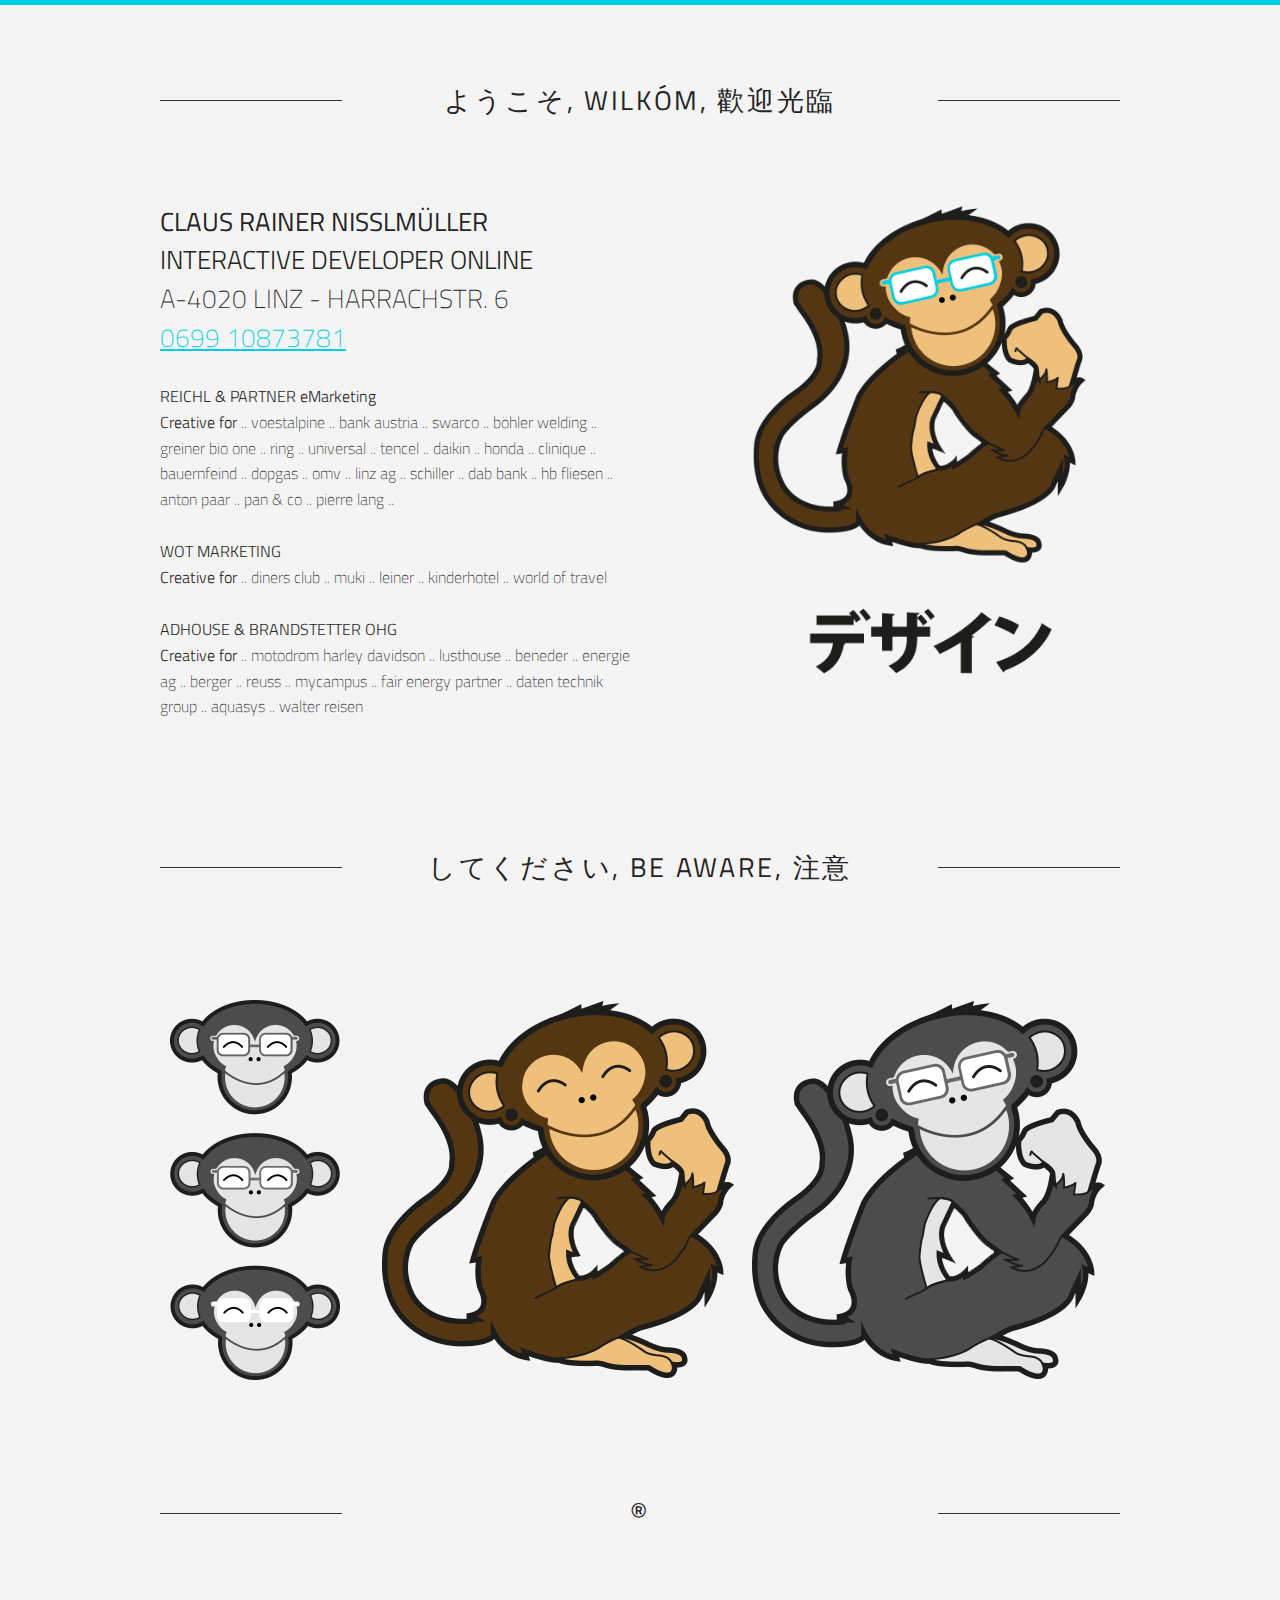
<file: index.html>
<!DOCTYPE html>

<!--[if lt IE 7 ]> <html class="no-js ie6" lang="en"> <![endif]-->
<!--[if IE 7 ]>    <html class="no-js ie7" lang="en"> <![endif]-->
<!--[if IE 8 ]>    <html class="no-js ie8" lang="en"> <![endif]-->
<!--[if (gte IE 9)|!(IE)]><!--> <html class="no-js" lang="en"> <!--<![endif]-->
<head>

<meta charset="utf-8">
<title>ようこそ, Wilkóm, 歡迎光臨</title>
<link rel='shortcut icon' href='/images/favicon.ico'>
<meta name="description" content="">
<meta name="author" content="">

<meta http-equiv="cleartype" content="on">
<meta http-equiv="X-UA-Compatible" content="IE=edge,chrome=1">
<meta name="viewport" content="width=device-width, initial-scale=1.0">

<meta property="og:image" content="http://www.nisslmueller.biz/images/og_image.png">
<meta property="og:image:type" content="image/png">
<meta property="og:image:width" content="800">
<meta property="og:image:height" content="600">
  
<link rel="shortcut icon" href="/link/to/favicon.ico">
<link rel="apple-touch-icon" href="/link/to/apple-touch-icon.png">

<link rel="stylesheet" href="css/example/global.css" media="all">
<link rel="stylesheet" href="css/example/layout.css" media="all and (min-width: 33.236em)">
<link href='http://fonts.googleapis.com/css?family=Quicksand|Josefin+Sans|Titillium+Web:400,600,300,200,200italic,300italic,400italic,600italic' rel='stylesheet' type='text/css'>
<!-- 30em + (1.618em * 2) = 33.236em / Eliminates potential of horizontal scrolling in most cases -->

<!--[if (lt IE 9) & (!IEMobile)]>
<link rel="stylesheet" href="css/example/layout.css" media="all">
<![endif]-->

<script src="js/libs/modernizr-1.7.min.js"></script>
  


</head>

<body>
  
  <div id="container" class="cf">
    
    <article>
      <header>
        
        <br /><h1><span>ようこそ, Wilkóm, 歡迎光臨</span></h1><br /><br />
      </header>

      <div id="main" role="main" class="cf">
        <p class="intro"><span class="c">CLAUS RAINER NISSLMÜLLER</span><br /><span class="b">INTERACTIVE DEVELOPER ONLINE</span><br />A-4020 LINZ - HARRACHSTR. 6<br /><a href="tel:+43069910873781">0699 10873781</a></p> 
 
        <aside> 
          <img src="images/example/500.png" alt="" /> 
        </aside>
        
        <p><span class="b">REICHL & PARTNER eMarketing</span><br /><span class="b">Creative for</span> .. voestalpine .. bank austria .. swarco .. böhler welding .. greiner bio one .. ring .. universal .. tencel .. daikin .. honda .. clinique .. bauernfeind .. dopgas .. omv .. linz ag .. schiller .. dab bank .. hb fliesen .. anton paar .. pan & co .. pierre lang .. </p>     
        <p><span class="b">WOT MARKETING</span><br /><span class="b">Creative for</span> .. diners club .. muki .. leiner .. kinderhotel .. world of travel </p>    
        <p><span class="b">ADHOUSE & BRANDSTETTER OHG</span><br /><span class="b">Creative for</span> .. motodrom harley davidson  .. lusthouse .. beneder .. energie ag .. berger .. reuss .. mycampus .. fair energy partner .. daten technik group .. aquasys .. walter reisen </p>    <br /><br /> 

        <!--<header>
        <br /><h1><span><img src="images/section04.png" /></span></h1><br /><br />
        </header>-->

        <!-- <p><span class="b">What's important in modern WEBDEVELOPMENT and -DESIGN?</span><br />
         <ul>
          <li>The visualization of the content is the first task to think of. Let's do it</li>
          <li>Code and Design is the key of every modern website.</li><li>Live reloading site components and clean frontend styles are present.</li>
          </ul></p>  <aside> 
          <img src="images/example/1.png" alt="" /> 
        </aside>

        <p><span class="b">What can i do for a better web?</span><br />
         <ul>
          <li>Interface Design</li>
          <li>UI/UX Development</li>
          <li>Clean Typography</li>
          <li>Content Management</li>
          <li>Sound Design</li>
          </ul></p> -->

        <!--<header>
        <br /><h1><span><img src="images/section02.png" /></span></h1><br /><br />
        </header>

        <header>
        <br /><h1><span><img src="images/section03.png" /></span></h1><br /><br />
        </header>

        <header>
        <br /><h1><span><img src="images/section04.png" /></span></h1><br /><br />
        </header>  -->

        <header>
        
        <br /><h1><span>してください, BE AWARE, 注意</span></h1><br /><br />
        </header>

      <!--<p class="maximum"><center>«Gutes Design ist innovativ. Gutes Design macht ein Produkt brauchbar. Gutes Design ist ästhetisch. Gutes Design macht ein Produkt verständlich. Gutes Design ist unaufdringlich. Gutes Design ist ehrlich. Gutes Design ...»<br /><br /><br /></center></p>-->

        
        
        
 
        
      
    <!--<footer class="cf"> 
      <p> alt="" /></p> 
    </footer>-->
    
      </div><!-- /main -->
      <div id="ref"><img src="images/example/shimpansee_prev.png"></div>
      <!--<br /><br />
      <div id="ref"><img src="images/timeline.png"></div>-->
      <header>
        <br />
        <br /><h1><span>®</span></h1><br /><br />
        </header>
    </article>
    
  </div><!-- /container -->      
  
</body>

</html>
</file>
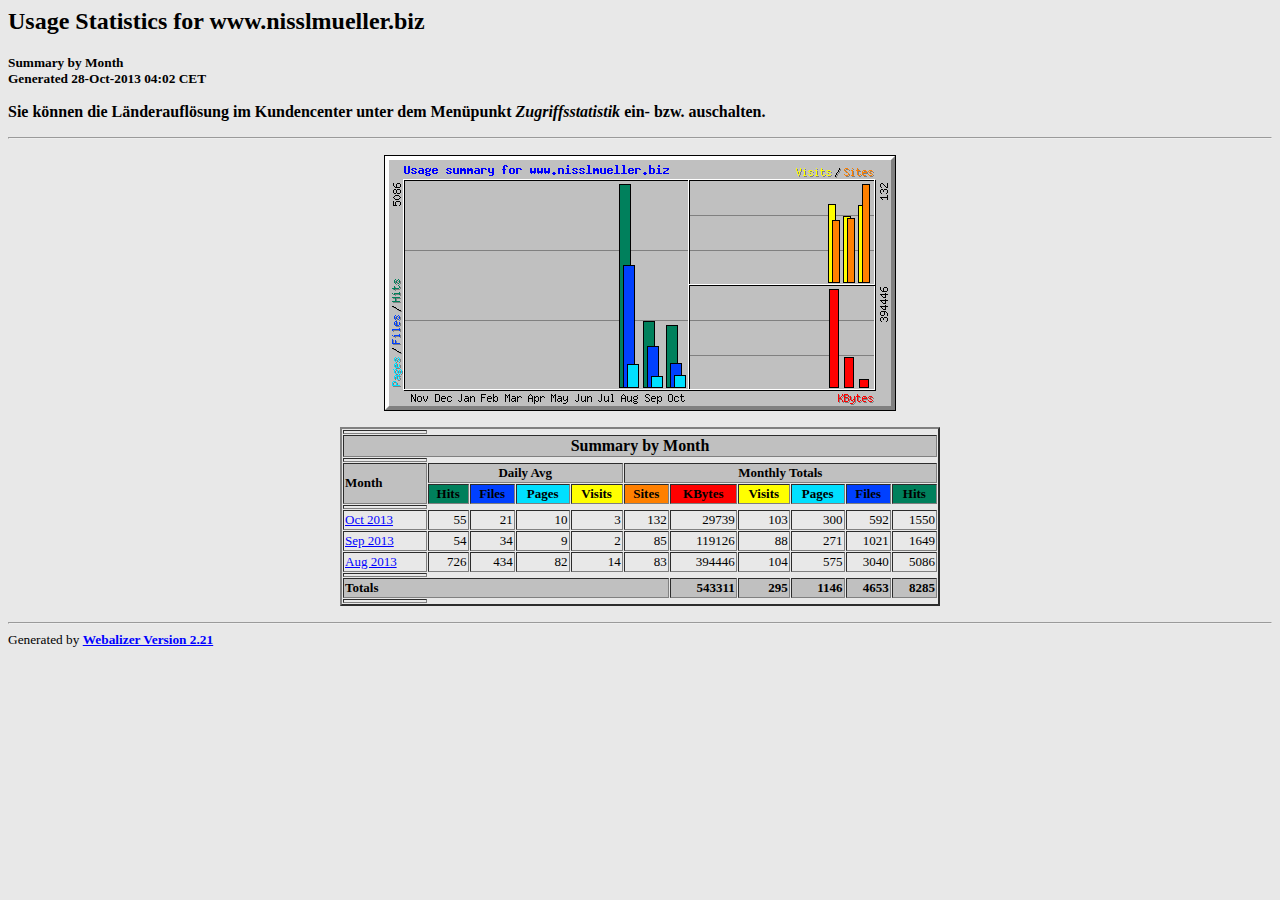
<file: stats/index.html>
<!DOCTYPE HTML PUBLIC "-//W3C//DTD HTML 4.0 Transitional//EN">

<!-- Generated by The Webalizer  Ver. 2.21-02 -->
<!--                                          -->
<!-- Copyright 1997-2009  Bradford L. Barrett -->
<!--                                          -->
<!-- Distributed under the GNU GPL  Version 2 -->
<!--        Full text may be found at:        -->
<!--         http://www.webalizer.org         -->
<!--                                          -->
<!--  Give the power back to the programmers  -->
<!--   Support the Free Software Foundation   -->
<!--           (http://www.fsf.org)           -->
<!--                                          -->
<!-- *** Generated: 28-Oct-2013 04:02 CET *** -->

<HTML lang="en">
<HEAD>
 <TITLE>Usage Statistics for www.nisslmueller.biz - Summary by Month</TITLE>
</HEAD>

<BODY BGCOLOR="#E8E8E8" TEXT="#000000" LINK="#0000FF" VLINK="#FF0000">
<H2>Usage Statistics for www.nisslmueller.biz</H2>
<SMALL><STRONG>
Summary by Month<BR>
Generated 28-Oct-2013 04:02 CET<BR>
</STRONG></SMALL>
<p><b>Sie k&ouml;nnen die L&auml;nderaufl&ouml;sung
im Kundencenter unter dem Men&uuml;punkt
<i>Zugriffsstatistik</i> ein- bzw. auschalten.</b></p>
<CENTER>
<HR>
<P>
<IMG SRC="usage.png" ALT="Usage summary for www.nisslmueller.biz" HEIGHT=256 WIDTH=512><P>
<TABLE WIDTH=600 BORDER=2 CELLSPACING=1 CELLPADDING=1>
<TR><TH HEIGHT=4></TH></TR>
<TR><TH COLSPAN=11 BGCOLOR="#C0C0C0" ALIGN=center>Summary by Month</TH></TR>
<TR><TH HEIGHT=4></TH></TR>
<TR><TH ALIGN=left ROWSPAN=2 BGCOLOR="#C0C0C0"><FONT SIZE="-1">Month</FONT></TH>
<TH ALIGN=center COLSPAN=4 BGCOLOR="#C0C0C0"><FONT SIZE="-1">Daily Avg</FONT></TH>
<TH ALIGN=center COLSPAN=6 BGCOLOR="#C0C0C0"><FONT SIZE="-1">Monthly Totals</FONT></TH></TR>
<TR><TH ALIGN=center BGCOLOR="#00805c"><FONT SIZE="-1">Hits</FONT></TH>
<TH ALIGN=center BGCOLOR="#0040ff"><FONT SIZE="-1">Files</FONT></TH>
<TH ALIGN=center BGCOLOR="#00e0ff"><FONT SIZE="-1">Pages</FONT></TH>
<TH ALIGN=center BGCOLOR="#ffff00"><FONT SIZE="-1">Visits</FONT></TH>
<TH ALIGN=center BGCOLOR="#ff8000"><FONT SIZE="-1">Sites</FONT></TH>
<TH ALIGN=center BGCOLOR="#ff0000"><FONT SIZE="-1">KBytes</FONT></TH>
<TH ALIGN=center BGCOLOR="#ffff00"><FONT SIZE="-1">Visits</FONT></TH>
<TH ALIGN=center BGCOLOR="#00e0ff"><FONT SIZE="-1">Pages</FONT></TH>
<TH ALIGN=center BGCOLOR="#0040ff"><FONT SIZE="-1">Files</FONT></TH>
<TH ALIGN=center BGCOLOR="#00805c"><FONT SIZE="-1">Hits</FONT></TH></TR>
<TR><TH HEIGHT=4></TH></TR>
<TR><TD NOWRAP><A HREF="usage_201310.html"><FONT SIZE="-1">Oct 2013</FONT></A></TD>
<TD ALIGN=right><FONT SIZE="-1">55</FONT></TD>
<TD ALIGN=right><FONT SIZE="-1">21</FONT></TD>
<TD ALIGN=right><FONT SIZE="-1">10</FONT></TD>
<TD ALIGN=right><FONT SIZE="-1">3</FONT></TD>
<TD ALIGN=right><FONT SIZE="-1">132</FONT></TD>
<TD ALIGN=right><FONT SIZE="-1">29739</FONT></TD>
<TD ALIGN=right><FONT SIZE="-1">103</FONT></TD>
<TD ALIGN=right><FONT SIZE="-1">300</FONT></TD>
<TD ALIGN=right><FONT SIZE="-1">592</FONT></TD>
<TD ALIGN=right><FONT SIZE="-1">1550</FONT></TD></TR>
<TR><TD NOWRAP><A HREF="usage_201309.html"><FONT SIZE="-1">Sep 2013</FONT></A></TD>
<TD ALIGN=right><FONT SIZE="-1">54</FONT></TD>
<TD ALIGN=right><FONT SIZE="-1">34</FONT></TD>
<TD ALIGN=right><FONT SIZE="-1">9</FONT></TD>
<TD ALIGN=right><FONT SIZE="-1">2</FONT></TD>
<TD ALIGN=right><FONT SIZE="-1">85</FONT></TD>
<TD ALIGN=right><FONT SIZE="-1">119126</FONT></TD>
<TD ALIGN=right><FONT SIZE="-1">88</FONT></TD>
<TD ALIGN=right><FONT SIZE="-1">271</FONT></TD>
<TD ALIGN=right><FONT SIZE="-1">1021</FONT></TD>
<TD ALIGN=right><FONT SIZE="-1">1649</FONT></TD></TR>
<TR><TD NOWRAP><A HREF="usage_201308.html"><FONT SIZE="-1">Aug 2013</FONT></A></TD>
<TD ALIGN=right><FONT SIZE="-1">726</FONT></TD>
<TD ALIGN=right><FONT SIZE="-1">434</FONT></TD>
<TD ALIGN=right><FONT SIZE="-1">82</FONT></TD>
<TD ALIGN=right><FONT SIZE="-1">14</FONT></TD>
<TD ALIGN=right><FONT SIZE="-1">83</FONT></TD>
<TD ALIGN=right><FONT SIZE="-1">394446</FONT></TD>
<TD ALIGN=right><FONT SIZE="-1">104</FONT></TD>
<TD ALIGN=right><FONT SIZE="-1">575</FONT></TD>
<TD ALIGN=right><FONT SIZE="-1">3040</FONT></TD>
<TD ALIGN=right><FONT SIZE="-1">5086</FONT></TD></TR>
<TR><TH HEIGHT=4></TH></TR>
<TR><TH BGCOLOR="#C0C0C0" COLSPAN=6 ALIGN=left><FONT SIZE="-1">Totals</FONT></TH>
<TH BGCOLOR="#C0C0C0" ALIGN=right><FONT SIZE="-1">543311</FONT></TH>
<TH BGCOLOR="#C0C0C0" ALIGN=right><FONT SIZE="-1">295</FONT></TH>
<TH BGCOLOR="#C0C0C0" ALIGN=right><FONT SIZE="-1">1146</FONT></TH>
<TH BGCOLOR="#C0C0C0" ALIGN=right><FONT SIZE="-1">4653</FONT></TH>
<TH BGCOLOR="#C0C0C0" ALIGN=right><FONT SIZE="-1">8285</FONT></TH></TR>
<TR><TH HEIGHT=4></TH></TR>
</TABLE>
</CENTER>
<P>
<HR>
<TABLE WIDTH="100%" CELLPADDING=0 CELLSPACING=0 BORDER=0>
<TR>
<TD ALIGN=left VALIGN=top>
<SMALL>Generated by
<A HREF="http://www.webalizer.org/"><STRONG>Webalizer Version 2.21</STRONG></A>
</SMALL>
</TD>
</TR>
</TABLE>

<!-- Webalizer Version 2.21-02 (Mod: 13-Jan-2009) -->

</BODY>
</HTML>
</file>
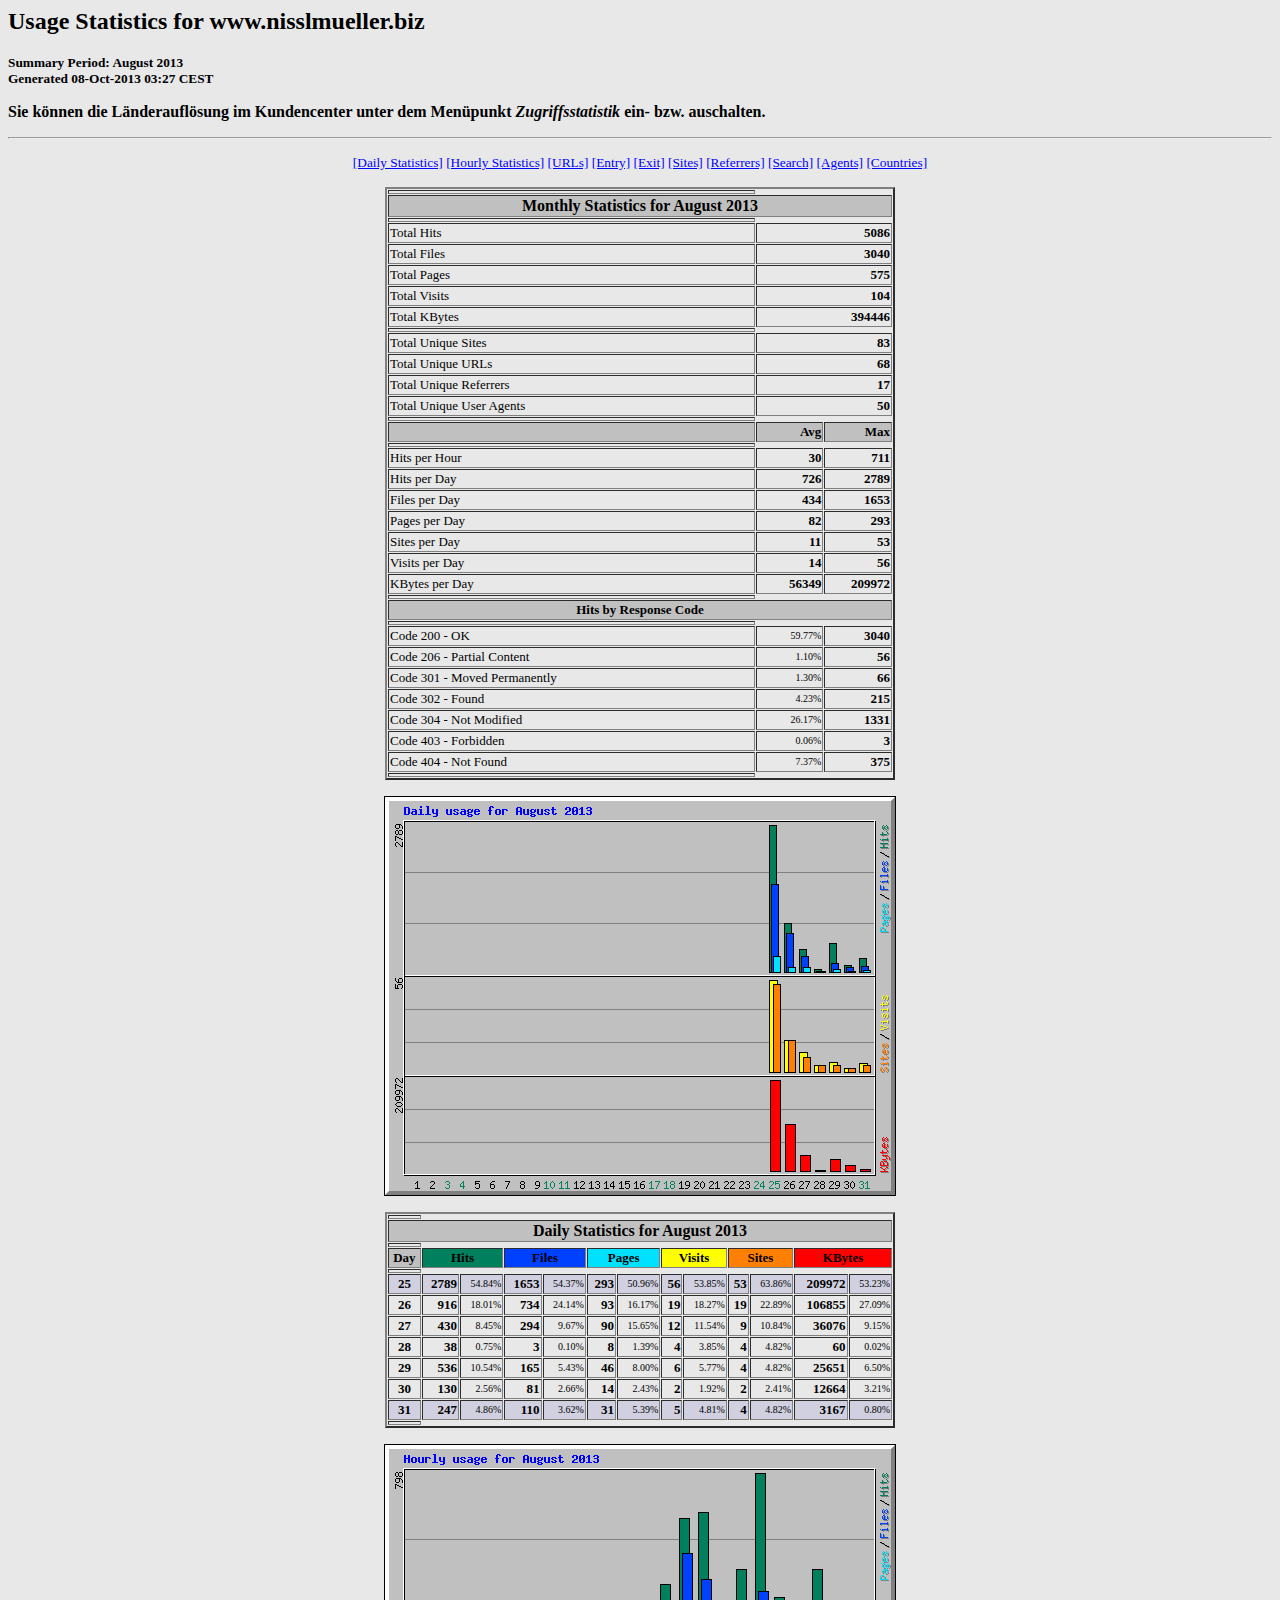
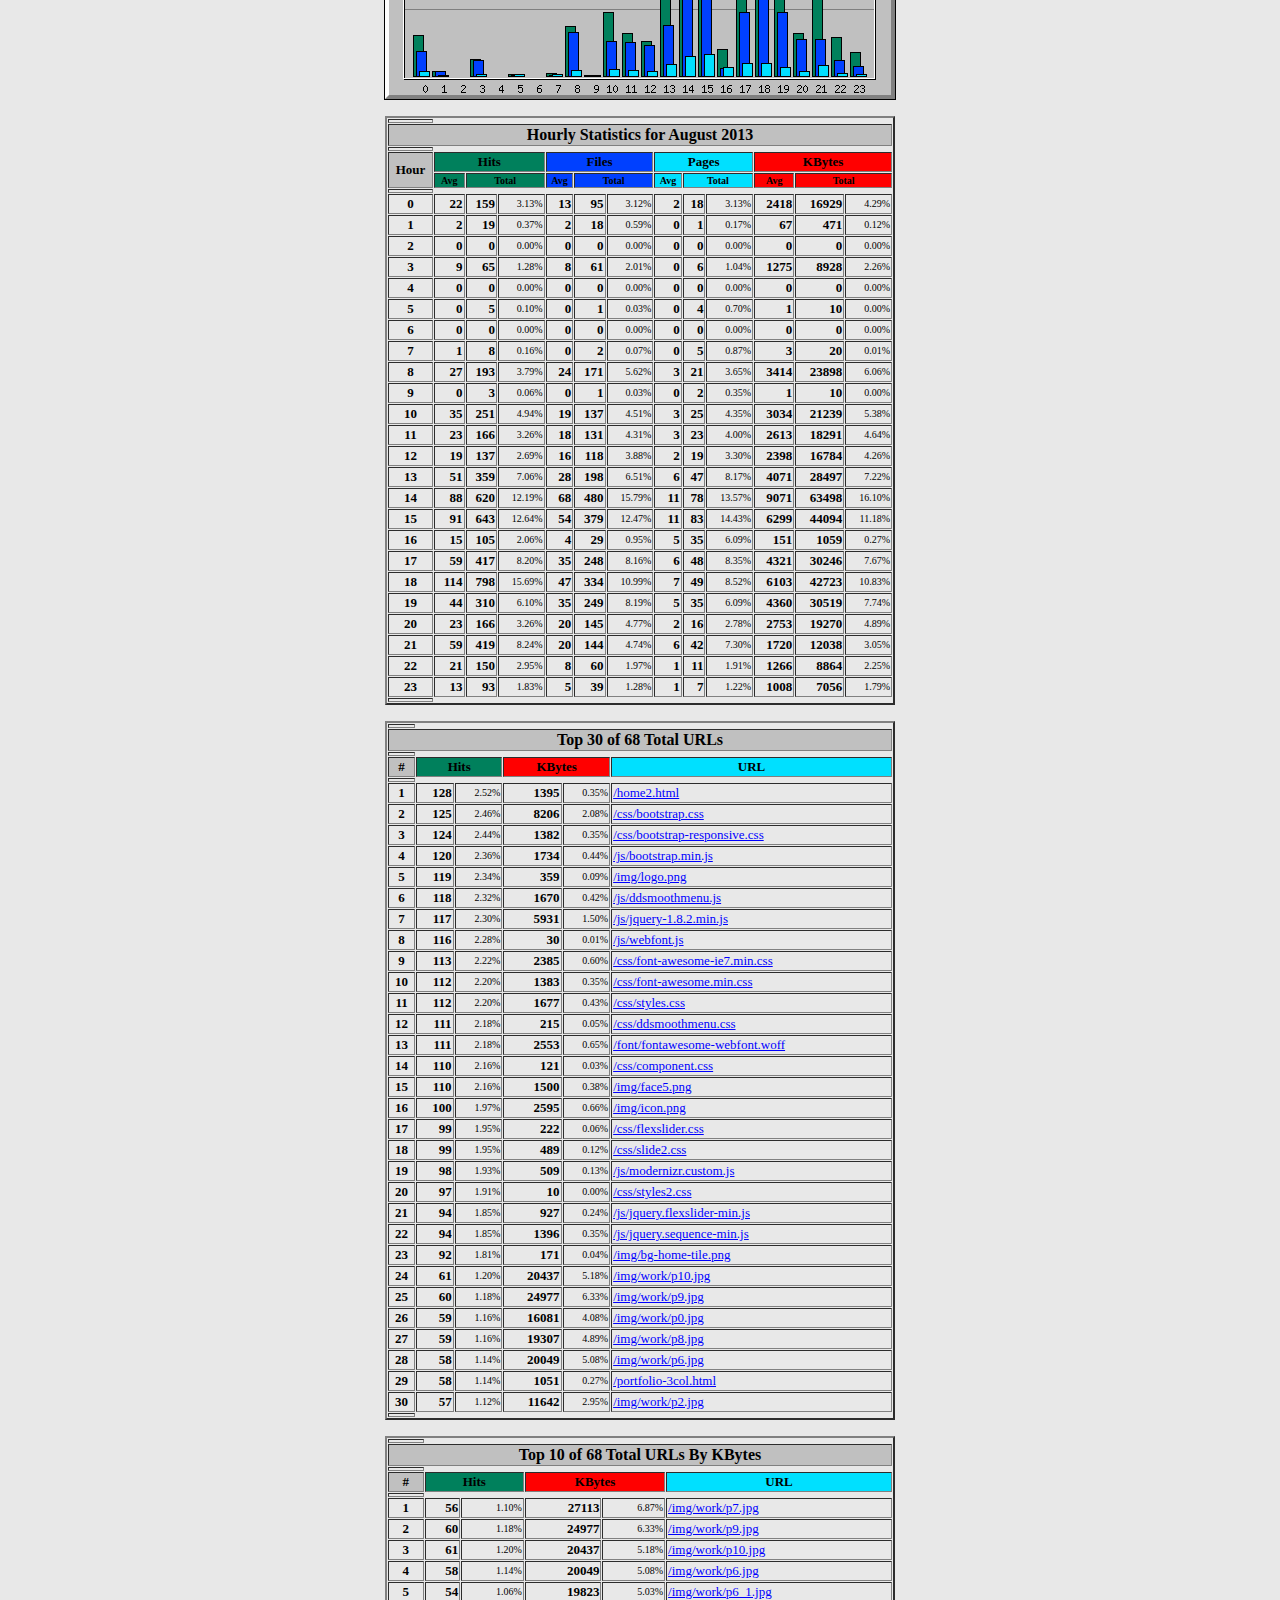
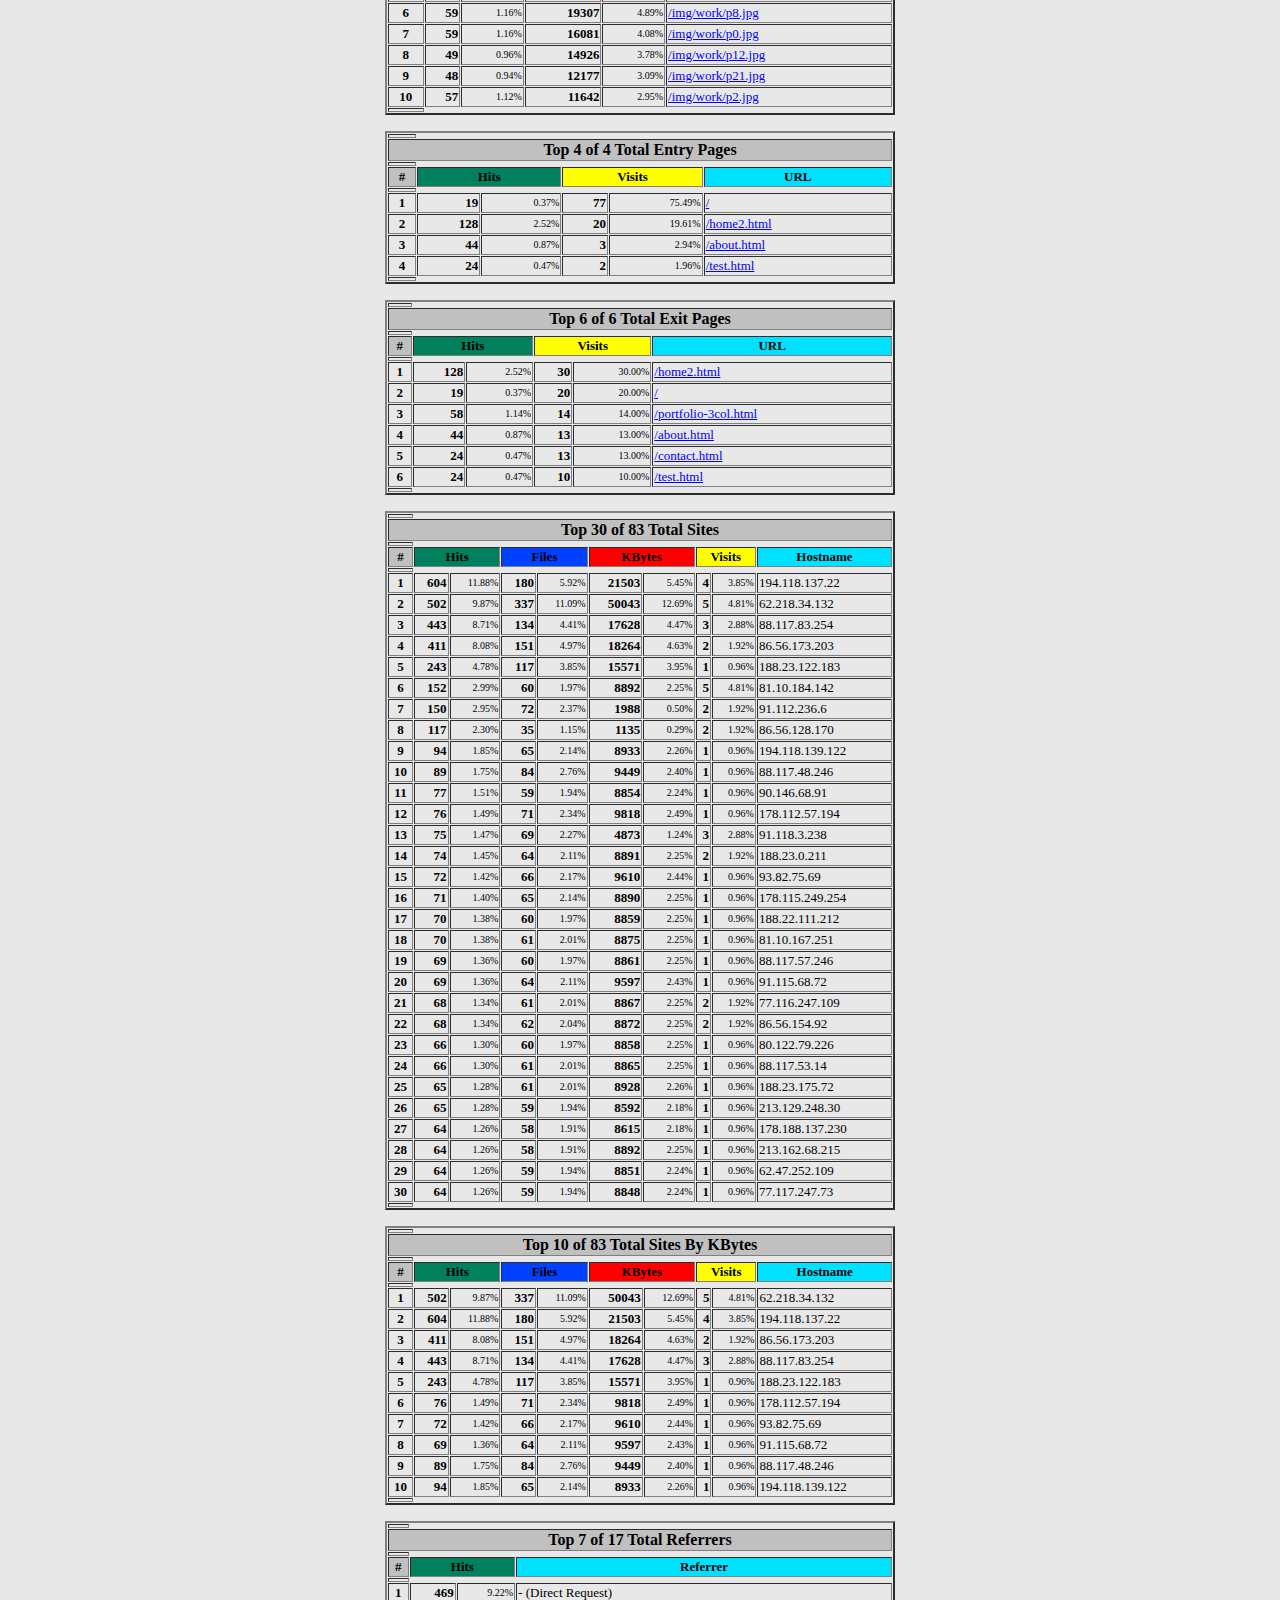
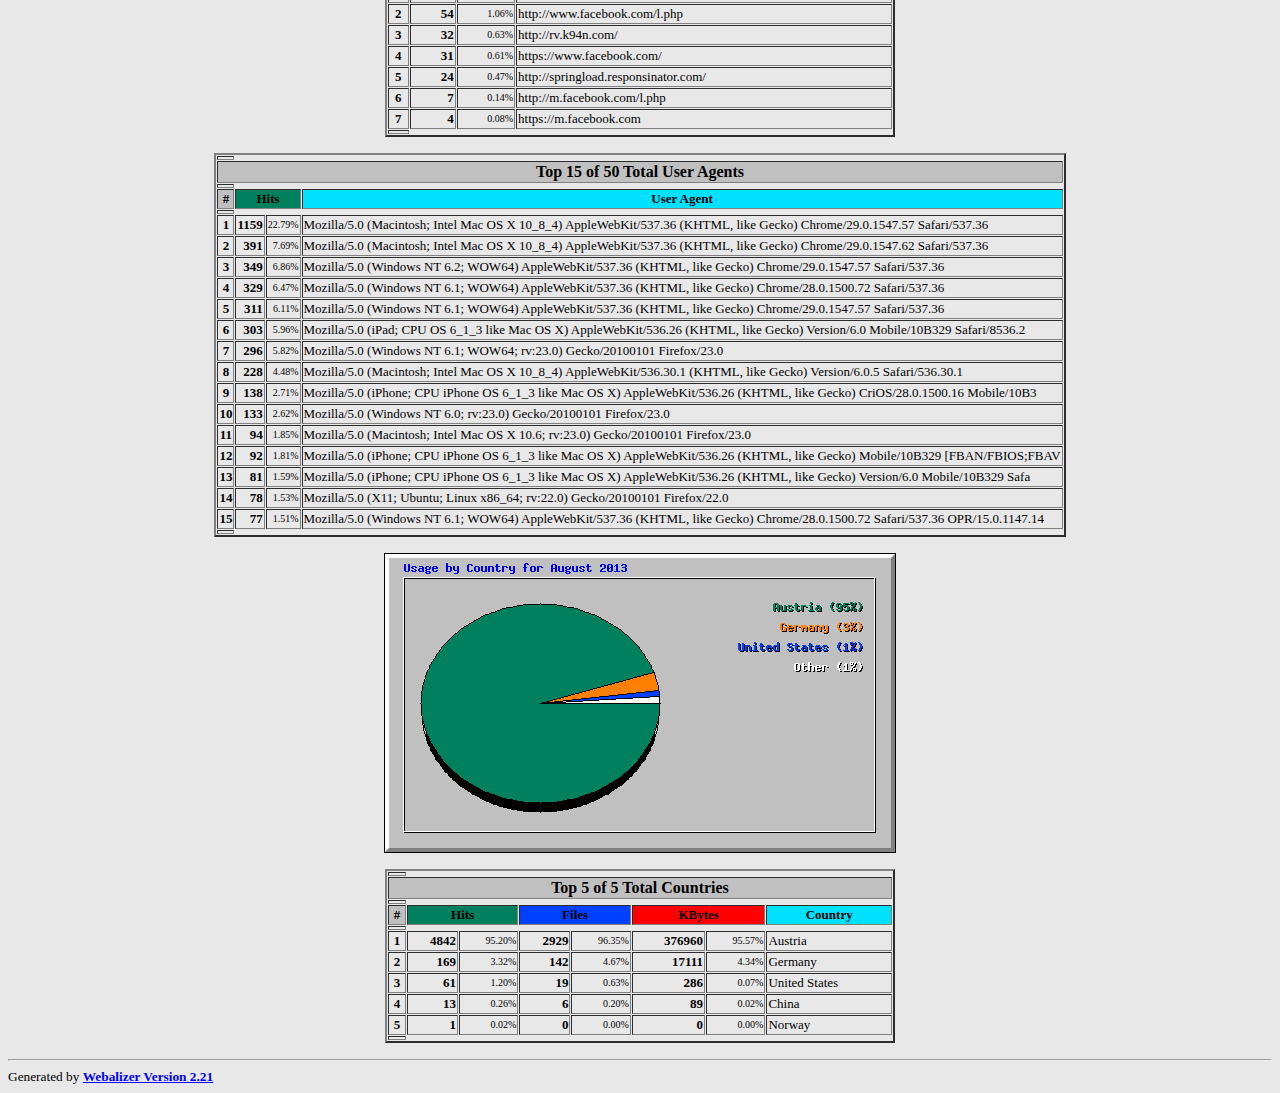
<file: stats/usage_201308.html>
<!DOCTYPE HTML PUBLIC "-//W3C//DTD HTML 4.0 Transitional//EN">

<!-- Generated by The Webalizer  Ver. 2.21-02 -->
<!--                                          -->
<!-- Copyright 1997-2009  Bradford L. Barrett -->
<!--                                          -->
<!-- Distributed under the GNU GPL  Version 2 -->
<!--        Full text may be found at:        -->
<!--         http://www.webalizer.org         -->
<!--                                          -->
<!--  Give the power back to the programmers  -->
<!--   Support the Free Software Foundation   -->
<!--           (http://www.fsf.org)           -->
<!--                                          -->
<!-- *** Generated: 08-Oct-2013 03:27 CEST *** -->

<HTML lang="en">
<HEAD>
 <TITLE>Usage Statistics for www.nisslmueller.biz - August 2013</TITLE>
</HEAD>

<BODY BGCOLOR="#E8E8E8" TEXT="#000000" LINK="#0000FF" VLINK="#FF0000">
<H2>Usage Statistics for www.nisslmueller.biz</H2>
<SMALL><STRONG>
Summary Period: August 2013<BR>
Generated 08-Oct-2013 03:27 CEST<BR>
</STRONG></SMALL>
<p><b>Sie k&ouml;nnen die L&auml;nderaufl&ouml;sung
im Kundencenter unter dem Men&uuml;punkt
<i>Zugriffsstatistik</i> ein- bzw. auschalten.</b></p>
<CENTER>
<HR>
<P>
<SMALL>
<A HREF="#DAYSTATS">[Daily Statistics]</A>
<A HREF="#HOURSTATS">[Hourly Statistics]</A>
<A HREF="#TOPURLS">[URLs]</A>
<A HREF="#TOPENTRY">[Entry]</A>
<A HREF="#TOPEXIT">[Exit]</A>
<A HREF="#TOPSITES">[Sites]</A>
<A HREF="#TOPREFS">[Referrers]</A>
<A HREF="#TOPSEARCH">[Search]</A>
<A HREF="#TOPAGENTS">[Agents]</A>
<A HREF="#TOPCTRYS">[Countries]</A>
</SMALL>
<P>
<TABLE WIDTH=510 BORDER=2 CELLSPACING=1 CELLPADDING=1>
<TR><TH HEIGHT=4></TH></TR>
<TR><TH COLSPAN=3 ALIGN=center BGCOLOR="#C0C0C0">Monthly Statistics for August 2013</TH></TR>
<TR><TH HEIGHT=4></TH></TR>
<TR><TD WIDTH=380><FONT SIZE="-1">Total Hits</FONT></TD>
<TD ALIGN=right COLSPAN=2><FONT SIZE="-1"><B>5086</B></FONT></TD></TR>
<TR><TD WIDTH=380><FONT SIZE="-1">Total Files</FONT></TD>
<TD ALIGN=right COLSPAN=2><FONT SIZE="-1"><B>3040</B></FONT></TD></TR>
<TR><TD WIDTH=380><FONT SIZE="-1">Total Pages</FONT></TD>
<TD ALIGN=right COLSPAN=2><FONT SIZE="-1"><B>575</B></FONT></TD></TR>
<TR><TD WIDTH=380><FONT SIZE="-1">Total Visits</FONT></TD>
<TD ALIGN=right COLSPAN=2><FONT SIZE="-1"><B>104</B></FONT></TD></TR>
<TR><TD WIDTH=380><FONT SIZE="-1">Total KBytes</FONT></TD>
<TD ALIGN=right COLSPAN=2><FONT SIZE="-1"><B>394446</B></FONT></TD></TR>
<TR><TH HEIGHT=4></TH></TR>
<TR><TD WIDTH=380><FONT SIZE="-1">Total Unique Sites</FONT></TD>
<TD ALIGN=right COLSPAN=2><FONT SIZE="-1"><B>83</B></FONT></TD></TR>
<TR><TD WIDTH=380><FONT SIZE="-1">Total Unique URLs</FONT></TD>
<TD ALIGN=right COLSPAN=2><FONT SIZE="-1"><B>68</B></FONT></TD></TR>
<TR><TD WIDTH=380><FONT SIZE="-1">Total Unique Referrers</FONT></TD>
<TD ALIGN=right COLSPAN=2><FONT SIZE="-1"><B>17</B></FONT></TD></TR>
<TR><TD WIDTH=380><FONT SIZE="-1">Total Unique User Agents</FONT></TD>
<TD ALIGN=right COLSPAN=2><FONT SIZE="-1"><B>50</B></FONT></TD></TR>
<TR><TH HEIGHT=4></TH></TR>
<TR><TH WIDTH=380 BGCOLOR="#C0C0C0"><FONT SIZE=-1 COLOR="#C0C0C0">.</FONT></TH>
<TH WIDTH=65 BGCOLOR="#C0C0C0" ALIGN=right><FONT SIZE=-1>Avg </FONT></TH>
<TH WIDTH=65 BGCOLOR="#C0C0C0" ALIGN=right><FONT SIZE=-1>Max </FONT></TH></TR>
<TR><TH HEIGHT=4></TH></TR>
<TR><TD><FONT SIZE="-1">Hits per Hour</FONT></TD>
<TD ALIGN=right WIDTH=65><FONT SIZE="-1"><B>30</B></FONT></TD>
<TD WIDTH=65 ALIGN=right><FONT SIZE=-1><B>711</B></FONT></TD></TR>
<TR><TD><FONT SIZE="-1">Hits per Day</FONT></TD>
<TD ALIGN=right WIDTH=65><FONT SIZE="-1"><B>726</B></FONT></TD>
<TD WIDTH=65 ALIGN=right><FONT SIZE=-1><B>2789</B></FONT></TD></TR>
<TR><TD><FONT SIZE="-1">Files per Day</FONT></TD>
<TD ALIGN=right WIDTH=65><FONT SIZE="-1"><B>434</B></FONT></TD>
<TD WIDTH=65 ALIGN=right><FONT SIZE=-1><B>1653</B></FONT></TD></TR>
<TR><TD><FONT SIZE="-1">Pages per Day</FONT></TD>
<TD ALIGN=right WIDTH=65><FONT SIZE="-1"><B>82</B></FONT></TD>
<TD WIDTH=65 ALIGN=right><FONT SIZE=-1><B>293</B></FONT></TD></TR>
<TR><TD><FONT SIZE="-1">Sites per Day</FONT></TD>
<TD ALIGN=right WIDTH=65><FONT SIZE="-1"><B>11</B></FONT></TD>
<TD WIDTH=65 ALIGN=right><FONT SIZE=-1><B>53</B></FONT></TD></TR>
<TR><TD><FONT SIZE="-1">Visits per Day</FONT></TD>
<TD ALIGN=right WIDTH=65><FONT SIZE="-1"><B>14</B></FONT></TD>
<TD WIDTH=65 ALIGN=right><FONT SIZE=-1><B>56</B></FONT></TD></TR>
<TR><TD><FONT SIZE="-1">KBytes per Day</FONT></TD>
<TD ALIGN=right WIDTH=65><FONT SIZE="-1"><B>56349</B></FONT></TD>
<TD WIDTH=65 ALIGN=right><FONT SIZE=-1><B>209972</B></FONT></TD></TR>
<TR><TH HEIGHT=4></TH></TR>
<TR><TH COLSPAN=3 ALIGN=center BGCOLOR="#C0C0C0">
<FONT SIZE="-1">Hits by Response Code</FONT></TH></TR>
<TR><TH HEIGHT=4></TH></TR>
<TR><TD><FONT SIZE="-1">Code 200 - OK</FONT></TD>
<TD ALIGN=right><FONT SIZE="-2">59.77%</FONT></TD>
<TD ALIGN=right><FONT SIZE="-1"><B>3040</B></FONT></TD></TR>
<TR><TD><FONT SIZE="-1">Code 206 - Partial Content</FONT></TD>
<TD ALIGN=right><FONT SIZE="-2">1.10%</FONT></TD>
<TD ALIGN=right><FONT SIZE="-1"><B>56</B></FONT></TD></TR>
<TR><TD><FONT SIZE="-1">Code 301 - Moved Permanently</FONT></TD>
<TD ALIGN=right><FONT SIZE="-2">1.30%</FONT></TD>
<TD ALIGN=right><FONT SIZE="-1"><B>66</B></FONT></TD></TR>
<TR><TD><FONT SIZE="-1">Code 302 - Found</FONT></TD>
<TD ALIGN=right><FONT SIZE="-2">4.23%</FONT></TD>
<TD ALIGN=right><FONT SIZE="-1"><B>215</B></FONT></TD></TR>
<TR><TD><FONT SIZE="-1">Code 304 - Not Modified</FONT></TD>
<TD ALIGN=right><FONT SIZE="-2">26.17%</FONT></TD>
<TD ALIGN=right><FONT SIZE="-1"><B>1331</B></FONT></TD></TR>
<TR><TD><FONT SIZE="-1">Code 403 - Forbidden</FONT></TD>
<TD ALIGN=right><FONT SIZE="-2">0.06%</FONT></TD>
<TD ALIGN=right><FONT SIZE="-1"><B>3</B></FONT></TD></TR>
<TR><TD><FONT SIZE="-1">Code 404 - Not Found</FONT></TD>
<TD ALIGN=right><FONT SIZE="-2">7.37%</FONT></TD>
<TD ALIGN=right><FONT SIZE="-1"><B>375</B></FONT></TD></TR>
<TR><TH HEIGHT=4></TH></TR>
</TABLE>
<P>
<A NAME="DAYSTATS"></A>
<IMG SRC="daily_usage_201308.png" ALT="Daily usage for August 2013" HEIGHT=400 WIDTH=512><P>
<TABLE WIDTH=510 BORDER=2 CELLSPACING=1 CELLPADDING=1>
<TR><TH HEIGHT=4></TH></TR>
<TR><TH BGCOLOR="#C0C0C0" COLSPAN=13 ALIGN=center>Daily Statistics for August 2013</TH></TR>
<TR><TH HEIGHT=4></TH></TR>
<TR><TH ALIGN=center BGCOLOR="#C0C0C0"><FONT SIZE="-1">Day</FONT></TH>
<TH ALIGN=center BGCOLOR="#00805c" COLSPAN=2><FONT SIZE="-1">Hits</FONT></TH>
<TH ALIGN=center BGCOLOR="#0040ff" COLSPAN=2><FONT SIZE="-1">Files</FONT></TH>
<TH ALIGN=center BGCOLOR="#00e0ff" COLSPAN=2><FONT SIZE="-1">Pages</FONT></TH>
<TH ALIGN=center BGCOLOR="#ffff00" COLSPAN=2><FONT SIZE="-1">Visits</FONT></TH>
<TH ALIGN=center BGCOLOR="#ff8000" COLSPAN=2><FONT SIZE="-1">Sites</FONT></TH>
<TH ALIGN=center BGCOLOR="#ff0000" COLSPAN=2><FONT SIZE="-1">KBytes</FONT></TH></TR>
<TR><TH HEIGHT=4></TH></TR>
<TR BGCOLOR="#D0D0E0"><TD ALIGN=center><FONT SIZE="-1"><B>25</B></FONT></TD>
<TD ALIGN=right><FONT SIZE="-1"><B>2789</B></FONT></TD>
<TD ALIGN=right><FONT SIZE="-2">54.84%</FONT></TD>
<TD ALIGN=right><FONT SIZE="-1"><B>1653</B></FONT></TD>
<TD ALIGN=right><FONT SIZE="-2">54.37%</FONT></TD>
<TD ALIGN=right><FONT SIZE="-1"><B>293</B></FONT></TD>
<TD ALIGN=right><FONT SIZE="-2">50.96%</FONT></TD>
<TD ALIGN=right><FONT SIZE="-1"><B>56</B></FONT></TD>
<TD ALIGN=right><FONT SIZE="-2">53.85%</FONT></TD>
<TD ALIGN=right><FONT SIZE="-1"><B>53</B></FONT></TD>
<TD ALIGN=right><FONT SIZE="-2">63.86%</FONT></TD>
<TD ALIGN=right><FONT SIZE="-1"><B>209972</B></FONT></TD>
<TD ALIGN=right><FONT SIZE="-2">53.23%</FONT></TD></TR>
<TR><TD ALIGN=center><FONT SIZE="-1"><B>26</B></FONT></TD>
<TD ALIGN=right><FONT SIZE="-1"><B>916</B></FONT></TD>
<TD ALIGN=right><FONT SIZE="-2">18.01%</FONT></TD>
<TD ALIGN=right><FONT SIZE="-1"><B>734</B></FONT></TD>
<TD ALIGN=right><FONT SIZE="-2">24.14%</FONT></TD>
<TD ALIGN=right><FONT SIZE="-1"><B>93</B></FONT></TD>
<TD ALIGN=right><FONT SIZE="-2">16.17%</FONT></TD>
<TD ALIGN=right><FONT SIZE="-1"><B>19</B></FONT></TD>
<TD ALIGN=right><FONT SIZE="-2">18.27%</FONT></TD>
<TD ALIGN=right><FONT SIZE="-1"><B>19</B></FONT></TD>
<TD ALIGN=right><FONT SIZE="-2">22.89%</FONT></TD>
<TD ALIGN=right><FONT SIZE="-1"><B>106855</B></FONT></TD>
<TD ALIGN=right><FONT SIZE="-2">27.09%</FONT></TD></TR>
<TR><TD ALIGN=center><FONT SIZE="-1"><B>27</B></FONT></TD>
<TD ALIGN=right><FONT SIZE="-1"><B>430</B></FONT></TD>
<TD ALIGN=right><FONT SIZE="-2">8.45%</FONT></TD>
<TD ALIGN=right><FONT SIZE="-1"><B>294</B></FONT></TD>
<TD ALIGN=right><FONT SIZE="-2">9.67%</FONT></TD>
<TD ALIGN=right><FONT SIZE="-1"><B>90</B></FONT></TD>
<TD ALIGN=right><FONT SIZE="-2">15.65%</FONT></TD>
<TD ALIGN=right><FONT SIZE="-1"><B>12</B></FONT></TD>
<TD ALIGN=right><FONT SIZE="-2">11.54%</FONT></TD>
<TD ALIGN=right><FONT SIZE="-1"><B>9</B></FONT></TD>
<TD ALIGN=right><FONT SIZE="-2">10.84%</FONT></TD>
<TD ALIGN=right><FONT SIZE="-1"><B>36076</B></FONT></TD>
<TD ALIGN=right><FONT SIZE="-2">9.15%</FONT></TD></TR>
<TR><TD ALIGN=center><FONT SIZE="-1"><B>28</B></FONT></TD>
<TD ALIGN=right><FONT SIZE="-1"><B>38</B></FONT></TD>
<TD ALIGN=right><FONT SIZE="-2">0.75%</FONT></TD>
<TD ALIGN=right><FONT SIZE="-1"><B>3</B></FONT></TD>
<TD ALIGN=right><FONT SIZE="-2">0.10%</FONT></TD>
<TD ALIGN=right><FONT SIZE="-1"><B>8</B></FONT></TD>
<TD ALIGN=right><FONT SIZE="-2">1.39%</FONT></TD>
<TD ALIGN=right><FONT SIZE="-1"><B>4</B></FONT></TD>
<TD ALIGN=right><FONT SIZE="-2">3.85%</FONT></TD>
<TD ALIGN=right><FONT SIZE="-1"><B>4</B></FONT></TD>
<TD ALIGN=right><FONT SIZE="-2">4.82%</FONT></TD>
<TD ALIGN=right><FONT SIZE="-1"><B>60</B></FONT></TD>
<TD ALIGN=right><FONT SIZE="-2">0.02%</FONT></TD></TR>
<TR><TD ALIGN=center><FONT SIZE="-1"><B>29</B></FONT></TD>
<TD ALIGN=right><FONT SIZE="-1"><B>536</B></FONT></TD>
<TD ALIGN=right><FONT SIZE="-2">10.54%</FONT></TD>
<TD ALIGN=right><FONT SIZE="-1"><B>165</B></FONT></TD>
<TD ALIGN=right><FONT SIZE="-2">5.43%</FONT></TD>
<TD ALIGN=right><FONT SIZE="-1"><B>46</B></FONT></TD>
<TD ALIGN=right><FONT SIZE="-2">8.00%</FONT></TD>
<TD ALIGN=right><FONT SIZE="-1"><B>6</B></FONT></TD>
<TD ALIGN=right><FONT SIZE="-2">5.77%</FONT></TD>
<TD ALIGN=right><FONT SIZE="-1"><B>4</B></FONT></TD>
<TD ALIGN=right><FONT SIZE="-2">4.82%</FONT></TD>
<TD ALIGN=right><FONT SIZE="-1"><B>25651</B></FONT></TD>
<TD ALIGN=right><FONT SIZE="-2">6.50%</FONT></TD></TR>
<TR><TD ALIGN=center><FONT SIZE="-1"><B>30</B></FONT></TD>
<TD ALIGN=right><FONT SIZE="-1"><B>130</B></FONT></TD>
<TD ALIGN=right><FONT SIZE="-2">2.56%</FONT></TD>
<TD ALIGN=right><FONT SIZE="-1"><B>81</B></FONT></TD>
<TD ALIGN=right><FONT SIZE="-2">2.66%</FONT></TD>
<TD ALIGN=right><FONT SIZE="-1"><B>14</B></FONT></TD>
<TD ALIGN=right><FONT SIZE="-2">2.43%</FONT></TD>
<TD ALIGN=right><FONT SIZE="-1"><B>2</B></FONT></TD>
<TD ALIGN=right><FONT SIZE="-2">1.92%</FONT></TD>
<TD ALIGN=right><FONT SIZE="-1"><B>2</B></FONT></TD>
<TD ALIGN=right><FONT SIZE="-2">2.41%</FONT></TD>
<TD ALIGN=right><FONT SIZE="-1"><B>12664</B></FONT></TD>
<TD ALIGN=right><FONT SIZE="-2">3.21%</FONT></TD></TR>
<TR BGCOLOR="#D0D0E0"><TD ALIGN=center><FONT SIZE="-1"><B>31</B></FONT></TD>
<TD ALIGN=right><FONT SIZE="-1"><B>247</B></FONT></TD>
<TD ALIGN=right><FONT SIZE="-2">4.86%</FONT></TD>
<TD ALIGN=right><FONT SIZE="-1"><B>110</B></FONT></TD>
<TD ALIGN=right><FONT SIZE="-2">3.62%</FONT></TD>
<TD ALIGN=right><FONT SIZE="-1"><B>31</B></FONT></TD>
<TD ALIGN=right><FONT SIZE="-2">5.39%</FONT></TD>
<TD ALIGN=right><FONT SIZE="-1"><B>5</B></FONT></TD>
<TD ALIGN=right><FONT SIZE="-2">4.81%</FONT></TD>
<TD ALIGN=right><FONT SIZE="-1"><B>4</B></FONT></TD>
<TD ALIGN=right><FONT SIZE="-2">4.82%</FONT></TD>
<TD ALIGN=right><FONT SIZE="-1"><B>3167</B></FONT></TD>
<TD ALIGN=right><FONT SIZE="-2">0.80%</FONT></TD></TR>
<TR><TH HEIGHT=4></TH></TR>
</TABLE>
<P>
<A NAME="HOURSTATS"></A>
<IMG SRC="hourly_usage_201308.png" ALT="Hourly usage for August 2013" HEIGHT=256 WIDTH=512><P>
<TABLE WIDTH=510 BORDER=2 CELLSPACING=1 CELLPADDING=1>
<TR><TH HEIGHT=4></TH></TR>
<TR><TH BGCOLOR="#C0C0C0" COLSPAN=13 ALIGN=center>Hourly Statistics for August 2013</TH></TR>
<TR><TH HEIGHT=4></TH></TR>
<TR><TH ALIGN=center ROWSPAN=2 BGCOLOR="#C0C0C0"><FONT SIZE="-1">Hour</FONT></TH>
<TH ALIGN=center BGCOLOR="#00805c" COLSPAN=3><FONT SIZE="-1">Hits</FONT></TH>
<TH ALIGN=center BGCOLOR="#0040ff" COLSPAN=3><FONT SIZE="-1">Files</FONT></TH>
<TH ALIGN=center BGCOLOR="#00e0ff" COLSPAN=3><FONT SIZE="-1">Pages</FONT></TH>
<TH ALIGN=center BGCOLOR="#ff0000" COLSPAN=3><FONT SIZE="-1">KBytes</FONT></TH></TR>
<TR><TH ALIGN=center BGCOLOR="#00805c"><FONT SIZE="-2">Avg</FONT></TH>
<TH ALIGN=center BGCOLOR="#00805c" COLSPAN=2><FONT SIZE="-2">Total</FONT></TH>
<TH ALIGN=center BGCOLOR="#0040ff"><FONT SIZE="-2">Avg</FONT></TH>
<TH ALIGN=center BGCOLOR="#0040ff" COLSPAN=2><FONT SIZE="-2">Total</FONT></TH>
<TH ALIGN=center BGCOLOR="#00e0ff"><FONT SIZE="-2">Avg</FONT></TH>
<TH ALIGN=center BGCOLOR="#00e0ff" COLSPAN=2><FONT SIZE="-2">Total</FONT></TH>
<TH ALIGN=center BGCOLOR="#ff0000"><FONT SIZE="-2">Avg</FONT></TH>
<TH ALIGN=center BGCOLOR="#ff0000" COLSPAN=2><FONT SIZE="-2">Total</FONT></TH></TR>
<TR><TH HEIGHT=4></TH></TR>
<TR><TD ALIGN=center><FONT SIZE="-1"><B>0</B></FONT></TD>
<TD ALIGN=right><FONT SIZE="-1"><B>22</B></FONT></TD>
<TD ALIGN=right><FONT SIZE="-1"><B>159</B></FONT></TD>
<TD ALIGN=right><FONT SIZE="-2">3.13%</FONT></TD>
<TD ALIGN=right><FONT SIZE="-1"><B>13</B></FONT></TD>
<TD ALIGN=right><FONT SIZE="-1"><B>95</B></FONT></TD>
<TD ALIGN=right><FONT SIZE="-2">3.12%</FONT></TD>
<TD ALIGN=right><FONT SIZE="-1"><B>2</B></FONT></TD>
<TD ALIGN=right><FONT SIZE="-1"><B>18</B></FONT></TD>
<TD ALIGN=right><FONT SIZE="-2">3.13%</FONT></TD>
<TD ALIGN=right><FONT SIZE="-1"><B>2418</B></FONT></TD>
<TD ALIGN=right><FONT SIZE="-1"><B>16929</B></FONT></TD>
<TD ALIGN=right><FONT SIZE="-2">4.29%</FONT></TD></TR>
<TR><TD ALIGN=center><FONT SIZE="-1"><B>1</B></FONT></TD>
<TD ALIGN=right><FONT SIZE="-1"><B>2</B></FONT></TD>
<TD ALIGN=right><FONT SIZE="-1"><B>19</B></FONT></TD>
<TD ALIGN=right><FONT SIZE="-2">0.37%</FONT></TD>
<TD ALIGN=right><FONT SIZE="-1"><B>2</B></FONT></TD>
<TD ALIGN=right><FONT SIZE="-1"><B>18</B></FONT></TD>
<TD ALIGN=right><FONT SIZE="-2">0.59%</FONT></TD>
<TD ALIGN=right><FONT SIZE="-1"><B>0</B></FONT></TD>
<TD ALIGN=right><FONT SIZE="-1"><B>1</B></FONT></TD>
<TD ALIGN=right><FONT SIZE="-2">0.17%</FONT></TD>
<TD ALIGN=right><FONT SIZE="-1"><B>67</B></FONT></TD>
<TD ALIGN=right><FONT SIZE="-1"><B>471</B></FONT></TD>
<TD ALIGN=right><FONT SIZE="-2">0.12%</FONT></TD></TR>
<TR><TD ALIGN=center><FONT SIZE="-1"><B>2</B></FONT></TD>
<TD ALIGN=right><FONT SIZE="-1"><B>0</B></FONT></TD>
<TD ALIGN=right><FONT SIZE="-1"><B>0</B></FONT></TD>
<TD ALIGN=right><FONT SIZE="-2">0.00%</FONT></TD>
<TD ALIGN=right><FONT SIZE="-1"><B>0</B></FONT></TD>
<TD ALIGN=right><FONT SIZE="-1"><B>0</B></FONT></TD>
<TD ALIGN=right><FONT SIZE="-2">0.00%</FONT></TD>
<TD ALIGN=right><FONT SIZE="-1"><B>0</B></FONT></TD>
<TD ALIGN=right><FONT SIZE="-1"><B>0</B></FONT></TD>
<TD ALIGN=right><FONT SIZE="-2">0.00%</FONT></TD>
<TD ALIGN=right><FONT SIZE="-1"><B>0</B></FONT></TD>
<TD ALIGN=right><FONT SIZE="-1"><B>0</B></FONT></TD>
<TD ALIGN=right><FONT SIZE="-2">0.00%</FONT></TD></TR>
<TR><TD ALIGN=center><FONT SIZE="-1"><B>3</B></FONT></TD>
<TD ALIGN=right><FONT SIZE="-1"><B>9</B></FONT></TD>
<TD ALIGN=right><FONT SIZE="-1"><B>65</B></FONT></TD>
<TD ALIGN=right><FONT SIZE="-2">1.28%</FONT></TD>
<TD ALIGN=right><FONT SIZE="-1"><B>8</B></FONT></TD>
<TD ALIGN=right><FONT SIZE="-1"><B>61</B></FONT></TD>
<TD ALIGN=right><FONT SIZE="-2">2.01%</FONT></TD>
<TD ALIGN=right><FONT SIZE="-1"><B>0</B></FONT></TD>
<TD ALIGN=right><FONT SIZE="-1"><B>6</B></FONT></TD>
<TD ALIGN=right><FONT SIZE="-2">1.04%</FONT></TD>
<TD ALIGN=right><FONT SIZE="-1"><B>1275</B></FONT></TD>
<TD ALIGN=right><FONT SIZE="-1"><B>8928</B></FONT></TD>
<TD ALIGN=right><FONT SIZE="-2">2.26%</FONT></TD></TR>
<TR><TD ALIGN=center><FONT SIZE="-1"><B>4</B></FONT></TD>
<TD ALIGN=right><FONT SIZE="-1"><B>0</B></FONT></TD>
<TD ALIGN=right><FONT SIZE="-1"><B>0</B></FONT></TD>
<TD ALIGN=right><FONT SIZE="-2">0.00%</FONT></TD>
<TD ALIGN=right><FONT SIZE="-1"><B>0</B></FONT></TD>
<TD ALIGN=right><FONT SIZE="-1"><B>0</B></FONT></TD>
<TD ALIGN=right><FONT SIZE="-2">0.00%</FONT></TD>
<TD ALIGN=right><FONT SIZE="-1"><B>0</B></FONT></TD>
<TD ALIGN=right><FONT SIZE="-1"><B>0</B></FONT></TD>
<TD ALIGN=right><FONT SIZE="-2">0.00%</FONT></TD>
<TD ALIGN=right><FONT SIZE="-1"><B>0</B></FONT></TD>
<TD ALIGN=right><FONT SIZE="-1"><B>0</B></FONT></TD>
<TD ALIGN=right><FONT SIZE="-2">0.00%</FONT></TD></TR>
<TR><TD ALIGN=center><FONT SIZE="-1"><B>5</B></FONT></TD>
<TD ALIGN=right><FONT SIZE="-1"><B>0</B></FONT></TD>
<TD ALIGN=right><FONT SIZE="-1"><B>5</B></FONT></TD>
<TD ALIGN=right><FONT SIZE="-2">0.10%</FONT></TD>
<TD ALIGN=right><FONT SIZE="-1"><B>0</B></FONT></TD>
<TD ALIGN=right><FONT SIZE="-1"><B>1</B></FONT></TD>
<TD ALIGN=right><FONT SIZE="-2">0.03%</FONT></TD>
<TD ALIGN=right><FONT SIZE="-1"><B>0</B></FONT></TD>
<TD ALIGN=right><FONT SIZE="-1"><B>4</B></FONT></TD>
<TD ALIGN=right><FONT SIZE="-2">0.70%</FONT></TD>
<TD ALIGN=right><FONT SIZE="-1"><B>1</B></FONT></TD>
<TD ALIGN=right><FONT SIZE="-1"><B>10</B></FONT></TD>
<TD ALIGN=right><FONT SIZE="-2">0.00%</FONT></TD></TR>
<TR><TD ALIGN=center><FONT SIZE="-1"><B>6</B></FONT></TD>
<TD ALIGN=right><FONT SIZE="-1"><B>0</B></FONT></TD>
<TD ALIGN=right><FONT SIZE="-1"><B>0</B></FONT></TD>
<TD ALIGN=right><FONT SIZE="-2">0.00%</FONT></TD>
<TD ALIGN=right><FONT SIZE="-1"><B>0</B></FONT></TD>
<TD ALIGN=right><FONT SIZE="-1"><B>0</B></FONT></TD>
<TD ALIGN=right><FONT SIZE="-2">0.00%</FONT></TD>
<TD ALIGN=right><FONT SIZE="-1"><B>0</B></FONT></TD>
<TD ALIGN=right><FONT SIZE="-1"><B>0</B></FONT></TD>
<TD ALIGN=right><FONT SIZE="-2">0.00%</FONT></TD>
<TD ALIGN=right><FONT SIZE="-1"><B>0</B></FONT></TD>
<TD ALIGN=right><FONT SIZE="-1"><B>0</B></FONT></TD>
<TD ALIGN=right><FONT SIZE="-2">0.00%</FONT></TD></TR>
<TR><TD ALIGN=center><FONT SIZE="-1"><B>7</B></FONT></TD>
<TD ALIGN=right><FONT SIZE="-1"><B>1</B></FONT></TD>
<TD ALIGN=right><FONT SIZE="-1"><B>8</B></FONT></TD>
<TD ALIGN=right><FONT SIZE="-2">0.16%</FONT></TD>
<TD ALIGN=right><FONT SIZE="-1"><B>0</B></FONT></TD>
<TD ALIGN=right><FONT SIZE="-1"><B>2</B></FONT></TD>
<TD ALIGN=right><FONT SIZE="-2">0.07%</FONT></TD>
<TD ALIGN=right><FONT SIZE="-1"><B>0</B></FONT></TD>
<TD ALIGN=right><FONT SIZE="-1"><B>5</B></FONT></TD>
<TD ALIGN=right><FONT SIZE="-2">0.87%</FONT></TD>
<TD ALIGN=right><FONT SIZE="-1"><B>3</B></FONT></TD>
<TD ALIGN=right><FONT SIZE="-1"><B>20</B></FONT></TD>
<TD ALIGN=right><FONT SIZE="-2">0.01%</FONT></TD></TR>
<TR><TD ALIGN=center><FONT SIZE="-1"><B>8</B></FONT></TD>
<TD ALIGN=right><FONT SIZE="-1"><B>27</B></FONT></TD>
<TD ALIGN=right><FONT SIZE="-1"><B>193</B></FONT></TD>
<TD ALIGN=right><FONT SIZE="-2">3.79%</FONT></TD>
<TD ALIGN=right><FONT SIZE="-1"><B>24</B></FONT></TD>
<TD ALIGN=right><FONT SIZE="-1"><B>171</B></FONT></TD>
<TD ALIGN=right><FONT SIZE="-2">5.62%</FONT></TD>
<TD ALIGN=right><FONT SIZE="-1"><B>3</B></FONT></TD>
<TD ALIGN=right><FONT SIZE="-1"><B>21</B></FONT></TD>
<TD ALIGN=right><FONT SIZE="-2">3.65%</FONT></TD>
<TD ALIGN=right><FONT SIZE="-1"><B>3414</B></FONT></TD>
<TD ALIGN=right><FONT SIZE="-1"><B>23898</B></FONT></TD>
<TD ALIGN=right><FONT SIZE="-2">6.06%</FONT></TD></TR>
<TR><TD ALIGN=center><FONT SIZE="-1"><B>9</B></FONT></TD>
<TD ALIGN=right><FONT SIZE="-1"><B>0</B></FONT></TD>
<TD ALIGN=right><FONT SIZE="-1"><B>3</B></FONT></TD>
<TD ALIGN=right><FONT SIZE="-2">0.06%</FONT></TD>
<TD ALIGN=right><FONT SIZE="-1"><B>0</B></FONT></TD>
<TD ALIGN=right><FONT SIZE="-1"><B>1</B></FONT></TD>
<TD ALIGN=right><FONT SIZE="-2">0.03%</FONT></TD>
<TD ALIGN=right><FONT SIZE="-1"><B>0</B></FONT></TD>
<TD ALIGN=right><FONT SIZE="-1"><B>2</B></FONT></TD>
<TD ALIGN=right><FONT SIZE="-2">0.35%</FONT></TD>
<TD ALIGN=right><FONT SIZE="-1"><B>1</B></FONT></TD>
<TD ALIGN=right><FONT SIZE="-1"><B>10</B></FONT></TD>
<TD ALIGN=right><FONT SIZE="-2">0.00%</FONT></TD></TR>
<TR><TD ALIGN=center><FONT SIZE="-1"><B>10</B></FONT></TD>
<TD ALIGN=right><FONT SIZE="-1"><B>35</B></FONT></TD>
<TD ALIGN=right><FONT SIZE="-1"><B>251</B></FONT></TD>
<TD ALIGN=right><FONT SIZE="-2">4.94%</FONT></TD>
<TD ALIGN=right><FONT SIZE="-1"><B>19</B></FONT></TD>
<TD ALIGN=right><FONT SIZE="-1"><B>137</B></FONT></TD>
<TD ALIGN=right><FONT SIZE="-2">4.51%</FONT></TD>
<TD ALIGN=right><FONT SIZE="-1"><B>3</B></FONT></TD>
<TD ALIGN=right><FONT SIZE="-1"><B>25</B></FONT></TD>
<TD ALIGN=right><FONT SIZE="-2">4.35%</FONT></TD>
<TD ALIGN=right><FONT SIZE="-1"><B>3034</B></FONT></TD>
<TD ALIGN=right><FONT SIZE="-1"><B>21239</B></FONT></TD>
<TD ALIGN=right><FONT SIZE="-2">5.38%</FONT></TD></TR>
<TR><TD ALIGN=center><FONT SIZE="-1"><B>11</B></FONT></TD>
<TD ALIGN=right><FONT SIZE="-1"><B>23</B></FONT></TD>
<TD ALIGN=right><FONT SIZE="-1"><B>166</B></FONT></TD>
<TD ALIGN=right><FONT SIZE="-2">3.26%</FONT></TD>
<TD ALIGN=right><FONT SIZE="-1"><B>18</B></FONT></TD>
<TD ALIGN=right><FONT SIZE="-1"><B>131</B></FONT></TD>
<TD ALIGN=right><FONT SIZE="-2">4.31%</FONT></TD>
<TD ALIGN=right><FONT SIZE="-1"><B>3</B></FONT></TD>
<TD ALIGN=right><FONT SIZE="-1"><B>23</B></FONT></TD>
<TD ALIGN=right><FONT SIZE="-2">4.00%</FONT></TD>
<TD ALIGN=right><FONT SIZE="-1"><B>2613</B></FONT></TD>
<TD ALIGN=right><FONT SIZE="-1"><B>18291</B></FONT></TD>
<TD ALIGN=right><FONT SIZE="-2">4.64%</FONT></TD></TR>
<TR><TD ALIGN=center><FONT SIZE="-1"><B>12</B></FONT></TD>
<TD ALIGN=right><FONT SIZE="-1"><B>19</B></FONT></TD>
<TD ALIGN=right><FONT SIZE="-1"><B>137</B></FONT></TD>
<TD ALIGN=right><FONT SIZE="-2">2.69%</FONT></TD>
<TD ALIGN=right><FONT SIZE="-1"><B>16</B></FONT></TD>
<TD ALIGN=right><FONT SIZE="-1"><B>118</B></FONT></TD>
<TD ALIGN=right><FONT SIZE="-2">3.88%</FONT></TD>
<TD ALIGN=right><FONT SIZE="-1"><B>2</B></FONT></TD>
<TD ALIGN=right><FONT SIZE="-1"><B>19</B></FONT></TD>
<TD ALIGN=right><FONT SIZE="-2">3.30%</FONT></TD>
<TD ALIGN=right><FONT SIZE="-1"><B>2398</B></FONT></TD>
<TD ALIGN=right><FONT SIZE="-1"><B>16784</B></FONT></TD>
<TD ALIGN=right><FONT SIZE="-2">4.26%</FONT></TD></TR>
<TR><TD ALIGN=center><FONT SIZE="-1"><B>13</B></FONT></TD>
<TD ALIGN=right><FONT SIZE="-1"><B>51</B></FONT></TD>
<TD ALIGN=right><FONT SIZE="-1"><B>359</B></FONT></TD>
<TD ALIGN=right><FONT SIZE="-2">7.06%</FONT></TD>
<TD ALIGN=right><FONT SIZE="-1"><B>28</B></FONT></TD>
<TD ALIGN=right><FONT SIZE="-1"><B>198</B></FONT></TD>
<TD ALIGN=right><FONT SIZE="-2">6.51%</FONT></TD>
<TD ALIGN=right><FONT SIZE="-1"><B>6</B></FONT></TD>
<TD ALIGN=right><FONT SIZE="-1"><B>47</B></FONT></TD>
<TD ALIGN=right><FONT SIZE="-2">8.17%</FONT></TD>
<TD ALIGN=right><FONT SIZE="-1"><B>4071</B></FONT></TD>
<TD ALIGN=right><FONT SIZE="-1"><B>28497</B></FONT></TD>
<TD ALIGN=right><FONT SIZE="-2">7.22%</FONT></TD></TR>
<TR><TD ALIGN=center><FONT SIZE="-1"><B>14</B></FONT></TD>
<TD ALIGN=right><FONT SIZE="-1"><B>88</B></FONT></TD>
<TD ALIGN=right><FONT SIZE="-1"><B>620</B></FONT></TD>
<TD ALIGN=right><FONT SIZE="-2">12.19%</FONT></TD>
<TD ALIGN=right><FONT SIZE="-1"><B>68</B></FONT></TD>
<TD ALIGN=right><FONT SIZE="-1"><B>480</B></FONT></TD>
<TD ALIGN=right><FONT SIZE="-2">15.79%</FONT></TD>
<TD ALIGN=right><FONT SIZE="-1"><B>11</B></FONT></TD>
<TD ALIGN=right><FONT SIZE="-1"><B>78</B></FONT></TD>
<TD ALIGN=right><FONT SIZE="-2">13.57%</FONT></TD>
<TD ALIGN=right><FONT SIZE="-1"><B>9071</B></FONT></TD>
<TD ALIGN=right><FONT SIZE="-1"><B>63498</B></FONT></TD>
<TD ALIGN=right><FONT SIZE="-2">16.10%</FONT></TD></TR>
<TR><TD ALIGN=center><FONT SIZE="-1"><B>15</B></FONT></TD>
<TD ALIGN=right><FONT SIZE="-1"><B>91</B></FONT></TD>
<TD ALIGN=right><FONT SIZE="-1"><B>643</B></FONT></TD>
<TD ALIGN=right><FONT SIZE="-2">12.64%</FONT></TD>
<TD ALIGN=right><FONT SIZE="-1"><B>54</B></FONT></TD>
<TD ALIGN=right><FONT SIZE="-1"><B>379</B></FONT></TD>
<TD ALIGN=right><FONT SIZE="-2">12.47%</FONT></TD>
<TD ALIGN=right><FONT SIZE="-1"><B>11</B></FONT></TD>
<TD ALIGN=right><FONT SIZE="-1"><B>83</B></FONT></TD>
<TD ALIGN=right><FONT SIZE="-2">14.43%</FONT></TD>
<TD ALIGN=right><FONT SIZE="-1"><B>6299</B></FONT></TD>
<TD ALIGN=right><FONT SIZE="-1"><B>44094</B></FONT></TD>
<TD ALIGN=right><FONT SIZE="-2">11.18%</FONT></TD></TR>
<TR><TD ALIGN=center><FONT SIZE="-1"><B>16</B></FONT></TD>
<TD ALIGN=right><FONT SIZE="-1"><B>15</B></FONT></TD>
<TD ALIGN=right><FONT SIZE="-1"><B>105</B></FONT></TD>
<TD ALIGN=right><FONT SIZE="-2">2.06%</FONT></TD>
<TD ALIGN=right><FONT SIZE="-1"><B>4</B></FONT></TD>
<TD ALIGN=right><FONT SIZE="-1"><B>29</B></FONT></TD>
<TD ALIGN=right><FONT SIZE="-2">0.95%</FONT></TD>
<TD ALIGN=right><FONT SIZE="-1"><B>5</B></FONT></TD>
<TD ALIGN=right><FONT SIZE="-1"><B>35</B></FONT></TD>
<TD ALIGN=right><FONT SIZE="-2">6.09%</FONT></TD>
<TD ALIGN=right><FONT SIZE="-1"><B>151</B></FONT></TD>
<TD ALIGN=right><FONT SIZE="-1"><B>1059</B></FONT></TD>
<TD ALIGN=right><FONT SIZE="-2">0.27%</FONT></TD></TR>
<TR><TD ALIGN=center><FONT SIZE="-1"><B>17</B></FONT></TD>
<TD ALIGN=right><FONT SIZE="-1"><B>59</B></FONT></TD>
<TD ALIGN=right><FONT SIZE="-1"><B>417</B></FONT></TD>
<TD ALIGN=right><FONT SIZE="-2">8.20%</FONT></TD>
<TD ALIGN=right><FONT SIZE="-1"><B>35</B></FONT></TD>
<TD ALIGN=right><FONT SIZE="-1"><B>248</B></FONT></TD>
<TD ALIGN=right><FONT SIZE="-2">8.16%</FONT></TD>
<TD ALIGN=right><FONT SIZE="-1"><B>6</B></FONT></TD>
<TD ALIGN=right><FONT SIZE="-1"><B>48</B></FONT></TD>
<TD ALIGN=right><FONT SIZE="-2">8.35%</FONT></TD>
<TD ALIGN=right><FONT SIZE="-1"><B>4321</B></FONT></TD>
<TD ALIGN=right><FONT SIZE="-1"><B>30246</B></FONT></TD>
<TD ALIGN=right><FONT SIZE="-2">7.67%</FONT></TD></TR>
<TR><TD ALIGN=center><FONT SIZE="-1"><B>18</B></FONT></TD>
<TD ALIGN=right><FONT SIZE="-1"><B>114</B></FONT></TD>
<TD ALIGN=right><FONT SIZE="-1"><B>798</B></FONT></TD>
<TD ALIGN=right><FONT SIZE="-2">15.69%</FONT></TD>
<TD ALIGN=right><FONT SIZE="-1"><B>47</B></FONT></TD>
<TD ALIGN=right><FONT SIZE="-1"><B>334</B></FONT></TD>
<TD ALIGN=right><FONT SIZE="-2">10.99%</FONT></TD>
<TD ALIGN=right><FONT SIZE="-1"><B>7</B></FONT></TD>
<TD ALIGN=right><FONT SIZE="-1"><B>49</B></FONT></TD>
<TD ALIGN=right><FONT SIZE="-2">8.52%</FONT></TD>
<TD ALIGN=right><FONT SIZE="-1"><B>6103</B></FONT></TD>
<TD ALIGN=right><FONT SIZE="-1"><B>42723</B></FONT></TD>
<TD ALIGN=right><FONT SIZE="-2">10.83%</FONT></TD></TR>
<TR><TD ALIGN=center><FONT SIZE="-1"><B>19</B></FONT></TD>
<TD ALIGN=right><FONT SIZE="-1"><B>44</B></FONT></TD>
<TD ALIGN=right><FONT SIZE="-1"><B>310</B></FONT></TD>
<TD ALIGN=right><FONT SIZE="-2">6.10%</FONT></TD>
<TD ALIGN=right><FONT SIZE="-1"><B>35</B></FONT></TD>
<TD ALIGN=right><FONT SIZE="-1"><B>249</B></FONT></TD>
<TD ALIGN=right><FONT SIZE="-2">8.19%</FONT></TD>
<TD ALIGN=right><FONT SIZE="-1"><B>5</B></FONT></TD>
<TD ALIGN=right><FONT SIZE="-1"><B>35</B></FONT></TD>
<TD ALIGN=right><FONT SIZE="-2">6.09%</FONT></TD>
<TD ALIGN=right><FONT SIZE="-1"><B>4360</B></FONT></TD>
<TD ALIGN=right><FONT SIZE="-1"><B>30519</B></FONT></TD>
<TD ALIGN=right><FONT SIZE="-2">7.74%</FONT></TD></TR>
<TR><TD ALIGN=center><FONT SIZE="-1"><B>20</B></FONT></TD>
<TD ALIGN=right><FONT SIZE="-1"><B>23</B></FONT></TD>
<TD ALIGN=right><FONT SIZE="-1"><B>166</B></FONT></TD>
<TD ALIGN=right><FONT SIZE="-2">3.26%</FONT></TD>
<TD ALIGN=right><FONT SIZE="-1"><B>20</B></FONT></TD>
<TD ALIGN=right><FONT SIZE="-1"><B>145</B></FONT></TD>
<TD ALIGN=right><FONT SIZE="-2">4.77%</FONT></TD>
<TD ALIGN=right><FONT SIZE="-1"><B>2</B></FONT></TD>
<TD ALIGN=right><FONT SIZE="-1"><B>16</B></FONT></TD>
<TD ALIGN=right><FONT SIZE="-2">2.78%</FONT></TD>
<TD ALIGN=right><FONT SIZE="-1"><B>2753</B></FONT></TD>
<TD ALIGN=right><FONT SIZE="-1"><B>19270</B></FONT></TD>
<TD ALIGN=right><FONT SIZE="-2">4.89%</FONT></TD></TR>
<TR><TD ALIGN=center><FONT SIZE="-1"><B>21</B></FONT></TD>
<TD ALIGN=right><FONT SIZE="-1"><B>59</B></FONT></TD>
<TD ALIGN=right><FONT SIZE="-1"><B>419</B></FONT></TD>
<TD ALIGN=right><FONT SIZE="-2">8.24%</FONT></TD>
<TD ALIGN=right><FONT SIZE="-1"><B>20</B></FONT></TD>
<TD ALIGN=right><FONT SIZE="-1"><B>144</B></FONT></TD>
<TD ALIGN=right><FONT SIZE="-2">4.74%</FONT></TD>
<TD ALIGN=right><FONT SIZE="-1"><B>6</B></FONT></TD>
<TD ALIGN=right><FONT SIZE="-1"><B>42</B></FONT></TD>
<TD ALIGN=right><FONT SIZE="-2">7.30%</FONT></TD>
<TD ALIGN=right><FONT SIZE="-1"><B>1720</B></FONT></TD>
<TD ALIGN=right><FONT SIZE="-1"><B>12038</B></FONT></TD>
<TD ALIGN=right><FONT SIZE="-2">3.05%</FONT></TD></TR>
<TR><TD ALIGN=center><FONT SIZE="-1"><B>22</B></FONT></TD>
<TD ALIGN=right><FONT SIZE="-1"><B>21</B></FONT></TD>
<TD ALIGN=right><FONT SIZE="-1"><B>150</B></FONT></TD>
<TD ALIGN=right><FONT SIZE="-2">2.95%</FONT></TD>
<TD ALIGN=right><FONT SIZE="-1"><B>8</B></FONT></TD>
<TD ALIGN=right><FONT SIZE="-1"><B>60</B></FONT></TD>
<TD ALIGN=right><FONT SIZE="-2">1.97%</FONT></TD>
<TD ALIGN=right><FONT SIZE="-1"><B>1</B></FONT></TD>
<TD ALIGN=right><FONT SIZE="-1"><B>11</B></FONT></TD>
<TD ALIGN=right><FONT SIZE="-2">1.91%</FONT></TD>
<TD ALIGN=right><FONT SIZE="-1"><B>1266</B></FONT></TD>
<TD ALIGN=right><FONT SIZE="-1"><B>8864</B></FONT></TD>
<TD ALIGN=right><FONT SIZE="-2">2.25%</FONT></TD></TR>
<TR><TD ALIGN=center><FONT SIZE="-1"><B>23</B></FONT></TD>
<TD ALIGN=right><FONT SIZE="-1"><B>13</B></FONT></TD>
<TD ALIGN=right><FONT SIZE="-1"><B>93</B></FONT></TD>
<TD ALIGN=right><FONT SIZE="-2">1.83%</FONT></TD>
<TD ALIGN=right><FONT SIZE="-1"><B>5</B></FONT></TD>
<TD ALIGN=right><FONT SIZE="-1"><B>39</B></FONT></TD>
<TD ALIGN=right><FONT SIZE="-2">1.28%</FONT></TD>
<TD ALIGN=right><FONT SIZE="-1"><B>1</B></FONT></TD>
<TD ALIGN=right><FONT SIZE="-1"><B>7</B></FONT></TD>
<TD ALIGN=right><FONT SIZE="-2">1.22%</FONT></TD>
<TD ALIGN=right><FONT SIZE="-1"><B>1008</B></FONT></TD>
<TD ALIGN=right><FONT SIZE="-1"><B>7056</B></FONT></TD>
<TD ALIGN=right><FONT SIZE="-2">1.79%</FONT></TD></TR>
<TR><TH HEIGHT=4></TH></TR>
</TABLE>
<P>
<A NAME="TOPURLS"></A>
<TABLE WIDTH=510 BORDER=2 CELLSPACING=1 CELLPADDING=1>
<TR><TH HEIGHT=4></TH></TR>
<TR><TH BGCOLOR="#C0C0C0" ALIGN=CENTER COLSPAN=6>Top 30 of 68 Total URLs</TH></TR>
<TR><TH HEIGHT=4></TH></TR>
<TR><TH BGCOLOR="#C0C0C0" ALIGN=center><FONT SIZE="-1">#</FONT></TH>
<TH BGCOLOR="#00805c" ALIGN=center COLSPAN=2><FONT SIZE="-1">Hits</FONT></TH>
<TH BGCOLOR="#ff0000" ALIGN=center COLSPAN=2><FONT SIZE="-1">KBytes</FONT></TH>
<TH BGCOLOR="#00e0ff" ALIGN=center><FONT SIZE="-1">URL</FONT></TH></TR>
<TR><TH HEIGHT=4></TH></TR>
<TR>
<TD ALIGN=center><FONT SIZE="-1"><B>1</B></FONT></TD>
<TD ALIGN=right><FONT SIZE="-1"><B>128</B></FONT></TD>
<TD ALIGN=right><FONT SIZE="-2">2.52%</FONT></TD>
<TD ALIGN=right><FONT SIZE="-1"><B>1395</B></FONT></TD>
<TD ALIGN=right><FONT SIZE="-2">0.35%</FONT></TD>
<TD ALIGN=left NOWRAP><FONT SIZE="-1"><A HREF="http://www.nisslmueller.biz/home2.html">/home2.html</A></FONT></TD></TR>
<TR>
<TD ALIGN=center><FONT SIZE="-1"><B>2</B></FONT></TD>
<TD ALIGN=right><FONT SIZE="-1"><B>125</B></FONT></TD>
<TD ALIGN=right><FONT SIZE="-2">2.46%</FONT></TD>
<TD ALIGN=right><FONT SIZE="-1"><B>8206</B></FONT></TD>
<TD ALIGN=right><FONT SIZE="-2">2.08%</FONT></TD>
<TD ALIGN=left NOWRAP><FONT SIZE="-1"><A HREF="http://www.nisslmueller.biz/css/bootstrap.css">/css/bootstrap.css</A></FONT></TD></TR>
<TR>
<TD ALIGN=center><FONT SIZE="-1"><B>3</B></FONT></TD>
<TD ALIGN=right><FONT SIZE="-1"><B>124</B></FONT></TD>
<TD ALIGN=right><FONT SIZE="-2">2.44%</FONT></TD>
<TD ALIGN=right><FONT SIZE="-1"><B>1382</B></FONT></TD>
<TD ALIGN=right><FONT SIZE="-2">0.35%</FONT></TD>
<TD ALIGN=left NOWRAP><FONT SIZE="-1"><A HREF="http://www.nisslmueller.biz/css/bootstrap-responsive.css">/css/bootstrap-responsive.css</A></FONT></TD></TR>
<TR>
<TD ALIGN=center><FONT SIZE="-1"><B>4</B></FONT></TD>
<TD ALIGN=right><FONT SIZE="-1"><B>120</B></FONT></TD>
<TD ALIGN=right><FONT SIZE="-2">2.36%</FONT></TD>
<TD ALIGN=right><FONT SIZE="-1"><B>1734</B></FONT></TD>
<TD ALIGN=right><FONT SIZE="-2">0.44%</FONT></TD>
<TD ALIGN=left NOWRAP><FONT SIZE="-1"><A HREF="http://www.nisslmueller.biz/js/bootstrap.min.js">/js/bootstrap.min.js</A></FONT></TD></TR>
<TR>
<TD ALIGN=center><FONT SIZE="-1"><B>5</B></FONT></TD>
<TD ALIGN=right><FONT SIZE="-1"><B>119</B></FONT></TD>
<TD ALIGN=right><FONT SIZE="-2">2.34%</FONT></TD>
<TD ALIGN=right><FONT SIZE="-1"><B>359</B></FONT></TD>
<TD ALIGN=right><FONT SIZE="-2">0.09%</FONT></TD>
<TD ALIGN=left NOWRAP><FONT SIZE="-1"><A HREF="http://www.nisslmueller.biz/img/logo.png">/img/logo.png</A></FONT></TD></TR>
<TR>
<TD ALIGN=center><FONT SIZE="-1"><B>6</B></FONT></TD>
<TD ALIGN=right><FONT SIZE="-1"><B>118</B></FONT></TD>
<TD ALIGN=right><FONT SIZE="-2">2.32%</FONT></TD>
<TD ALIGN=right><FONT SIZE="-1"><B>1670</B></FONT></TD>
<TD ALIGN=right><FONT SIZE="-2">0.42%</FONT></TD>
<TD ALIGN=left NOWRAP><FONT SIZE="-1"><A HREF="http://www.nisslmueller.biz/js/ddsmoothmenu.js">/js/ddsmoothmenu.js</A></FONT></TD></TR>
<TR>
<TD ALIGN=center><FONT SIZE="-1"><B>7</B></FONT></TD>
<TD ALIGN=right><FONT SIZE="-1"><B>117</B></FONT></TD>
<TD ALIGN=right><FONT SIZE="-2">2.30%</FONT></TD>
<TD ALIGN=right><FONT SIZE="-1"><B>5931</B></FONT></TD>
<TD ALIGN=right><FONT SIZE="-2">1.50%</FONT></TD>
<TD ALIGN=left NOWRAP><FONT SIZE="-1"><A HREF="http://www.nisslmueller.biz/js/jquery-1.8.2.min.js">/js/jquery-1.8.2.min.js</A></FONT></TD></TR>
<TR>
<TD ALIGN=center><FONT SIZE="-1"><B>8</B></FONT></TD>
<TD ALIGN=right><FONT SIZE="-1"><B>116</B></FONT></TD>
<TD ALIGN=right><FONT SIZE="-2">2.28%</FONT></TD>
<TD ALIGN=right><FONT SIZE="-1"><B>30</B></FONT></TD>
<TD ALIGN=right><FONT SIZE="-2">0.01%</FONT></TD>
<TD ALIGN=left NOWRAP><FONT SIZE="-1"><A HREF="http://www.nisslmueller.biz/js/webfont.js">/js/webfont.js</A></FONT></TD></TR>
<TR>
<TD ALIGN=center><FONT SIZE="-1"><B>9</B></FONT></TD>
<TD ALIGN=right><FONT SIZE="-1"><B>113</B></FONT></TD>
<TD ALIGN=right><FONT SIZE="-2">2.22%</FONT></TD>
<TD ALIGN=right><FONT SIZE="-1"><B>2385</B></FONT></TD>
<TD ALIGN=right><FONT SIZE="-2">0.60%</FONT></TD>
<TD ALIGN=left NOWRAP><FONT SIZE="-1"><A HREF="http://www.nisslmueller.biz/css/font-awesome-ie7.min.css">/css/font-awesome-ie7.min.css</A></FONT></TD></TR>
<TR>
<TD ALIGN=center><FONT SIZE="-1"><B>10</B></FONT></TD>
<TD ALIGN=right><FONT SIZE="-1"><B>112</B></FONT></TD>
<TD ALIGN=right><FONT SIZE="-2">2.20%</FONT></TD>
<TD ALIGN=right><FONT SIZE="-1"><B>1383</B></FONT></TD>
<TD ALIGN=right><FONT SIZE="-2">0.35%</FONT></TD>
<TD ALIGN=left NOWRAP><FONT SIZE="-1"><A HREF="http://www.nisslmueller.biz/css/font-awesome.min.css">/css/font-awesome.min.css</A></FONT></TD></TR>
<TR>
<TD ALIGN=center><FONT SIZE="-1"><B>11</B></FONT></TD>
<TD ALIGN=right><FONT SIZE="-1"><B>112</B></FONT></TD>
<TD ALIGN=right><FONT SIZE="-2">2.20%</FONT></TD>
<TD ALIGN=right><FONT SIZE="-1"><B>1677</B></FONT></TD>
<TD ALIGN=right><FONT SIZE="-2">0.43%</FONT></TD>
<TD ALIGN=left NOWRAP><FONT SIZE="-1"><A HREF="http://www.nisslmueller.biz/css/styles.css">/css/styles.css</A></FONT></TD></TR>
<TR>
<TD ALIGN=center><FONT SIZE="-1"><B>12</B></FONT></TD>
<TD ALIGN=right><FONT SIZE="-1"><B>111</B></FONT></TD>
<TD ALIGN=right><FONT SIZE="-2">2.18%</FONT></TD>
<TD ALIGN=right><FONT SIZE="-1"><B>215</B></FONT></TD>
<TD ALIGN=right><FONT SIZE="-2">0.05%</FONT></TD>
<TD ALIGN=left NOWRAP><FONT SIZE="-1"><A HREF="http://www.nisslmueller.biz/css/ddsmoothmenu.css">/css/ddsmoothmenu.css</A></FONT></TD></TR>
<TR>
<TD ALIGN=center><FONT SIZE="-1"><B>13</B></FONT></TD>
<TD ALIGN=right><FONT SIZE="-1"><B>111</B></FONT></TD>
<TD ALIGN=right><FONT SIZE="-2">2.18%</FONT></TD>
<TD ALIGN=right><FONT SIZE="-1"><B>2553</B></FONT></TD>
<TD ALIGN=right><FONT SIZE="-2">0.65%</FONT></TD>
<TD ALIGN=left NOWRAP><FONT SIZE="-1"><A HREF="http://www.nisslmueller.biz/font/fontawesome-webfont.woff">/font/fontawesome-webfont.woff</A></FONT></TD></TR>
<TR>
<TD ALIGN=center><FONT SIZE="-1"><B>14</B></FONT></TD>
<TD ALIGN=right><FONT SIZE="-1"><B>110</B></FONT></TD>
<TD ALIGN=right><FONT SIZE="-2">2.16%</FONT></TD>
<TD ALIGN=right><FONT SIZE="-1"><B>121</B></FONT></TD>
<TD ALIGN=right><FONT SIZE="-2">0.03%</FONT></TD>
<TD ALIGN=left NOWRAP><FONT SIZE="-1"><A HREF="http://www.nisslmueller.biz/css/component.css">/css/component.css</A></FONT></TD></TR>
<TR>
<TD ALIGN=center><FONT SIZE="-1"><B>15</B></FONT></TD>
<TD ALIGN=right><FONT SIZE="-1"><B>110</B></FONT></TD>
<TD ALIGN=right><FONT SIZE="-2">2.16%</FONT></TD>
<TD ALIGN=right><FONT SIZE="-1"><B>1500</B></FONT></TD>
<TD ALIGN=right><FONT SIZE="-2">0.38%</FONT></TD>
<TD ALIGN=left NOWRAP><FONT SIZE="-1"><A HREF="http://www.nisslmueller.biz/img/face5.png">/img/face5.png</A></FONT></TD></TR>
<TR>
<TD ALIGN=center><FONT SIZE="-1"><B>16</B></FONT></TD>
<TD ALIGN=right><FONT SIZE="-1"><B>100</B></FONT></TD>
<TD ALIGN=right><FONT SIZE="-2">1.97%</FONT></TD>
<TD ALIGN=right><FONT SIZE="-1"><B>2595</B></FONT></TD>
<TD ALIGN=right><FONT SIZE="-2">0.66%</FONT></TD>
<TD ALIGN=left NOWRAP><FONT SIZE="-1"><A HREF="http://www.nisslmueller.biz/img/icon.png">/img/icon.png</A></FONT></TD></TR>
<TR>
<TD ALIGN=center><FONT SIZE="-1"><B>17</B></FONT></TD>
<TD ALIGN=right><FONT SIZE="-1"><B>99</B></FONT></TD>
<TD ALIGN=right><FONT SIZE="-2">1.95%</FONT></TD>
<TD ALIGN=right><FONT SIZE="-1"><B>222</B></FONT></TD>
<TD ALIGN=right><FONT SIZE="-2">0.06%</FONT></TD>
<TD ALIGN=left NOWRAP><FONT SIZE="-1"><A HREF="http://www.nisslmueller.biz/css/flexslider.css">/css/flexslider.css</A></FONT></TD></TR>
<TR>
<TD ALIGN=center><FONT SIZE="-1"><B>18</B></FONT></TD>
<TD ALIGN=right><FONT SIZE="-1"><B>99</B></FONT></TD>
<TD ALIGN=right><FONT SIZE="-2">1.95%</FONT></TD>
<TD ALIGN=right><FONT SIZE="-1"><B>489</B></FONT></TD>
<TD ALIGN=right><FONT SIZE="-2">0.12%</FONT></TD>
<TD ALIGN=left NOWRAP><FONT SIZE="-1"><A HREF="http://www.nisslmueller.biz/css/slide2.css">/css/slide2.css</A></FONT></TD></TR>
<TR>
<TD ALIGN=center><FONT SIZE="-1"><B>19</B></FONT></TD>
<TD ALIGN=right><FONT SIZE="-1"><B>98</B></FONT></TD>
<TD ALIGN=right><FONT SIZE="-2">1.93%</FONT></TD>
<TD ALIGN=right><FONT SIZE="-1"><B>509</B></FONT></TD>
<TD ALIGN=right><FONT SIZE="-2">0.13%</FONT></TD>
<TD ALIGN=left NOWRAP><FONT SIZE="-1"><A HREF="http://www.nisslmueller.biz/js/modernizr.custom.js">/js/modernizr.custom.js</A></FONT></TD></TR>
<TR>
<TD ALIGN=center><FONT SIZE="-1"><B>20</B></FONT></TD>
<TD ALIGN=right><FONT SIZE="-1"><B>97</B></FONT></TD>
<TD ALIGN=right><FONT SIZE="-2">1.91%</FONT></TD>
<TD ALIGN=right><FONT SIZE="-1"><B>10</B></FONT></TD>
<TD ALIGN=right><FONT SIZE="-2">0.00%</FONT></TD>
<TD ALIGN=left NOWRAP><FONT SIZE="-1"><A HREF="http://www.nisslmueller.biz/css/styles2.css">/css/styles2.css</A></FONT></TD></TR>
<TR>
<TD ALIGN=center><FONT SIZE="-1"><B>21</B></FONT></TD>
<TD ALIGN=right><FONT SIZE="-1"><B>94</B></FONT></TD>
<TD ALIGN=right><FONT SIZE="-2">1.85%</FONT></TD>
<TD ALIGN=right><FONT SIZE="-1"><B>927</B></FONT></TD>
<TD ALIGN=right><FONT SIZE="-2">0.24%</FONT></TD>
<TD ALIGN=left NOWRAP><FONT SIZE="-1"><A HREF="http://www.nisslmueller.biz/js/jquery.flexslider-min.js">/js/jquery.flexslider-min.js</A></FONT></TD></TR>
<TR>
<TD ALIGN=center><FONT SIZE="-1"><B>22</B></FONT></TD>
<TD ALIGN=right><FONT SIZE="-1"><B>94</B></FONT></TD>
<TD ALIGN=right><FONT SIZE="-2">1.85%</FONT></TD>
<TD ALIGN=right><FONT SIZE="-1"><B>1396</B></FONT></TD>
<TD ALIGN=right><FONT SIZE="-2">0.35%</FONT></TD>
<TD ALIGN=left NOWRAP><FONT SIZE="-1"><A HREF="http://www.nisslmueller.biz/js/jquery.sequence-min.js">/js/jquery.sequence-min.js</A></FONT></TD></TR>
<TR>
<TD ALIGN=center><FONT SIZE="-1"><B>23</B></FONT></TD>
<TD ALIGN=right><FONT SIZE="-1"><B>92</B></FONT></TD>
<TD ALIGN=right><FONT SIZE="-2">1.81%</FONT></TD>
<TD ALIGN=right><FONT SIZE="-1"><B>171</B></FONT></TD>
<TD ALIGN=right><FONT SIZE="-2">0.04%</FONT></TD>
<TD ALIGN=left NOWRAP><FONT SIZE="-1"><A HREF="http://www.nisslmueller.biz/img/bg-home-tile.png">/img/bg-home-tile.png</A></FONT></TD></TR>
<TR>
<TD ALIGN=center><FONT SIZE="-1"><B>24</B></FONT></TD>
<TD ALIGN=right><FONT SIZE="-1"><B>61</B></FONT></TD>
<TD ALIGN=right><FONT SIZE="-2">1.20%</FONT></TD>
<TD ALIGN=right><FONT SIZE="-1"><B>20437</B></FONT></TD>
<TD ALIGN=right><FONT SIZE="-2">5.18%</FONT></TD>
<TD ALIGN=left NOWRAP><FONT SIZE="-1"><A HREF="http://www.nisslmueller.biz/img/work/p10.jpg">/img/work/p10.jpg</A></FONT></TD></TR>
<TR>
<TD ALIGN=center><FONT SIZE="-1"><B>25</B></FONT></TD>
<TD ALIGN=right><FONT SIZE="-1"><B>60</B></FONT></TD>
<TD ALIGN=right><FONT SIZE="-2">1.18%</FONT></TD>
<TD ALIGN=right><FONT SIZE="-1"><B>24977</B></FONT></TD>
<TD ALIGN=right><FONT SIZE="-2">6.33%</FONT></TD>
<TD ALIGN=left NOWRAP><FONT SIZE="-1"><A HREF="http://www.nisslmueller.biz/img/work/p9.jpg">/img/work/p9.jpg</A></FONT></TD></TR>
<TR>
<TD ALIGN=center><FONT SIZE="-1"><B>26</B></FONT></TD>
<TD ALIGN=right><FONT SIZE="-1"><B>59</B></FONT></TD>
<TD ALIGN=right><FONT SIZE="-2">1.16%</FONT></TD>
<TD ALIGN=right><FONT SIZE="-1"><B>16081</B></FONT></TD>
<TD ALIGN=right><FONT SIZE="-2">4.08%</FONT></TD>
<TD ALIGN=left NOWRAP><FONT SIZE="-1"><A HREF="http://www.nisslmueller.biz/img/work/p0.jpg">/img/work/p0.jpg</A></FONT></TD></TR>
<TR>
<TD ALIGN=center><FONT SIZE="-1"><B>27</B></FONT></TD>
<TD ALIGN=right><FONT SIZE="-1"><B>59</B></FONT></TD>
<TD ALIGN=right><FONT SIZE="-2">1.16%</FONT></TD>
<TD ALIGN=right><FONT SIZE="-1"><B>19307</B></FONT></TD>
<TD ALIGN=right><FONT SIZE="-2">4.89%</FONT></TD>
<TD ALIGN=left NOWRAP><FONT SIZE="-1"><A HREF="http://www.nisslmueller.biz/img/work/p8.jpg">/img/work/p8.jpg</A></FONT></TD></TR>
<TR>
<TD ALIGN=center><FONT SIZE="-1"><B>28</B></FONT></TD>
<TD ALIGN=right><FONT SIZE="-1"><B>58</B></FONT></TD>
<TD ALIGN=right><FONT SIZE="-2">1.14%</FONT></TD>
<TD ALIGN=right><FONT SIZE="-1"><B>20049</B></FONT></TD>
<TD ALIGN=right><FONT SIZE="-2">5.08%</FONT></TD>
<TD ALIGN=left NOWRAP><FONT SIZE="-1"><A HREF="http://www.nisslmueller.biz/img/work/p6.jpg">/img/work/p6.jpg</A></FONT></TD></TR>
<TR>
<TD ALIGN=center><FONT SIZE="-1"><B>29</B></FONT></TD>
<TD ALIGN=right><FONT SIZE="-1"><B>58</B></FONT></TD>
<TD ALIGN=right><FONT SIZE="-2">1.14%</FONT></TD>
<TD ALIGN=right><FONT SIZE="-1"><B>1051</B></FONT></TD>
<TD ALIGN=right><FONT SIZE="-2">0.27%</FONT></TD>
<TD ALIGN=left NOWRAP><FONT SIZE="-1"><A HREF="http://www.nisslmueller.biz/portfolio-3col.html">/portfolio-3col.html</A></FONT></TD></TR>
<TR>
<TD ALIGN=center><FONT SIZE="-1"><B>30</B></FONT></TD>
<TD ALIGN=right><FONT SIZE="-1"><B>57</B></FONT></TD>
<TD ALIGN=right><FONT SIZE="-2">1.12%</FONT></TD>
<TD ALIGN=right><FONT SIZE="-1"><B>11642</B></FONT></TD>
<TD ALIGN=right><FONT SIZE="-2">2.95%</FONT></TD>
<TD ALIGN=left NOWRAP><FONT SIZE="-1"><A HREF="http://www.nisslmueller.biz/img/work/p2.jpg">/img/work/p2.jpg</A></FONT></TD></TR>
<TR><TH HEIGHT=4></TH></TR>
</TABLE>
<P>
<TABLE WIDTH=510 BORDER=2 CELLSPACING=1 CELLPADDING=1>
<TR><TH HEIGHT=4></TH></TR>
<TR><TH BGCOLOR="#C0C0C0" ALIGN=CENTER COLSPAN=6>Top 10 of 68 Total URLs By KBytes</TH></TR>
<TR><TH HEIGHT=4></TH></TR>
<TR><TH BGCOLOR="#C0C0C0" ALIGN=center><FONT SIZE="-1">#</FONT></TH>
<TH BGCOLOR="#00805c" ALIGN=center COLSPAN=2><FONT SIZE="-1">Hits</FONT></TH>
<TH BGCOLOR="#ff0000" ALIGN=center COLSPAN=2><FONT SIZE="-1">KBytes</FONT></TH>
<TH BGCOLOR="#00e0ff" ALIGN=center><FONT SIZE="-1">URL</FONT></TH></TR>
<TR><TH HEIGHT=4></TH></TR>
<TR>
<TD ALIGN=center><FONT SIZE="-1"><B>1</B></FONT></TD>
<TD ALIGN=right><FONT SIZE="-1"><B>56</B></FONT></TD>
<TD ALIGN=right><FONT SIZE="-2">1.10%</FONT></TD>
<TD ALIGN=right><FONT SIZE="-1"><B>27113</B></FONT></TD>
<TD ALIGN=right><FONT SIZE="-2">6.87%</FONT></TD>
<TD ALIGN=left NOWRAP><FONT SIZE="-1"><A HREF="http://www.nisslmueller.biz/img/work/p7.jpg">/img/work/p7.jpg</A></FONT></TD></TR>
<TR>
<TD ALIGN=center><FONT SIZE="-1"><B>2</B></FONT></TD>
<TD ALIGN=right><FONT SIZE="-1"><B>60</B></FONT></TD>
<TD ALIGN=right><FONT SIZE="-2">1.18%</FONT></TD>
<TD ALIGN=right><FONT SIZE="-1"><B>24977</B></FONT></TD>
<TD ALIGN=right><FONT SIZE="-2">6.33%</FONT></TD>
<TD ALIGN=left NOWRAP><FONT SIZE="-1"><A HREF="http://www.nisslmueller.biz/img/work/p9.jpg">/img/work/p9.jpg</A></FONT></TD></TR>
<TR>
<TD ALIGN=center><FONT SIZE="-1"><B>3</B></FONT></TD>
<TD ALIGN=right><FONT SIZE="-1"><B>61</B></FONT></TD>
<TD ALIGN=right><FONT SIZE="-2">1.20%</FONT></TD>
<TD ALIGN=right><FONT SIZE="-1"><B>20437</B></FONT></TD>
<TD ALIGN=right><FONT SIZE="-2">5.18%</FONT></TD>
<TD ALIGN=left NOWRAP><FONT SIZE="-1"><A HREF="http://www.nisslmueller.biz/img/work/p10.jpg">/img/work/p10.jpg</A></FONT></TD></TR>
<TR>
<TD ALIGN=center><FONT SIZE="-1"><B>4</B></FONT></TD>
<TD ALIGN=right><FONT SIZE="-1"><B>58</B></FONT></TD>
<TD ALIGN=right><FONT SIZE="-2">1.14%</FONT></TD>
<TD ALIGN=right><FONT SIZE="-1"><B>20049</B></FONT></TD>
<TD ALIGN=right><FONT SIZE="-2">5.08%</FONT></TD>
<TD ALIGN=left NOWRAP><FONT SIZE="-1"><A HREF="http://www.nisslmueller.biz/img/work/p6.jpg">/img/work/p6.jpg</A></FONT></TD></TR>
<TR>
<TD ALIGN=center><FONT SIZE="-1"><B>5</B></FONT></TD>
<TD ALIGN=right><FONT SIZE="-1"><B>54</B></FONT></TD>
<TD ALIGN=right><FONT SIZE="-2">1.06%</FONT></TD>
<TD ALIGN=right><FONT SIZE="-1"><B>19823</B></FONT></TD>
<TD ALIGN=right><FONT SIZE="-2">5.03%</FONT></TD>
<TD ALIGN=left NOWRAP><FONT SIZE="-1"><A HREF="http://www.nisslmueller.biz/img/work/p6_1.jpg">/img/work/p6_1.jpg</A></FONT></TD></TR>
<TR>
<TD ALIGN=center><FONT SIZE="-1"><B>6</B></FONT></TD>
<TD ALIGN=right><FONT SIZE="-1"><B>59</B></FONT></TD>
<TD ALIGN=right><FONT SIZE="-2">1.16%</FONT></TD>
<TD ALIGN=right><FONT SIZE="-1"><B>19307</B></FONT></TD>
<TD ALIGN=right><FONT SIZE="-2">4.89%</FONT></TD>
<TD ALIGN=left NOWRAP><FONT SIZE="-1"><A HREF="http://www.nisslmueller.biz/img/work/p8.jpg">/img/work/p8.jpg</A></FONT></TD></TR>
<TR>
<TD ALIGN=center><FONT SIZE="-1"><B>7</B></FONT></TD>
<TD ALIGN=right><FONT SIZE="-1"><B>59</B></FONT></TD>
<TD ALIGN=right><FONT SIZE="-2">1.16%</FONT></TD>
<TD ALIGN=right><FONT SIZE="-1"><B>16081</B></FONT></TD>
<TD ALIGN=right><FONT SIZE="-2">4.08%</FONT></TD>
<TD ALIGN=left NOWRAP><FONT SIZE="-1"><A HREF="http://www.nisslmueller.biz/img/work/p0.jpg">/img/work/p0.jpg</A></FONT></TD></TR>
<TR>
<TD ALIGN=center><FONT SIZE="-1"><B>8</B></FONT></TD>
<TD ALIGN=right><FONT SIZE="-1"><B>49</B></FONT></TD>
<TD ALIGN=right><FONT SIZE="-2">0.96%</FONT></TD>
<TD ALIGN=right><FONT SIZE="-1"><B>14926</B></FONT></TD>
<TD ALIGN=right><FONT SIZE="-2">3.78%</FONT></TD>
<TD ALIGN=left NOWRAP><FONT SIZE="-1"><A HREF="http://www.nisslmueller.biz/img/work/p12.jpg">/img/work/p12.jpg</A></FONT></TD></TR>
<TR>
<TD ALIGN=center><FONT SIZE="-1"><B>9</B></FONT></TD>
<TD ALIGN=right><FONT SIZE="-1"><B>48</B></FONT></TD>
<TD ALIGN=right><FONT SIZE="-2">0.94%</FONT></TD>
<TD ALIGN=right><FONT SIZE="-1"><B>12177</B></FONT></TD>
<TD ALIGN=right><FONT SIZE="-2">3.09%</FONT></TD>
<TD ALIGN=left NOWRAP><FONT SIZE="-1"><A HREF="http://www.nisslmueller.biz/img/work/p21.jpg">/img/work/p21.jpg</A></FONT></TD></TR>
<TR>
<TD ALIGN=center><FONT SIZE="-1"><B>10</B></FONT></TD>
<TD ALIGN=right><FONT SIZE="-1"><B>57</B></FONT></TD>
<TD ALIGN=right><FONT SIZE="-2">1.12%</FONT></TD>
<TD ALIGN=right><FONT SIZE="-1"><B>11642</B></FONT></TD>
<TD ALIGN=right><FONT SIZE="-2">2.95%</FONT></TD>
<TD ALIGN=left NOWRAP><FONT SIZE="-1"><A HREF="http://www.nisslmueller.biz/img/work/p2.jpg">/img/work/p2.jpg</A></FONT></TD></TR>
<TR><TH HEIGHT=4></TH></TR>
</TABLE>
<P>
<A NAME="TOPENTRY"></A>
<TABLE WIDTH=510 BORDER=2 CELLSPACING=1 CELLPADDING=1>
<TR><TH HEIGHT=4></TH></TR>
<TR><TH BGCOLOR="#C0C0C0" ALIGN=CENTER COLSPAN=6>Top 4 of 4 Total Entry Pages</TH></TR>
<TR><TH HEIGHT=4></TH></TR>
<TR><TH BGCOLOR="#C0C0C0" ALIGN=center><FONT SIZE="-1">#</FONT></TH>
<TH BGCOLOR="#00805c" ALIGN=center COLSPAN=2><FONT SIZE="-1">Hits</FONT></TH>
<TH BGCOLOR="#ffff00" ALIGN=center COLSPAN=2><FONT SIZE="-1">Visits</FONT></TH>
<TH BGCOLOR="#00e0ff" ALIGN=center><FONT SIZE="-1">URL</FONT></TH></TR>
<TR><TH HEIGHT=4></TH></TR>
<TR>
<TD ALIGN=center><FONT SIZE="-1"><B>1</B></FONT></TD>
<TD ALIGN=right><FONT SIZE="-1"><B>19</B></FONT></TD>
<TD ALIGN=right><FONT SIZE="-2">0.37%</FONT></TD>
<TD ALIGN=right><FONT SIZE="-1"><B>77</B></FONT></TD>
<TD ALIGN=right><FONT SIZE="-2">75.49%</FONT></TD>
<TD ALIGN=left NOWRAP><FONT SIZE="-1"><A HREF="http://www.nisslmueller.biz/">/</A></FONT></TD></TR>
<TR>
<TD ALIGN=center><FONT SIZE="-1"><B>2</B></FONT></TD>
<TD ALIGN=right><FONT SIZE="-1"><B>128</B></FONT></TD>
<TD ALIGN=right><FONT SIZE="-2">2.52%</FONT></TD>
<TD ALIGN=right><FONT SIZE="-1"><B>20</B></FONT></TD>
<TD ALIGN=right><FONT SIZE="-2">19.61%</FONT></TD>
<TD ALIGN=left NOWRAP><FONT SIZE="-1"><A HREF="http://www.nisslmueller.biz/home2.html">/home2.html</A></FONT></TD></TR>
<TR>
<TD ALIGN=center><FONT SIZE="-1"><B>3</B></FONT></TD>
<TD ALIGN=right><FONT SIZE="-1"><B>44</B></FONT></TD>
<TD ALIGN=right><FONT SIZE="-2">0.87%</FONT></TD>
<TD ALIGN=right><FONT SIZE="-1"><B>3</B></FONT></TD>
<TD ALIGN=right><FONT SIZE="-2">2.94%</FONT></TD>
<TD ALIGN=left NOWRAP><FONT SIZE="-1"><A HREF="http://www.nisslmueller.biz/about.html">/about.html</A></FONT></TD></TR>
<TR>
<TD ALIGN=center><FONT SIZE="-1"><B>4</B></FONT></TD>
<TD ALIGN=right><FONT SIZE="-1"><B>24</B></FONT></TD>
<TD ALIGN=right><FONT SIZE="-2">0.47%</FONT></TD>
<TD ALIGN=right><FONT SIZE="-1"><B>2</B></FONT></TD>
<TD ALIGN=right><FONT SIZE="-2">1.96%</FONT></TD>
<TD ALIGN=left NOWRAP><FONT SIZE="-1"><A HREF="http://www.nisslmueller.biz/test.html">/test.html</A></FONT></TD></TR>
<TR><TH HEIGHT=4></TH></TR>
</TABLE>
<P>
<A NAME="TOPEXIT"></A>
<TABLE WIDTH=510 BORDER=2 CELLSPACING=1 CELLPADDING=1>
<TR><TH HEIGHT=4></TH></TR>
<TR><TH BGCOLOR="#C0C0C0" ALIGN=CENTER COLSPAN=6>Top 6 of 6 Total Exit Pages</TH></TR>
<TR><TH HEIGHT=4></TH></TR>
<TR><TH BGCOLOR="#C0C0C0" ALIGN=center><FONT SIZE="-1">#</FONT></TH>
<TH BGCOLOR="#00805c" ALIGN=center COLSPAN=2><FONT SIZE="-1">Hits</FONT></TH>
<TH BGCOLOR="#ffff00" ALIGN=center COLSPAN=2><FONT SIZE="-1">Visits</FONT></TH>
<TH BGCOLOR="#00e0ff" ALIGN=center><FONT SIZE="-1">URL</FONT></TH></TR>
<TR><TH HEIGHT=4></TH></TR>
<TR>
<TD ALIGN=center><FONT SIZE="-1"><B>1</B></FONT></TD>
<TD ALIGN=right><FONT SIZE="-1"><B>128</B></FONT></TD>
<TD ALIGN=right><FONT SIZE="-2">2.52%</FONT></TD>
<TD ALIGN=right><FONT SIZE="-1"><B>30</B></FONT></TD>
<TD ALIGN=right><FONT SIZE="-2">30.00%</FONT></TD>
<TD ALIGN=left NOWRAP><FONT SIZE="-1"><A HREF="http://www.nisslmueller.biz/home2.html">/home2.html</A></FONT></TD></TR>
<TR>
<TD ALIGN=center><FONT SIZE="-1"><B>2</B></FONT></TD>
<TD ALIGN=right><FONT SIZE="-1"><B>19</B></FONT></TD>
<TD ALIGN=right><FONT SIZE="-2">0.37%</FONT></TD>
<TD ALIGN=right><FONT SIZE="-1"><B>20</B></FONT></TD>
<TD ALIGN=right><FONT SIZE="-2">20.00%</FONT></TD>
<TD ALIGN=left NOWRAP><FONT SIZE="-1"><A HREF="http://www.nisslmueller.biz/">/</A></FONT></TD></TR>
<TR>
<TD ALIGN=center><FONT SIZE="-1"><B>3</B></FONT></TD>
<TD ALIGN=right><FONT SIZE="-1"><B>58</B></FONT></TD>
<TD ALIGN=right><FONT SIZE="-2">1.14%</FONT></TD>
<TD ALIGN=right><FONT SIZE="-1"><B>14</B></FONT></TD>
<TD ALIGN=right><FONT SIZE="-2">14.00%</FONT></TD>
<TD ALIGN=left NOWRAP><FONT SIZE="-1"><A HREF="http://www.nisslmueller.biz/portfolio-3col.html">/portfolio-3col.html</A></FONT></TD></TR>
<TR>
<TD ALIGN=center><FONT SIZE="-1"><B>4</B></FONT></TD>
<TD ALIGN=right><FONT SIZE="-1"><B>44</B></FONT></TD>
<TD ALIGN=right><FONT SIZE="-2">0.87%</FONT></TD>
<TD ALIGN=right><FONT SIZE="-1"><B>13</B></FONT></TD>
<TD ALIGN=right><FONT SIZE="-2">13.00%</FONT></TD>
<TD ALIGN=left NOWRAP><FONT SIZE="-1"><A HREF="http://www.nisslmueller.biz/about.html">/about.html</A></FONT></TD></TR>
<TR>
<TD ALIGN=center><FONT SIZE="-1"><B>5</B></FONT></TD>
<TD ALIGN=right><FONT SIZE="-1"><B>24</B></FONT></TD>
<TD ALIGN=right><FONT SIZE="-2">0.47%</FONT></TD>
<TD ALIGN=right><FONT SIZE="-1"><B>13</B></FONT></TD>
<TD ALIGN=right><FONT SIZE="-2">13.00%</FONT></TD>
<TD ALIGN=left NOWRAP><FONT SIZE="-1"><A HREF="http://www.nisslmueller.biz/contact.html">/contact.html</A></FONT></TD></TR>
<TR>
<TD ALIGN=center><FONT SIZE="-1"><B>6</B></FONT></TD>
<TD ALIGN=right><FONT SIZE="-1"><B>24</B></FONT></TD>
<TD ALIGN=right><FONT SIZE="-2">0.47%</FONT></TD>
<TD ALIGN=right><FONT SIZE="-1"><B>10</B></FONT></TD>
<TD ALIGN=right><FONT SIZE="-2">10.00%</FONT></TD>
<TD ALIGN=left NOWRAP><FONT SIZE="-1"><A HREF="http://www.nisslmueller.biz/test.html">/test.html</A></FONT></TD></TR>
<TR><TH HEIGHT=4></TH></TR>
</TABLE>
<P>
<A NAME="TOPSITES"></A>
<TABLE WIDTH=510 BORDER=2 CELLSPACING=1 CELLPADDING=1>
<TR><TH HEIGHT=4></TH></TR>
<TR><TH BGCOLOR="#C0C0C0" ALIGN=CENTER COLSPAN=10>Top 30 of 83 Total Sites</TH></TR>
<TR><TH HEIGHT=4></TH></TR>
<TR><TH BGCOLOR="#C0C0C0" ALIGN=center><FONT SIZE="-1">#</FONT></TH>
<TH BGCOLOR="#00805c" ALIGN=center COLSPAN=2><FONT SIZE="-1">Hits</FONT></TH>
<TH BGCOLOR="#0040ff" ALIGN=center COLSPAN=2><FONT SIZE="-1">Files</FONT></TH>
<TH BGCOLOR="#ff0000" ALIGN=center COLSPAN=2><FONT SIZE="-1">KBytes</FONT></TH>
<TH BGCOLOR="#ffff00" ALIGN=center COLSPAN=2><FONT SIZE="-1">Visits</FONT></TH>
<TH BGCOLOR="#00e0ff" ALIGN=center><FONT SIZE="-1">Hostname</FONT></TH></TR>
<TR><TH HEIGHT=4></TH></TR>
<TR>
<TD ALIGN=center><FONT SIZE="-1"><B>1</B></FONT></TD>
<TD ALIGN=right><FONT SIZE="-1"><B>604</B></FONT></TD>
<TD ALIGN=right><FONT SIZE="-2">11.88%</FONT></TD>
<TD ALIGN=right><FONT SIZE="-1"><B>180</B></FONT></TD>
<TD ALIGN=right><FONT SIZE="-2">5.92%</FONT></TD>
<TD ALIGN=right><FONT SIZE="-1"><B>21503</B></FONT></TD>
<TD ALIGN=right><FONT SIZE="-2">5.45%</FONT></TD>
<TD ALIGN=right><FONT SIZE="-1"><B>4</B></FONT></TD>
<TD ALIGN=right><FONT SIZE="-2">3.85%</FONT></TD>
<TD ALIGN=left NOWRAP><FONT SIZE="-1">194.118.137.22</FONT></TD></TR>
<TR>
<TD ALIGN=center><FONT SIZE="-1"><B>2</B></FONT></TD>
<TD ALIGN=right><FONT SIZE="-1"><B>502</B></FONT></TD>
<TD ALIGN=right><FONT SIZE="-2">9.87%</FONT></TD>
<TD ALIGN=right><FONT SIZE="-1"><B>337</B></FONT></TD>
<TD ALIGN=right><FONT SIZE="-2">11.09%</FONT></TD>
<TD ALIGN=right><FONT SIZE="-1"><B>50043</B></FONT></TD>
<TD ALIGN=right><FONT SIZE="-2">12.69%</FONT></TD>
<TD ALIGN=right><FONT SIZE="-1"><B>5</B></FONT></TD>
<TD ALIGN=right><FONT SIZE="-2">4.81%</FONT></TD>
<TD ALIGN=left NOWRAP><FONT SIZE="-1">62.218.34.132</FONT></TD></TR>
<TR>
<TD ALIGN=center><FONT SIZE="-1"><B>3</B></FONT></TD>
<TD ALIGN=right><FONT SIZE="-1"><B>443</B></FONT></TD>
<TD ALIGN=right><FONT SIZE="-2">8.71%</FONT></TD>
<TD ALIGN=right><FONT SIZE="-1"><B>134</B></FONT></TD>
<TD ALIGN=right><FONT SIZE="-2">4.41%</FONT></TD>
<TD ALIGN=right><FONT SIZE="-1"><B>17628</B></FONT></TD>
<TD ALIGN=right><FONT SIZE="-2">4.47%</FONT></TD>
<TD ALIGN=right><FONT SIZE="-1"><B>3</B></FONT></TD>
<TD ALIGN=right><FONT SIZE="-2">2.88%</FONT></TD>
<TD ALIGN=left NOWRAP><FONT SIZE="-1">88.117.83.254</FONT></TD></TR>
<TR>
<TD ALIGN=center><FONT SIZE="-1"><B>4</B></FONT></TD>
<TD ALIGN=right><FONT SIZE="-1"><B>411</B></FONT></TD>
<TD ALIGN=right><FONT SIZE="-2">8.08%</FONT></TD>
<TD ALIGN=right><FONT SIZE="-1"><B>151</B></FONT></TD>
<TD ALIGN=right><FONT SIZE="-2">4.97%</FONT></TD>
<TD ALIGN=right><FONT SIZE="-1"><B>18264</B></FONT></TD>
<TD ALIGN=right><FONT SIZE="-2">4.63%</FONT></TD>
<TD ALIGN=right><FONT SIZE="-1"><B>2</B></FONT></TD>
<TD ALIGN=right><FONT SIZE="-2">1.92%</FONT></TD>
<TD ALIGN=left NOWRAP><FONT SIZE="-1">86.56.173.203</FONT></TD></TR>
<TR>
<TD ALIGN=center><FONT SIZE="-1"><B>5</B></FONT></TD>
<TD ALIGN=right><FONT SIZE="-1"><B>243</B></FONT></TD>
<TD ALIGN=right><FONT SIZE="-2">4.78%</FONT></TD>
<TD ALIGN=right><FONT SIZE="-1"><B>117</B></FONT></TD>
<TD ALIGN=right><FONT SIZE="-2">3.85%</FONT></TD>
<TD ALIGN=right><FONT SIZE="-1"><B>15571</B></FONT></TD>
<TD ALIGN=right><FONT SIZE="-2">3.95%</FONT></TD>
<TD ALIGN=right><FONT SIZE="-1"><B>1</B></FONT></TD>
<TD ALIGN=right><FONT SIZE="-2">0.96%</FONT></TD>
<TD ALIGN=left NOWRAP><FONT SIZE="-1">188.23.122.183</FONT></TD></TR>
<TR>
<TD ALIGN=center><FONT SIZE="-1"><B>6</B></FONT></TD>
<TD ALIGN=right><FONT SIZE="-1"><B>152</B></FONT></TD>
<TD ALIGN=right><FONT SIZE="-2">2.99%</FONT></TD>
<TD ALIGN=right><FONT SIZE="-1"><B>60</B></FONT></TD>
<TD ALIGN=right><FONT SIZE="-2">1.97%</FONT></TD>
<TD ALIGN=right><FONT SIZE="-1"><B>8892</B></FONT></TD>
<TD ALIGN=right><FONT SIZE="-2">2.25%</FONT></TD>
<TD ALIGN=right><FONT SIZE="-1"><B>5</B></FONT></TD>
<TD ALIGN=right><FONT SIZE="-2">4.81%</FONT></TD>
<TD ALIGN=left NOWRAP><FONT SIZE="-1">81.10.184.142</FONT></TD></TR>
<TR>
<TD ALIGN=center><FONT SIZE="-1"><B>7</B></FONT></TD>
<TD ALIGN=right><FONT SIZE="-1"><B>150</B></FONT></TD>
<TD ALIGN=right><FONT SIZE="-2">2.95%</FONT></TD>
<TD ALIGN=right><FONT SIZE="-1"><B>72</B></FONT></TD>
<TD ALIGN=right><FONT SIZE="-2">2.37%</FONT></TD>
<TD ALIGN=right><FONT SIZE="-1"><B>1988</B></FONT></TD>
<TD ALIGN=right><FONT SIZE="-2">0.50%</FONT></TD>
<TD ALIGN=right><FONT SIZE="-1"><B>2</B></FONT></TD>
<TD ALIGN=right><FONT SIZE="-2">1.92%</FONT></TD>
<TD ALIGN=left NOWRAP><FONT SIZE="-1">91.112.236.6</FONT></TD></TR>
<TR>
<TD ALIGN=center><FONT SIZE="-1"><B>8</B></FONT></TD>
<TD ALIGN=right><FONT SIZE="-1"><B>117</B></FONT></TD>
<TD ALIGN=right><FONT SIZE="-2">2.30%</FONT></TD>
<TD ALIGN=right><FONT SIZE="-1"><B>35</B></FONT></TD>
<TD ALIGN=right><FONT SIZE="-2">1.15%</FONT></TD>
<TD ALIGN=right><FONT SIZE="-1"><B>1135</B></FONT></TD>
<TD ALIGN=right><FONT SIZE="-2">0.29%</FONT></TD>
<TD ALIGN=right><FONT SIZE="-1"><B>2</B></FONT></TD>
<TD ALIGN=right><FONT SIZE="-2">1.92%</FONT></TD>
<TD ALIGN=left NOWRAP><FONT SIZE="-1">86.56.128.170</FONT></TD></TR>
<TR>
<TD ALIGN=center><FONT SIZE="-1"><B>9</B></FONT></TD>
<TD ALIGN=right><FONT SIZE="-1"><B>94</B></FONT></TD>
<TD ALIGN=right><FONT SIZE="-2">1.85%</FONT></TD>
<TD ALIGN=right><FONT SIZE="-1"><B>65</B></FONT></TD>
<TD ALIGN=right><FONT SIZE="-2">2.14%</FONT></TD>
<TD ALIGN=right><FONT SIZE="-1"><B>8933</B></FONT></TD>
<TD ALIGN=right><FONT SIZE="-2">2.26%</FONT></TD>
<TD ALIGN=right><FONT SIZE="-1"><B>1</B></FONT></TD>
<TD ALIGN=right><FONT SIZE="-2">0.96%</FONT></TD>
<TD ALIGN=left NOWRAP><FONT SIZE="-1">194.118.139.122</FONT></TD></TR>
<TR>
<TD ALIGN=center><FONT SIZE="-1"><B>10</B></FONT></TD>
<TD ALIGN=right><FONT SIZE="-1"><B>89</B></FONT></TD>
<TD ALIGN=right><FONT SIZE="-2">1.75%</FONT></TD>
<TD ALIGN=right><FONT SIZE="-1"><B>84</B></FONT></TD>
<TD ALIGN=right><FONT SIZE="-2">2.76%</FONT></TD>
<TD ALIGN=right><FONT SIZE="-1"><B>9449</B></FONT></TD>
<TD ALIGN=right><FONT SIZE="-2">2.40%</FONT></TD>
<TD ALIGN=right><FONT SIZE="-1"><B>1</B></FONT></TD>
<TD ALIGN=right><FONT SIZE="-2">0.96%</FONT></TD>
<TD ALIGN=left NOWRAP><FONT SIZE="-1">88.117.48.246</FONT></TD></TR>
<TR>
<TD ALIGN=center><FONT SIZE="-1"><B>11</B></FONT></TD>
<TD ALIGN=right><FONT SIZE="-1"><B>77</B></FONT></TD>
<TD ALIGN=right><FONT SIZE="-2">1.51%</FONT></TD>
<TD ALIGN=right><FONT SIZE="-1"><B>59</B></FONT></TD>
<TD ALIGN=right><FONT SIZE="-2">1.94%</FONT></TD>
<TD ALIGN=right><FONT SIZE="-1"><B>8854</B></FONT></TD>
<TD ALIGN=right><FONT SIZE="-2">2.24%</FONT></TD>
<TD ALIGN=right><FONT SIZE="-1"><B>1</B></FONT></TD>
<TD ALIGN=right><FONT SIZE="-2">0.96%</FONT></TD>
<TD ALIGN=left NOWRAP><FONT SIZE="-1">90.146.68.91</FONT></TD></TR>
<TR>
<TD ALIGN=center><FONT SIZE="-1"><B>12</B></FONT></TD>
<TD ALIGN=right><FONT SIZE="-1"><B>76</B></FONT></TD>
<TD ALIGN=right><FONT SIZE="-2">1.49%</FONT></TD>
<TD ALIGN=right><FONT SIZE="-1"><B>71</B></FONT></TD>
<TD ALIGN=right><FONT SIZE="-2">2.34%</FONT></TD>
<TD ALIGN=right><FONT SIZE="-1"><B>9818</B></FONT></TD>
<TD ALIGN=right><FONT SIZE="-2">2.49%</FONT></TD>
<TD ALIGN=right><FONT SIZE="-1"><B>1</B></FONT></TD>
<TD ALIGN=right><FONT SIZE="-2">0.96%</FONT></TD>
<TD ALIGN=left NOWRAP><FONT SIZE="-1">178.112.57.194</FONT></TD></TR>
<TR>
<TD ALIGN=center><FONT SIZE="-1"><B>13</B></FONT></TD>
<TD ALIGN=right><FONT SIZE="-1"><B>75</B></FONT></TD>
<TD ALIGN=right><FONT SIZE="-2">1.47%</FONT></TD>
<TD ALIGN=right><FONT SIZE="-1"><B>69</B></FONT></TD>
<TD ALIGN=right><FONT SIZE="-2">2.27%</FONT></TD>
<TD ALIGN=right><FONT SIZE="-1"><B>4873</B></FONT></TD>
<TD ALIGN=right><FONT SIZE="-2">1.24%</FONT></TD>
<TD ALIGN=right><FONT SIZE="-1"><B>3</B></FONT></TD>
<TD ALIGN=right><FONT SIZE="-2">2.88%</FONT></TD>
<TD ALIGN=left NOWRAP><FONT SIZE="-1">91.118.3.238</FONT></TD></TR>
<TR>
<TD ALIGN=center><FONT SIZE="-1"><B>14</B></FONT></TD>
<TD ALIGN=right><FONT SIZE="-1"><B>74</B></FONT></TD>
<TD ALIGN=right><FONT SIZE="-2">1.45%</FONT></TD>
<TD ALIGN=right><FONT SIZE="-1"><B>64</B></FONT></TD>
<TD ALIGN=right><FONT SIZE="-2">2.11%</FONT></TD>
<TD ALIGN=right><FONT SIZE="-1"><B>8891</B></FONT></TD>
<TD ALIGN=right><FONT SIZE="-2">2.25%</FONT></TD>
<TD ALIGN=right><FONT SIZE="-1"><B>2</B></FONT></TD>
<TD ALIGN=right><FONT SIZE="-2">1.92%</FONT></TD>
<TD ALIGN=left NOWRAP><FONT SIZE="-1">188.23.0.211</FONT></TD></TR>
<TR>
<TD ALIGN=center><FONT SIZE="-1"><B>15</B></FONT></TD>
<TD ALIGN=right><FONT SIZE="-1"><B>72</B></FONT></TD>
<TD ALIGN=right><FONT SIZE="-2">1.42%</FONT></TD>
<TD ALIGN=right><FONT SIZE="-1"><B>66</B></FONT></TD>
<TD ALIGN=right><FONT SIZE="-2">2.17%</FONT></TD>
<TD ALIGN=right><FONT SIZE="-1"><B>9610</B></FONT></TD>
<TD ALIGN=right><FONT SIZE="-2">2.44%</FONT></TD>
<TD ALIGN=right><FONT SIZE="-1"><B>1</B></FONT></TD>
<TD ALIGN=right><FONT SIZE="-2">0.96%</FONT></TD>
<TD ALIGN=left NOWRAP><FONT SIZE="-1">93.82.75.69</FONT></TD></TR>
<TR>
<TD ALIGN=center><FONT SIZE="-1"><B>16</B></FONT></TD>
<TD ALIGN=right><FONT SIZE="-1"><B>71</B></FONT></TD>
<TD ALIGN=right><FONT SIZE="-2">1.40%</FONT></TD>
<TD ALIGN=right><FONT SIZE="-1"><B>65</B></FONT></TD>
<TD ALIGN=right><FONT SIZE="-2">2.14%</FONT></TD>
<TD ALIGN=right><FONT SIZE="-1"><B>8890</B></FONT></TD>
<TD ALIGN=right><FONT SIZE="-2">2.25%</FONT></TD>
<TD ALIGN=right><FONT SIZE="-1"><B>1</B></FONT></TD>
<TD ALIGN=right><FONT SIZE="-2">0.96%</FONT></TD>
<TD ALIGN=left NOWRAP><FONT SIZE="-1">178.115.249.254</FONT></TD></TR>
<TR>
<TD ALIGN=center><FONT SIZE="-1"><B>17</B></FONT></TD>
<TD ALIGN=right><FONT SIZE="-1"><B>70</B></FONT></TD>
<TD ALIGN=right><FONT SIZE="-2">1.38%</FONT></TD>
<TD ALIGN=right><FONT SIZE="-1"><B>60</B></FONT></TD>
<TD ALIGN=right><FONT SIZE="-2">1.97%</FONT></TD>
<TD ALIGN=right><FONT SIZE="-1"><B>8859</B></FONT></TD>
<TD ALIGN=right><FONT SIZE="-2">2.25%</FONT></TD>
<TD ALIGN=right><FONT SIZE="-1"><B>1</B></FONT></TD>
<TD ALIGN=right><FONT SIZE="-2">0.96%</FONT></TD>
<TD ALIGN=left NOWRAP><FONT SIZE="-1">188.22.111.212</FONT></TD></TR>
<TR>
<TD ALIGN=center><FONT SIZE="-1"><B>18</B></FONT></TD>
<TD ALIGN=right><FONT SIZE="-1"><B>70</B></FONT></TD>
<TD ALIGN=right><FONT SIZE="-2">1.38%</FONT></TD>
<TD ALIGN=right><FONT SIZE="-1"><B>61</B></FONT></TD>
<TD ALIGN=right><FONT SIZE="-2">2.01%</FONT></TD>
<TD ALIGN=right><FONT SIZE="-1"><B>8875</B></FONT></TD>
<TD ALIGN=right><FONT SIZE="-2">2.25%</FONT></TD>
<TD ALIGN=right><FONT SIZE="-1"><B>1</B></FONT></TD>
<TD ALIGN=right><FONT SIZE="-2">0.96%</FONT></TD>
<TD ALIGN=left NOWRAP><FONT SIZE="-1">81.10.167.251</FONT></TD></TR>
<TR>
<TD ALIGN=center><FONT SIZE="-1"><B>19</B></FONT></TD>
<TD ALIGN=right><FONT SIZE="-1"><B>69</B></FONT></TD>
<TD ALIGN=right><FONT SIZE="-2">1.36%</FONT></TD>
<TD ALIGN=right><FONT SIZE="-1"><B>60</B></FONT></TD>
<TD ALIGN=right><FONT SIZE="-2">1.97%</FONT></TD>
<TD ALIGN=right><FONT SIZE="-1"><B>8861</B></FONT></TD>
<TD ALIGN=right><FONT SIZE="-2">2.25%</FONT></TD>
<TD ALIGN=right><FONT SIZE="-1"><B>1</B></FONT></TD>
<TD ALIGN=right><FONT SIZE="-2">0.96%</FONT></TD>
<TD ALIGN=left NOWRAP><FONT SIZE="-1">88.117.57.246</FONT></TD></TR>
<TR>
<TD ALIGN=center><FONT SIZE="-1"><B>20</B></FONT></TD>
<TD ALIGN=right><FONT SIZE="-1"><B>69</B></FONT></TD>
<TD ALIGN=right><FONT SIZE="-2">1.36%</FONT></TD>
<TD ALIGN=right><FONT SIZE="-1"><B>64</B></FONT></TD>
<TD ALIGN=right><FONT SIZE="-2">2.11%</FONT></TD>
<TD ALIGN=right><FONT SIZE="-1"><B>9597</B></FONT></TD>
<TD ALIGN=right><FONT SIZE="-2">2.43%</FONT></TD>
<TD ALIGN=right><FONT SIZE="-1"><B>1</B></FONT></TD>
<TD ALIGN=right><FONT SIZE="-2">0.96%</FONT></TD>
<TD ALIGN=left NOWRAP><FONT SIZE="-1">91.115.68.72</FONT></TD></TR>
<TR>
<TD ALIGN=center><FONT SIZE="-1"><B>21</B></FONT></TD>
<TD ALIGN=right><FONT SIZE="-1"><B>68</B></FONT></TD>
<TD ALIGN=right><FONT SIZE="-2">1.34%</FONT></TD>
<TD ALIGN=right><FONT SIZE="-1"><B>61</B></FONT></TD>
<TD ALIGN=right><FONT SIZE="-2">2.01%</FONT></TD>
<TD ALIGN=right><FONT SIZE="-1"><B>8867</B></FONT></TD>
<TD ALIGN=right><FONT SIZE="-2">2.25%</FONT></TD>
<TD ALIGN=right><FONT SIZE="-1"><B>2</B></FONT></TD>
<TD ALIGN=right><FONT SIZE="-2">1.92%</FONT></TD>
<TD ALIGN=left NOWRAP><FONT SIZE="-1">77.116.247.109</FONT></TD></TR>
<TR>
<TD ALIGN=center><FONT SIZE="-1"><B>22</B></FONT></TD>
<TD ALIGN=right><FONT SIZE="-1"><B>68</B></FONT></TD>
<TD ALIGN=right><FONT SIZE="-2">1.34%</FONT></TD>
<TD ALIGN=right><FONT SIZE="-1"><B>62</B></FONT></TD>
<TD ALIGN=right><FONT SIZE="-2">2.04%</FONT></TD>
<TD ALIGN=right><FONT SIZE="-1"><B>8872</B></FONT></TD>
<TD ALIGN=right><FONT SIZE="-2">2.25%</FONT></TD>
<TD ALIGN=right><FONT SIZE="-1"><B>2</B></FONT></TD>
<TD ALIGN=right><FONT SIZE="-2">1.92%</FONT></TD>
<TD ALIGN=left NOWRAP><FONT SIZE="-1">86.56.154.92</FONT></TD></TR>
<TR>
<TD ALIGN=center><FONT SIZE="-1"><B>23</B></FONT></TD>
<TD ALIGN=right><FONT SIZE="-1"><B>66</B></FONT></TD>
<TD ALIGN=right><FONT SIZE="-2">1.30%</FONT></TD>
<TD ALIGN=right><FONT SIZE="-1"><B>60</B></FONT></TD>
<TD ALIGN=right><FONT SIZE="-2">1.97%</FONT></TD>
<TD ALIGN=right><FONT SIZE="-1"><B>8858</B></FONT></TD>
<TD ALIGN=right><FONT SIZE="-2">2.25%</FONT></TD>
<TD ALIGN=right><FONT SIZE="-1"><B>1</B></FONT></TD>
<TD ALIGN=right><FONT SIZE="-2">0.96%</FONT></TD>
<TD ALIGN=left NOWRAP><FONT SIZE="-1">80.122.79.226</FONT></TD></TR>
<TR>
<TD ALIGN=center><FONT SIZE="-1"><B>24</B></FONT></TD>
<TD ALIGN=right><FONT SIZE="-1"><B>66</B></FONT></TD>
<TD ALIGN=right><FONT SIZE="-2">1.30%</FONT></TD>
<TD ALIGN=right><FONT SIZE="-1"><B>61</B></FONT></TD>
<TD ALIGN=right><FONT SIZE="-2">2.01%</FONT></TD>
<TD ALIGN=right><FONT SIZE="-1"><B>8865</B></FONT></TD>
<TD ALIGN=right><FONT SIZE="-2">2.25%</FONT></TD>
<TD ALIGN=right><FONT SIZE="-1"><B>1</B></FONT></TD>
<TD ALIGN=right><FONT SIZE="-2">0.96%</FONT></TD>
<TD ALIGN=left NOWRAP><FONT SIZE="-1">88.117.53.14</FONT></TD></TR>
<TR>
<TD ALIGN=center><FONT SIZE="-1"><B>25</B></FONT></TD>
<TD ALIGN=right><FONT SIZE="-1"><B>65</B></FONT></TD>
<TD ALIGN=right><FONT SIZE="-2">1.28%</FONT></TD>
<TD ALIGN=right><FONT SIZE="-1"><B>61</B></FONT></TD>
<TD ALIGN=right><FONT SIZE="-2">2.01%</FONT></TD>
<TD ALIGN=right><FONT SIZE="-1"><B>8928</B></FONT></TD>
<TD ALIGN=right><FONT SIZE="-2">2.26%</FONT></TD>
<TD ALIGN=right><FONT SIZE="-1"><B>1</B></FONT></TD>
<TD ALIGN=right><FONT SIZE="-2">0.96%</FONT></TD>
<TD ALIGN=left NOWRAP><FONT SIZE="-1">188.23.175.72</FONT></TD></TR>
<TR>
<TD ALIGN=center><FONT SIZE="-1"><B>26</B></FONT></TD>
<TD ALIGN=right><FONT SIZE="-1"><B>65</B></FONT></TD>
<TD ALIGN=right><FONT SIZE="-2">1.28%</FONT></TD>
<TD ALIGN=right><FONT SIZE="-1"><B>59</B></FONT></TD>
<TD ALIGN=right><FONT SIZE="-2">1.94%</FONT></TD>
<TD ALIGN=right><FONT SIZE="-1"><B>8592</B></FONT></TD>
<TD ALIGN=right><FONT SIZE="-2">2.18%</FONT></TD>
<TD ALIGN=right><FONT SIZE="-1"><B>1</B></FONT></TD>
<TD ALIGN=right><FONT SIZE="-2">0.96%</FONT></TD>
<TD ALIGN=left NOWRAP><FONT SIZE="-1">213.129.248.30</FONT></TD></TR>
<TR>
<TD ALIGN=center><FONT SIZE="-1"><B>27</B></FONT></TD>
<TD ALIGN=right><FONT SIZE="-1"><B>64</B></FONT></TD>
<TD ALIGN=right><FONT SIZE="-2">1.26%</FONT></TD>
<TD ALIGN=right><FONT SIZE="-1"><B>58</B></FONT></TD>
<TD ALIGN=right><FONT SIZE="-2">1.91%</FONT></TD>
<TD ALIGN=right><FONT SIZE="-1"><B>8615</B></FONT></TD>
<TD ALIGN=right><FONT SIZE="-2">2.18%</FONT></TD>
<TD ALIGN=right><FONT SIZE="-1"><B>1</B></FONT></TD>
<TD ALIGN=right><FONT SIZE="-2">0.96%</FONT></TD>
<TD ALIGN=left NOWRAP><FONT SIZE="-1">178.188.137.230</FONT></TD></TR>
<TR>
<TD ALIGN=center><FONT SIZE="-1"><B>28</B></FONT></TD>
<TD ALIGN=right><FONT SIZE="-1"><B>64</B></FONT></TD>
<TD ALIGN=right><FONT SIZE="-2">1.26%</FONT></TD>
<TD ALIGN=right><FONT SIZE="-1"><B>58</B></FONT></TD>
<TD ALIGN=right><FONT SIZE="-2">1.91%</FONT></TD>
<TD ALIGN=right><FONT SIZE="-1"><B>8892</B></FONT></TD>
<TD ALIGN=right><FONT SIZE="-2">2.25%</FONT></TD>
<TD ALIGN=right><FONT SIZE="-1"><B>1</B></FONT></TD>
<TD ALIGN=right><FONT SIZE="-2">0.96%</FONT></TD>
<TD ALIGN=left NOWRAP><FONT SIZE="-1">213.162.68.215</FONT></TD></TR>
<TR>
<TD ALIGN=center><FONT SIZE="-1"><B>29</B></FONT></TD>
<TD ALIGN=right><FONT SIZE="-1"><B>64</B></FONT></TD>
<TD ALIGN=right><FONT SIZE="-2">1.26%</FONT></TD>
<TD ALIGN=right><FONT SIZE="-1"><B>59</B></FONT></TD>
<TD ALIGN=right><FONT SIZE="-2">1.94%</FONT></TD>
<TD ALIGN=right><FONT SIZE="-1"><B>8851</B></FONT></TD>
<TD ALIGN=right><FONT SIZE="-2">2.24%</FONT></TD>
<TD ALIGN=right><FONT SIZE="-1"><B>1</B></FONT></TD>
<TD ALIGN=right><FONT SIZE="-2">0.96%</FONT></TD>
<TD ALIGN=left NOWRAP><FONT SIZE="-1">62.47.252.109</FONT></TD></TR>
<TR>
<TD ALIGN=center><FONT SIZE="-1"><B>30</B></FONT></TD>
<TD ALIGN=right><FONT SIZE="-1"><B>64</B></FONT></TD>
<TD ALIGN=right><FONT SIZE="-2">1.26%</FONT></TD>
<TD ALIGN=right><FONT SIZE="-1"><B>59</B></FONT></TD>
<TD ALIGN=right><FONT SIZE="-2">1.94%</FONT></TD>
<TD ALIGN=right><FONT SIZE="-1"><B>8848</B></FONT></TD>
<TD ALIGN=right><FONT SIZE="-2">2.24%</FONT></TD>
<TD ALIGN=right><FONT SIZE="-1"><B>1</B></FONT></TD>
<TD ALIGN=right><FONT SIZE="-2">0.96%</FONT></TD>
<TD ALIGN=left NOWRAP><FONT SIZE="-1">77.117.247.73</FONT></TD></TR>
<TR><TH HEIGHT=4></TH></TR>
</TABLE>
<P>
<TABLE WIDTH=510 BORDER=2 CELLSPACING=1 CELLPADDING=1>
<TR><TH HEIGHT=4></TH></TR>
<TR><TH BGCOLOR="#C0C0C0" ALIGN=CENTER COLSPAN=10>Top 10 of 83 Total Sites By KBytes</TH></TR>
<TR><TH HEIGHT=4></TH></TR>
<TR><TH BGCOLOR="#C0C0C0" ALIGN=center><FONT SIZE="-1">#</FONT></TH>
<TH BGCOLOR="#00805c" ALIGN=center COLSPAN=2><FONT SIZE="-1">Hits</FONT></TH>
<TH BGCOLOR="#0040ff" ALIGN=center COLSPAN=2><FONT SIZE="-1">Files</FONT></TH>
<TH BGCOLOR="#ff0000" ALIGN=center COLSPAN=2><FONT SIZE="-1">KBytes</FONT></TH>
<TH BGCOLOR="#ffff00" ALIGN=center COLSPAN=2><FONT SIZE="-1">Visits</FONT></TH>
<TH BGCOLOR="#00e0ff" ALIGN=center><FONT SIZE="-1">Hostname</FONT></TH></TR>
<TR><TH HEIGHT=4></TH></TR>
<TR>
<TD ALIGN=center><FONT SIZE="-1"><B>1</B></FONT></TD>
<TD ALIGN=right><FONT SIZE="-1"><B>502</B></FONT></TD>
<TD ALIGN=right><FONT SIZE="-2">9.87%</FONT></TD>
<TD ALIGN=right><FONT SIZE="-1"><B>337</B></FONT></TD>
<TD ALIGN=right><FONT SIZE="-2">11.09%</FONT></TD>
<TD ALIGN=right><FONT SIZE="-1"><B>50043</B></FONT></TD>
<TD ALIGN=right><FONT SIZE="-2">12.69%</FONT></TD>
<TD ALIGN=right><FONT SIZE="-1"><B>5</B></FONT></TD>
<TD ALIGN=right><FONT SIZE="-2">4.81%</FONT></TD>
<TD ALIGN=left NOWRAP><FONT SIZE="-1">62.218.34.132</FONT></TD></TR>
<TR>
<TD ALIGN=center><FONT SIZE="-1"><B>2</B></FONT></TD>
<TD ALIGN=right><FONT SIZE="-1"><B>604</B></FONT></TD>
<TD ALIGN=right><FONT SIZE="-2">11.88%</FONT></TD>
<TD ALIGN=right><FONT SIZE="-1"><B>180</B></FONT></TD>
<TD ALIGN=right><FONT SIZE="-2">5.92%</FONT></TD>
<TD ALIGN=right><FONT SIZE="-1"><B>21503</B></FONT></TD>
<TD ALIGN=right><FONT SIZE="-2">5.45%</FONT></TD>
<TD ALIGN=right><FONT SIZE="-1"><B>4</B></FONT></TD>
<TD ALIGN=right><FONT SIZE="-2">3.85%</FONT></TD>
<TD ALIGN=left NOWRAP><FONT SIZE="-1">194.118.137.22</FONT></TD></TR>
<TR>
<TD ALIGN=center><FONT SIZE="-1"><B>3</B></FONT></TD>
<TD ALIGN=right><FONT SIZE="-1"><B>411</B></FONT></TD>
<TD ALIGN=right><FONT SIZE="-2">8.08%</FONT></TD>
<TD ALIGN=right><FONT SIZE="-1"><B>151</B></FONT></TD>
<TD ALIGN=right><FONT SIZE="-2">4.97%</FONT></TD>
<TD ALIGN=right><FONT SIZE="-1"><B>18264</B></FONT></TD>
<TD ALIGN=right><FONT SIZE="-2">4.63%</FONT></TD>
<TD ALIGN=right><FONT SIZE="-1"><B>2</B></FONT></TD>
<TD ALIGN=right><FONT SIZE="-2">1.92%</FONT></TD>
<TD ALIGN=left NOWRAP><FONT SIZE="-1">86.56.173.203</FONT></TD></TR>
<TR>
<TD ALIGN=center><FONT SIZE="-1"><B>4</B></FONT></TD>
<TD ALIGN=right><FONT SIZE="-1"><B>443</B></FONT></TD>
<TD ALIGN=right><FONT SIZE="-2">8.71%</FONT></TD>
<TD ALIGN=right><FONT SIZE="-1"><B>134</B></FONT></TD>
<TD ALIGN=right><FONT SIZE="-2">4.41%</FONT></TD>
<TD ALIGN=right><FONT SIZE="-1"><B>17628</B></FONT></TD>
<TD ALIGN=right><FONT SIZE="-2">4.47%</FONT></TD>
<TD ALIGN=right><FONT SIZE="-1"><B>3</B></FONT></TD>
<TD ALIGN=right><FONT SIZE="-2">2.88%</FONT></TD>
<TD ALIGN=left NOWRAP><FONT SIZE="-1">88.117.83.254</FONT></TD></TR>
<TR>
<TD ALIGN=center><FONT SIZE="-1"><B>5</B></FONT></TD>
<TD ALIGN=right><FONT SIZE="-1"><B>243</B></FONT></TD>
<TD ALIGN=right><FONT SIZE="-2">4.78%</FONT></TD>
<TD ALIGN=right><FONT SIZE="-1"><B>117</B></FONT></TD>
<TD ALIGN=right><FONT SIZE="-2">3.85%</FONT></TD>
<TD ALIGN=right><FONT SIZE="-1"><B>15571</B></FONT></TD>
<TD ALIGN=right><FONT SIZE="-2">3.95%</FONT></TD>
<TD ALIGN=right><FONT SIZE="-1"><B>1</B></FONT></TD>
<TD ALIGN=right><FONT SIZE="-2">0.96%</FONT></TD>
<TD ALIGN=left NOWRAP><FONT SIZE="-1">188.23.122.183</FONT></TD></TR>
<TR>
<TD ALIGN=center><FONT SIZE="-1"><B>6</B></FONT></TD>
<TD ALIGN=right><FONT SIZE="-1"><B>76</B></FONT></TD>
<TD ALIGN=right><FONT SIZE="-2">1.49%</FONT></TD>
<TD ALIGN=right><FONT SIZE="-1"><B>71</B></FONT></TD>
<TD ALIGN=right><FONT SIZE="-2">2.34%</FONT></TD>
<TD ALIGN=right><FONT SIZE="-1"><B>9818</B></FONT></TD>
<TD ALIGN=right><FONT SIZE="-2">2.49%</FONT></TD>
<TD ALIGN=right><FONT SIZE="-1"><B>1</B></FONT></TD>
<TD ALIGN=right><FONT SIZE="-2">0.96%</FONT></TD>
<TD ALIGN=left NOWRAP><FONT SIZE="-1">178.112.57.194</FONT></TD></TR>
<TR>
<TD ALIGN=center><FONT SIZE="-1"><B>7</B></FONT></TD>
<TD ALIGN=right><FONT SIZE="-1"><B>72</B></FONT></TD>
<TD ALIGN=right><FONT SIZE="-2">1.42%</FONT></TD>
<TD ALIGN=right><FONT SIZE="-1"><B>66</B></FONT></TD>
<TD ALIGN=right><FONT SIZE="-2">2.17%</FONT></TD>
<TD ALIGN=right><FONT SIZE="-1"><B>9610</B></FONT></TD>
<TD ALIGN=right><FONT SIZE="-2">2.44%</FONT></TD>
<TD ALIGN=right><FONT SIZE="-1"><B>1</B></FONT></TD>
<TD ALIGN=right><FONT SIZE="-2">0.96%</FONT></TD>
<TD ALIGN=left NOWRAP><FONT SIZE="-1">93.82.75.69</FONT></TD></TR>
<TR>
<TD ALIGN=center><FONT SIZE="-1"><B>8</B></FONT></TD>
<TD ALIGN=right><FONT SIZE="-1"><B>69</B></FONT></TD>
<TD ALIGN=right><FONT SIZE="-2">1.36%</FONT></TD>
<TD ALIGN=right><FONT SIZE="-1"><B>64</B></FONT></TD>
<TD ALIGN=right><FONT SIZE="-2">2.11%</FONT></TD>
<TD ALIGN=right><FONT SIZE="-1"><B>9597</B></FONT></TD>
<TD ALIGN=right><FONT SIZE="-2">2.43%</FONT></TD>
<TD ALIGN=right><FONT SIZE="-1"><B>1</B></FONT></TD>
<TD ALIGN=right><FONT SIZE="-2">0.96%</FONT></TD>
<TD ALIGN=left NOWRAP><FONT SIZE="-1">91.115.68.72</FONT></TD></TR>
<TR>
<TD ALIGN=center><FONT SIZE="-1"><B>9</B></FONT></TD>
<TD ALIGN=right><FONT SIZE="-1"><B>89</B></FONT></TD>
<TD ALIGN=right><FONT SIZE="-2">1.75%</FONT></TD>
<TD ALIGN=right><FONT SIZE="-1"><B>84</B></FONT></TD>
<TD ALIGN=right><FONT SIZE="-2">2.76%</FONT></TD>
<TD ALIGN=right><FONT SIZE="-1"><B>9449</B></FONT></TD>
<TD ALIGN=right><FONT SIZE="-2">2.40%</FONT></TD>
<TD ALIGN=right><FONT SIZE="-1"><B>1</B></FONT></TD>
<TD ALIGN=right><FONT SIZE="-2">0.96%</FONT></TD>
<TD ALIGN=left NOWRAP><FONT SIZE="-1">88.117.48.246</FONT></TD></TR>
<TR>
<TD ALIGN=center><FONT SIZE="-1"><B>10</B></FONT></TD>
<TD ALIGN=right><FONT SIZE="-1"><B>94</B></FONT></TD>
<TD ALIGN=right><FONT SIZE="-2">1.85%</FONT></TD>
<TD ALIGN=right><FONT SIZE="-1"><B>65</B></FONT></TD>
<TD ALIGN=right><FONT SIZE="-2">2.14%</FONT></TD>
<TD ALIGN=right><FONT SIZE="-1"><B>8933</B></FONT></TD>
<TD ALIGN=right><FONT SIZE="-2">2.26%</FONT></TD>
<TD ALIGN=right><FONT SIZE="-1"><B>1</B></FONT></TD>
<TD ALIGN=right><FONT SIZE="-2">0.96%</FONT></TD>
<TD ALIGN=left NOWRAP><FONT SIZE="-1">194.118.139.122</FONT></TD></TR>
<TR><TH HEIGHT=4></TH></TR>
</TABLE>
<P>
<A NAME="TOPREFS"></A>
<TABLE WIDTH=510 BORDER=2 CELLSPACING=1 CELLPADDING=1>
<TR><TH HEIGHT=4></TH></TR>
<TR><TH BGCOLOR="#C0C0C0" ALIGN=CENTER COLSPAN=4>Top 7 of 17 Total Referrers</TH></TR>
<TR><TH HEIGHT=4></TH></TR>
<TR><TH BGCOLOR="#C0C0C0" ALIGN=center><FONT SIZE="-1">#</FONT></TH>
<TH BGCOLOR="#00805c" ALIGN=center COLSPAN=2><FONT SIZE="-1">Hits</FONT></TH>
<TH BGCOLOR="#00e0ff" ALIGN=center><FONT SIZE="-1">Referrer</FONT></TH></TR>
<TR><TH HEIGHT=4></TH></TR>
<TR>
<TD ALIGN=center><FONT SIZE="-1"><B>1</B></FONT></TD>
<TD ALIGN=right><FONT SIZE="-1"><B>469</B></FONT></TD>
<TD ALIGN=right><FONT SIZE="-2">9.22%</FONT></TD>
<TD ALIGN=left NOWRAP><FONT SIZE="-1">- (Direct Request)</FONT></TD></TR>
<TR>
<TD ALIGN=center><FONT SIZE="-1"><B>2</B></FONT></TD>
<TD ALIGN=right><FONT SIZE="-1"><B>54</B></FONT></TD>
<TD ALIGN=right><FONT SIZE="-2">1.06%</FONT></TD>
<TD ALIGN=left NOWRAP><FONT SIZE="-1">http://www.facebook.com/l.php</FONT></TD></TR>
<TR>
<TD ALIGN=center><FONT SIZE="-1"><B>3</B></FONT></TD>
<TD ALIGN=right><FONT SIZE="-1"><B>32</B></FONT></TD>
<TD ALIGN=right><FONT SIZE="-2">0.63%</FONT></TD>
<TD ALIGN=left NOWRAP><FONT SIZE="-1">http://rv.k94n.com/</FONT></TD></TR>
<TR>
<TD ALIGN=center><FONT SIZE="-1"><B>4</B></FONT></TD>
<TD ALIGN=right><FONT SIZE="-1"><B>31</B></FONT></TD>
<TD ALIGN=right><FONT SIZE="-2">0.61%</FONT></TD>
<TD ALIGN=left NOWRAP><FONT SIZE="-1">https://www.facebook.com/</FONT></TD></TR>
<TR>
<TD ALIGN=center><FONT SIZE="-1"><B>5</B></FONT></TD>
<TD ALIGN=right><FONT SIZE="-1"><B>24</B></FONT></TD>
<TD ALIGN=right><FONT SIZE="-2">0.47%</FONT></TD>
<TD ALIGN=left NOWRAP><FONT SIZE="-1">http://springload.responsinator.com/</FONT></TD></TR>
<TR>
<TD ALIGN=center><FONT SIZE="-1"><B>6</B></FONT></TD>
<TD ALIGN=right><FONT SIZE="-1"><B>7</B></FONT></TD>
<TD ALIGN=right><FONT SIZE="-2">0.14%</FONT></TD>
<TD ALIGN=left NOWRAP><FONT SIZE="-1">http://m.facebook.com/l.php</FONT></TD></TR>
<TR>
<TD ALIGN=center><FONT SIZE="-1"><B>7</B></FONT></TD>
<TD ALIGN=right><FONT SIZE="-1"><B>4</B></FONT></TD>
<TD ALIGN=right><FONT SIZE="-2">0.08%</FONT></TD>
<TD ALIGN=left NOWRAP><FONT SIZE="-1">https://m.facebook.com</FONT></TD></TR>
<TR><TH HEIGHT=4></TH></TR>
</TABLE>
<P>
<A NAME="TOPAGENTS"></A>
<TABLE WIDTH=510 BORDER=2 CELLSPACING=1 CELLPADDING=1>
<TR><TH HEIGHT=4></TH></TR>
<TR><TH BGCOLOR="#C0C0C0" ALIGN=CENTER COLSPAN=4>Top 15 of 50 Total User Agents</TH></TR>
<TR><TH HEIGHT=4></TH></TR>
<TR><TH BGCOLOR="#C0C0C0" ALIGN=center><FONT SIZE="-1">#</FONT></TH>
<TH BGCOLOR="#00805c" ALIGN=center COLSPAN=2><FONT SIZE="-1">Hits</FONT></TH>
<TH BGCOLOR="#00e0ff" ALIGN=center><FONT SIZE="-1">User Agent</FONT></TH></TR>
<TR><TH HEIGHT=4></TH></TR>
<TR>
<TD ALIGN=center><FONT SIZE="-1"><B>1</B></FONT></TD>
<TD ALIGN=right><FONT SIZE="-1"><B>1159</B></FONT></TD>
<TD ALIGN=right><FONT SIZE="-2">22.79%</FONT></TD>
<TD ALIGN=left NOWRAP><FONT SIZE="-1">Mozilla/5.0 (Macintosh; Intel Mac OS X 10_8_4) AppleWebKit/537.36 (KHTML, like Gecko) Chrome/29.0.1547.57 Safari/537.36</FONT></TD></TR>
<TR>
<TD ALIGN=center><FONT SIZE="-1"><B>2</B></FONT></TD>
<TD ALIGN=right><FONT SIZE="-1"><B>391</B></FONT></TD>
<TD ALIGN=right><FONT SIZE="-2">7.69%</FONT></TD>
<TD ALIGN=left NOWRAP><FONT SIZE="-1">Mozilla/5.0 (Macintosh; Intel Mac OS X 10_8_4) AppleWebKit/537.36 (KHTML, like Gecko) Chrome/29.0.1547.62 Safari/537.36</FONT></TD></TR>
<TR>
<TD ALIGN=center><FONT SIZE="-1"><B>3</B></FONT></TD>
<TD ALIGN=right><FONT SIZE="-1"><B>349</B></FONT></TD>
<TD ALIGN=right><FONT SIZE="-2">6.86%</FONT></TD>
<TD ALIGN=left NOWRAP><FONT SIZE="-1">Mozilla/5.0 (Windows NT 6.2; WOW64) AppleWebKit/537.36 (KHTML, like Gecko) Chrome/29.0.1547.57 Safari/537.36</FONT></TD></TR>
<TR>
<TD ALIGN=center><FONT SIZE="-1"><B>4</B></FONT></TD>
<TD ALIGN=right><FONT SIZE="-1"><B>329</B></FONT></TD>
<TD ALIGN=right><FONT SIZE="-2">6.47%</FONT></TD>
<TD ALIGN=left NOWRAP><FONT SIZE="-1">Mozilla/5.0 (Windows NT 6.1; WOW64) AppleWebKit/537.36 (KHTML, like Gecko) Chrome/28.0.1500.72 Safari/537.36</FONT></TD></TR>
<TR>
<TD ALIGN=center><FONT SIZE="-1"><B>5</B></FONT></TD>
<TD ALIGN=right><FONT SIZE="-1"><B>311</B></FONT></TD>
<TD ALIGN=right><FONT SIZE="-2">6.11%</FONT></TD>
<TD ALIGN=left NOWRAP><FONT SIZE="-1">Mozilla/5.0 (Windows NT 6.1; WOW64) AppleWebKit/537.36 (KHTML, like Gecko) Chrome/29.0.1547.57 Safari/537.36</FONT></TD></TR>
<TR>
<TD ALIGN=center><FONT SIZE="-1"><B>6</B></FONT></TD>
<TD ALIGN=right><FONT SIZE="-1"><B>303</B></FONT></TD>
<TD ALIGN=right><FONT SIZE="-2">5.96%</FONT></TD>
<TD ALIGN=left NOWRAP><FONT SIZE="-1">Mozilla/5.0 (iPad; CPU OS 6_1_3 like Mac OS X) AppleWebKit/536.26 (KHTML, like Gecko) Version/6.0 Mobile/10B329 Safari/8536.2</FONT></TD></TR>
<TR>
<TD ALIGN=center><FONT SIZE="-1"><B>7</B></FONT></TD>
<TD ALIGN=right><FONT SIZE="-1"><B>296</B></FONT></TD>
<TD ALIGN=right><FONT SIZE="-2">5.82%</FONT></TD>
<TD ALIGN=left NOWRAP><FONT SIZE="-1">Mozilla/5.0 (Windows NT 6.1; WOW64; rv:23.0) Gecko/20100101 Firefox/23.0</FONT></TD></TR>
<TR>
<TD ALIGN=center><FONT SIZE="-1"><B>8</B></FONT></TD>
<TD ALIGN=right><FONT SIZE="-1"><B>228</B></FONT></TD>
<TD ALIGN=right><FONT SIZE="-2">4.48%</FONT></TD>
<TD ALIGN=left NOWRAP><FONT SIZE="-1">Mozilla/5.0 (Macintosh; Intel Mac OS X 10_8_4) AppleWebKit/536.30.1 (KHTML, like Gecko) Version/6.0.5 Safari/536.30.1</FONT></TD></TR>
<TR>
<TD ALIGN=center><FONT SIZE="-1"><B>9</B></FONT></TD>
<TD ALIGN=right><FONT SIZE="-1"><B>138</B></FONT></TD>
<TD ALIGN=right><FONT SIZE="-2">2.71%</FONT></TD>
<TD ALIGN=left NOWRAP><FONT SIZE="-1">Mozilla/5.0 (iPhone; CPU iPhone OS 6_1_3 like Mac OS X) AppleWebKit/536.26 (KHTML, like Gecko) CriOS/28.0.1500.16 Mobile/10B3</FONT></TD></TR>
<TR>
<TD ALIGN=center><FONT SIZE="-1"><B>10</B></FONT></TD>
<TD ALIGN=right><FONT SIZE="-1"><B>133</B></FONT></TD>
<TD ALIGN=right><FONT SIZE="-2">2.62%</FONT></TD>
<TD ALIGN=left NOWRAP><FONT SIZE="-1">Mozilla/5.0 (Windows NT 6.0; rv:23.0) Gecko/20100101 Firefox/23.0</FONT></TD></TR>
<TR>
<TD ALIGN=center><FONT SIZE="-1"><B>11</B></FONT></TD>
<TD ALIGN=right><FONT SIZE="-1"><B>94</B></FONT></TD>
<TD ALIGN=right><FONT SIZE="-2">1.85%</FONT></TD>
<TD ALIGN=left NOWRAP><FONT SIZE="-1">Mozilla/5.0 (Macintosh; Intel Mac OS X 10.6; rv:23.0) Gecko/20100101 Firefox/23.0</FONT></TD></TR>
<TR>
<TD ALIGN=center><FONT SIZE="-1"><B>12</B></FONT></TD>
<TD ALIGN=right><FONT SIZE="-1"><B>92</B></FONT></TD>
<TD ALIGN=right><FONT SIZE="-2">1.81%</FONT></TD>
<TD ALIGN=left NOWRAP><FONT SIZE="-1">Mozilla/5.0 (iPhone; CPU iPhone OS 6_1_3 like Mac OS X) AppleWebKit/536.26 (KHTML, like Gecko) Mobile/10B329 [FBAN/FBIOS;FBAV</FONT></TD></TR>
<TR>
<TD ALIGN=center><FONT SIZE="-1"><B>13</B></FONT></TD>
<TD ALIGN=right><FONT SIZE="-1"><B>81</B></FONT></TD>
<TD ALIGN=right><FONT SIZE="-2">1.59%</FONT></TD>
<TD ALIGN=left NOWRAP><FONT SIZE="-1">Mozilla/5.0 (iPhone; CPU iPhone OS 6_1_3 like Mac OS X) AppleWebKit/536.26 (KHTML, like Gecko) Version/6.0 Mobile/10B329 Safa</FONT></TD></TR>
<TR>
<TD ALIGN=center><FONT SIZE="-1"><B>14</B></FONT></TD>
<TD ALIGN=right><FONT SIZE="-1"><B>78</B></FONT></TD>
<TD ALIGN=right><FONT SIZE="-2">1.53%</FONT></TD>
<TD ALIGN=left NOWRAP><FONT SIZE="-1">Mozilla/5.0 (X11; Ubuntu; Linux x86_64; rv:22.0) Gecko/20100101 Firefox/22.0</FONT></TD></TR>
<TR>
<TD ALIGN=center><FONT SIZE="-1"><B>15</B></FONT></TD>
<TD ALIGN=right><FONT SIZE="-1"><B>77</B></FONT></TD>
<TD ALIGN=right><FONT SIZE="-2">1.51%</FONT></TD>
<TD ALIGN=left NOWRAP><FONT SIZE="-1">Mozilla/5.0 (Windows NT 6.1; WOW64) AppleWebKit/537.36 (KHTML, like Gecko) Chrome/28.0.1500.72 Safari/537.36 OPR/15.0.1147.14</FONT></TD></TR>
<TR><TH HEIGHT=4></TH></TR>
</TABLE>
<P>
<A NAME="TOPCTRYS"></A>
<IMG SRC="ctry_usage_201308.png" ALT="Usage by Country for August 2013" HEIGHT=300 WIDTH=512><P>
<TABLE WIDTH=510 BORDER=2 CELLSPACING=1 CELLPADDING=1>
<TR><TH HEIGHT=4></TH></TR>
<TR><TH BGCOLOR="#C0C0C0" ALIGN=CENTER COLSPAN=8>Top 5 of 5 Total Countries</TH></TR>
<TR><TH HEIGHT=4></TH></TR>
<TR><TH BGCOLOR="#C0C0C0" ALIGN=center><FONT SIZE="-1">#</FONT></TH>
<TH BGCOLOR="#00805c" ALIGN=center COLSPAN=2><FONT SIZE="-1">Hits</FONT></TH>
<TH BGCOLOR="#0040ff" ALIGN=center COLSPAN=2><FONT SIZE="-1">Files</FONT></TH>
<TH BGCOLOR="#ff0000" ALIGN=center COLSPAN=2><FONT SIZE="-1">KBytes</FONT></TH>
<TH BGCOLOR="#00e0ff" ALIGN=center><FONT SIZE="-1">Country</FONT></TH></TR>
<TR><TH HEIGHT=4></TH></TR>
<TR><TD ALIGN=center><FONT SIZE="-1"><B>1</B></FONT></TD>
<TD ALIGN=right><FONT SIZE="-1"><B>4842</B></FONT></TD>
<TD ALIGN=right><FONT SIZE="-2">95.20%</FONT></TD>
<TD ALIGN=right><FONT SIZE="-1"><B>2929</B></FONT></TD>
<TD ALIGN=right><FONT SIZE="-2">96.35%</FONT></TD>
<TD ALIGN=right><FONT SIZE="-1"><B>376960</B></FONT></TD>
<TD ALIGN=right><FONT SIZE="-2">95.57%</FONT></TD>
<TD ALIGN=left NOWRAP><FONT SIZE="-1">Austria</FONT></TD></TR>
<TR><TD ALIGN=center><FONT SIZE="-1"><B>2</B></FONT></TD>
<TD ALIGN=right><FONT SIZE="-1"><B>169</B></FONT></TD>
<TD ALIGN=right><FONT SIZE="-2">3.32%</FONT></TD>
<TD ALIGN=right><FONT SIZE="-1"><B>142</B></FONT></TD>
<TD ALIGN=right><FONT SIZE="-2">4.67%</FONT></TD>
<TD ALIGN=right><FONT SIZE="-1"><B>17111</B></FONT></TD>
<TD ALIGN=right><FONT SIZE="-2">4.34%</FONT></TD>
<TD ALIGN=left NOWRAP><FONT SIZE="-1">Germany</FONT></TD></TR>
<TR><TD ALIGN=center><FONT SIZE="-1"><B>3</B></FONT></TD>
<TD ALIGN=right><FONT SIZE="-1"><B>61</B></FONT></TD>
<TD ALIGN=right><FONT SIZE="-2">1.20%</FONT></TD>
<TD ALIGN=right><FONT SIZE="-1"><B>19</B></FONT></TD>
<TD ALIGN=right><FONT SIZE="-2">0.63%</FONT></TD>
<TD ALIGN=right><FONT SIZE="-1"><B>286</B></FONT></TD>
<TD ALIGN=right><FONT SIZE="-2">0.07%</FONT></TD>
<TD ALIGN=left NOWRAP><FONT SIZE="-1">United States</FONT></TD></TR>
<TR><TD ALIGN=center><FONT SIZE="-1"><B>4</B></FONT></TD>
<TD ALIGN=right><FONT SIZE="-1"><B>13</B></FONT></TD>
<TD ALIGN=right><FONT SIZE="-2">0.26%</FONT></TD>
<TD ALIGN=right><FONT SIZE="-1"><B>6</B></FONT></TD>
<TD ALIGN=right><FONT SIZE="-2">0.20%</FONT></TD>
<TD ALIGN=right><FONT SIZE="-1"><B>89</B></FONT></TD>
<TD ALIGN=right><FONT SIZE="-2">0.02%</FONT></TD>
<TD ALIGN=left NOWRAP><FONT SIZE="-1">China</FONT></TD></TR>
<TR><TD ALIGN=center><FONT SIZE="-1"><B>5</B></FONT></TD>
<TD ALIGN=right><FONT SIZE="-1"><B>1</B></FONT></TD>
<TD ALIGN=right><FONT SIZE="-2">0.02%</FONT></TD>
<TD ALIGN=right><FONT SIZE="-1"><B>0</B></FONT></TD>
<TD ALIGN=right><FONT SIZE="-2">0.00%</FONT></TD>
<TD ALIGN=right><FONT SIZE="-1"><B>0</B></FONT></TD>
<TD ALIGN=right><FONT SIZE="-2">0.00%</FONT></TD>
<TD ALIGN=left NOWRAP><FONT SIZE="-1">Norway</FONT></TD></TR>
<TR><TH HEIGHT=4></TH></TR>
</TABLE>
<P>
</CENTER>
<P>
<HR>
<TABLE WIDTH="100%" CELLPADDING=0 CELLSPACING=0 BORDER=0>
<TR>
<TD ALIGN=left VALIGN=top>
<SMALL>Generated by
<A HREF="http://www.webalizer.org/"><STRONG>Webalizer Version 2.21</STRONG></A>
</SMALL>
</TD>
</TR>
</TABLE>

<!-- Webalizer Version 2.21-02 (Mod: 13-Jan-2009) -->

</BODY>
</HTML>
</file>
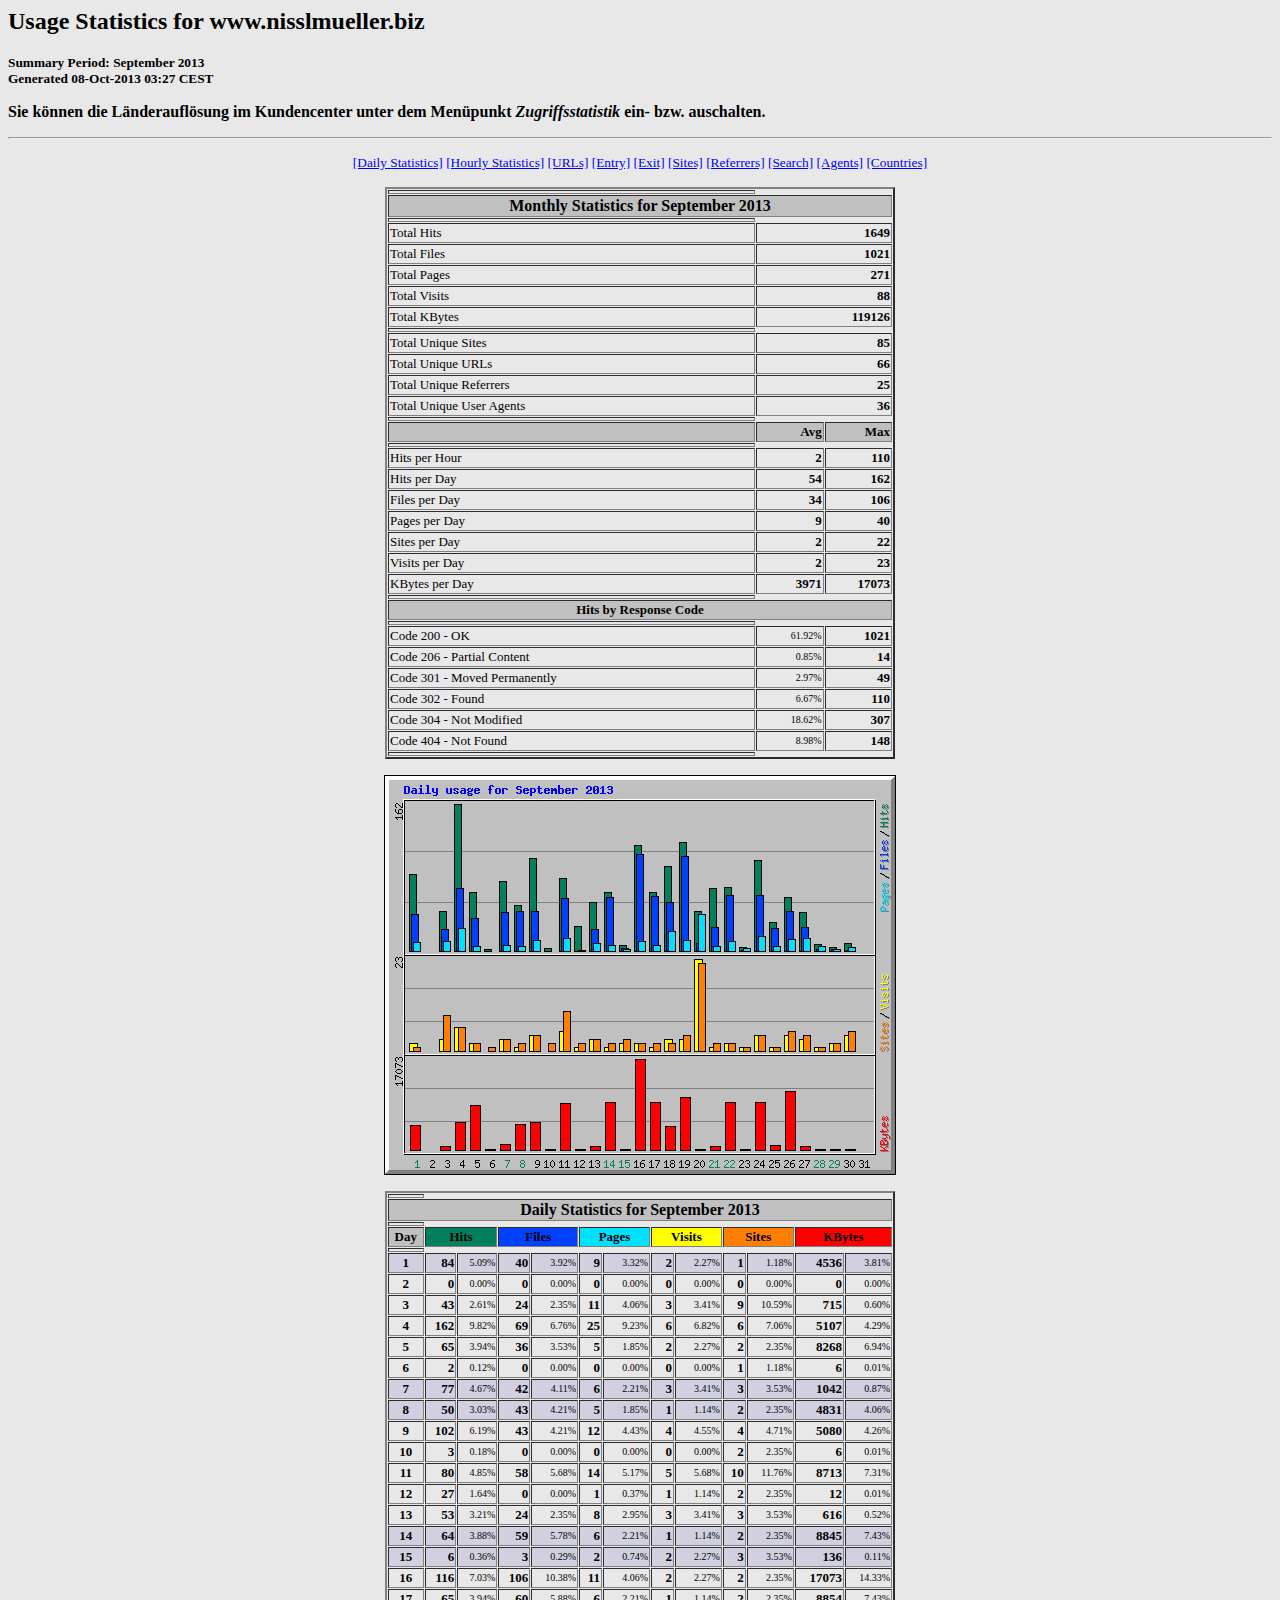
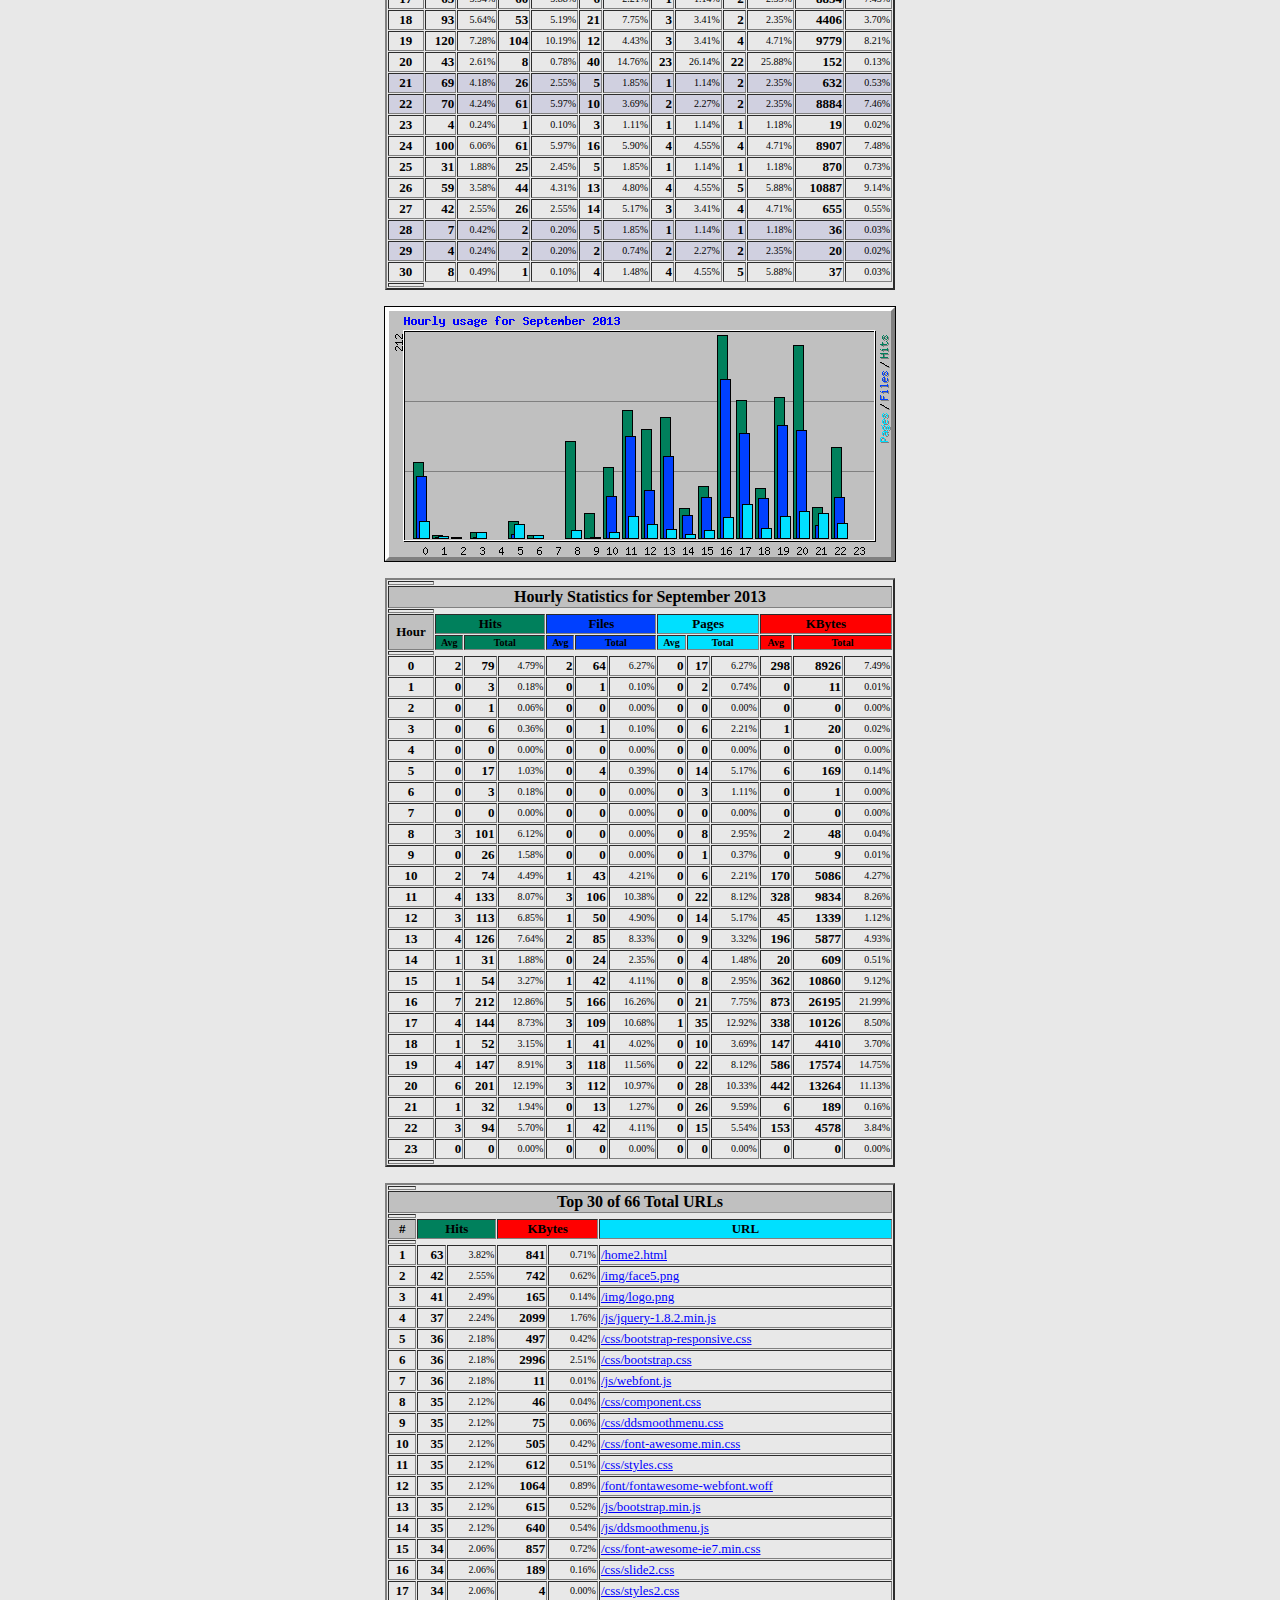
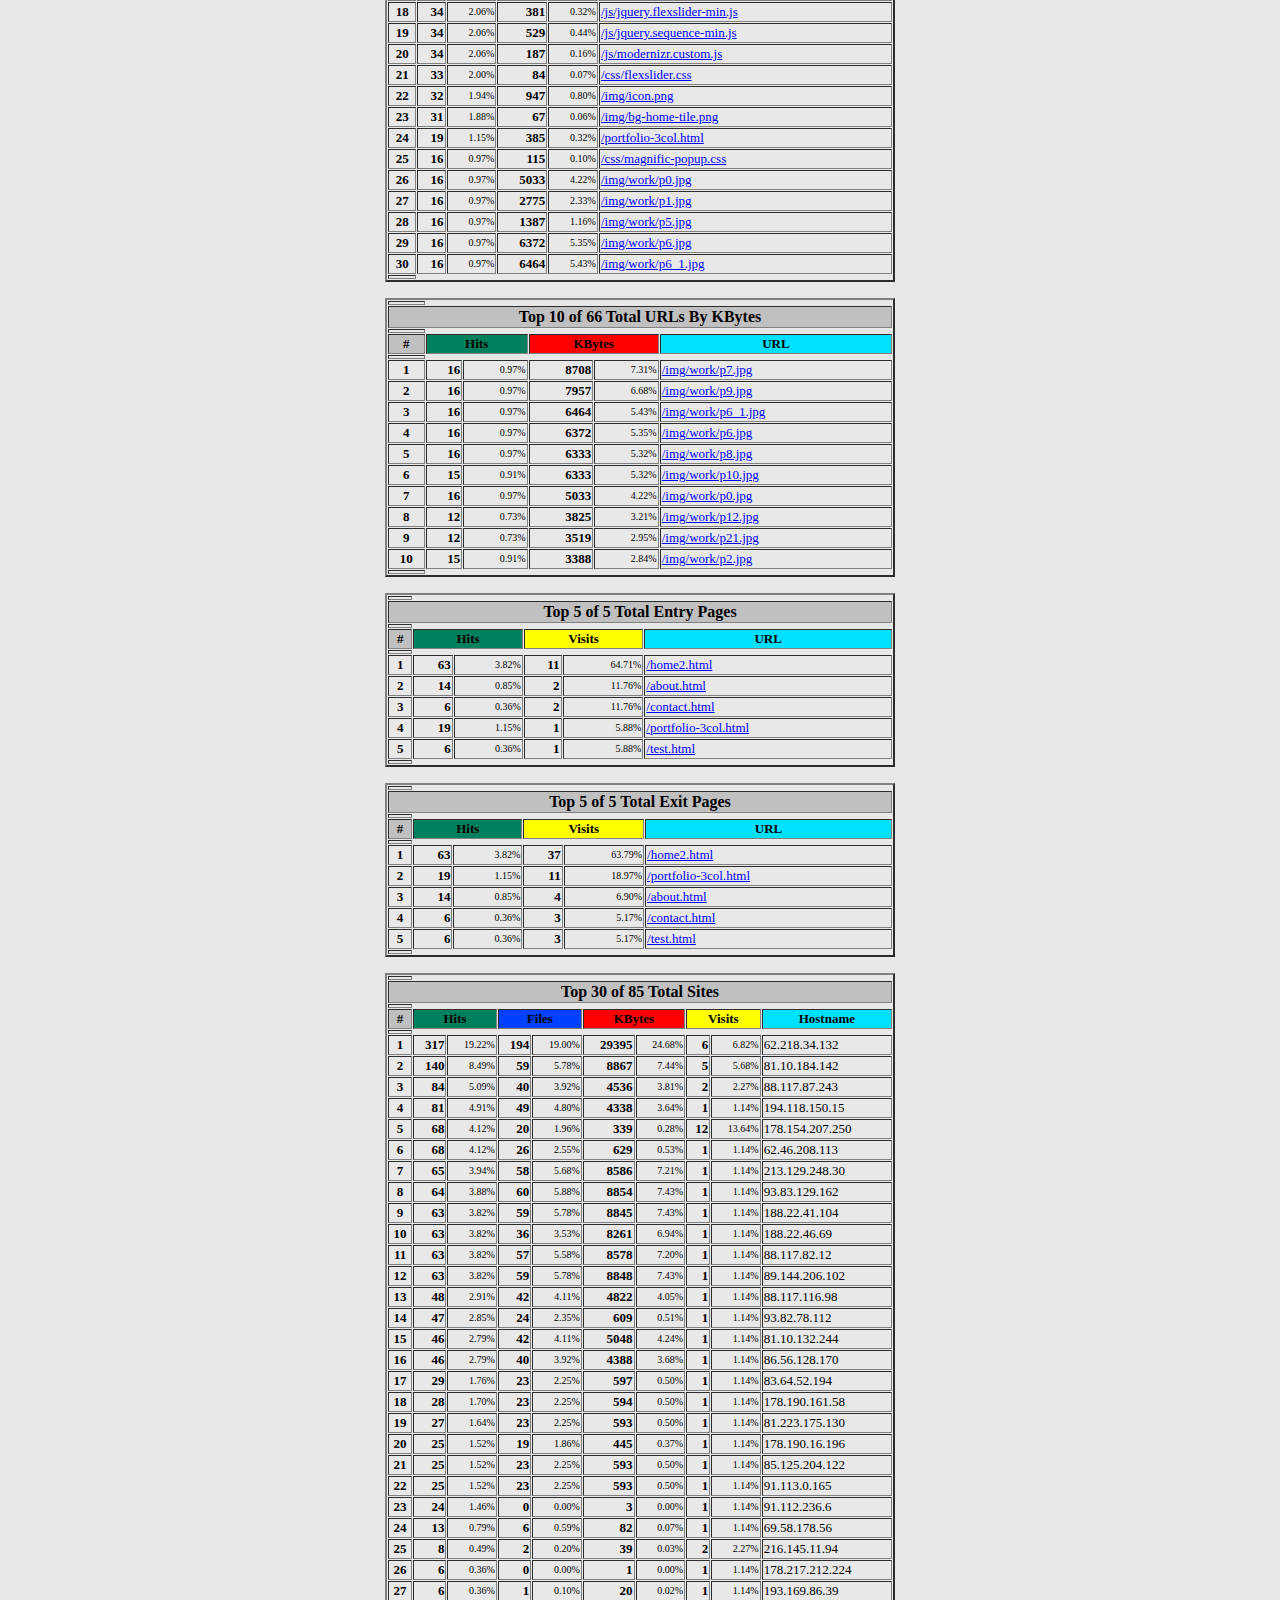
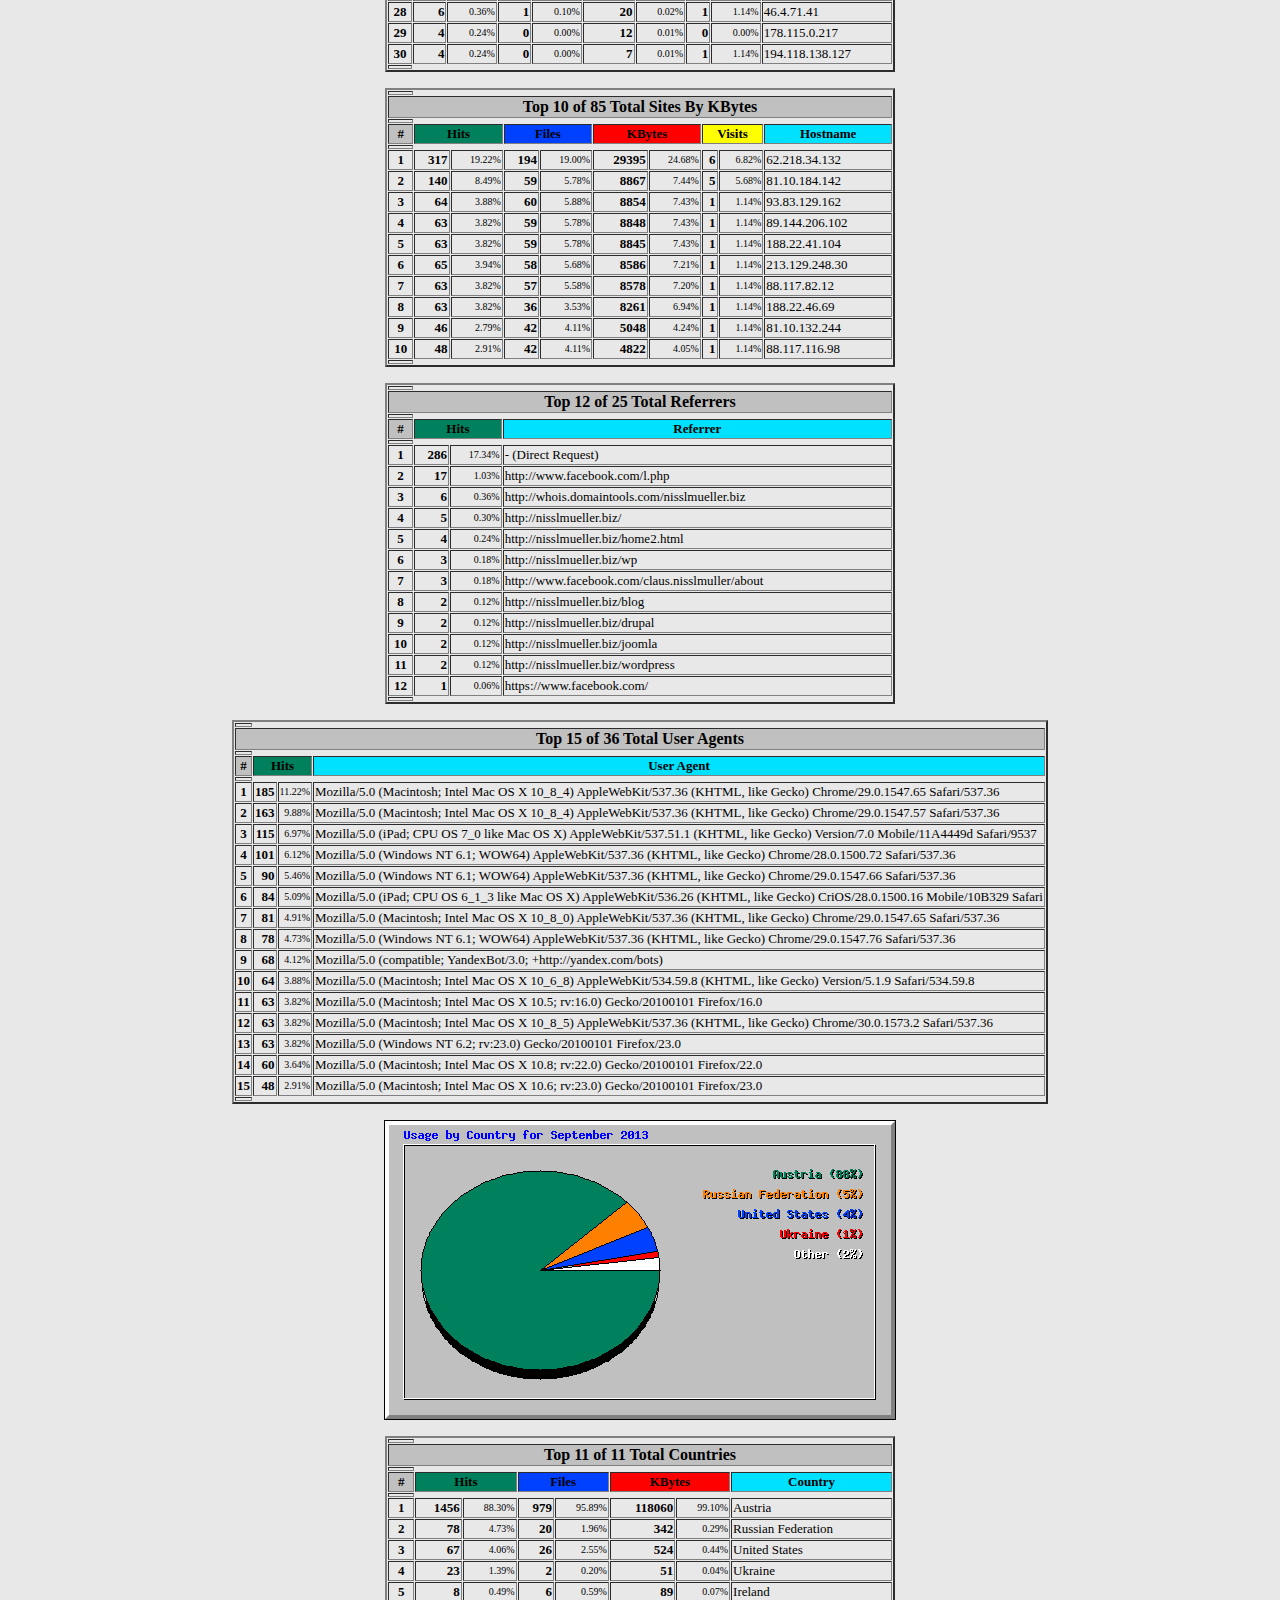
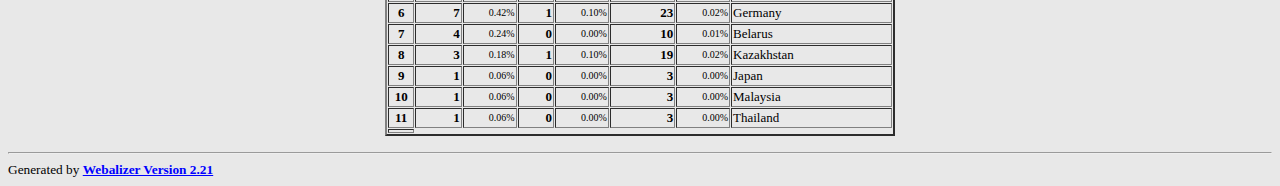
<file: stats/usage_201309.html>
<!DOCTYPE HTML PUBLIC "-//W3C//DTD HTML 4.0 Transitional//EN">

<!-- Generated by The Webalizer  Ver. 2.21-02 -->
<!--                                          -->
<!-- Copyright 1997-2009  Bradford L. Barrett -->
<!--                                          -->
<!-- Distributed under the GNU GPL  Version 2 -->
<!--        Full text may be found at:        -->
<!--         http://www.webalizer.org         -->
<!--                                          -->
<!--  Give the power back to the programmers  -->
<!--   Support the Free Software Foundation   -->
<!--           (http://www.fsf.org)           -->
<!--                                          -->
<!-- *** Generated: 08-Oct-2013 03:27 CEST *** -->

<HTML lang="en">
<HEAD>
 <TITLE>Usage Statistics for www.nisslmueller.biz - September 2013</TITLE>
</HEAD>

<BODY BGCOLOR="#E8E8E8" TEXT="#000000" LINK="#0000FF" VLINK="#FF0000">
<H2>Usage Statistics for www.nisslmueller.biz</H2>
<SMALL><STRONG>
Summary Period: September 2013<BR>
Generated 08-Oct-2013 03:27 CEST<BR>
</STRONG></SMALL>
<p><b>Sie k&ouml;nnen die L&auml;nderaufl&ouml;sung
im Kundencenter unter dem Men&uuml;punkt
<i>Zugriffsstatistik</i> ein- bzw. auschalten.</b></p>
<CENTER>
<HR>
<P>
<SMALL>
<A HREF="#DAYSTATS">[Daily Statistics]</A>
<A HREF="#HOURSTATS">[Hourly Statistics]</A>
<A HREF="#TOPURLS">[URLs]</A>
<A HREF="#TOPENTRY">[Entry]</A>
<A HREF="#TOPEXIT">[Exit]</A>
<A HREF="#TOPSITES">[Sites]</A>
<A HREF="#TOPREFS">[Referrers]</A>
<A HREF="#TOPSEARCH">[Search]</A>
<A HREF="#TOPAGENTS">[Agents]</A>
<A HREF="#TOPCTRYS">[Countries]</A>
</SMALL>
<P>
<TABLE WIDTH=510 BORDER=2 CELLSPACING=1 CELLPADDING=1>
<TR><TH HEIGHT=4></TH></TR>
<TR><TH COLSPAN=3 ALIGN=center BGCOLOR="#C0C0C0">Monthly Statistics for September 2013</TH></TR>
<TR><TH HEIGHT=4></TH></TR>
<TR><TD WIDTH=380><FONT SIZE="-1">Total Hits</FONT></TD>
<TD ALIGN=right COLSPAN=2><FONT SIZE="-1"><B>1649</B></FONT></TD></TR>
<TR><TD WIDTH=380><FONT SIZE="-1">Total Files</FONT></TD>
<TD ALIGN=right COLSPAN=2><FONT SIZE="-1"><B>1021</B></FONT></TD></TR>
<TR><TD WIDTH=380><FONT SIZE="-1">Total Pages</FONT></TD>
<TD ALIGN=right COLSPAN=2><FONT SIZE="-1"><B>271</B></FONT></TD></TR>
<TR><TD WIDTH=380><FONT SIZE="-1">Total Visits</FONT></TD>
<TD ALIGN=right COLSPAN=2><FONT SIZE="-1"><B>88</B></FONT></TD></TR>
<TR><TD WIDTH=380><FONT SIZE="-1">Total KBytes</FONT></TD>
<TD ALIGN=right COLSPAN=2><FONT SIZE="-1"><B>119126</B></FONT></TD></TR>
<TR><TH HEIGHT=4></TH></TR>
<TR><TD WIDTH=380><FONT SIZE="-1">Total Unique Sites</FONT></TD>
<TD ALIGN=right COLSPAN=2><FONT SIZE="-1"><B>85</B></FONT></TD></TR>
<TR><TD WIDTH=380><FONT SIZE="-1">Total Unique URLs</FONT></TD>
<TD ALIGN=right COLSPAN=2><FONT SIZE="-1"><B>66</B></FONT></TD></TR>
<TR><TD WIDTH=380><FONT SIZE="-1">Total Unique Referrers</FONT></TD>
<TD ALIGN=right COLSPAN=2><FONT SIZE="-1"><B>25</B></FONT></TD></TR>
<TR><TD WIDTH=380><FONT SIZE="-1">Total Unique User Agents</FONT></TD>
<TD ALIGN=right COLSPAN=2><FONT SIZE="-1"><B>36</B></FONT></TD></TR>
<TR><TH HEIGHT=4></TH></TR>
<TR><TH WIDTH=380 BGCOLOR="#C0C0C0"><FONT SIZE=-1 COLOR="#C0C0C0">.</FONT></TH>
<TH WIDTH=65 BGCOLOR="#C0C0C0" ALIGN=right><FONT SIZE=-1>Avg </FONT></TH>
<TH WIDTH=65 BGCOLOR="#C0C0C0" ALIGN=right><FONT SIZE=-1>Max </FONT></TH></TR>
<TR><TH HEIGHT=4></TH></TR>
<TR><TD><FONT SIZE="-1">Hits per Hour</FONT></TD>
<TD ALIGN=right WIDTH=65><FONT SIZE="-1"><B>2</B></FONT></TD>
<TD WIDTH=65 ALIGN=right><FONT SIZE=-1><B>110</B></FONT></TD></TR>
<TR><TD><FONT SIZE="-1">Hits per Day</FONT></TD>
<TD ALIGN=right WIDTH=65><FONT SIZE="-1"><B>54</B></FONT></TD>
<TD WIDTH=65 ALIGN=right><FONT SIZE=-1><B>162</B></FONT></TD></TR>
<TR><TD><FONT SIZE="-1">Files per Day</FONT></TD>
<TD ALIGN=right WIDTH=65><FONT SIZE="-1"><B>34</B></FONT></TD>
<TD WIDTH=65 ALIGN=right><FONT SIZE=-1><B>106</B></FONT></TD></TR>
<TR><TD><FONT SIZE="-1">Pages per Day</FONT></TD>
<TD ALIGN=right WIDTH=65><FONT SIZE="-1"><B>9</B></FONT></TD>
<TD WIDTH=65 ALIGN=right><FONT SIZE=-1><B>40</B></FONT></TD></TR>
<TR><TD><FONT SIZE="-1">Sites per Day</FONT></TD>
<TD ALIGN=right WIDTH=65><FONT SIZE="-1"><B>2</B></FONT></TD>
<TD WIDTH=65 ALIGN=right><FONT SIZE=-1><B>22</B></FONT></TD></TR>
<TR><TD><FONT SIZE="-1">Visits per Day</FONT></TD>
<TD ALIGN=right WIDTH=65><FONT SIZE="-1"><B>2</B></FONT></TD>
<TD WIDTH=65 ALIGN=right><FONT SIZE=-1><B>23</B></FONT></TD></TR>
<TR><TD><FONT SIZE="-1">KBytes per Day</FONT></TD>
<TD ALIGN=right WIDTH=65><FONT SIZE="-1"><B>3971</B></FONT></TD>
<TD WIDTH=65 ALIGN=right><FONT SIZE=-1><B>17073</B></FONT></TD></TR>
<TR><TH HEIGHT=4></TH></TR>
<TR><TH COLSPAN=3 ALIGN=center BGCOLOR="#C0C0C0">
<FONT SIZE="-1">Hits by Response Code</FONT></TH></TR>
<TR><TH HEIGHT=4></TH></TR>
<TR><TD><FONT SIZE="-1">Code 200 - OK</FONT></TD>
<TD ALIGN=right><FONT SIZE="-2">61.92%</FONT></TD>
<TD ALIGN=right><FONT SIZE="-1"><B>1021</B></FONT></TD></TR>
<TR><TD><FONT SIZE="-1">Code 206 - Partial Content</FONT></TD>
<TD ALIGN=right><FONT SIZE="-2">0.85%</FONT></TD>
<TD ALIGN=right><FONT SIZE="-1"><B>14</B></FONT></TD></TR>
<TR><TD><FONT SIZE="-1">Code 301 - Moved Permanently</FONT></TD>
<TD ALIGN=right><FONT SIZE="-2">2.97%</FONT></TD>
<TD ALIGN=right><FONT SIZE="-1"><B>49</B></FONT></TD></TR>
<TR><TD><FONT SIZE="-1">Code 302 - Found</FONT></TD>
<TD ALIGN=right><FONT SIZE="-2">6.67%</FONT></TD>
<TD ALIGN=right><FONT SIZE="-1"><B>110</B></FONT></TD></TR>
<TR><TD><FONT SIZE="-1">Code 304 - Not Modified</FONT></TD>
<TD ALIGN=right><FONT SIZE="-2">18.62%</FONT></TD>
<TD ALIGN=right><FONT SIZE="-1"><B>307</B></FONT></TD></TR>
<TR><TD><FONT SIZE="-1">Code 404 - Not Found</FONT></TD>
<TD ALIGN=right><FONT SIZE="-2">8.98%</FONT></TD>
<TD ALIGN=right><FONT SIZE="-1"><B>148</B></FONT></TD></TR>
<TR><TH HEIGHT=4></TH></TR>
</TABLE>
<P>
<A NAME="DAYSTATS"></A>
<IMG SRC="daily_usage_201309.png" ALT="Daily usage for September 2013" HEIGHT=400 WIDTH=512><P>
<TABLE WIDTH=510 BORDER=2 CELLSPACING=1 CELLPADDING=1>
<TR><TH HEIGHT=4></TH></TR>
<TR><TH BGCOLOR="#C0C0C0" COLSPAN=13 ALIGN=center>Daily Statistics for September 2013</TH></TR>
<TR><TH HEIGHT=4></TH></TR>
<TR><TH ALIGN=center BGCOLOR="#C0C0C0"><FONT SIZE="-1">Day</FONT></TH>
<TH ALIGN=center BGCOLOR="#00805c" COLSPAN=2><FONT SIZE="-1">Hits</FONT></TH>
<TH ALIGN=center BGCOLOR="#0040ff" COLSPAN=2><FONT SIZE="-1">Files</FONT></TH>
<TH ALIGN=center BGCOLOR="#00e0ff" COLSPAN=2><FONT SIZE="-1">Pages</FONT></TH>
<TH ALIGN=center BGCOLOR="#ffff00" COLSPAN=2><FONT SIZE="-1">Visits</FONT></TH>
<TH ALIGN=center BGCOLOR="#ff8000" COLSPAN=2><FONT SIZE="-1">Sites</FONT></TH>
<TH ALIGN=center BGCOLOR="#ff0000" COLSPAN=2><FONT SIZE="-1">KBytes</FONT></TH></TR>
<TR><TH HEIGHT=4></TH></TR>
<TR BGCOLOR="#D0D0E0"><TD ALIGN=center><FONT SIZE="-1"><B>1</B></FONT></TD>
<TD ALIGN=right><FONT SIZE="-1"><B>84</B></FONT></TD>
<TD ALIGN=right><FONT SIZE="-2">5.09%</FONT></TD>
<TD ALIGN=right><FONT SIZE="-1"><B>40</B></FONT></TD>
<TD ALIGN=right><FONT SIZE="-2">3.92%</FONT></TD>
<TD ALIGN=right><FONT SIZE="-1"><B>9</B></FONT></TD>
<TD ALIGN=right><FONT SIZE="-2">3.32%</FONT></TD>
<TD ALIGN=right><FONT SIZE="-1"><B>2</B></FONT></TD>
<TD ALIGN=right><FONT SIZE="-2">2.27%</FONT></TD>
<TD ALIGN=right><FONT SIZE="-1"><B>1</B></FONT></TD>
<TD ALIGN=right><FONT SIZE="-2">1.18%</FONT></TD>
<TD ALIGN=right><FONT SIZE="-1"><B>4536</B></FONT></TD>
<TD ALIGN=right><FONT SIZE="-2">3.81%</FONT></TD></TR>
<TR><TD ALIGN=center><FONT SIZE="-1"><B>2</B></FONT></TD>
<TD ALIGN=right><FONT SIZE="-1"><B>0</B></FONT></TD>
<TD ALIGN=right><FONT SIZE="-2">0.00%</FONT></TD>
<TD ALIGN=right><FONT SIZE="-1"><B>0</B></FONT></TD>
<TD ALIGN=right><FONT SIZE="-2">0.00%</FONT></TD>
<TD ALIGN=right><FONT SIZE="-1"><B>0</B></FONT></TD>
<TD ALIGN=right><FONT SIZE="-2">0.00%</FONT></TD>
<TD ALIGN=right><FONT SIZE="-1"><B>0</B></FONT></TD>
<TD ALIGN=right><FONT SIZE="-2">0.00%</FONT></TD>
<TD ALIGN=right><FONT SIZE="-1"><B>0</B></FONT></TD>
<TD ALIGN=right><FONT SIZE="-2">0.00%</FONT></TD>
<TD ALIGN=right><FONT SIZE="-1"><B>0</B></FONT></TD>
<TD ALIGN=right><FONT SIZE="-2">0.00%</FONT></TD></TR>
<TR><TD ALIGN=center><FONT SIZE="-1"><B>3</B></FONT></TD>
<TD ALIGN=right><FONT SIZE="-1"><B>43</B></FONT></TD>
<TD ALIGN=right><FONT SIZE="-2">2.61%</FONT></TD>
<TD ALIGN=right><FONT SIZE="-1"><B>24</B></FONT></TD>
<TD ALIGN=right><FONT SIZE="-2">2.35%</FONT></TD>
<TD ALIGN=right><FONT SIZE="-1"><B>11</B></FONT></TD>
<TD ALIGN=right><FONT SIZE="-2">4.06%</FONT></TD>
<TD ALIGN=right><FONT SIZE="-1"><B>3</B></FONT></TD>
<TD ALIGN=right><FONT SIZE="-2">3.41%</FONT></TD>
<TD ALIGN=right><FONT SIZE="-1"><B>9</B></FONT></TD>
<TD ALIGN=right><FONT SIZE="-2">10.59%</FONT></TD>
<TD ALIGN=right><FONT SIZE="-1"><B>715</B></FONT></TD>
<TD ALIGN=right><FONT SIZE="-2">0.60%</FONT></TD></TR>
<TR><TD ALIGN=center><FONT SIZE="-1"><B>4</B></FONT></TD>
<TD ALIGN=right><FONT SIZE="-1"><B>162</B></FONT></TD>
<TD ALIGN=right><FONT SIZE="-2">9.82%</FONT></TD>
<TD ALIGN=right><FONT SIZE="-1"><B>69</B></FONT></TD>
<TD ALIGN=right><FONT SIZE="-2">6.76%</FONT></TD>
<TD ALIGN=right><FONT SIZE="-1"><B>25</B></FONT></TD>
<TD ALIGN=right><FONT SIZE="-2">9.23%</FONT></TD>
<TD ALIGN=right><FONT SIZE="-1"><B>6</B></FONT></TD>
<TD ALIGN=right><FONT SIZE="-2">6.82%</FONT></TD>
<TD ALIGN=right><FONT SIZE="-1"><B>6</B></FONT></TD>
<TD ALIGN=right><FONT SIZE="-2">7.06%</FONT></TD>
<TD ALIGN=right><FONT SIZE="-1"><B>5107</B></FONT></TD>
<TD ALIGN=right><FONT SIZE="-2">4.29%</FONT></TD></TR>
<TR><TD ALIGN=center><FONT SIZE="-1"><B>5</B></FONT></TD>
<TD ALIGN=right><FONT SIZE="-1"><B>65</B></FONT></TD>
<TD ALIGN=right><FONT SIZE="-2">3.94%</FONT></TD>
<TD ALIGN=right><FONT SIZE="-1"><B>36</B></FONT></TD>
<TD ALIGN=right><FONT SIZE="-2">3.53%</FONT></TD>
<TD ALIGN=right><FONT SIZE="-1"><B>5</B></FONT></TD>
<TD ALIGN=right><FONT SIZE="-2">1.85%</FONT></TD>
<TD ALIGN=right><FONT SIZE="-1"><B>2</B></FONT></TD>
<TD ALIGN=right><FONT SIZE="-2">2.27%</FONT></TD>
<TD ALIGN=right><FONT SIZE="-1"><B>2</B></FONT></TD>
<TD ALIGN=right><FONT SIZE="-2">2.35%</FONT></TD>
<TD ALIGN=right><FONT SIZE="-1"><B>8268</B></FONT></TD>
<TD ALIGN=right><FONT SIZE="-2">6.94%</FONT></TD></TR>
<TR><TD ALIGN=center><FONT SIZE="-1"><B>6</B></FONT></TD>
<TD ALIGN=right><FONT SIZE="-1"><B>2</B></FONT></TD>
<TD ALIGN=right><FONT SIZE="-2">0.12%</FONT></TD>
<TD ALIGN=right><FONT SIZE="-1"><B>0</B></FONT></TD>
<TD ALIGN=right><FONT SIZE="-2">0.00%</FONT></TD>
<TD ALIGN=right><FONT SIZE="-1"><B>0</B></FONT></TD>
<TD ALIGN=right><FONT SIZE="-2">0.00%</FONT></TD>
<TD ALIGN=right><FONT SIZE="-1"><B>0</B></FONT></TD>
<TD ALIGN=right><FONT SIZE="-2">0.00%</FONT></TD>
<TD ALIGN=right><FONT SIZE="-1"><B>1</B></FONT></TD>
<TD ALIGN=right><FONT SIZE="-2">1.18%</FONT></TD>
<TD ALIGN=right><FONT SIZE="-1"><B>6</B></FONT></TD>
<TD ALIGN=right><FONT SIZE="-2">0.01%</FONT></TD></TR>
<TR BGCOLOR="#D0D0E0"><TD ALIGN=center><FONT SIZE="-1"><B>7</B></FONT></TD>
<TD ALIGN=right><FONT SIZE="-1"><B>77</B></FONT></TD>
<TD ALIGN=right><FONT SIZE="-2">4.67%</FONT></TD>
<TD ALIGN=right><FONT SIZE="-1"><B>42</B></FONT></TD>
<TD ALIGN=right><FONT SIZE="-2">4.11%</FONT></TD>
<TD ALIGN=right><FONT SIZE="-1"><B>6</B></FONT></TD>
<TD ALIGN=right><FONT SIZE="-2">2.21%</FONT></TD>
<TD ALIGN=right><FONT SIZE="-1"><B>3</B></FONT></TD>
<TD ALIGN=right><FONT SIZE="-2">3.41%</FONT></TD>
<TD ALIGN=right><FONT SIZE="-1"><B>3</B></FONT></TD>
<TD ALIGN=right><FONT SIZE="-2">3.53%</FONT></TD>
<TD ALIGN=right><FONT SIZE="-1"><B>1042</B></FONT></TD>
<TD ALIGN=right><FONT SIZE="-2">0.87%</FONT></TD></TR>
<TR BGCOLOR="#D0D0E0"><TD ALIGN=center><FONT SIZE="-1"><B>8</B></FONT></TD>
<TD ALIGN=right><FONT SIZE="-1"><B>50</B></FONT></TD>
<TD ALIGN=right><FONT SIZE="-2">3.03%</FONT></TD>
<TD ALIGN=right><FONT SIZE="-1"><B>43</B></FONT></TD>
<TD ALIGN=right><FONT SIZE="-2">4.21%</FONT></TD>
<TD ALIGN=right><FONT SIZE="-1"><B>5</B></FONT></TD>
<TD ALIGN=right><FONT SIZE="-2">1.85%</FONT></TD>
<TD ALIGN=right><FONT SIZE="-1"><B>1</B></FONT></TD>
<TD ALIGN=right><FONT SIZE="-2">1.14%</FONT></TD>
<TD ALIGN=right><FONT SIZE="-1"><B>2</B></FONT></TD>
<TD ALIGN=right><FONT SIZE="-2">2.35%</FONT></TD>
<TD ALIGN=right><FONT SIZE="-1"><B>4831</B></FONT></TD>
<TD ALIGN=right><FONT SIZE="-2">4.06%</FONT></TD></TR>
<TR><TD ALIGN=center><FONT SIZE="-1"><B>9</B></FONT></TD>
<TD ALIGN=right><FONT SIZE="-1"><B>102</B></FONT></TD>
<TD ALIGN=right><FONT SIZE="-2">6.19%</FONT></TD>
<TD ALIGN=right><FONT SIZE="-1"><B>43</B></FONT></TD>
<TD ALIGN=right><FONT SIZE="-2">4.21%</FONT></TD>
<TD ALIGN=right><FONT SIZE="-1"><B>12</B></FONT></TD>
<TD ALIGN=right><FONT SIZE="-2">4.43%</FONT></TD>
<TD ALIGN=right><FONT SIZE="-1"><B>4</B></FONT></TD>
<TD ALIGN=right><FONT SIZE="-2">4.55%</FONT></TD>
<TD ALIGN=right><FONT SIZE="-1"><B>4</B></FONT></TD>
<TD ALIGN=right><FONT SIZE="-2">4.71%</FONT></TD>
<TD ALIGN=right><FONT SIZE="-1"><B>5080</B></FONT></TD>
<TD ALIGN=right><FONT SIZE="-2">4.26%</FONT></TD></TR>
<TR><TD ALIGN=center><FONT SIZE="-1"><B>10</B></FONT></TD>
<TD ALIGN=right><FONT SIZE="-1"><B>3</B></FONT></TD>
<TD ALIGN=right><FONT SIZE="-2">0.18%</FONT></TD>
<TD ALIGN=right><FONT SIZE="-1"><B>0</B></FONT></TD>
<TD ALIGN=right><FONT SIZE="-2">0.00%</FONT></TD>
<TD ALIGN=right><FONT SIZE="-1"><B>0</B></FONT></TD>
<TD ALIGN=right><FONT SIZE="-2">0.00%</FONT></TD>
<TD ALIGN=right><FONT SIZE="-1"><B>0</B></FONT></TD>
<TD ALIGN=right><FONT SIZE="-2">0.00%</FONT></TD>
<TD ALIGN=right><FONT SIZE="-1"><B>2</B></FONT></TD>
<TD ALIGN=right><FONT SIZE="-2">2.35%</FONT></TD>
<TD ALIGN=right><FONT SIZE="-1"><B>6</B></FONT></TD>
<TD ALIGN=right><FONT SIZE="-2">0.01%</FONT></TD></TR>
<TR><TD ALIGN=center><FONT SIZE="-1"><B>11</B></FONT></TD>
<TD ALIGN=right><FONT SIZE="-1"><B>80</B></FONT></TD>
<TD ALIGN=right><FONT SIZE="-2">4.85%</FONT></TD>
<TD ALIGN=right><FONT SIZE="-1"><B>58</B></FONT></TD>
<TD ALIGN=right><FONT SIZE="-2">5.68%</FONT></TD>
<TD ALIGN=right><FONT SIZE="-1"><B>14</B></FONT></TD>
<TD ALIGN=right><FONT SIZE="-2">5.17%</FONT></TD>
<TD ALIGN=right><FONT SIZE="-1"><B>5</B></FONT></TD>
<TD ALIGN=right><FONT SIZE="-2">5.68%</FONT></TD>
<TD ALIGN=right><FONT SIZE="-1"><B>10</B></FONT></TD>
<TD ALIGN=right><FONT SIZE="-2">11.76%</FONT></TD>
<TD ALIGN=right><FONT SIZE="-1"><B>8713</B></FONT></TD>
<TD ALIGN=right><FONT SIZE="-2">7.31%</FONT></TD></TR>
<TR><TD ALIGN=center><FONT SIZE="-1"><B>12</B></FONT></TD>
<TD ALIGN=right><FONT SIZE="-1"><B>27</B></FONT></TD>
<TD ALIGN=right><FONT SIZE="-2">1.64%</FONT></TD>
<TD ALIGN=right><FONT SIZE="-1"><B>0</B></FONT></TD>
<TD ALIGN=right><FONT SIZE="-2">0.00%</FONT></TD>
<TD ALIGN=right><FONT SIZE="-1"><B>1</B></FONT></TD>
<TD ALIGN=right><FONT SIZE="-2">0.37%</FONT></TD>
<TD ALIGN=right><FONT SIZE="-1"><B>1</B></FONT></TD>
<TD ALIGN=right><FONT SIZE="-2">1.14%</FONT></TD>
<TD ALIGN=right><FONT SIZE="-1"><B>2</B></FONT></TD>
<TD ALIGN=right><FONT SIZE="-2">2.35%</FONT></TD>
<TD ALIGN=right><FONT SIZE="-1"><B>12</B></FONT></TD>
<TD ALIGN=right><FONT SIZE="-2">0.01%</FONT></TD></TR>
<TR><TD ALIGN=center><FONT SIZE="-1"><B>13</B></FONT></TD>
<TD ALIGN=right><FONT SIZE="-1"><B>53</B></FONT></TD>
<TD ALIGN=right><FONT SIZE="-2">3.21%</FONT></TD>
<TD ALIGN=right><FONT SIZE="-1"><B>24</B></FONT></TD>
<TD ALIGN=right><FONT SIZE="-2">2.35%</FONT></TD>
<TD ALIGN=right><FONT SIZE="-1"><B>8</B></FONT></TD>
<TD ALIGN=right><FONT SIZE="-2">2.95%</FONT></TD>
<TD ALIGN=right><FONT SIZE="-1"><B>3</B></FONT></TD>
<TD ALIGN=right><FONT SIZE="-2">3.41%</FONT></TD>
<TD ALIGN=right><FONT SIZE="-1"><B>3</B></FONT></TD>
<TD ALIGN=right><FONT SIZE="-2">3.53%</FONT></TD>
<TD ALIGN=right><FONT SIZE="-1"><B>616</B></FONT></TD>
<TD ALIGN=right><FONT SIZE="-2">0.52%</FONT></TD></TR>
<TR BGCOLOR="#D0D0E0"><TD ALIGN=center><FONT SIZE="-1"><B>14</B></FONT></TD>
<TD ALIGN=right><FONT SIZE="-1"><B>64</B></FONT></TD>
<TD ALIGN=right><FONT SIZE="-2">3.88%</FONT></TD>
<TD ALIGN=right><FONT SIZE="-1"><B>59</B></FONT></TD>
<TD ALIGN=right><FONT SIZE="-2">5.78%</FONT></TD>
<TD ALIGN=right><FONT SIZE="-1"><B>6</B></FONT></TD>
<TD ALIGN=right><FONT SIZE="-2">2.21%</FONT></TD>
<TD ALIGN=right><FONT SIZE="-1"><B>1</B></FONT></TD>
<TD ALIGN=right><FONT SIZE="-2">1.14%</FONT></TD>
<TD ALIGN=right><FONT SIZE="-1"><B>2</B></FONT></TD>
<TD ALIGN=right><FONT SIZE="-2">2.35%</FONT></TD>
<TD ALIGN=right><FONT SIZE="-1"><B>8845</B></FONT></TD>
<TD ALIGN=right><FONT SIZE="-2">7.43%</FONT></TD></TR>
<TR BGCOLOR="#D0D0E0"><TD ALIGN=center><FONT SIZE="-1"><B>15</B></FONT></TD>
<TD ALIGN=right><FONT SIZE="-1"><B>6</B></FONT></TD>
<TD ALIGN=right><FONT SIZE="-2">0.36%</FONT></TD>
<TD ALIGN=right><FONT SIZE="-1"><B>3</B></FONT></TD>
<TD ALIGN=right><FONT SIZE="-2">0.29%</FONT></TD>
<TD ALIGN=right><FONT SIZE="-1"><B>2</B></FONT></TD>
<TD ALIGN=right><FONT SIZE="-2">0.74%</FONT></TD>
<TD ALIGN=right><FONT SIZE="-1"><B>2</B></FONT></TD>
<TD ALIGN=right><FONT SIZE="-2">2.27%</FONT></TD>
<TD ALIGN=right><FONT SIZE="-1"><B>3</B></FONT></TD>
<TD ALIGN=right><FONT SIZE="-2">3.53%</FONT></TD>
<TD ALIGN=right><FONT SIZE="-1"><B>136</B></FONT></TD>
<TD ALIGN=right><FONT SIZE="-2">0.11%</FONT></TD></TR>
<TR><TD ALIGN=center><FONT SIZE="-1"><B>16</B></FONT></TD>
<TD ALIGN=right><FONT SIZE="-1"><B>116</B></FONT></TD>
<TD ALIGN=right><FONT SIZE="-2">7.03%</FONT></TD>
<TD ALIGN=right><FONT SIZE="-1"><B>106</B></FONT></TD>
<TD ALIGN=right><FONT SIZE="-2">10.38%</FONT></TD>
<TD ALIGN=right><FONT SIZE="-1"><B>11</B></FONT></TD>
<TD ALIGN=right><FONT SIZE="-2">4.06%</FONT></TD>
<TD ALIGN=right><FONT SIZE="-1"><B>2</B></FONT></TD>
<TD ALIGN=right><FONT SIZE="-2">2.27%</FONT></TD>
<TD ALIGN=right><FONT SIZE="-1"><B>2</B></FONT></TD>
<TD ALIGN=right><FONT SIZE="-2">2.35%</FONT></TD>
<TD ALIGN=right><FONT SIZE="-1"><B>17073</B></FONT></TD>
<TD ALIGN=right><FONT SIZE="-2">14.33%</FONT></TD></TR>
<TR><TD ALIGN=center><FONT SIZE="-1"><B>17</B></FONT></TD>
<TD ALIGN=right><FONT SIZE="-1"><B>65</B></FONT></TD>
<TD ALIGN=right><FONT SIZE="-2">3.94%</FONT></TD>
<TD ALIGN=right><FONT SIZE="-1"><B>60</B></FONT></TD>
<TD ALIGN=right><FONT SIZE="-2">5.88%</FONT></TD>
<TD ALIGN=right><FONT SIZE="-1"><B>6</B></FONT></TD>
<TD ALIGN=right><FONT SIZE="-2">2.21%</FONT></TD>
<TD ALIGN=right><FONT SIZE="-1"><B>1</B></FONT></TD>
<TD ALIGN=right><FONT SIZE="-2">1.14%</FONT></TD>
<TD ALIGN=right><FONT SIZE="-1"><B>2</B></FONT></TD>
<TD ALIGN=right><FONT SIZE="-2">2.35%</FONT></TD>
<TD ALIGN=right><FONT SIZE="-1"><B>8854</B></FONT></TD>
<TD ALIGN=right><FONT SIZE="-2">7.43%</FONT></TD></TR>
<TR><TD ALIGN=center><FONT SIZE="-1"><B>18</B></FONT></TD>
<TD ALIGN=right><FONT SIZE="-1"><B>93</B></FONT></TD>
<TD ALIGN=right><FONT SIZE="-2">5.64%</FONT></TD>
<TD ALIGN=right><FONT SIZE="-1"><B>53</B></FONT></TD>
<TD ALIGN=right><FONT SIZE="-2">5.19%</FONT></TD>
<TD ALIGN=right><FONT SIZE="-1"><B>21</B></FONT></TD>
<TD ALIGN=right><FONT SIZE="-2">7.75%</FONT></TD>
<TD ALIGN=right><FONT SIZE="-1"><B>3</B></FONT></TD>
<TD ALIGN=right><FONT SIZE="-2">3.41%</FONT></TD>
<TD ALIGN=right><FONT SIZE="-1"><B>2</B></FONT></TD>
<TD ALIGN=right><FONT SIZE="-2">2.35%</FONT></TD>
<TD ALIGN=right><FONT SIZE="-1"><B>4406</B></FONT></TD>
<TD ALIGN=right><FONT SIZE="-2">3.70%</FONT></TD></TR>
<TR><TD ALIGN=center><FONT SIZE="-1"><B>19</B></FONT></TD>
<TD ALIGN=right><FONT SIZE="-1"><B>120</B></FONT></TD>
<TD ALIGN=right><FONT SIZE="-2">7.28%</FONT></TD>
<TD ALIGN=right><FONT SIZE="-1"><B>104</B></FONT></TD>
<TD ALIGN=right><FONT SIZE="-2">10.19%</FONT></TD>
<TD ALIGN=right><FONT SIZE="-1"><B>12</B></FONT></TD>
<TD ALIGN=right><FONT SIZE="-2">4.43%</FONT></TD>
<TD ALIGN=right><FONT SIZE="-1"><B>3</B></FONT></TD>
<TD ALIGN=right><FONT SIZE="-2">3.41%</FONT></TD>
<TD ALIGN=right><FONT SIZE="-1"><B>4</B></FONT></TD>
<TD ALIGN=right><FONT SIZE="-2">4.71%</FONT></TD>
<TD ALIGN=right><FONT SIZE="-1"><B>9779</B></FONT></TD>
<TD ALIGN=right><FONT SIZE="-2">8.21%</FONT></TD></TR>
<TR><TD ALIGN=center><FONT SIZE="-1"><B>20</B></FONT></TD>
<TD ALIGN=right><FONT SIZE="-1"><B>43</B></FONT></TD>
<TD ALIGN=right><FONT SIZE="-2">2.61%</FONT></TD>
<TD ALIGN=right><FONT SIZE="-1"><B>8</B></FONT></TD>
<TD ALIGN=right><FONT SIZE="-2">0.78%</FONT></TD>
<TD ALIGN=right><FONT SIZE="-1"><B>40</B></FONT></TD>
<TD ALIGN=right><FONT SIZE="-2">14.76%</FONT></TD>
<TD ALIGN=right><FONT SIZE="-1"><B>23</B></FONT></TD>
<TD ALIGN=right><FONT SIZE="-2">26.14%</FONT></TD>
<TD ALIGN=right><FONT SIZE="-1"><B>22</B></FONT></TD>
<TD ALIGN=right><FONT SIZE="-2">25.88%</FONT></TD>
<TD ALIGN=right><FONT SIZE="-1"><B>152</B></FONT></TD>
<TD ALIGN=right><FONT SIZE="-2">0.13%</FONT></TD></TR>
<TR BGCOLOR="#D0D0E0"><TD ALIGN=center><FONT SIZE="-1"><B>21</B></FONT></TD>
<TD ALIGN=right><FONT SIZE="-1"><B>69</B></FONT></TD>
<TD ALIGN=right><FONT SIZE="-2">4.18%</FONT></TD>
<TD ALIGN=right><FONT SIZE="-1"><B>26</B></FONT></TD>
<TD ALIGN=right><FONT SIZE="-2">2.55%</FONT></TD>
<TD ALIGN=right><FONT SIZE="-1"><B>5</B></FONT></TD>
<TD ALIGN=right><FONT SIZE="-2">1.85%</FONT></TD>
<TD ALIGN=right><FONT SIZE="-1"><B>1</B></FONT></TD>
<TD ALIGN=right><FONT SIZE="-2">1.14%</FONT></TD>
<TD ALIGN=right><FONT SIZE="-1"><B>2</B></FONT></TD>
<TD ALIGN=right><FONT SIZE="-2">2.35%</FONT></TD>
<TD ALIGN=right><FONT SIZE="-1"><B>632</B></FONT></TD>
<TD ALIGN=right><FONT SIZE="-2">0.53%</FONT></TD></TR>
<TR BGCOLOR="#D0D0E0"><TD ALIGN=center><FONT SIZE="-1"><B>22</B></FONT></TD>
<TD ALIGN=right><FONT SIZE="-1"><B>70</B></FONT></TD>
<TD ALIGN=right><FONT SIZE="-2">4.24%</FONT></TD>
<TD ALIGN=right><FONT SIZE="-1"><B>61</B></FONT></TD>
<TD ALIGN=right><FONT SIZE="-2">5.97%</FONT></TD>
<TD ALIGN=right><FONT SIZE="-1"><B>10</B></FONT></TD>
<TD ALIGN=right><FONT SIZE="-2">3.69%</FONT></TD>
<TD ALIGN=right><FONT SIZE="-1"><B>2</B></FONT></TD>
<TD ALIGN=right><FONT SIZE="-2">2.27%</FONT></TD>
<TD ALIGN=right><FONT SIZE="-1"><B>2</B></FONT></TD>
<TD ALIGN=right><FONT SIZE="-2">2.35%</FONT></TD>
<TD ALIGN=right><FONT SIZE="-1"><B>8884</B></FONT></TD>
<TD ALIGN=right><FONT SIZE="-2">7.46%</FONT></TD></TR>
<TR><TD ALIGN=center><FONT SIZE="-1"><B>23</B></FONT></TD>
<TD ALIGN=right><FONT SIZE="-1"><B>4</B></FONT></TD>
<TD ALIGN=right><FONT SIZE="-2">0.24%</FONT></TD>
<TD ALIGN=right><FONT SIZE="-1"><B>1</B></FONT></TD>
<TD ALIGN=right><FONT SIZE="-2">0.10%</FONT></TD>
<TD ALIGN=right><FONT SIZE="-1"><B>3</B></FONT></TD>
<TD ALIGN=right><FONT SIZE="-2">1.11%</FONT></TD>
<TD ALIGN=right><FONT SIZE="-1"><B>1</B></FONT></TD>
<TD ALIGN=right><FONT SIZE="-2">1.14%</FONT></TD>
<TD ALIGN=right><FONT SIZE="-1"><B>1</B></FONT></TD>
<TD ALIGN=right><FONT SIZE="-2">1.18%</FONT></TD>
<TD ALIGN=right><FONT SIZE="-1"><B>19</B></FONT></TD>
<TD ALIGN=right><FONT SIZE="-2">0.02%</FONT></TD></TR>
<TR><TD ALIGN=center><FONT SIZE="-1"><B>24</B></FONT></TD>
<TD ALIGN=right><FONT SIZE="-1"><B>100</B></FONT></TD>
<TD ALIGN=right><FONT SIZE="-2">6.06%</FONT></TD>
<TD ALIGN=right><FONT SIZE="-1"><B>61</B></FONT></TD>
<TD ALIGN=right><FONT SIZE="-2">5.97%</FONT></TD>
<TD ALIGN=right><FONT SIZE="-1"><B>16</B></FONT></TD>
<TD ALIGN=right><FONT SIZE="-2">5.90%</FONT></TD>
<TD ALIGN=right><FONT SIZE="-1"><B>4</B></FONT></TD>
<TD ALIGN=right><FONT SIZE="-2">4.55%</FONT></TD>
<TD ALIGN=right><FONT SIZE="-1"><B>4</B></FONT></TD>
<TD ALIGN=right><FONT SIZE="-2">4.71%</FONT></TD>
<TD ALIGN=right><FONT SIZE="-1"><B>8907</B></FONT></TD>
<TD ALIGN=right><FONT SIZE="-2">7.48%</FONT></TD></TR>
<TR><TD ALIGN=center><FONT SIZE="-1"><B>25</B></FONT></TD>
<TD ALIGN=right><FONT SIZE="-1"><B>31</B></FONT></TD>
<TD ALIGN=right><FONT SIZE="-2">1.88%</FONT></TD>
<TD ALIGN=right><FONT SIZE="-1"><B>25</B></FONT></TD>
<TD ALIGN=right><FONT SIZE="-2">2.45%</FONT></TD>
<TD ALIGN=right><FONT SIZE="-1"><B>5</B></FONT></TD>
<TD ALIGN=right><FONT SIZE="-2">1.85%</FONT></TD>
<TD ALIGN=right><FONT SIZE="-1"><B>1</B></FONT></TD>
<TD ALIGN=right><FONT SIZE="-2">1.14%</FONT></TD>
<TD ALIGN=right><FONT SIZE="-1"><B>1</B></FONT></TD>
<TD ALIGN=right><FONT SIZE="-2">1.18%</FONT></TD>
<TD ALIGN=right><FONT SIZE="-1"><B>870</B></FONT></TD>
<TD ALIGN=right><FONT SIZE="-2">0.73%</FONT></TD></TR>
<TR><TD ALIGN=center><FONT SIZE="-1"><B>26</B></FONT></TD>
<TD ALIGN=right><FONT SIZE="-1"><B>59</B></FONT></TD>
<TD ALIGN=right><FONT SIZE="-2">3.58%</FONT></TD>
<TD ALIGN=right><FONT SIZE="-1"><B>44</B></FONT></TD>
<TD ALIGN=right><FONT SIZE="-2">4.31%</FONT></TD>
<TD ALIGN=right><FONT SIZE="-1"><B>13</B></FONT></TD>
<TD ALIGN=right><FONT SIZE="-2">4.80%</FONT></TD>
<TD ALIGN=right><FONT SIZE="-1"><B>4</B></FONT></TD>
<TD ALIGN=right><FONT SIZE="-2">4.55%</FONT></TD>
<TD ALIGN=right><FONT SIZE="-1"><B>5</B></FONT></TD>
<TD ALIGN=right><FONT SIZE="-2">5.88%</FONT></TD>
<TD ALIGN=right><FONT SIZE="-1"><B>10887</B></FONT></TD>
<TD ALIGN=right><FONT SIZE="-2">9.14%</FONT></TD></TR>
<TR><TD ALIGN=center><FONT SIZE="-1"><B>27</B></FONT></TD>
<TD ALIGN=right><FONT SIZE="-1"><B>42</B></FONT></TD>
<TD ALIGN=right><FONT SIZE="-2">2.55%</FONT></TD>
<TD ALIGN=right><FONT SIZE="-1"><B>26</B></FONT></TD>
<TD ALIGN=right><FONT SIZE="-2">2.55%</FONT></TD>
<TD ALIGN=right><FONT SIZE="-1"><B>14</B></FONT></TD>
<TD ALIGN=right><FONT SIZE="-2">5.17%</FONT></TD>
<TD ALIGN=right><FONT SIZE="-1"><B>3</B></FONT></TD>
<TD ALIGN=right><FONT SIZE="-2">3.41%</FONT></TD>
<TD ALIGN=right><FONT SIZE="-1"><B>4</B></FONT></TD>
<TD ALIGN=right><FONT SIZE="-2">4.71%</FONT></TD>
<TD ALIGN=right><FONT SIZE="-1"><B>655</B></FONT></TD>
<TD ALIGN=right><FONT SIZE="-2">0.55%</FONT></TD></TR>
<TR BGCOLOR="#D0D0E0"><TD ALIGN=center><FONT SIZE="-1"><B>28</B></FONT></TD>
<TD ALIGN=right><FONT SIZE="-1"><B>7</B></FONT></TD>
<TD ALIGN=right><FONT SIZE="-2">0.42%</FONT></TD>
<TD ALIGN=right><FONT SIZE="-1"><B>2</B></FONT></TD>
<TD ALIGN=right><FONT SIZE="-2">0.20%</FONT></TD>
<TD ALIGN=right><FONT SIZE="-1"><B>5</B></FONT></TD>
<TD ALIGN=right><FONT SIZE="-2">1.85%</FONT></TD>
<TD ALIGN=right><FONT SIZE="-1"><B>1</B></FONT></TD>
<TD ALIGN=right><FONT SIZE="-2">1.14%</FONT></TD>
<TD ALIGN=right><FONT SIZE="-1"><B>1</B></FONT></TD>
<TD ALIGN=right><FONT SIZE="-2">1.18%</FONT></TD>
<TD ALIGN=right><FONT SIZE="-1"><B>36</B></FONT></TD>
<TD ALIGN=right><FONT SIZE="-2">0.03%</FONT></TD></TR>
<TR BGCOLOR="#D0D0E0"><TD ALIGN=center><FONT SIZE="-1"><B>29</B></FONT></TD>
<TD ALIGN=right><FONT SIZE="-1"><B>4</B></FONT></TD>
<TD ALIGN=right><FONT SIZE="-2">0.24%</FONT></TD>
<TD ALIGN=right><FONT SIZE="-1"><B>2</B></FONT></TD>
<TD ALIGN=right><FONT SIZE="-2">0.20%</FONT></TD>
<TD ALIGN=right><FONT SIZE="-1"><B>2</B></FONT></TD>
<TD ALIGN=right><FONT SIZE="-2">0.74%</FONT></TD>
<TD ALIGN=right><FONT SIZE="-1"><B>2</B></FONT></TD>
<TD ALIGN=right><FONT SIZE="-2">2.27%</FONT></TD>
<TD ALIGN=right><FONT SIZE="-1"><B>2</B></FONT></TD>
<TD ALIGN=right><FONT SIZE="-2">2.35%</FONT></TD>
<TD ALIGN=right><FONT SIZE="-1"><B>20</B></FONT></TD>
<TD ALIGN=right><FONT SIZE="-2">0.02%</FONT></TD></TR>
<TR><TD ALIGN=center><FONT SIZE="-1"><B>30</B></FONT></TD>
<TD ALIGN=right><FONT SIZE="-1"><B>8</B></FONT></TD>
<TD ALIGN=right><FONT SIZE="-2">0.49%</FONT></TD>
<TD ALIGN=right><FONT SIZE="-1"><B>1</B></FONT></TD>
<TD ALIGN=right><FONT SIZE="-2">0.10%</FONT></TD>
<TD ALIGN=right><FONT SIZE="-1"><B>4</B></FONT></TD>
<TD ALIGN=right><FONT SIZE="-2">1.48%</FONT></TD>
<TD ALIGN=right><FONT SIZE="-1"><B>4</B></FONT></TD>
<TD ALIGN=right><FONT SIZE="-2">4.55%</FONT></TD>
<TD ALIGN=right><FONT SIZE="-1"><B>5</B></FONT></TD>
<TD ALIGN=right><FONT SIZE="-2">5.88%</FONT></TD>
<TD ALIGN=right><FONT SIZE="-1"><B>37</B></FONT></TD>
<TD ALIGN=right><FONT SIZE="-2">0.03%</FONT></TD></TR>
<TR><TH HEIGHT=4></TH></TR>
</TABLE>
<P>
<A NAME="HOURSTATS"></A>
<IMG SRC="hourly_usage_201309.png" ALT="Hourly usage for September 2013" HEIGHT=256 WIDTH=512><P>
<TABLE WIDTH=510 BORDER=2 CELLSPACING=1 CELLPADDING=1>
<TR><TH HEIGHT=4></TH></TR>
<TR><TH BGCOLOR="#C0C0C0" COLSPAN=13 ALIGN=center>Hourly Statistics for September 2013</TH></TR>
<TR><TH HEIGHT=4></TH></TR>
<TR><TH ALIGN=center ROWSPAN=2 BGCOLOR="#C0C0C0"><FONT SIZE="-1">Hour</FONT></TH>
<TH ALIGN=center BGCOLOR="#00805c" COLSPAN=3><FONT SIZE="-1">Hits</FONT></TH>
<TH ALIGN=center BGCOLOR="#0040ff" COLSPAN=3><FONT SIZE="-1">Files</FONT></TH>
<TH ALIGN=center BGCOLOR="#00e0ff" COLSPAN=3><FONT SIZE="-1">Pages</FONT></TH>
<TH ALIGN=center BGCOLOR="#ff0000" COLSPAN=3><FONT SIZE="-1">KBytes</FONT></TH></TR>
<TR><TH ALIGN=center BGCOLOR="#00805c"><FONT SIZE="-2">Avg</FONT></TH>
<TH ALIGN=center BGCOLOR="#00805c" COLSPAN=2><FONT SIZE="-2">Total</FONT></TH>
<TH ALIGN=center BGCOLOR="#0040ff"><FONT SIZE="-2">Avg</FONT></TH>
<TH ALIGN=center BGCOLOR="#0040ff" COLSPAN=2><FONT SIZE="-2">Total</FONT></TH>
<TH ALIGN=center BGCOLOR="#00e0ff"><FONT SIZE="-2">Avg</FONT></TH>
<TH ALIGN=center BGCOLOR="#00e0ff" COLSPAN=2><FONT SIZE="-2">Total</FONT></TH>
<TH ALIGN=center BGCOLOR="#ff0000"><FONT SIZE="-2">Avg</FONT></TH>
<TH ALIGN=center BGCOLOR="#ff0000" COLSPAN=2><FONT SIZE="-2">Total</FONT></TH></TR>
<TR><TH HEIGHT=4></TH></TR>
<TR><TD ALIGN=center><FONT SIZE="-1"><B>0</B></FONT></TD>
<TD ALIGN=right><FONT SIZE="-1"><B>2</B></FONT></TD>
<TD ALIGN=right><FONT SIZE="-1"><B>79</B></FONT></TD>
<TD ALIGN=right><FONT SIZE="-2">4.79%</FONT></TD>
<TD ALIGN=right><FONT SIZE="-1"><B>2</B></FONT></TD>
<TD ALIGN=right><FONT SIZE="-1"><B>64</B></FONT></TD>
<TD ALIGN=right><FONT SIZE="-2">6.27%</FONT></TD>
<TD ALIGN=right><FONT SIZE="-1"><B>0</B></FONT></TD>
<TD ALIGN=right><FONT SIZE="-1"><B>17</B></FONT></TD>
<TD ALIGN=right><FONT SIZE="-2">6.27%</FONT></TD>
<TD ALIGN=right><FONT SIZE="-1"><B>298</B></FONT></TD>
<TD ALIGN=right><FONT SIZE="-1"><B>8926</B></FONT></TD>
<TD ALIGN=right><FONT SIZE="-2">7.49%</FONT></TD></TR>
<TR><TD ALIGN=center><FONT SIZE="-1"><B>1</B></FONT></TD>
<TD ALIGN=right><FONT SIZE="-1"><B>0</B></FONT></TD>
<TD ALIGN=right><FONT SIZE="-1"><B>3</B></FONT></TD>
<TD ALIGN=right><FONT SIZE="-2">0.18%</FONT></TD>
<TD ALIGN=right><FONT SIZE="-1"><B>0</B></FONT></TD>
<TD ALIGN=right><FONT SIZE="-1"><B>1</B></FONT></TD>
<TD ALIGN=right><FONT SIZE="-2">0.10%</FONT></TD>
<TD ALIGN=right><FONT SIZE="-1"><B>0</B></FONT></TD>
<TD ALIGN=right><FONT SIZE="-1"><B>2</B></FONT></TD>
<TD ALIGN=right><FONT SIZE="-2">0.74%</FONT></TD>
<TD ALIGN=right><FONT SIZE="-1"><B>0</B></FONT></TD>
<TD ALIGN=right><FONT SIZE="-1"><B>11</B></FONT></TD>
<TD ALIGN=right><FONT SIZE="-2">0.01%</FONT></TD></TR>
<TR><TD ALIGN=center><FONT SIZE="-1"><B>2</B></FONT></TD>
<TD ALIGN=right><FONT SIZE="-1"><B>0</B></FONT></TD>
<TD ALIGN=right><FONT SIZE="-1"><B>1</B></FONT></TD>
<TD ALIGN=right><FONT SIZE="-2">0.06%</FONT></TD>
<TD ALIGN=right><FONT SIZE="-1"><B>0</B></FONT></TD>
<TD ALIGN=right><FONT SIZE="-1"><B>0</B></FONT></TD>
<TD ALIGN=right><FONT SIZE="-2">0.00%</FONT></TD>
<TD ALIGN=right><FONT SIZE="-1"><B>0</B></FONT></TD>
<TD ALIGN=right><FONT SIZE="-1"><B>0</B></FONT></TD>
<TD ALIGN=right><FONT SIZE="-2">0.00%</FONT></TD>
<TD ALIGN=right><FONT SIZE="-1"><B>0</B></FONT></TD>
<TD ALIGN=right><FONT SIZE="-1"><B>0</B></FONT></TD>
<TD ALIGN=right><FONT SIZE="-2">0.00%</FONT></TD></TR>
<TR><TD ALIGN=center><FONT SIZE="-1"><B>3</B></FONT></TD>
<TD ALIGN=right><FONT SIZE="-1"><B>0</B></FONT></TD>
<TD ALIGN=right><FONT SIZE="-1"><B>6</B></FONT></TD>
<TD ALIGN=right><FONT SIZE="-2">0.36%</FONT></TD>
<TD ALIGN=right><FONT SIZE="-1"><B>0</B></FONT></TD>
<TD ALIGN=right><FONT SIZE="-1"><B>1</B></FONT></TD>
<TD ALIGN=right><FONT SIZE="-2">0.10%</FONT></TD>
<TD ALIGN=right><FONT SIZE="-1"><B>0</B></FONT></TD>
<TD ALIGN=right><FONT SIZE="-1"><B>6</B></FONT></TD>
<TD ALIGN=right><FONT SIZE="-2">2.21%</FONT></TD>
<TD ALIGN=right><FONT SIZE="-1"><B>1</B></FONT></TD>
<TD ALIGN=right><FONT SIZE="-1"><B>20</B></FONT></TD>
<TD ALIGN=right><FONT SIZE="-2">0.02%</FONT></TD></TR>
<TR><TD ALIGN=center><FONT SIZE="-1"><B>4</B></FONT></TD>
<TD ALIGN=right><FONT SIZE="-1"><B>0</B></FONT></TD>
<TD ALIGN=right><FONT SIZE="-1"><B>0</B></FONT></TD>
<TD ALIGN=right><FONT SIZE="-2">0.00%</FONT></TD>
<TD ALIGN=right><FONT SIZE="-1"><B>0</B></FONT></TD>
<TD ALIGN=right><FONT SIZE="-1"><B>0</B></FONT></TD>
<TD ALIGN=right><FONT SIZE="-2">0.00%</FONT></TD>
<TD ALIGN=right><FONT SIZE="-1"><B>0</B></FONT></TD>
<TD ALIGN=right><FONT SIZE="-1"><B>0</B></FONT></TD>
<TD ALIGN=right><FONT SIZE="-2">0.00%</FONT></TD>
<TD ALIGN=right><FONT SIZE="-1"><B>0</B></FONT></TD>
<TD ALIGN=right><FONT SIZE="-1"><B>0</B></FONT></TD>
<TD ALIGN=right><FONT SIZE="-2">0.00%</FONT></TD></TR>
<TR><TD ALIGN=center><FONT SIZE="-1"><B>5</B></FONT></TD>
<TD ALIGN=right><FONT SIZE="-1"><B>0</B></FONT></TD>
<TD ALIGN=right><FONT SIZE="-1"><B>17</B></FONT></TD>
<TD ALIGN=right><FONT SIZE="-2">1.03%</FONT></TD>
<TD ALIGN=right><FONT SIZE="-1"><B>0</B></FONT></TD>
<TD ALIGN=right><FONT SIZE="-1"><B>4</B></FONT></TD>
<TD ALIGN=right><FONT SIZE="-2">0.39%</FONT></TD>
<TD ALIGN=right><FONT SIZE="-1"><B>0</B></FONT></TD>
<TD ALIGN=right><FONT SIZE="-1"><B>14</B></FONT></TD>
<TD ALIGN=right><FONT SIZE="-2">5.17%</FONT></TD>
<TD ALIGN=right><FONT SIZE="-1"><B>6</B></FONT></TD>
<TD ALIGN=right><FONT SIZE="-1"><B>169</B></FONT></TD>
<TD ALIGN=right><FONT SIZE="-2">0.14%</FONT></TD></TR>
<TR><TD ALIGN=center><FONT SIZE="-1"><B>6</B></FONT></TD>
<TD ALIGN=right><FONT SIZE="-1"><B>0</B></FONT></TD>
<TD ALIGN=right><FONT SIZE="-1"><B>3</B></FONT></TD>
<TD ALIGN=right><FONT SIZE="-2">0.18%</FONT></TD>
<TD ALIGN=right><FONT SIZE="-1"><B>0</B></FONT></TD>
<TD ALIGN=right><FONT SIZE="-1"><B>0</B></FONT></TD>
<TD ALIGN=right><FONT SIZE="-2">0.00%</FONT></TD>
<TD ALIGN=right><FONT SIZE="-1"><B>0</B></FONT></TD>
<TD ALIGN=right><FONT SIZE="-1"><B>3</B></FONT></TD>
<TD ALIGN=right><FONT SIZE="-2">1.11%</FONT></TD>
<TD ALIGN=right><FONT SIZE="-1"><B>0</B></FONT></TD>
<TD ALIGN=right><FONT SIZE="-1"><B>1</B></FONT></TD>
<TD ALIGN=right><FONT SIZE="-2">0.00%</FONT></TD></TR>
<TR><TD ALIGN=center><FONT SIZE="-1"><B>7</B></FONT></TD>
<TD ALIGN=right><FONT SIZE="-1"><B>0</B></FONT></TD>
<TD ALIGN=right><FONT SIZE="-1"><B>0</B></FONT></TD>
<TD ALIGN=right><FONT SIZE="-2">0.00%</FONT></TD>
<TD ALIGN=right><FONT SIZE="-1"><B>0</B></FONT></TD>
<TD ALIGN=right><FONT SIZE="-1"><B>0</B></FONT></TD>
<TD ALIGN=right><FONT SIZE="-2">0.00%</FONT></TD>
<TD ALIGN=right><FONT SIZE="-1"><B>0</B></FONT></TD>
<TD ALIGN=right><FONT SIZE="-1"><B>0</B></FONT></TD>
<TD ALIGN=right><FONT SIZE="-2">0.00%</FONT></TD>
<TD ALIGN=right><FONT SIZE="-1"><B>0</B></FONT></TD>
<TD ALIGN=right><FONT SIZE="-1"><B>0</B></FONT></TD>
<TD ALIGN=right><FONT SIZE="-2">0.00%</FONT></TD></TR>
<TR><TD ALIGN=center><FONT SIZE="-1"><B>8</B></FONT></TD>
<TD ALIGN=right><FONT SIZE="-1"><B>3</B></FONT></TD>
<TD ALIGN=right><FONT SIZE="-1"><B>101</B></FONT></TD>
<TD ALIGN=right><FONT SIZE="-2">6.12%</FONT></TD>
<TD ALIGN=right><FONT SIZE="-1"><B>0</B></FONT></TD>
<TD ALIGN=right><FONT SIZE="-1"><B>0</B></FONT></TD>
<TD ALIGN=right><FONT SIZE="-2">0.00%</FONT></TD>
<TD ALIGN=right><FONT SIZE="-1"><B>0</B></FONT></TD>
<TD ALIGN=right><FONT SIZE="-1"><B>8</B></FONT></TD>
<TD ALIGN=right><FONT SIZE="-2">2.95%</FONT></TD>
<TD ALIGN=right><FONT SIZE="-1"><B>2</B></FONT></TD>
<TD ALIGN=right><FONT SIZE="-1"><B>48</B></FONT></TD>
<TD ALIGN=right><FONT SIZE="-2">0.04%</FONT></TD></TR>
<TR><TD ALIGN=center><FONT SIZE="-1"><B>9</B></FONT></TD>
<TD ALIGN=right><FONT SIZE="-1"><B>0</B></FONT></TD>
<TD ALIGN=right><FONT SIZE="-1"><B>26</B></FONT></TD>
<TD ALIGN=right><FONT SIZE="-2">1.58%</FONT></TD>
<TD ALIGN=right><FONT SIZE="-1"><B>0</B></FONT></TD>
<TD ALIGN=right><FONT SIZE="-1"><B>0</B></FONT></TD>
<TD ALIGN=right><FONT SIZE="-2">0.00%</FONT></TD>
<TD ALIGN=right><FONT SIZE="-1"><B>0</B></FONT></TD>
<TD ALIGN=right><FONT SIZE="-1"><B>1</B></FONT></TD>
<TD ALIGN=right><FONT SIZE="-2">0.37%</FONT></TD>
<TD ALIGN=right><FONT SIZE="-1"><B>0</B></FONT></TD>
<TD ALIGN=right><FONT SIZE="-1"><B>9</B></FONT></TD>
<TD ALIGN=right><FONT SIZE="-2">0.01%</FONT></TD></TR>
<TR><TD ALIGN=center><FONT SIZE="-1"><B>10</B></FONT></TD>
<TD ALIGN=right><FONT SIZE="-1"><B>2</B></FONT></TD>
<TD ALIGN=right><FONT SIZE="-1"><B>74</B></FONT></TD>
<TD ALIGN=right><FONT SIZE="-2">4.49%</FONT></TD>
<TD ALIGN=right><FONT SIZE="-1"><B>1</B></FONT></TD>
<TD ALIGN=right><FONT SIZE="-1"><B>43</B></FONT></TD>
<TD ALIGN=right><FONT SIZE="-2">4.21%</FONT></TD>
<TD ALIGN=right><FONT SIZE="-1"><B>0</B></FONT></TD>
<TD ALIGN=right><FONT SIZE="-1"><B>6</B></FONT></TD>
<TD ALIGN=right><FONT SIZE="-2">2.21%</FONT></TD>
<TD ALIGN=right><FONT SIZE="-1"><B>170</B></FONT></TD>
<TD ALIGN=right><FONT SIZE="-1"><B>5086</B></FONT></TD>
<TD ALIGN=right><FONT SIZE="-2">4.27%</FONT></TD></TR>
<TR><TD ALIGN=center><FONT SIZE="-1"><B>11</B></FONT></TD>
<TD ALIGN=right><FONT SIZE="-1"><B>4</B></FONT></TD>
<TD ALIGN=right><FONT SIZE="-1"><B>133</B></FONT></TD>
<TD ALIGN=right><FONT SIZE="-2">8.07%</FONT></TD>
<TD ALIGN=right><FONT SIZE="-1"><B>3</B></FONT></TD>
<TD ALIGN=right><FONT SIZE="-1"><B>106</B></FONT></TD>
<TD ALIGN=right><FONT SIZE="-2">10.38%</FONT></TD>
<TD ALIGN=right><FONT SIZE="-1"><B>0</B></FONT></TD>
<TD ALIGN=right><FONT SIZE="-1"><B>22</B></FONT></TD>
<TD ALIGN=right><FONT SIZE="-2">8.12%</FONT></TD>
<TD ALIGN=right><FONT SIZE="-1"><B>328</B></FONT></TD>
<TD ALIGN=right><FONT SIZE="-1"><B>9834</B></FONT></TD>
<TD ALIGN=right><FONT SIZE="-2">8.26%</FONT></TD></TR>
<TR><TD ALIGN=center><FONT SIZE="-1"><B>12</B></FONT></TD>
<TD ALIGN=right><FONT SIZE="-1"><B>3</B></FONT></TD>
<TD ALIGN=right><FONT SIZE="-1"><B>113</B></FONT></TD>
<TD ALIGN=right><FONT SIZE="-2">6.85%</FONT></TD>
<TD ALIGN=right><FONT SIZE="-1"><B>1</B></FONT></TD>
<TD ALIGN=right><FONT SIZE="-1"><B>50</B></FONT></TD>
<TD ALIGN=right><FONT SIZE="-2">4.90%</FONT></TD>
<TD ALIGN=right><FONT SIZE="-1"><B>0</B></FONT></TD>
<TD ALIGN=right><FONT SIZE="-1"><B>14</B></FONT></TD>
<TD ALIGN=right><FONT SIZE="-2">5.17%</FONT></TD>
<TD ALIGN=right><FONT SIZE="-1"><B>45</B></FONT></TD>
<TD ALIGN=right><FONT SIZE="-1"><B>1339</B></FONT></TD>
<TD ALIGN=right><FONT SIZE="-2">1.12%</FONT></TD></TR>
<TR><TD ALIGN=center><FONT SIZE="-1"><B>13</B></FONT></TD>
<TD ALIGN=right><FONT SIZE="-1"><B>4</B></FONT></TD>
<TD ALIGN=right><FONT SIZE="-1"><B>126</B></FONT></TD>
<TD ALIGN=right><FONT SIZE="-2">7.64%</FONT></TD>
<TD ALIGN=right><FONT SIZE="-1"><B>2</B></FONT></TD>
<TD ALIGN=right><FONT SIZE="-1"><B>85</B></FONT></TD>
<TD ALIGN=right><FONT SIZE="-2">8.33%</FONT></TD>
<TD ALIGN=right><FONT SIZE="-1"><B>0</B></FONT></TD>
<TD ALIGN=right><FONT SIZE="-1"><B>9</B></FONT></TD>
<TD ALIGN=right><FONT SIZE="-2">3.32%</FONT></TD>
<TD ALIGN=right><FONT SIZE="-1"><B>196</B></FONT></TD>
<TD ALIGN=right><FONT SIZE="-1"><B>5877</B></FONT></TD>
<TD ALIGN=right><FONT SIZE="-2">4.93%</FONT></TD></TR>
<TR><TD ALIGN=center><FONT SIZE="-1"><B>14</B></FONT></TD>
<TD ALIGN=right><FONT SIZE="-1"><B>1</B></FONT></TD>
<TD ALIGN=right><FONT SIZE="-1"><B>31</B></FONT></TD>
<TD ALIGN=right><FONT SIZE="-2">1.88%</FONT></TD>
<TD ALIGN=right><FONT SIZE="-1"><B>0</B></FONT></TD>
<TD ALIGN=right><FONT SIZE="-1"><B>24</B></FONT></TD>
<TD ALIGN=right><FONT SIZE="-2">2.35%</FONT></TD>
<TD ALIGN=right><FONT SIZE="-1"><B>0</B></FONT></TD>
<TD ALIGN=right><FONT SIZE="-1"><B>4</B></FONT></TD>
<TD ALIGN=right><FONT SIZE="-2">1.48%</FONT></TD>
<TD ALIGN=right><FONT SIZE="-1"><B>20</B></FONT></TD>
<TD ALIGN=right><FONT SIZE="-1"><B>609</B></FONT></TD>
<TD ALIGN=right><FONT SIZE="-2">0.51%</FONT></TD></TR>
<TR><TD ALIGN=center><FONT SIZE="-1"><B>15</B></FONT></TD>
<TD ALIGN=right><FONT SIZE="-1"><B>1</B></FONT></TD>
<TD ALIGN=right><FONT SIZE="-1"><B>54</B></FONT></TD>
<TD ALIGN=right><FONT SIZE="-2">3.27%</FONT></TD>
<TD ALIGN=right><FONT SIZE="-1"><B>1</B></FONT></TD>
<TD ALIGN=right><FONT SIZE="-1"><B>42</B></FONT></TD>
<TD ALIGN=right><FONT SIZE="-2">4.11%</FONT></TD>
<TD ALIGN=right><FONT SIZE="-1"><B>0</B></FONT></TD>
<TD ALIGN=right><FONT SIZE="-1"><B>8</B></FONT></TD>
<TD ALIGN=right><FONT SIZE="-2">2.95%</FONT></TD>
<TD ALIGN=right><FONT SIZE="-1"><B>362</B></FONT></TD>
<TD ALIGN=right><FONT SIZE="-1"><B>10860</B></FONT></TD>
<TD ALIGN=right><FONT SIZE="-2">9.12%</FONT></TD></TR>
<TR><TD ALIGN=center><FONT SIZE="-1"><B>16</B></FONT></TD>
<TD ALIGN=right><FONT SIZE="-1"><B>7</B></FONT></TD>
<TD ALIGN=right><FONT SIZE="-1"><B>212</B></FONT></TD>
<TD ALIGN=right><FONT SIZE="-2">12.86%</FONT></TD>
<TD ALIGN=right><FONT SIZE="-1"><B>5</B></FONT></TD>
<TD ALIGN=right><FONT SIZE="-1"><B>166</B></FONT></TD>
<TD ALIGN=right><FONT SIZE="-2">16.26%</FONT></TD>
<TD ALIGN=right><FONT SIZE="-1"><B>0</B></FONT></TD>
<TD ALIGN=right><FONT SIZE="-1"><B>21</B></FONT></TD>
<TD ALIGN=right><FONT SIZE="-2">7.75%</FONT></TD>
<TD ALIGN=right><FONT SIZE="-1"><B>873</B></FONT></TD>
<TD ALIGN=right><FONT SIZE="-1"><B>26195</B></FONT></TD>
<TD ALIGN=right><FONT SIZE="-2">21.99%</FONT></TD></TR>
<TR><TD ALIGN=center><FONT SIZE="-1"><B>17</B></FONT></TD>
<TD ALIGN=right><FONT SIZE="-1"><B>4</B></FONT></TD>
<TD ALIGN=right><FONT SIZE="-1"><B>144</B></FONT></TD>
<TD ALIGN=right><FONT SIZE="-2">8.73%</FONT></TD>
<TD ALIGN=right><FONT SIZE="-1"><B>3</B></FONT></TD>
<TD ALIGN=right><FONT SIZE="-1"><B>109</B></FONT></TD>
<TD ALIGN=right><FONT SIZE="-2">10.68%</FONT></TD>
<TD ALIGN=right><FONT SIZE="-1"><B>1</B></FONT></TD>
<TD ALIGN=right><FONT SIZE="-1"><B>35</B></FONT></TD>
<TD ALIGN=right><FONT SIZE="-2">12.92%</FONT></TD>
<TD ALIGN=right><FONT SIZE="-1"><B>338</B></FONT></TD>
<TD ALIGN=right><FONT SIZE="-1"><B>10126</B></FONT></TD>
<TD ALIGN=right><FONT SIZE="-2">8.50%</FONT></TD></TR>
<TR><TD ALIGN=center><FONT SIZE="-1"><B>18</B></FONT></TD>
<TD ALIGN=right><FONT SIZE="-1"><B>1</B></FONT></TD>
<TD ALIGN=right><FONT SIZE="-1"><B>52</B></FONT></TD>
<TD ALIGN=right><FONT SIZE="-2">3.15%</FONT></TD>
<TD ALIGN=right><FONT SIZE="-1"><B>1</B></FONT></TD>
<TD ALIGN=right><FONT SIZE="-1"><B>41</B></FONT></TD>
<TD ALIGN=right><FONT SIZE="-2">4.02%</FONT></TD>
<TD ALIGN=right><FONT SIZE="-1"><B>0</B></FONT></TD>
<TD ALIGN=right><FONT SIZE="-1"><B>10</B></FONT></TD>
<TD ALIGN=right><FONT SIZE="-2">3.69%</FONT></TD>
<TD ALIGN=right><FONT SIZE="-1"><B>147</B></FONT></TD>
<TD ALIGN=right><FONT SIZE="-1"><B>4410</B></FONT></TD>
<TD ALIGN=right><FONT SIZE="-2">3.70%</FONT></TD></TR>
<TR><TD ALIGN=center><FONT SIZE="-1"><B>19</B></FONT></TD>
<TD ALIGN=right><FONT SIZE="-1"><B>4</B></FONT></TD>
<TD ALIGN=right><FONT SIZE="-1"><B>147</B></FONT></TD>
<TD ALIGN=right><FONT SIZE="-2">8.91%</FONT></TD>
<TD ALIGN=right><FONT SIZE="-1"><B>3</B></FONT></TD>
<TD ALIGN=right><FONT SIZE="-1"><B>118</B></FONT></TD>
<TD ALIGN=right><FONT SIZE="-2">11.56%</FONT></TD>
<TD ALIGN=right><FONT SIZE="-1"><B>0</B></FONT></TD>
<TD ALIGN=right><FONT SIZE="-1"><B>22</B></FONT></TD>
<TD ALIGN=right><FONT SIZE="-2">8.12%</FONT></TD>
<TD ALIGN=right><FONT SIZE="-1"><B>586</B></FONT></TD>
<TD ALIGN=right><FONT SIZE="-1"><B>17574</B></FONT></TD>
<TD ALIGN=right><FONT SIZE="-2">14.75%</FONT></TD></TR>
<TR><TD ALIGN=center><FONT SIZE="-1"><B>20</B></FONT></TD>
<TD ALIGN=right><FONT SIZE="-1"><B>6</B></FONT></TD>
<TD ALIGN=right><FONT SIZE="-1"><B>201</B></FONT></TD>
<TD ALIGN=right><FONT SIZE="-2">12.19%</FONT></TD>
<TD ALIGN=right><FONT SIZE="-1"><B>3</B></FONT></TD>
<TD ALIGN=right><FONT SIZE="-1"><B>112</B></FONT></TD>
<TD ALIGN=right><FONT SIZE="-2">10.97%</FONT></TD>
<TD ALIGN=right><FONT SIZE="-1"><B>0</B></FONT></TD>
<TD ALIGN=right><FONT SIZE="-1"><B>28</B></FONT></TD>
<TD ALIGN=right><FONT SIZE="-2">10.33%</FONT></TD>
<TD ALIGN=right><FONT SIZE="-1"><B>442</B></FONT></TD>
<TD ALIGN=right><FONT SIZE="-1"><B>13264</B></FONT></TD>
<TD ALIGN=right><FONT SIZE="-2">11.13%</FONT></TD></TR>
<TR><TD ALIGN=center><FONT SIZE="-1"><B>21</B></FONT></TD>
<TD ALIGN=right><FONT SIZE="-1"><B>1</B></FONT></TD>
<TD ALIGN=right><FONT SIZE="-1"><B>32</B></FONT></TD>
<TD ALIGN=right><FONT SIZE="-2">1.94%</FONT></TD>
<TD ALIGN=right><FONT SIZE="-1"><B>0</B></FONT></TD>
<TD ALIGN=right><FONT SIZE="-1"><B>13</B></FONT></TD>
<TD ALIGN=right><FONT SIZE="-2">1.27%</FONT></TD>
<TD ALIGN=right><FONT SIZE="-1"><B>0</B></FONT></TD>
<TD ALIGN=right><FONT SIZE="-1"><B>26</B></FONT></TD>
<TD ALIGN=right><FONT SIZE="-2">9.59%</FONT></TD>
<TD ALIGN=right><FONT SIZE="-1"><B>6</B></FONT></TD>
<TD ALIGN=right><FONT SIZE="-1"><B>189</B></FONT></TD>
<TD ALIGN=right><FONT SIZE="-2">0.16%</FONT></TD></TR>
<TR><TD ALIGN=center><FONT SIZE="-1"><B>22</B></FONT></TD>
<TD ALIGN=right><FONT SIZE="-1"><B>3</B></FONT></TD>
<TD ALIGN=right><FONT SIZE="-1"><B>94</B></FONT></TD>
<TD ALIGN=right><FONT SIZE="-2">5.70%</FONT></TD>
<TD ALIGN=right><FONT SIZE="-1"><B>1</B></FONT></TD>
<TD ALIGN=right><FONT SIZE="-1"><B>42</B></FONT></TD>
<TD ALIGN=right><FONT SIZE="-2">4.11%</FONT></TD>
<TD ALIGN=right><FONT SIZE="-1"><B>0</B></FONT></TD>
<TD ALIGN=right><FONT SIZE="-1"><B>15</B></FONT></TD>
<TD ALIGN=right><FONT SIZE="-2">5.54%</FONT></TD>
<TD ALIGN=right><FONT SIZE="-1"><B>153</B></FONT></TD>
<TD ALIGN=right><FONT SIZE="-1"><B>4578</B></FONT></TD>
<TD ALIGN=right><FONT SIZE="-2">3.84%</FONT></TD></TR>
<TR><TD ALIGN=center><FONT SIZE="-1"><B>23</B></FONT></TD>
<TD ALIGN=right><FONT SIZE="-1"><B>0</B></FONT></TD>
<TD ALIGN=right><FONT SIZE="-1"><B>0</B></FONT></TD>
<TD ALIGN=right><FONT SIZE="-2">0.00%</FONT></TD>
<TD ALIGN=right><FONT SIZE="-1"><B>0</B></FONT></TD>
<TD ALIGN=right><FONT SIZE="-1"><B>0</B></FONT></TD>
<TD ALIGN=right><FONT SIZE="-2">0.00%</FONT></TD>
<TD ALIGN=right><FONT SIZE="-1"><B>0</B></FONT></TD>
<TD ALIGN=right><FONT SIZE="-1"><B>0</B></FONT></TD>
<TD ALIGN=right><FONT SIZE="-2">0.00%</FONT></TD>
<TD ALIGN=right><FONT SIZE="-1"><B>0</B></FONT></TD>
<TD ALIGN=right><FONT SIZE="-1"><B>0</B></FONT></TD>
<TD ALIGN=right><FONT SIZE="-2">0.00%</FONT></TD></TR>
<TR><TH HEIGHT=4></TH></TR>
</TABLE>
<P>
<A NAME="TOPURLS"></A>
<TABLE WIDTH=510 BORDER=2 CELLSPACING=1 CELLPADDING=1>
<TR><TH HEIGHT=4></TH></TR>
<TR><TH BGCOLOR="#C0C0C0" ALIGN=CENTER COLSPAN=6>Top 30 of 66 Total URLs</TH></TR>
<TR><TH HEIGHT=4></TH></TR>
<TR><TH BGCOLOR="#C0C0C0" ALIGN=center><FONT SIZE="-1">#</FONT></TH>
<TH BGCOLOR="#00805c" ALIGN=center COLSPAN=2><FONT SIZE="-1">Hits</FONT></TH>
<TH BGCOLOR="#ff0000" ALIGN=center COLSPAN=2><FONT SIZE="-1">KBytes</FONT></TH>
<TH BGCOLOR="#00e0ff" ALIGN=center><FONT SIZE="-1">URL</FONT></TH></TR>
<TR><TH HEIGHT=4></TH></TR>
<TR>
<TD ALIGN=center><FONT SIZE="-1"><B>1</B></FONT></TD>
<TD ALIGN=right><FONT SIZE="-1"><B>63</B></FONT></TD>
<TD ALIGN=right><FONT SIZE="-2">3.82%</FONT></TD>
<TD ALIGN=right><FONT SIZE="-1"><B>841</B></FONT></TD>
<TD ALIGN=right><FONT SIZE="-2">0.71%</FONT></TD>
<TD ALIGN=left NOWRAP><FONT SIZE="-1"><A HREF="http://www.nisslmueller.biz/home2.html">/home2.html</A></FONT></TD></TR>
<TR>
<TD ALIGN=center><FONT SIZE="-1"><B>2</B></FONT></TD>
<TD ALIGN=right><FONT SIZE="-1"><B>42</B></FONT></TD>
<TD ALIGN=right><FONT SIZE="-2">2.55%</FONT></TD>
<TD ALIGN=right><FONT SIZE="-1"><B>742</B></FONT></TD>
<TD ALIGN=right><FONT SIZE="-2">0.62%</FONT></TD>
<TD ALIGN=left NOWRAP><FONT SIZE="-1"><A HREF="http://www.nisslmueller.biz/img/face5.png">/img/face5.png</A></FONT></TD></TR>
<TR>
<TD ALIGN=center><FONT SIZE="-1"><B>3</B></FONT></TD>
<TD ALIGN=right><FONT SIZE="-1"><B>41</B></FONT></TD>
<TD ALIGN=right><FONT SIZE="-2">2.49%</FONT></TD>
<TD ALIGN=right><FONT SIZE="-1"><B>165</B></FONT></TD>
<TD ALIGN=right><FONT SIZE="-2">0.14%</FONT></TD>
<TD ALIGN=left NOWRAP><FONT SIZE="-1"><A HREF="http://www.nisslmueller.biz/img/logo.png">/img/logo.png</A></FONT></TD></TR>
<TR>
<TD ALIGN=center><FONT SIZE="-1"><B>4</B></FONT></TD>
<TD ALIGN=right><FONT SIZE="-1"><B>37</B></FONT></TD>
<TD ALIGN=right><FONT SIZE="-2">2.24%</FONT></TD>
<TD ALIGN=right><FONT SIZE="-1"><B>2099</B></FONT></TD>
<TD ALIGN=right><FONT SIZE="-2">1.76%</FONT></TD>
<TD ALIGN=left NOWRAP><FONT SIZE="-1"><A HREF="http://www.nisslmueller.biz/js/jquery-1.8.2.min.js">/js/jquery-1.8.2.min.js</A></FONT></TD></TR>
<TR>
<TD ALIGN=center><FONT SIZE="-1"><B>5</B></FONT></TD>
<TD ALIGN=right><FONT SIZE="-1"><B>36</B></FONT></TD>
<TD ALIGN=right><FONT SIZE="-2">2.18%</FONT></TD>
<TD ALIGN=right><FONT SIZE="-1"><B>497</B></FONT></TD>
<TD ALIGN=right><FONT SIZE="-2">0.42%</FONT></TD>
<TD ALIGN=left NOWRAP><FONT SIZE="-1"><A HREF="http://www.nisslmueller.biz/css/bootstrap-responsive.css">/css/bootstrap-responsive.css</A></FONT></TD></TR>
<TR>
<TD ALIGN=center><FONT SIZE="-1"><B>6</B></FONT></TD>
<TD ALIGN=right><FONT SIZE="-1"><B>36</B></FONT></TD>
<TD ALIGN=right><FONT SIZE="-2">2.18%</FONT></TD>
<TD ALIGN=right><FONT SIZE="-1"><B>2996</B></FONT></TD>
<TD ALIGN=right><FONT SIZE="-2">2.51%</FONT></TD>
<TD ALIGN=left NOWRAP><FONT SIZE="-1"><A HREF="http://www.nisslmueller.biz/css/bootstrap.css">/css/bootstrap.css</A></FONT></TD></TR>
<TR>
<TD ALIGN=center><FONT SIZE="-1"><B>7</B></FONT></TD>
<TD ALIGN=right><FONT SIZE="-1"><B>36</B></FONT></TD>
<TD ALIGN=right><FONT SIZE="-2">2.18%</FONT></TD>
<TD ALIGN=right><FONT SIZE="-1"><B>11</B></FONT></TD>
<TD ALIGN=right><FONT SIZE="-2">0.01%</FONT></TD>
<TD ALIGN=left NOWRAP><FONT SIZE="-1"><A HREF="http://www.nisslmueller.biz/js/webfont.js">/js/webfont.js</A></FONT></TD></TR>
<TR>
<TD ALIGN=center><FONT SIZE="-1"><B>8</B></FONT></TD>
<TD ALIGN=right><FONT SIZE="-1"><B>35</B></FONT></TD>
<TD ALIGN=right><FONT SIZE="-2">2.12%</FONT></TD>
<TD ALIGN=right><FONT SIZE="-1"><B>46</B></FONT></TD>
<TD ALIGN=right><FONT SIZE="-2">0.04%</FONT></TD>
<TD ALIGN=left NOWRAP><FONT SIZE="-1"><A HREF="http://www.nisslmueller.biz/css/component.css">/css/component.css</A></FONT></TD></TR>
<TR>
<TD ALIGN=center><FONT SIZE="-1"><B>9</B></FONT></TD>
<TD ALIGN=right><FONT SIZE="-1"><B>35</B></FONT></TD>
<TD ALIGN=right><FONT SIZE="-2">2.12%</FONT></TD>
<TD ALIGN=right><FONT SIZE="-1"><B>75</B></FONT></TD>
<TD ALIGN=right><FONT SIZE="-2">0.06%</FONT></TD>
<TD ALIGN=left NOWRAP><FONT SIZE="-1"><A HREF="http://www.nisslmueller.biz/css/ddsmoothmenu.css">/css/ddsmoothmenu.css</A></FONT></TD></TR>
<TR>
<TD ALIGN=center><FONT SIZE="-1"><B>10</B></FONT></TD>
<TD ALIGN=right><FONT SIZE="-1"><B>35</B></FONT></TD>
<TD ALIGN=right><FONT SIZE="-2">2.12%</FONT></TD>
<TD ALIGN=right><FONT SIZE="-1"><B>505</B></FONT></TD>
<TD ALIGN=right><FONT SIZE="-2">0.42%</FONT></TD>
<TD ALIGN=left NOWRAP><FONT SIZE="-1"><A HREF="http://www.nisslmueller.biz/css/font-awesome.min.css">/css/font-awesome.min.css</A></FONT></TD></TR>
<TR>
<TD ALIGN=center><FONT SIZE="-1"><B>11</B></FONT></TD>
<TD ALIGN=right><FONT SIZE="-1"><B>35</B></FONT></TD>
<TD ALIGN=right><FONT SIZE="-2">2.12%</FONT></TD>
<TD ALIGN=right><FONT SIZE="-1"><B>612</B></FONT></TD>
<TD ALIGN=right><FONT SIZE="-2">0.51%</FONT></TD>
<TD ALIGN=left NOWRAP><FONT SIZE="-1"><A HREF="http://www.nisslmueller.biz/css/styles.css">/css/styles.css</A></FONT></TD></TR>
<TR>
<TD ALIGN=center><FONT SIZE="-1"><B>12</B></FONT></TD>
<TD ALIGN=right><FONT SIZE="-1"><B>35</B></FONT></TD>
<TD ALIGN=right><FONT SIZE="-2">2.12%</FONT></TD>
<TD ALIGN=right><FONT SIZE="-1"><B>1064</B></FONT></TD>
<TD ALIGN=right><FONT SIZE="-2">0.89%</FONT></TD>
<TD ALIGN=left NOWRAP><FONT SIZE="-1"><A HREF="http://www.nisslmueller.biz/font/fontawesome-webfont.woff">/font/fontawesome-webfont.woff</A></FONT></TD></TR>
<TR>
<TD ALIGN=center><FONT SIZE="-1"><B>13</B></FONT></TD>
<TD ALIGN=right><FONT SIZE="-1"><B>35</B></FONT></TD>
<TD ALIGN=right><FONT SIZE="-2">2.12%</FONT></TD>
<TD ALIGN=right><FONT SIZE="-1"><B>615</B></FONT></TD>
<TD ALIGN=right><FONT SIZE="-2">0.52%</FONT></TD>
<TD ALIGN=left NOWRAP><FONT SIZE="-1"><A HREF="http://www.nisslmueller.biz/js/bootstrap.min.js">/js/bootstrap.min.js</A></FONT></TD></TR>
<TR>
<TD ALIGN=center><FONT SIZE="-1"><B>14</B></FONT></TD>
<TD ALIGN=right><FONT SIZE="-1"><B>35</B></FONT></TD>
<TD ALIGN=right><FONT SIZE="-2">2.12%</FONT></TD>
<TD ALIGN=right><FONT SIZE="-1"><B>640</B></FONT></TD>
<TD ALIGN=right><FONT SIZE="-2">0.54%</FONT></TD>
<TD ALIGN=left NOWRAP><FONT SIZE="-1"><A HREF="http://www.nisslmueller.biz/js/ddsmoothmenu.js">/js/ddsmoothmenu.js</A></FONT></TD></TR>
<TR>
<TD ALIGN=center><FONT SIZE="-1"><B>15</B></FONT></TD>
<TD ALIGN=right><FONT SIZE="-1"><B>34</B></FONT></TD>
<TD ALIGN=right><FONT SIZE="-2">2.06%</FONT></TD>
<TD ALIGN=right><FONT SIZE="-1"><B>857</B></FONT></TD>
<TD ALIGN=right><FONT SIZE="-2">0.72%</FONT></TD>
<TD ALIGN=left NOWRAP><FONT SIZE="-1"><A HREF="http://www.nisslmueller.biz/css/font-awesome-ie7.min.css">/css/font-awesome-ie7.min.css</A></FONT></TD></TR>
<TR>
<TD ALIGN=center><FONT SIZE="-1"><B>16</B></FONT></TD>
<TD ALIGN=right><FONT SIZE="-1"><B>34</B></FONT></TD>
<TD ALIGN=right><FONT SIZE="-2">2.06%</FONT></TD>
<TD ALIGN=right><FONT SIZE="-1"><B>189</B></FONT></TD>
<TD ALIGN=right><FONT SIZE="-2">0.16%</FONT></TD>
<TD ALIGN=left NOWRAP><FONT SIZE="-1"><A HREF="http://www.nisslmueller.biz/css/slide2.css">/css/slide2.css</A></FONT></TD></TR>
<TR>
<TD ALIGN=center><FONT SIZE="-1"><B>17</B></FONT></TD>
<TD ALIGN=right><FONT SIZE="-1"><B>34</B></FONT></TD>
<TD ALIGN=right><FONT SIZE="-2">2.06%</FONT></TD>
<TD ALIGN=right><FONT SIZE="-1"><B>4</B></FONT></TD>
<TD ALIGN=right><FONT SIZE="-2">0.00%</FONT></TD>
<TD ALIGN=left NOWRAP><FONT SIZE="-1"><A HREF="http://www.nisslmueller.biz/css/styles2.css">/css/styles2.css</A></FONT></TD></TR>
<TR>
<TD ALIGN=center><FONT SIZE="-1"><B>18</B></FONT></TD>
<TD ALIGN=right><FONT SIZE="-1"><B>34</B></FONT></TD>
<TD ALIGN=right><FONT SIZE="-2">2.06%</FONT></TD>
<TD ALIGN=right><FONT SIZE="-1"><B>381</B></FONT></TD>
<TD ALIGN=right><FONT SIZE="-2">0.32%</FONT></TD>
<TD ALIGN=left NOWRAP><FONT SIZE="-1"><A HREF="http://www.nisslmueller.biz/js/jquery.flexslider-min.js">/js/jquery.flexslider-min.js</A></FONT></TD></TR>
<TR>
<TD ALIGN=center><FONT SIZE="-1"><B>19</B></FONT></TD>
<TD ALIGN=right><FONT SIZE="-1"><B>34</B></FONT></TD>
<TD ALIGN=right><FONT SIZE="-2">2.06%</FONT></TD>
<TD ALIGN=right><FONT SIZE="-1"><B>529</B></FONT></TD>
<TD ALIGN=right><FONT SIZE="-2">0.44%</FONT></TD>
<TD ALIGN=left NOWRAP><FONT SIZE="-1"><A HREF="http://www.nisslmueller.biz/js/jquery.sequence-min.js">/js/jquery.sequence-min.js</A></FONT></TD></TR>
<TR>
<TD ALIGN=center><FONT SIZE="-1"><B>20</B></FONT></TD>
<TD ALIGN=right><FONT SIZE="-1"><B>34</B></FONT></TD>
<TD ALIGN=right><FONT SIZE="-2">2.06%</FONT></TD>
<TD ALIGN=right><FONT SIZE="-1"><B>187</B></FONT></TD>
<TD ALIGN=right><FONT SIZE="-2">0.16%</FONT></TD>
<TD ALIGN=left NOWRAP><FONT SIZE="-1"><A HREF="http://www.nisslmueller.biz/js/modernizr.custom.js">/js/modernizr.custom.js</A></FONT></TD></TR>
<TR>
<TD ALIGN=center><FONT SIZE="-1"><B>21</B></FONT></TD>
<TD ALIGN=right><FONT SIZE="-1"><B>33</B></FONT></TD>
<TD ALIGN=right><FONT SIZE="-2">2.00%</FONT></TD>
<TD ALIGN=right><FONT SIZE="-1"><B>84</B></FONT></TD>
<TD ALIGN=right><FONT SIZE="-2">0.07%</FONT></TD>
<TD ALIGN=left NOWRAP><FONT SIZE="-1"><A HREF="http://www.nisslmueller.biz/css/flexslider.css">/css/flexslider.css</A></FONT></TD></TR>
<TR>
<TD ALIGN=center><FONT SIZE="-1"><B>22</B></FONT></TD>
<TD ALIGN=right><FONT SIZE="-1"><B>32</B></FONT></TD>
<TD ALIGN=right><FONT SIZE="-2">1.94%</FONT></TD>
<TD ALIGN=right><FONT SIZE="-1"><B>947</B></FONT></TD>
<TD ALIGN=right><FONT SIZE="-2">0.80%</FONT></TD>
<TD ALIGN=left NOWRAP><FONT SIZE="-1"><A HREF="http://www.nisslmueller.biz/img/icon.png">/img/icon.png</A></FONT></TD></TR>
<TR>
<TD ALIGN=center><FONT SIZE="-1"><B>23</B></FONT></TD>
<TD ALIGN=right><FONT SIZE="-1"><B>31</B></FONT></TD>
<TD ALIGN=right><FONT SIZE="-2">1.88%</FONT></TD>
<TD ALIGN=right><FONT SIZE="-1"><B>67</B></FONT></TD>
<TD ALIGN=right><FONT SIZE="-2">0.06%</FONT></TD>
<TD ALIGN=left NOWRAP><FONT SIZE="-1"><A HREF="http://www.nisslmueller.biz/img/bg-home-tile.png">/img/bg-home-tile.png</A></FONT></TD></TR>
<TR>
<TD ALIGN=center><FONT SIZE="-1"><B>24</B></FONT></TD>
<TD ALIGN=right><FONT SIZE="-1"><B>19</B></FONT></TD>
<TD ALIGN=right><FONT SIZE="-2">1.15%</FONT></TD>
<TD ALIGN=right><FONT SIZE="-1"><B>385</B></FONT></TD>
<TD ALIGN=right><FONT SIZE="-2">0.32%</FONT></TD>
<TD ALIGN=left NOWRAP><FONT SIZE="-1"><A HREF="http://www.nisslmueller.biz/portfolio-3col.html">/portfolio-3col.html</A></FONT></TD></TR>
<TR>
<TD ALIGN=center><FONT SIZE="-1"><B>25</B></FONT></TD>
<TD ALIGN=right><FONT SIZE="-1"><B>16</B></FONT></TD>
<TD ALIGN=right><FONT SIZE="-2">0.97%</FONT></TD>
<TD ALIGN=right><FONT SIZE="-1"><B>115</B></FONT></TD>
<TD ALIGN=right><FONT SIZE="-2">0.10%</FONT></TD>
<TD ALIGN=left NOWRAP><FONT SIZE="-1"><A HREF="http://www.nisslmueller.biz/css/magnific-popup.css">/css/magnific-popup.css</A></FONT></TD></TR>
<TR>
<TD ALIGN=center><FONT SIZE="-1"><B>26</B></FONT></TD>
<TD ALIGN=right><FONT SIZE="-1"><B>16</B></FONT></TD>
<TD ALIGN=right><FONT SIZE="-2">0.97%</FONT></TD>
<TD ALIGN=right><FONT SIZE="-1"><B>5033</B></FONT></TD>
<TD ALIGN=right><FONT SIZE="-2">4.22%</FONT></TD>
<TD ALIGN=left NOWRAP><FONT SIZE="-1"><A HREF="http://www.nisslmueller.biz/img/work/p0.jpg">/img/work/p0.jpg</A></FONT></TD></TR>
<TR>
<TD ALIGN=center><FONT SIZE="-1"><B>27</B></FONT></TD>
<TD ALIGN=right><FONT SIZE="-1"><B>16</B></FONT></TD>
<TD ALIGN=right><FONT SIZE="-2">0.97%</FONT></TD>
<TD ALIGN=right><FONT SIZE="-1"><B>2775</B></FONT></TD>
<TD ALIGN=right><FONT SIZE="-2">2.33%</FONT></TD>
<TD ALIGN=left NOWRAP><FONT SIZE="-1"><A HREF="http://www.nisslmueller.biz/img/work/p1.jpg">/img/work/p1.jpg</A></FONT></TD></TR>
<TR>
<TD ALIGN=center><FONT SIZE="-1"><B>28</B></FONT></TD>
<TD ALIGN=right><FONT SIZE="-1"><B>16</B></FONT></TD>
<TD ALIGN=right><FONT SIZE="-2">0.97%</FONT></TD>
<TD ALIGN=right><FONT SIZE="-1"><B>1387</B></FONT></TD>
<TD ALIGN=right><FONT SIZE="-2">1.16%</FONT></TD>
<TD ALIGN=left NOWRAP><FONT SIZE="-1"><A HREF="http://www.nisslmueller.biz/img/work/p5.jpg">/img/work/p5.jpg</A></FONT></TD></TR>
<TR>
<TD ALIGN=center><FONT SIZE="-1"><B>29</B></FONT></TD>
<TD ALIGN=right><FONT SIZE="-1"><B>16</B></FONT></TD>
<TD ALIGN=right><FONT SIZE="-2">0.97%</FONT></TD>
<TD ALIGN=right><FONT SIZE="-1"><B>6372</B></FONT></TD>
<TD ALIGN=right><FONT SIZE="-2">5.35%</FONT></TD>
<TD ALIGN=left NOWRAP><FONT SIZE="-1"><A HREF="http://www.nisslmueller.biz/img/work/p6.jpg">/img/work/p6.jpg</A></FONT></TD></TR>
<TR>
<TD ALIGN=center><FONT SIZE="-1"><B>30</B></FONT></TD>
<TD ALIGN=right><FONT SIZE="-1"><B>16</B></FONT></TD>
<TD ALIGN=right><FONT SIZE="-2">0.97%</FONT></TD>
<TD ALIGN=right><FONT SIZE="-1"><B>6464</B></FONT></TD>
<TD ALIGN=right><FONT SIZE="-2">5.43%</FONT></TD>
<TD ALIGN=left NOWRAP><FONT SIZE="-1"><A HREF="http://www.nisslmueller.biz/img/work/p6_1.jpg">/img/work/p6_1.jpg</A></FONT></TD></TR>
<TR><TH HEIGHT=4></TH></TR>
</TABLE>
<P>
<TABLE WIDTH=510 BORDER=2 CELLSPACING=1 CELLPADDING=1>
<TR><TH HEIGHT=4></TH></TR>
<TR><TH BGCOLOR="#C0C0C0" ALIGN=CENTER COLSPAN=6>Top 10 of 66 Total URLs By KBytes</TH></TR>
<TR><TH HEIGHT=4></TH></TR>
<TR><TH BGCOLOR="#C0C0C0" ALIGN=center><FONT SIZE="-1">#</FONT></TH>
<TH BGCOLOR="#00805c" ALIGN=center COLSPAN=2><FONT SIZE="-1">Hits</FONT></TH>
<TH BGCOLOR="#ff0000" ALIGN=center COLSPAN=2><FONT SIZE="-1">KBytes</FONT></TH>
<TH BGCOLOR="#00e0ff" ALIGN=center><FONT SIZE="-1">URL</FONT></TH></TR>
<TR><TH HEIGHT=4></TH></TR>
<TR>
<TD ALIGN=center><FONT SIZE="-1"><B>1</B></FONT></TD>
<TD ALIGN=right><FONT SIZE="-1"><B>16</B></FONT></TD>
<TD ALIGN=right><FONT SIZE="-2">0.97%</FONT></TD>
<TD ALIGN=right><FONT SIZE="-1"><B>8708</B></FONT></TD>
<TD ALIGN=right><FONT SIZE="-2">7.31%</FONT></TD>
<TD ALIGN=left NOWRAP><FONT SIZE="-1"><A HREF="http://www.nisslmueller.biz/img/work/p7.jpg">/img/work/p7.jpg</A></FONT></TD></TR>
<TR>
<TD ALIGN=center><FONT SIZE="-1"><B>2</B></FONT></TD>
<TD ALIGN=right><FONT SIZE="-1"><B>16</B></FONT></TD>
<TD ALIGN=right><FONT SIZE="-2">0.97%</FONT></TD>
<TD ALIGN=right><FONT SIZE="-1"><B>7957</B></FONT></TD>
<TD ALIGN=right><FONT SIZE="-2">6.68%</FONT></TD>
<TD ALIGN=left NOWRAP><FONT SIZE="-1"><A HREF="http://www.nisslmueller.biz/img/work/p9.jpg">/img/work/p9.jpg</A></FONT></TD></TR>
<TR>
<TD ALIGN=center><FONT SIZE="-1"><B>3</B></FONT></TD>
<TD ALIGN=right><FONT SIZE="-1"><B>16</B></FONT></TD>
<TD ALIGN=right><FONT SIZE="-2">0.97%</FONT></TD>
<TD ALIGN=right><FONT SIZE="-1"><B>6464</B></FONT></TD>
<TD ALIGN=right><FONT SIZE="-2">5.43%</FONT></TD>
<TD ALIGN=left NOWRAP><FONT SIZE="-1"><A HREF="http://www.nisslmueller.biz/img/work/p6_1.jpg">/img/work/p6_1.jpg</A></FONT></TD></TR>
<TR>
<TD ALIGN=center><FONT SIZE="-1"><B>4</B></FONT></TD>
<TD ALIGN=right><FONT SIZE="-1"><B>16</B></FONT></TD>
<TD ALIGN=right><FONT SIZE="-2">0.97%</FONT></TD>
<TD ALIGN=right><FONT SIZE="-1"><B>6372</B></FONT></TD>
<TD ALIGN=right><FONT SIZE="-2">5.35%</FONT></TD>
<TD ALIGN=left NOWRAP><FONT SIZE="-1"><A HREF="http://www.nisslmueller.biz/img/work/p6.jpg">/img/work/p6.jpg</A></FONT></TD></TR>
<TR>
<TD ALIGN=center><FONT SIZE="-1"><B>5</B></FONT></TD>
<TD ALIGN=right><FONT SIZE="-1"><B>16</B></FONT></TD>
<TD ALIGN=right><FONT SIZE="-2">0.97%</FONT></TD>
<TD ALIGN=right><FONT SIZE="-1"><B>6333</B></FONT></TD>
<TD ALIGN=right><FONT SIZE="-2">5.32%</FONT></TD>
<TD ALIGN=left NOWRAP><FONT SIZE="-1"><A HREF="http://www.nisslmueller.biz/img/work/p8.jpg">/img/work/p8.jpg</A></FONT></TD></TR>
<TR>
<TD ALIGN=center><FONT SIZE="-1"><B>6</B></FONT></TD>
<TD ALIGN=right><FONT SIZE="-1"><B>15</B></FONT></TD>
<TD ALIGN=right><FONT SIZE="-2">0.91%</FONT></TD>
<TD ALIGN=right><FONT SIZE="-1"><B>6333</B></FONT></TD>
<TD ALIGN=right><FONT SIZE="-2">5.32%</FONT></TD>
<TD ALIGN=left NOWRAP><FONT SIZE="-1"><A HREF="http://www.nisslmueller.biz/img/work/p10.jpg">/img/work/p10.jpg</A></FONT></TD></TR>
<TR>
<TD ALIGN=center><FONT SIZE="-1"><B>7</B></FONT></TD>
<TD ALIGN=right><FONT SIZE="-1"><B>16</B></FONT></TD>
<TD ALIGN=right><FONT SIZE="-2">0.97%</FONT></TD>
<TD ALIGN=right><FONT SIZE="-1"><B>5033</B></FONT></TD>
<TD ALIGN=right><FONT SIZE="-2">4.22%</FONT></TD>
<TD ALIGN=left NOWRAP><FONT SIZE="-1"><A HREF="http://www.nisslmueller.biz/img/work/p0.jpg">/img/work/p0.jpg</A></FONT></TD></TR>
<TR>
<TD ALIGN=center><FONT SIZE="-1"><B>8</B></FONT></TD>
<TD ALIGN=right><FONT SIZE="-1"><B>12</B></FONT></TD>
<TD ALIGN=right><FONT SIZE="-2">0.73%</FONT></TD>
<TD ALIGN=right><FONT SIZE="-1"><B>3825</B></FONT></TD>
<TD ALIGN=right><FONT SIZE="-2">3.21%</FONT></TD>
<TD ALIGN=left NOWRAP><FONT SIZE="-1"><A HREF="http://www.nisslmueller.biz/img/work/p12.jpg">/img/work/p12.jpg</A></FONT></TD></TR>
<TR>
<TD ALIGN=center><FONT SIZE="-1"><B>9</B></FONT></TD>
<TD ALIGN=right><FONT SIZE="-1"><B>12</B></FONT></TD>
<TD ALIGN=right><FONT SIZE="-2">0.73%</FONT></TD>
<TD ALIGN=right><FONT SIZE="-1"><B>3519</B></FONT></TD>
<TD ALIGN=right><FONT SIZE="-2">2.95%</FONT></TD>
<TD ALIGN=left NOWRAP><FONT SIZE="-1"><A HREF="http://www.nisslmueller.biz/img/work/p21.jpg">/img/work/p21.jpg</A></FONT></TD></TR>
<TR>
<TD ALIGN=center><FONT SIZE="-1"><B>10</B></FONT></TD>
<TD ALIGN=right><FONT SIZE="-1"><B>15</B></FONT></TD>
<TD ALIGN=right><FONT SIZE="-2">0.91%</FONT></TD>
<TD ALIGN=right><FONT SIZE="-1"><B>3388</B></FONT></TD>
<TD ALIGN=right><FONT SIZE="-2">2.84%</FONT></TD>
<TD ALIGN=left NOWRAP><FONT SIZE="-1"><A HREF="http://www.nisslmueller.biz/img/work/p2.jpg">/img/work/p2.jpg</A></FONT></TD></TR>
<TR><TH HEIGHT=4></TH></TR>
</TABLE>
<P>
<A NAME="TOPENTRY"></A>
<TABLE WIDTH=510 BORDER=2 CELLSPACING=1 CELLPADDING=1>
<TR><TH HEIGHT=4></TH></TR>
<TR><TH BGCOLOR="#C0C0C0" ALIGN=CENTER COLSPAN=6>Top 5 of 5 Total Entry Pages</TH></TR>
<TR><TH HEIGHT=4></TH></TR>
<TR><TH BGCOLOR="#C0C0C0" ALIGN=center><FONT SIZE="-1">#</FONT></TH>
<TH BGCOLOR="#00805c" ALIGN=center COLSPAN=2><FONT SIZE="-1">Hits</FONT></TH>
<TH BGCOLOR="#ffff00" ALIGN=center COLSPAN=2><FONT SIZE="-1">Visits</FONT></TH>
<TH BGCOLOR="#00e0ff" ALIGN=center><FONT SIZE="-1">URL</FONT></TH></TR>
<TR><TH HEIGHT=4></TH></TR>
<TR>
<TD ALIGN=center><FONT SIZE="-1"><B>1</B></FONT></TD>
<TD ALIGN=right><FONT SIZE="-1"><B>63</B></FONT></TD>
<TD ALIGN=right><FONT SIZE="-2">3.82%</FONT></TD>
<TD ALIGN=right><FONT SIZE="-1"><B>11</B></FONT></TD>
<TD ALIGN=right><FONT SIZE="-2">64.71%</FONT></TD>
<TD ALIGN=left NOWRAP><FONT SIZE="-1"><A HREF="http://www.nisslmueller.biz/home2.html">/home2.html</A></FONT></TD></TR>
<TR>
<TD ALIGN=center><FONT SIZE="-1"><B>2</B></FONT></TD>
<TD ALIGN=right><FONT SIZE="-1"><B>14</B></FONT></TD>
<TD ALIGN=right><FONT SIZE="-2">0.85%</FONT></TD>
<TD ALIGN=right><FONT SIZE="-1"><B>2</B></FONT></TD>
<TD ALIGN=right><FONT SIZE="-2">11.76%</FONT></TD>
<TD ALIGN=left NOWRAP><FONT SIZE="-1"><A HREF="http://www.nisslmueller.biz/about.html">/about.html</A></FONT></TD></TR>
<TR>
<TD ALIGN=center><FONT SIZE="-1"><B>3</B></FONT></TD>
<TD ALIGN=right><FONT SIZE="-1"><B>6</B></FONT></TD>
<TD ALIGN=right><FONT SIZE="-2">0.36%</FONT></TD>
<TD ALIGN=right><FONT SIZE="-1"><B>2</B></FONT></TD>
<TD ALIGN=right><FONT SIZE="-2">11.76%</FONT></TD>
<TD ALIGN=left NOWRAP><FONT SIZE="-1"><A HREF="http://www.nisslmueller.biz/contact.html">/contact.html</A></FONT></TD></TR>
<TR>
<TD ALIGN=center><FONT SIZE="-1"><B>4</B></FONT></TD>
<TD ALIGN=right><FONT SIZE="-1"><B>19</B></FONT></TD>
<TD ALIGN=right><FONT SIZE="-2">1.15%</FONT></TD>
<TD ALIGN=right><FONT SIZE="-1"><B>1</B></FONT></TD>
<TD ALIGN=right><FONT SIZE="-2">5.88%</FONT></TD>
<TD ALIGN=left NOWRAP><FONT SIZE="-1"><A HREF="http://www.nisslmueller.biz/portfolio-3col.html">/portfolio-3col.html</A></FONT></TD></TR>
<TR>
<TD ALIGN=center><FONT SIZE="-1"><B>5</B></FONT></TD>
<TD ALIGN=right><FONT SIZE="-1"><B>6</B></FONT></TD>
<TD ALIGN=right><FONT SIZE="-2">0.36%</FONT></TD>
<TD ALIGN=right><FONT SIZE="-1"><B>1</B></FONT></TD>
<TD ALIGN=right><FONT SIZE="-2">5.88%</FONT></TD>
<TD ALIGN=left NOWRAP><FONT SIZE="-1"><A HREF="http://www.nisslmueller.biz/test.html">/test.html</A></FONT></TD></TR>
<TR><TH HEIGHT=4></TH></TR>
</TABLE>
<P>
<A NAME="TOPEXIT"></A>
<TABLE WIDTH=510 BORDER=2 CELLSPACING=1 CELLPADDING=1>
<TR><TH HEIGHT=4></TH></TR>
<TR><TH BGCOLOR="#C0C0C0" ALIGN=CENTER COLSPAN=6>Top 5 of 5 Total Exit Pages</TH></TR>
<TR><TH HEIGHT=4></TH></TR>
<TR><TH BGCOLOR="#C0C0C0" ALIGN=center><FONT SIZE="-1">#</FONT></TH>
<TH BGCOLOR="#00805c" ALIGN=center COLSPAN=2><FONT SIZE="-1">Hits</FONT></TH>
<TH BGCOLOR="#ffff00" ALIGN=center COLSPAN=2><FONT SIZE="-1">Visits</FONT></TH>
<TH BGCOLOR="#00e0ff" ALIGN=center><FONT SIZE="-1">URL</FONT></TH></TR>
<TR><TH HEIGHT=4></TH></TR>
<TR>
<TD ALIGN=center><FONT SIZE="-1"><B>1</B></FONT></TD>
<TD ALIGN=right><FONT SIZE="-1"><B>63</B></FONT></TD>
<TD ALIGN=right><FONT SIZE="-2">3.82%</FONT></TD>
<TD ALIGN=right><FONT SIZE="-1"><B>37</B></FONT></TD>
<TD ALIGN=right><FONT SIZE="-2">63.79%</FONT></TD>
<TD ALIGN=left NOWRAP><FONT SIZE="-1"><A HREF="http://www.nisslmueller.biz/home2.html">/home2.html</A></FONT></TD></TR>
<TR>
<TD ALIGN=center><FONT SIZE="-1"><B>2</B></FONT></TD>
<TD ALIGN=right><FONT SIZE="-1"><B>19</B></FONT></TD>
<TD ALIGN=right><FONT SIZE="-2">1.15%</FONT></TD>
<TD ALIGN=right><FONT SIZE="-1"><B>11</B></FONT></TD>
<TD ALIGN=right><FONT SIZE="-2">18.97%</FONT></TD>
<TD ALIGN=left NOWRAP><FONT SIZE="-1"><A HREF="http://www.nisslmueller.biz/portfolio-3col.html">/portfolio-3col.html</A></FONT></TD></TR>
<TR>
<TD ALIGN=center><FONT SIZE="-1"><B>3</B></FONT></TD>
<TD ALIGN=right><FONT SIZE="-1"><B>14</B></FONT></TD>
<TD ALIGN=right><FONT SIZE="-2">0.85%</FONT></TD>
<TD ALIGN=right><FONT SIZE="-1"><B>4</B></FONT></TD>
<TD ALIGN=right><FONT SIZE="-2">6.90%</FONT></TD>
<TD ALIGN=left NOWRAP><FONT SIZE="-1"><A HREF="http://www.nisslmueller.biz/about.html">/about.html</A></FONT></TD></TR>
<TR>
<TD ALIGN=center><FONT SIZE="-1"><B>4</B></FONT></TD>
<TD ALIGN=right><FONT SIZE="-1"><B>6</B></FONT></TD>
<TD ALIGN=right><FONT SIZE="-2">0.36%</FONT></TD>
<TD ALIGN=right><FONT SIZE="-1"><B>3</B></FONT></TD>
<TD ALIGN=right><FONT SIZE="-2">5.17%</FONT></TD>
<TD ALIGN=left NOWRAP><FONT SIZE="-1"><A HREF="http://www.nisslmueller.biz/contact.html">/contact.html</A></FONT></TD></TR>
<TR>
<TD ALIGN=center><FONT SIZE="-1"><B>5</B></FONT></TD>
<TD ALIGN=right><FONT SIZE="-1"><B>6</B></FONT></TD>
<TD ALIGN=right><FONT SIZE="-2">0.36%</FONT></TD>
<TD ALIGN=right><FONT SIZE="-1"><B>3</B></FONT></TD>
<TD ALIGN=right><FONT SIZE="-2">5.17%</FONT></TD>
<TD ALIGN=left NOWRAP><FONT SIZE="-1"><A HREF="http://www.nisslmueller.biz/test.html">/test.html</A></FONT></TD></TR>
<TR><TH HEIGHT=4></TH></TR>
</TABLE>
<P>
<A NAME="TOPSITES"></A>
<TABLE WIDTH=510 BORDER=2 CELLSPACING=1 CELLPADDING=1>
<TR><TH HEIGHT=4></TH></TR>
<TR><TH BGCOLOR="#C0C0C0" ALIGN=CENTER COLSPAN=10>Top 30 of 85 Total Sites</TH></TR>
<TR><TH HEIGHT=4></TH></TR>
<TR><TH BGCOLOR="#C0C0C0" ALIGN=center><FONT SIZE="-1">#</FONT></TH>
<TH BGCOLOR="#00805c" ALIGN=center COLSPAN=2><FONT SIZE="-1">Hits</FONT></TH>
<TH BGCOLOR="#0040ff" ALIGN=center COLSPAN=2><FONT SIZE="-1">Files</FONT></TH>
<TH BGCOLOR="#ff0000" ALIGN=center COLSPAN=2><FONT SIZE="-1">KBytes</FONT></TH>
<TH BGCOLOR="#ffff00" ALIGN=center COLSPAN=2><FONT SIZE="-1">Visits</FONT></TH>
<TH BGCOLOR="#00e0ff" ALIGN=center><FONT SIZE="-1">Hostname</FONT></TH></TR>
<TR><TH HEIGHT=4></TH></TR>
<TR>
<TD ALIGN=center><FONT SIZE="-1"><B>1</B></FONT></TD>
<TD ALIGN=right><FONT SIZE="-1"><B>317</B></FONT></TD>
<TD ALIGN=right><FONT SIZE="-2">19.22%</FONT></TD>
<TD ALIGN=right><FONT SIZE="-1"><B>194</B></FONT></TD>
<TD ALIGN=right><FONT SIZE="-2">19.00%</FONT></TD>
<TD ALIGN=right><FONT SIZE="-1"><B>29395</B></FONT></TD>
<TD ALIGN=right><FONT SIZE="-2">24.68%</FONT></TD>
<TD ALIGN=right><FONT SIZE="-1"><B>6</B></FONT></TD>
<TD ALIGN=right><FONT SIZE="-2">6.82%</FONT></TD>
<TD ALIGN=left NOWRAP><FONT SIZE="-1">62.218.34.132</FONT></TD></TR>
<TR>
<TD ALIGN=center><FONT SIZE="-1"><B>2</B></FONT></TD>
<TD ALIGN=right><FONT SIZE="-1"><B>140</B></FONT></TD>
<TD ALIGN=right><FONT SIZE="-2">8.49%</FONT></TD>
<TD ALIGN=right><FONT SIZE="-1"><B>59</B></FONT></TD>
<TD ALIGN=right><FONT SIZE="-2">5.78%</FONT></TD>
<TD ALIGN=right><FONT SIZE="-1"><B>8867</B></FONT></TD>
<TD ALIGN=right><FONT SIZE="-2">7.44%</FONT></TD>
<TD ALIGN=right><FONT SIZE="-1"><B>5</B></FONT></TD>
<TD ALIGN=right><FONT SIZE="-2">5.68%</FONT></TD>
<TD ALIGN=left NOWRAP><FONT SIZE="-1">81.10.184.142</FONT></TD></TR>
<TR>
<TD ALIGN=center><FONT SIZE="-1"><B>3</B></FONT></TD>
<TD ALIGN=right><FONT SIZE="-1"><B>84</B></FONT></TD>
<TD ALIGN=right><FONT SIZE="-2">5.09%</FONT></TD>
<TD ALIGN=right><FONT SIZE="-1"><B>40</B></FONT></TD>
<TD ALIGN=right><FONT SIZE="-2">3.92%</FONT></TD>
<TD ALIGN=right><FONT SIZE="-1"><B>4536</B></FONT></TD>
<TD ALIGN=right><FONT SIZE="-2">3.81%</FONT></TD>
<TD ALIGN=right><FONT SIZE="-1"><B>2</B></FONT></TD>
<TD ALIGN=right><FONT SIZE="-2">2.27%</FONT></TD>
<TD ALIGN=left NOWRAP><FONT SIZE="-1">88.117.87.243</FONT></TD></TR>
<TR>
<TD ALIGN=center><FONT SIZE="-1"><B>4</B></FONT></TD>
<TD ALIGN=right><FONT SIZE="-1"><B>81</B></FONT></TD>
<TD ALIGN=right><FONT SIZE="-2">4.91%</FONT></TD>
<TD ALIGN=right><FONT SIZE="-1"><B>49</B></FONT></TD>
<TD ALIGN=right><FONT SIZE="-2">4.80%</FONT></TD>
<TD ALIGN=right><FONT SIZE="-1"><B>4338</B></FONT></TD>
<TD ALIGN=right><FONT SIZE="-2">3.64%</FONT></TD>
<TD ALIGN=right><FONT SIZE="-1"><B>1</B></FONT></TD>
<TD ALIGN=right><FONT SIZE="-2">1.14%</FONT></TD>
<TD ALIGN=left NOWRAP><FONT SIZE="-1">194.118.150.15</FONT></TD></TR>
<TR>
<TD ALIGN=center><FONT SIZE="-1"><B>5</B></FONT></TD>
<TD ALIGN=right><FONT SIZE="-1"><B>68</B></FONT></TD>
<TD ALIGN=right><FONT SIZE="-2">4.12%</FONT></TD>
<TD ALIGN=right><FONT SIZE="-1"><B>20</B></FONT></TD>
<TD ALIGN=right><FONT SIZE="-2">1.96%</FONT></TD>
<TD ALIGN=right><FONT SIZE="-1"><B>339</B></FONT></TD>
<TD ALIGN=right><FONT SIZE="-2">0.28%</FONT></TD>
<TD ALIGN=right><FONT SIZE="-1"><B>12</B></FONT></TD>
<TD ALIGN=right><FONT SIZE="-2">13.64%</FONT></TD>
<TD ALIGN=left NOWRAP><FONT SIZE="-1">178.154.207.250</FONT></TD></TR>
<TR>
<TD ALIGN=center><FONT SIZE="-1"><B>6</B></FONT></TD>
<TD ALIGN=right><FONT SIZE="-1"><B>68</B></FONT></TD>
<TD ALIGN=right><FONT SIZE="-2">4.12%</FONT></TD>
<TD ALIGN=right><FONT SIZE="-1"><B>26</B></FONT></TD>
<TD ALIGN=right><FONT SIZE="-2">2.55%</FONT></TD>
<TD ALIGN=right><FONT SIZE="-1"><B>629</B></FONT></TD>
<TD ALIGN=right><FONT SIZE="-2">0.53%</FONT></TD>
<TD ALIGN=right><FONT SIZE="-1"><B>1</B></FONT></TD>
<TD ALIGN=right><FONT SIZE="-2">1.14%</FONT></TD>
<TD ALIGN=left NOWRAP><FONT SIZE="-1">62.46.208.113</FONT></TD></TR>
<TR>
<TD ALIGN=center><FONT SIZE="-1"><B>7</B></FONT></TD>
<TD ALIGN=right><FONT SIZE="-1"><B>65</B></FONT></TD>
<TD ALIGN=right><FONT SIZE="-2">3.94%</FONT></TD>
<TD ALIGN=right><FONT SIZE="-1"><B>58</B></FONT></TD>
<TD ALIGN=right><FONT SIZE="-2">5.68%</FONT></TD>
<TD ALIGN=right><FONT SIZE="-1"><B>8586</B></FONT></TD>
<TD ALIGN=right><FONT SIZE="-2">7.21%</FONT></TD>
<TD ALIGN=right><FONT SIZE="-1"><B>1</B></FONT></TD>
<TD ALIGN=right><FONT SIZE="-2">1.14%</FONT></TD>
<TD ALIGN=left NOWRAP><FONT SIZE="-1">213.129.248.30</FONT></TD></TR>
<TR>
<TD ALIGN=center><FONT SIZE="-1"><B>8</B></FONT></TD>
<TD ALIGN=right><FONT SIZE="-1"><B>64</B></FONT></TD>
<TD ALIGN=right><FONT SIZE="-2">3.88%</FONT></TD>
<TD ALIGN=right><FONT SIZE="-1"><B>60</B></FONT></TD>
<TD ALIGN=right><FONT SIZE="-2">5.88%</FONT></TD>
<TD ALIGN=right><FONT SIZE="-1"><B>8854</B></FONT></TD>
<TD ALIGN=right><FONT SIZE="-2">7.43%</FONT></TD>
<TD ALIGN=right><FONT SIZE="-1"><B>1</B></FONT></TD>
<TD ALIGN=right><FONT SIZE="-2">1.14%</FONT></TD>
<TD ALIGN=left NOWRAP><FONT SIZE="-1">93.83.129.162</FONT></TD></TR>
<TR>
<TD ALIGN=center><FONT SIZE="-1"><B>9</B></FONT></TD>
<TD ALIGN=right><FONT SIZE="-1"><B>63</B></FONT></TD>
<TD ALIGN=right><FONT SIZE="-2">3.82%</FONT></TD>
<TD ALIGN=right><FONT SIZE="-1"><B>59</B></FONT></TD>
<TD ALIGN=right><FONT SIZE="-2">5.78%</FONT></TD>
<TD ALIGN=right><FONT SIZE="-1"><B>8845</B></FONT></TD>
<TD ALIGN=right><FONT SIZE="-2">7.43%</FONT></TD>
<TD ALIGN=right><FONT SIZE="-1"><B>1</B></FONT></TD>
<TD ALIGN=right><FONT SIZE="-2">1.14%</FONT></TD>
<TD ALIGN=left NOWRAP><FONT SIZE="-1">188.22.41.104</FONT></TD></TR>
<TR>
<TD ALIGN=center><FONT SIZE="-1"><B>10</B></FONT></TD>
<TD ALIGN=right><FONT SIZE="-1"><B>63</B></FONT></TD>
<TD ALIGN=right><FONT SIZE="-2">3.82%</FONT></TD>
<TD ALIGN=right><FONT SIZE="-1"><B>36</B></FONT></TD>
<TD ALIGN=right><FONT SIZE="-2">3.53%</FONT></TD>
<TD ALIGN=right><FONT SIZE="-1"><B>8261</B></FONT></TD>
<TD ALIGN=right><FONT SIZE="-2">6.94%</FONT></TD>
<TD ALIGN=right><FONT SIZE="-1"><B>1</B></FONT></TD>
<TD ALIGN=right><FONT SIZE="-2">1.14%</FONT></TD>
<TD ALIGN=left NOWRAP><FONT SIZE="-1">188.22.46.69</FONT></TD></TR>
<TR>
<TD ALIGN=center><FONT SIZE="-1"><B>11</B></FONT></TD>
<TD ALIGN=right><FONT SIZE="-1"><B>63</B></FONT></TD>
<TD ALIGN=right><FONT SIZE="-2">3.82%</FONT></TD>
<TD ALIGN=right><FONT SIZE="-1"><B>57</B></FONT></TD>
<TD ALIGN=right><FONT SIZE="-2">5.58%</FONT></TD>
<TD ALIGN=right><FONT SIZE="-1"><B>8578</B></FONT></TD>
<TD ALIGN=right><FONT SIZE="-2">7.20%</FONT></TD>
<TD ALIGN=right><FONT SIZE="-1"><B>1</B></FONT></TD>
<TD ALIGN=right><FONT SIZE="-2">1.14%</FONT></TD>
<TD ALIGN=left NOWRAP><FONT SIZE="-1">88.117.82.12</FONT></TD></TR>
<TR>
<TD ALIGN=center><FONT SIZE="-1"><B>12</B></FONT></TD>
<TD ALIGN=right><FONT SIZE="-1"><B>63</B></FONT></TD>
<TD ALIGN=right><FONT SIZE="-2">3.82%</FONT></TD>
<TD ALIGN=right><FONT SIZE="-1"><B>59</B></FONT></TD>
<TD ALIGN=right><FONT SIZE="-2">5.78%</FONT></TD>
<TD ALIGN=right><FONT SIZE="-1"><B>8848</B></FONT></TD>
<TD ALIGN=right><FONT SIZE="-2">7.43%</FONT></TD>
<TD ALIGN=right><FONT SIZE="-1"><B>1</B></FONT></TD>
<TD ALIGN=right><FONT SIZE="-2">1.14%</FONT></TD>
<TD ALIGN=left NOWRAP><FONT SIZE="-1">89.144.206.102</FONT></TD></TR>
<TR>
<TD ALIGN=center><FONT SIZE="-1"><B>13</B></FONT></TD>
<TD ALIGN=right><FONT SIZE="-1"><B>48</B></FONT></TD>
<TD ALIGN=right><FONT SIZE="-2">2.91%</FONT></TD>
<TD ALIGN=right><FONT SIZE="-1"><B>42</B></FONT></TD>
<TD ALIGN=right><FONT SIZE="-2">4.11%</FONT></TD>
<TD ALIGN=right><FONT SIZE="-1"><B>4822</B></FONT></TD>
<TD ALIGN=right><FONT SIZE="-2">4.05%</FONT></TD>
<TD ALIGN=right><FONT SIZE="-1"><B>1</B></FONT></TD>
<TD ALIGN=right><FONT SIZE="-2">1.14%</FONT></TD>
<TD ALIGN=left NOWRAP><FONT SIZE="-1">88.117.116.98</FONT></TD></TR>
<TR>
<TD ALIGN=center><FONT SIZE="-1"><B>14</B></FONT></TD>
<TD ALIGN=right><FONT SIZE="-1"><B>47</B></FONT></TD>
<TD ALIGN=right><FONT SIZE="-2">2.85%</FONT></TD>
<TD ALIGN=right><FONT SIZE="-1"><B>24</B></FONT></TD>
<TD ALIGN=right><FONT SIZE="-2">2.35%</FONT></TD>
<TD ALIGN=right><FONT SIZE="-1"><B>609</B></FONT></TD>
<TD ALIGN=right><FONT SIZE="-2">0.51%</FONT></TD>
<TD ALIGN=right><FONT SIZE="-1"><B>1</B></FONT></TD>
<TD ALIGN=right><FONT SIZE="-2">1.14%</FONT></TD>
<TD ALIGN=left NOWRAP><FONT SIZE="-1">93.82.78.112</FONT></TD></TR>
<TR>
<TD ALIGN=center><FONT SIZE="-1"><B>15</B></FONT></TD>
<TD ALIGN=right><FONT SIZE="-1"><B>46</B></FONT></TD>
<TD ALIGN=right><FONT SIZE="-2">2.79%</FONT></TD>
<TD ALIGN=right><FONT SIZE="-1"><B>42</B></FONT></TD>
<TD ALIGN=right><FONT SIZE="-2">4.11%</FONT></TD>
<TD ALIGN=right><FONT SIZE="-1"><B>5048</B></FONT></TD>
<TD ALIGN=right><FONT SIZE="-2">4.24%</FONT></TD>
<TD ALIGN=right><FONT SIZE="-1"><B>1</B></FONT></TD>
<TD ALIGN=right><FONT SIZE="-2">1.14%</FONT></TD>
<TD ALIGN=left NOWRAP><FONT SIZE="-1">81.10.132.244</FONT></TD></TR>
<TR>
<TD ALIGN=center><FONT SIZE="-1"><B>16</B></FONT></TD>
<TD ALIGN=right><FONT SIZE="-1"><B>46</B></FONT></TD>
<TD ALIGN=right><FONT SIZE="-2">2.79%</FONT></TD>
<TD ALIGN=right><FONT SIZE="-1"><B>40</B></FONT></TD>
<TD ALIGN=right><FONT SIZE="-2">3.92%</FONT></TD>
<TD ALIGN=right><FONT SIZE="-1"><B>4388</B></FONT></TD>
<TD ALIGN=right><FONT SIZE="-2">3.68%</FONT></TD>
<TD ALIGN=right><FONT SIZE="-1"><B>1</B></FONT></TD>
<TD ALIGN=right><FONT SIZE="-2">1.14%</FONT></TD>
<TD ALIGN=left NOWRAP><FONT SIZE="-1">86.56.128.170</FONT></TD></TR>
<TR>
<TD ALIGN=center><FONT SIZE="-1"><B>17</B></FONT></TD>
<TD ALIGN=right><FONT SIZE="-1"><B>29</B></FONT></TD>
<TD ALIGN=right><FONT SIZE="-2">1.76%</FONT></TD>
<TD ALIGN=right><FONT SIZE="-1"><B>23</B></FONT></TD>
<TD ALIGN=right><FONT SIZE="-2">2.25%</FONT></TD>
<TD ALIGN=right><FONT SIZE="-1"><B>597</B></FONT></TD>
<TD ALIGN=right><FONT SIZE="-2">0.50%</FONT></TD>
<TD ALIGN=right><FONT SIZE="-1"><B>1</B></FONT></TD>
<TD ALIGN=right><FONT SIZE="-2">1.14%</FONT></TD>
<TD ALIGN=left NOWRAP><FONT SIZE="-1">83.64.52.194</FONT></TD></TR>
<TR>
<TD ALIGN=center><FONT SIZE="-1"><B>18</B></FONT></TD>
<TD ALIGN=right><FONT SIZE="-1"><B>28</B></FONT></TD>
<TD ALIGN=right><FONT SIZE="-2">1.70%</FONT></TD>
<TD ALIGN=right><FONT SIZE="-1"><B>23</B></FONT></TD>
<TD ALIGN=right><FONT SIZE="-2">2.25%</FONT></TD>
<TD ALIGN=right><FONT SIZE="-1"><B>594</B></FONT></TD>
<TD ALIGN=right><FONT SIZE="-2">0.50%</FONT></TD>
<TD ALIGN=right><FONT SIZE="-1"><B>1</B></FONT></TD>
<TD ALIGN=right><FONT SIZE="-2">1.14%</FONT></TD>
<TD ALIGN=left NOWRAP><FONT SIZE="-1">178.190.161.58</FONT></TD></TR>
<TR>
<TD ALIGN=center><FONT SIZE="-1"><B>19</B></FONT></TD>
<TD ALIGN=right><FONT SIZE="-1"><B>27</B></FONT></TD>
<TD ALIGN=right><FONT SIZE="-2">1.64%</FONT></TD>
<TD ALIGN=right><FONT SIZE="-1"><B>23</B></FONT></TD>
<TD ALIGN=right><FONT SIZE="-2">2.25%</FONT></TD>
<TD ALIGN=right><FONT SIZE="-1"><B>593</B></FONT></TD>
<TD ALIGN=right><FONT SIZE="-2">0.50%</FONT></TD>
<TD ALIGN=right><FONT SIZE="-1"><B>1</B></FONT></TD>
<TD ALIGN=right><FONT SIZE="-2">1.14%</FONT></TD>
<TD ALIGN=left NOWRAP><FONT SIZE="-1">81.223.175.130</FONT></TD></TR>
<TR>
<TD ALIGN=center><FONT SIZE="-1"><B>20</B></FONT></TD>
<TD ALIGN=right><FONT SIZE="-1"><B>25</B></FONT></TD>
<TD ALIGN=right><FONT SIZE="-2">1.52%</FONT></TD>
<TD ALIGN=right><FONT SIZE="-1"><B>19</B></FONT></TD>
<TD ALIGN=right><FONT SIZE="-2">1.86%</FONT></TD>
<TD ALIGN=right><FONT SIZE="-1"><B>445</B></FONT></TD>
<TD ALIGN=right><FONT SIZE="-2">0.37%</FONT></TD>
<TD ALIGN=right><FONT SIZE="-1"><B>1</B></FONT></TD>
<TD ALIGN=right><FONT SIZE="-2">1.14%</FONT></TD>
<TD ALIGN=left NOWRAP><FONT SIZE="-1">178.190.16.196</FONT></TD></TR>
<TR>
<TD ALIGN=center><FONT SIZE="-1"><B>21</B></FONT></TD>
<TD ALIGN=right><FONT SIZE="-1"><B>25</B></FONT></TD>
<TD ALIGN=right><FONT SIZE="-2">1.52%</FONT></TD>
<TD ALIGN=right><FONT SIZE="-1"><B>23</B></FONT></TD>
<TD ALIGN=right><FONT SIZE="-2">2.25%</FONT></TD>
<TD ALIGN=right><FONT SIZE="-1"><B>593</B></FONT></TD>
<TD ALIGN=right><FONT SIZE="-2">0.50%</FONT></TD>
<TD ALIGN=right><FONT SIZE="-1"><B>1</B></FONT></TD>
<TD ALIGN=right><FONT SIZE="-2">1.14%</FONT></TD>
<TD ALIGN=left NOWRAP><FONT SIZE="-1">85.125.204.122</FONT></TD></TR>
<TR>
<TD ALIGN=center><FONT SIZE="-1"><B>22</B></FONT></TD>
<TD ALIGN=right><FONT SIZE="-1"><B>25</B></FONT></TD>
<TD ALIGN=right><FONT SIZE="-2">1.52%</FONT></TD>
<TD ALIGN=right><FONT SIZE="-1"><B>23</B></FONT></TD>
<TD ALIGN=right><FONT SIZE="-2">2.25%</FONT></TD>
<TD ALIGN=right><FONT SIZE="-1"><B>593</B></FONT></TD>
<TD ALIGN=right><FONT SIZE="-2">0.50%</FONT></TD>
<TD ALIGN=right><FONT SIZE="-1"><B>1</B></FONT></TD>
<TD ALIGN=right><FONT SIZE="-2">1.14%</FONT></TD>
<TD ALIGN=left NOWRAP><FONT SIZE="-1">91.113.0.165</FONT></TD></TR>
<TR>
<TD ALIGN=center><FONT SIZE="-1"><B>23</B></FONT></TD>
<TD ALIGN=right><FONT SIZE="-1"><B>24</B></FONT></TD>
<TD ALIGN=right><FONT SIZE="-2">1.46%</FONT></TD>
<TD ALIGN=right><FONT SIZE="-1"><B>0</B></FONT></TD>
<TD ALIGN=right><FONT SIZE="-2">0.00%</FONT></TD>
<TD ALIGN=right><FONT SIZE="-1"><B>3</B></FONT></TD>
<TD ALIGN=right><FONT SIZE="-2">0.00%</FONT></TD>
<TD ALIGN=right><FONT SIZE="-1"><B>1</B></FONT></TD>
<TD ALIGN=right><FONT SIZE="-2">1.14%</FONT></TD>
<TD ALIGN=left NOWRAP><FONT SIZE="-1">91.112.236.6</FONT></TD></TR>
<TR>
<TD ALIGN=center><FONT SIZE="-1"><B>24</B></FONT></TD>
<TD ALIGN=right><FONT SIZE="-1"><B>13</B></FONT></TD>
<TD ALIGN=right><FONT SIZE="-2">0.79%</FONT></TD>
<TD ALIGN=right><FONT SIZE="-1"><B>6</B></FONT></TD>
<TD ALIGN=right><FONT SIZE="-2">0.59%</FONT></TD>
<TD ALIGN=right><FONT SIZE="-1"><B>82</B></FONT></TD>
<TD ALIGN=right><FONT SIZE="-2">0.07%</FONT></TD>
<TD ALIGN=right><FONT SIZE="-1"><B>1</B></FONT></TD>
<TD ALIGN=right><FONT SIZE="-2">1.14%</FONT></TD>
<TD ALIGN=left NOWRAP><FONT SIZE="-1">69.58.178.56</FONT></TD></TR>
<TR>
<TD ALIGN=center><FONT SIZE="-1"><B>25</B></FONT></TD>
<TD ALIGN=right><FONT SIZE="-1"><B>8</B></FONT></TD>
<TD ALIGN=right><FONT SIZE="-2">0.49%</FONT></TD>
<TD ALIGN=right><FONT SIZE="-1"><B>2</B></FONT></TD>
<TD ALIGN=right><FONT SIZE="-2">0.20%</FONT></TD>
<TD ALIGN=right><FONT SIZE="-1"><B>39</B></FONT></TD>
<TD ALIGN=right><FONT SIZE="-2">0.03%</FONT></TD>
<TD ALIGN=right><FONT SIZE="-1"><B>2</B></FONT></TD>
<TD ALIGN=right><FONT SIZE="-2">2.27%</FONT></TD>
<TD ALIGN=left NOWRAP><FONT SIZE="-1">216.145.11.94</FONT></TD></TR>
<TR>
<TD ALIGN=center><FONT SIZE="-1"><B>26</B></FONT></TD>
<TD ALIGN=right><FONT SIZE="-1"><B>6</B></FONT></TD>
<TD ALIGN=right><FONT SIZE="-2">0.36%</FONT></TD>
<TD ALIGN=right><FONT SIZE="-1"><B>0</B></FONT></TD>
<TD ALIGN=right><FONT SIZE="-2">0.00%</FONT></TD>
<TD ALIGN=right><FONT SIZE="-1"><B>1</B></FONT></TD>
<TD ALIGN=right><FONT SIZE="-2">0.00%</FONT></TD>
<TD ALIGN=right><FONT SIZE="-1"><B>1</B></FONT></TD>
<TD ALIGN=right><FONT SIZE="-2">1.14%</FONT></TD>
<TD ALIGN=left NOWRAP><FONT SIZE="-1">178.217.212.224</FONT></TD></TR>
<TR>
<TD ALIGN=center><FONT SIZE="-1"><B>27</B></FONT></TD>
<TD ALIGN=right><FONT SIZE="-1"><B>6</B></FONT></TD>
<TD ALIGN=right><FONT SIZE="-2">0.36%</FONT></TD>
<TD ALIGN=right><FONT SIZE="-1"><B>1</B></FONT></TD>
<TD ALIGN=right><FONT SIZE="-2">0.10%</FONT></TD>
<TD ALIGN=right><FONT SIZE="-1"><B>20</B></FONT></TD>
<TD ALIGN=right><FONT SIZE="-2">0.02%</FONT></TD>
<TD ALIGN=right><FONT SIZE="-1"><B>1</B></FONT></TD>
<TD ALIGN=right><FONT SIZE="-2">1.14%</FONT></TD>
<TD ALIGN=left NOWRAP><FONT SIZE="-1">193.169.86.39</FONT></TD></TR>
<TR>
<TD ALIGN=center><FONT SIZE="-1"><B>28</B></FONT></TD>
<TD ALIGN=right><FONT SIZE="-1"><B>6</B></FONT></TD>
<TD ALIGN=right><FONT SIZE="-2">0.36%</FONT></TD>
<TD ALIGN=right><FONT SIZE="-1"><B>1</B></FONT></TD>
<TD ALIGN=right><FONT SIZE="-2">0.10%</FONT></TD>
<TD ALIGN=right><FONT SIZE="-1"><B>20</B></FONT></TD>
<TD ALIGN=right><FONT SIZE="-2">0.02%</FONT></TD>
<TD ALIGN=right><FONT SIZE="-1"><B>1</B></FONT></TD>
<TD ALIGN=right><FONT SIZE="-2">1.14%</FONT></TD>
<TD ALIGN=left NOWRAP><FONT SIZE="-1">46.4.71.41</FONT></TD></TR>
<TR>
<TD ALIGN=center><FONT SIZE="-1"><B>29</B></FONT></TD>
<TD ALIGN=right><FONT SIZE="-1"><B>4</B></FONT></TD>
<TD ALIGN=right><FONT SIZE="-2">0.24%</FONT></TD>
<TD ALIGN=right><FONT SIZE="-1"><B>0</B></FONT></TD>
<TD ALIGN=right><FONT SIZE="-2">0.00%</FONT></TD>
<TD ALIGN=right><FONT SIZE="-1"><B>12</B></FONT></TD>
<TD ALIGN=right><FONT SIZE="-2">0.01%</FONT></TD>
<TD ALIGN=right><FONT SIZE="-1"><B>0</B></FONT></TD>
<TD ALIGN=right><FONT SIZE="-2">0.00%</FONT></TD>
<TD ALIGN=left NOWRAP><FONT SIZE="-1">178.115.0.217</FONT></TD></TR>
<TR>
<TD ALIGN=center><FONT SIZE="-1"><B>30</B></FONT></TD>
<TD ALIGN=right><FONT SIZE="-1"><B>4</B></FONT></TD>
<TD ALIGN=right><FONT SIZE="-2">0.24%</FONT></TD>
<TD ALIGN=right><FONT SIZE="-1"><B>0</B></FONT></TD>
<TD ALIGN=right><FONT SIZE="-2">0.00%</FONT></TD>
<TD ALIGN=right><FONT SIZE="-1"><B>7</B></FONT></TD>
<TD ALIGN=right><FONT SIZE="-2">0.01%</FONT></TD>
<TD ALIGN=right><FONT SIZE="-1"><B>1</B></FONT></TD>
<TD ALIGN=right><FONT SIZE="-2">1.14%</FONT></TD>
<TD ALIGN=left NOWRAP><FONT SIZE="-1">194.118.138.127</FONT></TD></TR>
<TR><TH HEIGHT=4></TH></TR>
</TABLE>
<P>
<TABLE WIDTH=510 BORDER=2 CELLSPACING=1 CELLPADDING=1>
<TR><TH HEIGHT=4></TH></TR>
<TR><TH BGCOLOR="#C0C0C0" ALIGN=CENTER COLSPAN=10>Top 10 of 85 Total Sites By KBytes</TH></TR>
<TR><TH HEIGHT=4></TH></TR>
<TR><TH BGCOLOR="#C0C0C0" ALIGN=center><FONT SIZE="-1">#</FONT></TH>
<TH BGCOLOR="#00805c" ALIGN=center COLSPAN=2><FONT SIZE="-1">Hits</FONT></TH>
<TH BGCOLOR="#0040ff" ALIGN=center COLSPAN=2><FONT SIZE="-1">Files</FONT></TH>
<TH BGCOLOR="#ff0000" ALIGN=center COLSPAN=2><FONT SIZE="-1">KBytes</FONT></TH>
<TH BGCOLOR="#ffff00" ALIGN=center COLSPAN=2><FONT SIZE="-1">Visits</FONT></TH>
<TH BGCOLOR="#00e0ff" ALIGN=center><FONT SIZE="-1">Hostname</FONT></TH></TR>
<TR><TH HEIGHT=4></TH></TR>
<TR>
<TD ALIGN=center><FONT SIZE="-1"><B>1</B></FONT></TD>
<TD ALIGN=right><FONT SIZE="-1"><B>317</B></FONT></TD>
<TD ALIGN=right><FONT SIZE="-2">19.22%</FONT></TD>
<TD ALIGN=right><FONT SIZE="-1"><B>194</B></FONT></TD>
<TD ALIGN=right><FONT SIZE="-2">19.00%</FONT></TD>
<TD ALIGN=right><FONT SIZE="-1"><B>29395</B></FONT></TD>
<TD ALIGN=right><FONT SIZE="-2">24.68%</FONT></TD>
<TD ALIGN=right><FONT SIZE="-1"><B>6</B></FONT></TD>
<TD ALIGN=right><FONT SIZE="-2">6.82%</FONT></TD>
<TD ALIGN=left NOWRAP><FONT SIZE="-1">62.218.34.132</FONT></TD></TR>
<TR>
<TD ALIGN=center><FONT SIZE="-1"><B>2</B></FONT></TD>
<TD ALIGN=right><FONT SIZE="-1"><B>140</B></FONT></TD>
<TD ALIGN=right><FONT SIZE="-2">8.49%</FONT></TD>
<TD ALIGN=right><FONT SIZE="-1"><B>59</B></FONT></TD>
<TD ALIGN=right><FONT SIZE="-2">5.78%</FONT></TD>
<TD ALIGN=right><FONT SIZE="-1"><B>8867</B></FONT></TD>
<TD ALIGN=right><FONT SIZE="-2">7.44%</FONT></TD>
<TD ALIGN=right><FONT SIZE="-1"><B>5</B></FONT></TD>
<TD ALIGN=right><FONT SIZE="-2">5.68%</FONT></TD>
<TD ALIGN=left NOWRAP><FONT SIZE="-1">81.10.184.142</FONT></TD></TR>
<TR>
<TD ALIGN=center><FONT SIZE="-1"><B>3</B></FONT></TD>
<TD ALIGN=right><FONT SIZE="-1"><B>64</B></FONT></TD>
<TD ALIGN=right><FONT SIZE="-2">3.88%</FONT></TD>
<TD ALIGN=right><FONT SIZE="-1"><B>60</B></FONT></TD>
<TD ALIGN=right><FONT SIZE="-2">5.88%</FONT></TD>
<TD ALIGN=right><FONT SIZE="-1"><B>8854</B></FONT></TD>
<TD ALIGN=right><FONT SIZE="-2">7.43%</FONT></TD>
<TD ALIGN=right><FONT SIZE="-1"><B>1</B></FONT></TD>
<TD ALIGN=right><FONT SIZE="-2">1.14%</FONT></TD>
<TD ALIGN=left NOWRAP><FONT SIZE="-1">93.83.129.162</FONT></TD></TR>
<TR>
<TD ALIGN=center><FONT SIZE="-1"><B>4</B></FONT></TD>
<TD ALIGN=right><FONT SIZE="-1"><B>63</B></FONT></TD>
<TD ALIGN=right><FONT SIZE="-2">3.82%</FONT></TD>
<TD ALIGN=right><FONT SIZE="-1"><B>59</B></FONT></TD>
<TD ALIGN=right><FONT SIZE="-2">5.78%</FONT></TD>
<TD ALIGN=right><FONT SIZE="-1"><B>8848</B></FONT></TD>
<TD ALIGN=right><FONT SIZE="-2">7.43%</FONT></TD>
<TD ALIGN=right><FONT SIZE="-1"><B>1</B></FONT></TD>
<TD ALIGN=right><FONT SIZE="-2">1.14%</FONT></TD>
<TD ALIGN=left NOWRAP><FONT SIZE="-1">89.144.206.102</FONT></TD></TR>
<TR>
<TD ALIGN=center><FONT SIZE="-1"><B>5</B></FONT></TD>
<TD ALIGN=right><FONT SIZE="-1"><B>63</B></FONT></TD>
<TD ALIGN=right><FONT SIZE="-2">3.82%</FONT></TD>
<TD ALIGN=right><FONT SIZE="-1"><B>59</B></FONT></TD>
<TD ALIGN=right><FONT SIZE="-2">5.78%</FONT></TD>
<TD ALIGN=right><FONT SIZE="-1"><B>8845</B></FONT></TD>
<TD ALIGN=right><FONT SIZE="-2">7.43%</FONT></TD>
<TD ALIGN=right><FONT SIZE="-1"><B>1</B></FONT></TD>
<TD ALIGN=right><FONT SIZE="-2">1.14%</FONT></TD>
<TD ALIGN=left NOWRAP><FONT SIZE="-1">188.22.41.104</FONT></TD></TR>
<TR>
<TD ALIGN=center><FONT SIZE="-1"><B>6</B></FONT></TD>
<TD ALIGN=right><FONT SIZE="-1"><B>65</B></FONT></TD>
<TD ALIGN=right><FONT SIZE="-2">3.94%</FONT></TD>
<TD ALIGN=right><FONT SIZE="-1"><B>58</B></FONT></TD>
<TD ALIGN=right><FONT SIZE="-2">5.68%</FONT></TD>
<TD ALIGN=right><FONT SIZE="-1"><B>8586</B></FONT></TD>
<TD ALIGN=right><FONT SIZE="-2">7.21%</FONT></TD>
<TD ALIGN=right><FONT SIZE="-1"><B>1</B></FONT></TD>
<TD ALIGN=right><FONT SIZE="-2">1.14%</FONT></TD>
<TD ALIGN=left NOWRAP><FONT SIZE="-1">213.129.248.30</FONT></TD></TR>
<TR>
<TD ALIGN=center><FONT SIZE="-1"><B>7</B></FONT></TD>
<TD ALIGN=right><FONT SIZE="-1"><B>63</B></FONT></TD>
<TD ALIGN=right><FONT SIZE="-2">3.82%</FONT></TD>
<TD ALIGN=right><FONT SIZE="-1"><B>57</B></FONT></TD>
<TD ALIGN=right><FONT SIZE="-2">5.58%</FONT></TD>
<TD ALIGN=right><FONT SIZE="-1"><B>8578</B></FONT></TD>
<TD ALIGN=right><FONT SIZE="-2">7.20%</FONT></TD>
<TD ALIGN=right><FONT SIZE="-1"><B>1</B></FONT></TD>
<TD ALIGN=right><FONT SIZE="-2">1.14%</FONT></TD>
<TD ALIGN=left NOWRAP><FONT SIZE="-1">88.117.82.12</FONT></TD></TR>
<TR>
<TD ALIGN=center><FONT SIZE="-1"><B>8</B></FONT></TD>
<TD ALIGN=right><FONT SIZE="-1"><B>63</B></FONT></TD>
<TD ALIGN=right><FONT SIZE="-2">3.82%</FONT></TD>
<TD ALIGN=right><FONT SIZE="-1"><B>36</B></FONT></TD>
<TD ALIGN=right><FONT SIZE="-2">3.53%</FONT></TD>
<TD ALIGN=right><FONT SIZE="-1"><B>8261</B></FONT></TD>
<TD ALIGN=right><FONT SIZE="-2">6.94%</FONT></TD>
<TD ALIGN=right><FONT SIZE="-1"><B>1</B></FONT></TD>
<TD ALIGN=right><FONT SIZE="-2">1.14%</FONT></TD>
<TD ALIGN=left NOWRAP><FONT SIZE="-1">188.22.46.69</FONT></TD></TR>
<TR>
<TD ALIGN=center><FONT SIZE="-1"><B>9</B></FONT></TD>
<TD ALIGN=right><FONT SIZE="-1"><B>46</B></FONT></TD>
<TD ALIGN=right><FONT SIZE="-2">2.79%</FONT></TD>
<TD ALIGN=right><FONT SIZE="-1"><B>42</B></FONT></TD>
<TD ALIGN=right><FONT SIZE="-2">4.11%</FONT></TD>
<TD ALIGN=right><FONT SIZE="-1"><B>5048</B></FONT></TD>
<TD ALIGN=right><FONT SIZE="-2">4.24%</FONT></TD>
<TD ALIGN=right><FONT SIZE="-1"><B>1</B></FONT></TD>
<TD ALIGN=right><FONT SIZE="-2">1.14%</FONT></TD>
<TD ALIGN=left NOWRAP><FONT SIZE="-1">81.10.132.244</FONT></TD></TR>
<TR>
<TD ALIGN=center><FONT SIZE="-1"><B>10</B></FONT></TD>
<TD ALIGN=right><FONT SIZE="-1"><B>48</B></FONT></TD>
<TD ALIGN=right><FONT SIZE="-2">2.91%</FONT></TD>
<TD ALIGN=right><FONT SIZE="-1"><B>42</B></FONT></TD>
<TD ALIGN=right><FONT SIZE="-2">4.11%</FONT></TD>
<TD ALIGN=right><FONT SIZE="-1"><B>4822</B></FONT></TD>
<TD ALIGN=right><FONT SIZE="-2">4.05%</FONT></TD>
<TD ALIGN=right><FONT SIZE="-1"><B>1</B></FONT></TD>
<TD ALIGN=right><FONT SIZE="-2">1.14%</FONT></TD>
<TD ALIGN=left NOWRAP><FONT SIZE="-1">88.117.116.98</FONT></TD></TR>
<TR><TH HEIGHT=4></TH></TR>
</TABLE>
<P>
<A NAME="TOPREFS"></A>
<TABLE WIDTH=510 BORDER=2 CELLSPACING=1 CELLPADDING=1>
<TR><TH HEIGHT=4></TH></TR>
<TR><TH BGCOLOR="#C0C0C0" ALIGN=CENTER COLSPAN=4>Top 12 of 25 Total Referrers</TH></TR>
<TR><TH HEIGHT=4></TH></TR>
<TR><TH BGCOLOR="#C0C0C0" ALIGN=center><FONT SIZE="-1">#</FONT></TH>
<TH BGCOLOR="#00805c" ALIGN=center COLSPAN=2><FONT SIZE="-1">Hits</FONT></TH>
<TH BGCOLOR="#00e0ff" ALIGN=center><FONT SIZE="-1">Referrer</FONT></TH></TR>
<TR><TH HEIGHT=4></TH></TR>
<TR>
<TD ALIGN=center><FONT SIZE="-1"><B>1</B></FONT></TD>
<TD ALIGN=right><FONT SIZE="-1"><B>286</B></FONT></TD>
<TD ALIGN=right><FONT SIZE="-2">17.34%</FONT></TD>
<TD ALIGN=left NOWRAP><FONT SIZE="-1">- (Direct Request)</FONT></TD></TR>
<TR>
<TD ALIGN=center><FONT SIZE="-1"><B>2</B></FONT></TD>
<TD ALIGN=right><FONT SIZE="-1"><B>17</B></FONT></TD>
<TD ALIGN=right><FONT SIZE="-2">1.03%</FONT></TD>
<TD ALIGN=left NOWRAP><FONT SIZE="-1">http://www.facebook.com/l.php</FONT></TD></TR>
<TR>
<TD ALIGN=center><FONT SIZE="-1"><B>3</B></FONT></TD>
<TD ALIGN=right><FONT SIZE="-1"><B>6</B></FONT></TD>
<TD ALIGN=right><FONT SIZE="-2">0.36%</FONT></TD>
<TD ALIGN=left NOWRAP><FONT SIZE="-1">http://whois.domaintools.com/nisslmueller.biz</FONT></TD></TR>
<TR>
<TD ALIGN=center><FONT SIZE="-1"><B>4</B></FONT></TD>
<TD ALIGN=right><FONT SIZE="-1"><B>5</B></FONT></TD>
<TD ALIGN=right><FONT SIZE="-2">0.30%</FONT></TD>
<TD ALIGN=left NOWRAP><FONT SIZE="-1">http://nisslmueller.biz/</FONT></TD></TR>
<TR>
<TD ALIGN=center><FONT SIZE="-1"><B>5</B></FONT></TD>
<TD ALIGN=right><FONT SIZE="-1"><B>4</B></FONT></TD>
<TD ALIGN=right><FONT SIZE="-2">0.24%</FONT></TD>
<TD ALIGN=left NOWRAP><FONT SIZE="-1">http://nisslmueller.biz/home2.html</FONT></TD></TR>
<TR>
<TD ALIGN=center><FONT SIZE="-1"><B>6</B></FONT></TD>
<TD ALIGN=right><FONT SIZE="-1"><B>3</B></FONT></TD>
<TD ALIGN=right><FONT SIZE="-2">0.18%</FONT></TD>
<TD ALIGN=left NOWRAP><FONT SIZE="-1">http://nisslmueller.biz/wp</FONT></TD></TR>
<TR>
<TD ALIGN=center><FONT SIZE="-1"><B>7</B></FONT></TD>
<TD ALIGN=right><FONT SIZE="-1"><B>3</B></FONT></TD>
<TD ALIGN=right><FONT SIZE="-2">0.18%</FONT></TD>
<TD ALIGN=left NOWRAP><FONT SIZE="-1">http://www.facebook.com/claus.nisslmuller/about</FONT></TD></TR>
<TR>
<TD ALIGN=center><FONT SIZE="-1"><B>8</B></FONT></TD>
<TD ALIGN=right><FONT SIZE="-1"><B>2</B></FONT></TD>
<TD ALIGN=right><FONT SIZE="-2">0.12%</FONT></TD>
<TD ALIGN=left NOWRAP><FONT SIZE="-1">http://nisslmueller.biz/blog</FONT></TD></TR>
<TR>
<TD ALIGN=center><FONT SIZE="-1"><B>9</B></FONT></TD>
<TD ALIGN=right><FONT SIZE="-1"><B>2</B></FONT></TD>
<TD ALIGN=right><FONT SIZE="-2">0.12%</FONT></TD>
<TD ALIGN=left NOWRAP><FONT SIZE="-1">http://nisslmueller.biz/drupal</FONT></TD></TR>
<TR>
<TD ALIGN=center><FONT SIZE="-1"><B>10</B></FONT></TD>
<TD ALIGN=right><FONT SIZE="-1"><B>2</B></FONT></TD>
<TD ALIGN=right><FONT SIZE="-2">0.12%</FONT></TD>
<TD ALIGN=left NOWRAP><FONT SIZE="-1">http://nisslmueller.biz/joomla</FONT></TD></TR>
<TR>
<TD ALIGN=center><FONT SIZE="-1"><B>11</B></FONT></TD>
<TD ALIGN=right><FONT SIZE="-1"><B>2</B></FONT></TD>
<TD ALIGN=right><FONT SIZE="-2">0.12%</FONT></TD>
<TD ALIGN=left NOWRAP><FONT SIZE="-1">http://nisslmueller.biz/wordpress</FONT></TD></TR>
<TR>
<TD ALIGN=center><FONT SIZE="-1"><B>12</B></FONT></TD>
<TD ALIGN=right><FONT SIZE="-1"><B>1</B></FONT></TD>
<TD ALIGN=right><FONT SIZE="-2">0.06%</FONT></TD>
<TD ALIGN=left NOWRAP><FONT SIZE="-1">https://www.facebook.com/</FONT></TD></TR>
<TR><TH HEIGHT=4></TH></TR>
</TABLE>
<P>
<A NAME="TOPAGENTS"></A>
<TABLE WIDTH=510 BORDER=2 CELLSPACING=1 CELLPADDING=1>
<TR><TH HEIGHT=4></TH></TR>
<TR><TH BGCOLOR="#C0C0C0" ALIGN=CENTER COLSPAN=4>Top 15 of 36 Total User Agents</TH></TR>
<TR><TH HEIGHT=4></TH></TR>
<TR><TH BGCOLOR="#C0C0C0" ALIGN=center><FONT SIZE="-1">#</FONT></TH>
<TH BGCOLOR="#00805c" ALIGN=center COLSPAN=2><FONT SIZE="-1">Hits</FONT></TH>
<TH BGCOLOR="#00e0ff" ALIGN=center><FONT SIZE="-1">User Agent</FONT></TH></TR>
<TR><TH HEIGHT=4></TH></TR>
<TR>
<TD ALIGN=center><FONT SIZE="-1"><B>1</B></FONT></TD>
<TD ALIGN=right><FONT SIZE="-1"><B>185</B></FONT></TD>
<TD ALIGN=right><FONT SIZE="-2">11.22%</FONT></TD>
<TD ALIGN=left NOWRAP><FONT SIZE="-1">Mozilla/5.0 (Macintosh; Intel Mac OS X 10_8_4) AppleWebKit/537.36 (KHTML, like Gecko) Chrome/29.0.1547.65 Safari/537.36</FONT></TD></TR>
<TR>
<TD ALIGN=center><FONT SIZE="-1"><B>2</B></FONT></TD>
<TD ALIGN=right><FONT SIZE="-1"><B>163</B></FONT></TD>
<TD ALIGN=right><FONT SIZE="-2">9.88%</FONT></TD>
<TD ALIGN=left NOWRAP><FONT SIZE="-1">Mozilla/5.0 (Macintosh; Intel Mac OS X 10_8_4) AppleWebKit/537.36 (KHTML, like Gecko) Chrome/29.0.1547.57 Safari/537.36</FONT></TD></TR>
<TR>
<TD ALIGN=center><FONT SIZE="-1"><B>3</B></FONT></TD>
<TD ALIGN=right><FONT SIZE="-1"><B>115</B></FONT></TD>
<TD ALIGN=right><FONT SIZE="-2">6.97%</FONT></TD>
<TD ALIGN=left NOWRAP><FONT SIZE="-1">Mozilla/5.0 (iPad; CPU OS 7_0 like Mac OS X) AppleWebKit/537.51.1 (KHTML, like Gecko) Version/7.0 Mobile/11A4449d Safari/9537</FONT></TD></TR>
<TR>
<TD ALIGN=center><FONT SIZE="-1"><B>4</B></FONT></TD>
<TD ALIGN=right><FONT SIZE="-1"><B>101</B></FONT></TD>
<TD ALIGN=right><FONT SIZE="-2">6.12%</FONT></TD>
<TD ALIGN=left NOWRAP><FONT SIZE="-1">Mozilla/5.0 (Windows NT 6.1; WOW64) AppleWebKit/537.36 (KHTML, like Gecko) Chrome/28.0.1500.72 Safari/537.36</FONT></TD></TR>
<TR>
<TD ALIGN=center><FONT SIZE="-1"><B>5</B></FONT></TD>
<TD ALIGN=right><FONT SIZE="-1"><B>90</B></FONT></TD>
<TD ALIGN=right><FONT SIZE="-2">5.46%</FONT></TD>
<TD ALIGN=left NOWRAP><FONT SIZE="-1">Mozilla/5.0 (Windows NT 6.1; WOW64) AppleWebKit/537.36 (KHTML, like Gecko) Chrome/29.0.1547.66 Safari/537.36</FONT></TD></TR>
<TR>
<TD ALIGN=center><FONT SIZE="-1"><B>6</B></FONT></TD>
<TD ALIGN=right><FONT SIZE="-1"><B>84</B></FONT></TD>
<TD ALIGN=right><FONT SIZE="-2">5.09%</FONT></TD>
<TD ALIGN=left NOWRAP><FONT SIZE="-1">Mozilla/5.0 (iPad; CPU OS 6_1_3 like Mac OS X) AppleWebKit/536.26 (KHTML, like Gecko) CriOS/28.0.1500.16 Mobile/10B329 Safari</FONT></TD></TR>
<TR>
<TD ALIGN=center><FONT SIZE="-1"><B>7</B></FONT></TD>
<TD ALIGN=right><FONT SIZE="-1"><B>81</B></FONT></TD>
<TD ALIGN=right><FONT SIZE="-2">4.91%</FONT></TD>
<TD ALIGN=left NOWRAP><FONT SIZE="-1">Mozilla/5.0 (Macintosh; Intel Mac OS X 10_8_0) AppleWebKit/537.36 (KHTML, like Gecko) Chrome/29.0.1547.65 Safari/537.36</FONT></TD></TR>
<TR>
<TD ALIGN=center><FONT SIZE="-1"><B>8</B></FONT></TD>
<TD ALIGN=right><FONT SIZE="-1"><B>78</B></FONT></TD>
<TD ALIGN=right><FONT SIZE="-2">4.73%</FONT></TD>
<TD ALIGN=left NOWRAP><FONT SIZE="-1">Mozilla/5.0 (Windows NT 6.1; WOW64) AppleWebKit/537.36 (KHTML, like Gecko) Chrome/29.0.1547.76 Safari/537.36</FONT></TD></TR>
<TR>
<TD ALIGN=center><FONT SIZE="-1"><B>9</B></FONT></TD>
<TD ALIGN=right><FONT SIZE="-1"><B>68</B></FONT></TD>
<TD ALIGN=right><FONT SIZE="-2">4.12%</FONT></TD>
<TD ALIGN=left NOWRAP><FONT SIZE="-1">Mozilla/5.0 (compatible; YandexBot/3.0; +http://yandex.com/bots)</FONT></TD></TR>
<TR>
<TD ALIGN=center><FONT SIZE="-1"><B>10</B></FONT></TD>
<TD ALIGN=right><FONT SIZE="-1"><B>64</B></FONT></TD>
<TD ALIGN=right><FONT SIZE="-2">3.88%</FONT></TD>
<TD ALIGN=left NOWRAP><FONT SIZE="-1">Mozilla/5.0 (Macintosh; Intel Mac OS X 10_6_8) AppleWebKit/534.59.8 (KHTML, like Gecko) Version/5.1.9 Safari/534.59.8</FONT></TD></TR>
<TR>
<TD ALIGN=center><FONT SIZE="-1"><B>11</B></FONT></TD>
<TD ALIGN=right><FONT SIZE="-1"><B>63</B></FONT></TD>
<TD ALIGN=right><FONT SIZE="-2">3.82%</FONT></TD>
<TD ALIGN=left NOWRAP><FONT SIZE="-1">Mozilla/5.0 (Macintosh; Intel Mac OS X 10.5; rv:16.0) Gecko/20100101 Firefox/16.0</FONT></TD></TR>
<TR>
<TD ALIGN=center><FONT SIZE="-1"><B>12</B></FONT></TD>
<TD ALIGN=right><FONT SIZE="-1"><B>63</B></FONT></TD>
<TD ALIGN=right><FONT SIZE="-2">3.82%</FONT></TD>
<TD ALIGN=left NOWRAP><FONT SIZE="-1">Mozilla/5.0 (Macintosh; Intel Mac OS X 10_8_5) AppleWebKit/537.36 (KHTML, like Gecko) Chrome/30.0.1573.2 Safari/537.36</FONT></TD></TR>
<TR>
<TD ALIGN=center><FONT SIZE="-1"><B>13</B></FONT></TD>
<TD ALIGN=right><FONT SIZE="-1"><B>63</B></FONT></TD>
<TD ALIGN=right><FONT SIZE="-2">3.82%</FONT></TD>
<TD ALIGN=left NOWRAP><FONT SIZE="-1">Mozilla/5.0 (Windows NT 6.2; rv:23.0) Gecko/20100101 Firefox/23.0</FONT></TD></TR>
<TR>
<TD ALIGN=center><FONT SIZE="-1"><B>14</B></FONT></TD>
<TD ALIGN=right><FONT SIZE="-1"><B>60</B></FONT></TD>
<TD ALIGN=right><FONT SIZE="-2">3.64%</FONT></TD>
<TD ALIGN=left NOWRAP><FONT SIZE="-1">Mozilla/5.0 (Macintosh; Intel Mac OS X 10.8; rv:22.0) Gecko/20100101 Firefox/22.0</FONT></TD></TR>
<TR>
<TD ALIGN=center><FONT SIZE="-1"><B>15</B></FONT></TD>
<TD ALIGN=right><FONT SIZE="-1"><B>48</B></FONT></TD>
<TD ALIGN=right><FONT SIZE="-2">2.91%</FONT></TD>
<TD ALIGN=left NOWRAP><FONT SIZE="-1">Mozilla/5.0 (Macintosh; Intel Mac OS X 10.6; rv:23.0) Gecko/20100101 Firefox/23.0</FONT></TD></TR>
<TR><TH HEIGHT=4></TH></TR>
</TABLE>
<P>
<A NAME="TOPCTRYS"></A>
<IMG SRC="ctry_usage_201309.png" ALT="Usage by Country for September 2013" HEIGHT=300 WIDTH=512><P>
<TABLE WIDTH=510 BORDER=2 CELLSPACING=1 CELLPADDING=1>
<TR><TH HEIGHT=4></TH></TR>
<TR><TH BGCOLOR="#C0C0C0" ALIGN=CENTER COLSPAN=8>Top 11 of 11 Total Countries</TH></TR>
<TR><TH HEIGHT=4></TH></TR>
<TR><TH BGCOLOR="#C0C0C0" ALIGN=center><FONT SIZE="-1">#</FONT></TH>
<TH BGCOLOR="#00805c" ALIGN=center COLSPAN=2><FONT SIZE="-1">Hits</FONT></TH>
<TH BGCOLOR="#0040ff" ALIGN=center COLSPAN=2><FONT SIZE="-1">Files</FONT></TH>
<TH BGCOLOR="#ff0000" ALIGN=center COLSPAN=2><FONT SIZE="-1">KBytes</FONT></TH>
<TH BGCOLOR="#00e0ff" ALIGN=center><FONT SIZE="-1">Country</FONT></TH></TR>
<TR><TH HEIGHT=4></TH></TR>
<TR><TD ALIGN=center><FONT SIZE="-1"><B>1</B></FONT></TD>
<TD ALIGN=right><FONT SIZE="-1"><B>1456</B></FONT></TD>
<TD ALIGN=right><FONT SIZE="-2">88.30%</FONT></TD>
<TD ALIGN=right><FONT SIZE="-1"><B>979</B></FONT></TD>
<TD ALIGN=right><FONT SIZE="-2">95.89%</FONT></TD>
<TD ALIGN=right><FONT SIZE="-1"><B>118060</B></FONT></TD>
<TD ALIGN=right><FONT SIZE="-2">99.10%</FONT></TD>
<TD ALIGN=left NOWRAP><FONT SIZE="-1">Austria</FONT></TD></TR>
<TR><TD ALIGN=center><FONT SIZE="-1"><B>2</B></FONT></TD>
<TD ALIGN=right><FONT SIZE="-1"><B>78</B></FONT></TD>
<TD ALIGN=right><FONT SIZE="-2">4.73%</FONT></TD>
<TD ALIGN=right><FONT SIZE="-1"><B>20</B></FONT></TD>
<TD ALIGN=right><FONT SIZE="-2">1.96%</FONT></TD>
<TD ALIGN=right><FONT SIZE="-1"><B>342</B></FONT></TD>
<TD ALIGN=right><FONT SIZE="-2">0.29%</FONT></TD>
<TD ALIGN=left NOWRAP><FONT SIZE="-1">Russian Federation</FONT></TD></TR>
<TR><TD ALIGN=center><FONT SIZE="-1"><B>3</B></FONT></TD>
<TD ALIGN=right><FONT SIZE="-1"><B>67</B></FONT></TD>
<TD ALIGN=right><FONT SIZE="-2">4.06%</FONT></TD>
<TD ALIGN=right><FONT SIZE="-1"><B>26</B></FONT></TD>
<TD ALIGN=right><FONT SIZE="-2">2.55%</FONT></TD>
<TD ALIGN=right><FONT SIZE="-1"><B>524</B></FONT></TD>
<TD ALIGN=right><FONT SIZE="-2">0.44%</FONT></TD>
<TD ALIGN=left NOWRAP><FONT SIZE="-1">United States</FONT></TD></TR>
<TR><TD ALIGN=center><FONT SIZE="-1"><B>4</B></FONT></TD>
<TD ALIGN=right><FONT SIZE="-1"><B>23</B></FONT></TD>
<TD ALIGN=right><FONT SIZE="-2">1.39%</FONT></TD>
<TD ALIGN=right><FONT SIZE="-1"><B>2</B></FONT></TD>
<TD ALIGN=right><FONT SIZE="-2">0.20%</FONT></TD>
<TD ALIGN=right><FONT SIZE="-1"><B>51</B></FONT></TD>
<TD ALIGN=right><FONT SIZE="-2">0.04%</FONT></TD>
<TD ALIGN=left NOWRAP><FONT SIZE="-1">Ukraine</FONT></TD></TR>
<TR><TD ALIGN=center><FONT SIZE="-1"><B>5</B></FONT></TD>
<TD ALIGN=right><FONT SIZE="-1"><B>8</B></FONT></TD>
<TD ALIGN=right><FONT SIZE="-2">0.49%</FONT></TD>
<TD ALIGN=right><FONT SIZE="-1"><B>6</B></FONT></TD>
<TD ALIGN=right><FONT SIZE="-2">0.59%</FONT></TD>
<TD ALIGN=right><FONT SIZE="-1"><B>89</B></FONT></TD>
<TD ALIGN=right><FONT SIZE="-2">0.07%</FONT></TD>
<TD ALIGN=left NOWRAP><FONT SIZE="-1">Ireland</FONT></TD></TR>
<TR><TD ALIGN=center><FONT SIZE="-1"><B>6</B></FONT></TD>
<TD ALIGN=right><FONT SIZE="-1"><B>7</B></FONT></TD>
<TD ALIGN=right><FONT SIZE="-2">0.42%</FONT></TD>
<TD ALIGN=right><FONT SIZE="-1"><B>1</B></FONT></TD>
<TD ALIGN=right><FONT SIZE="-2">0.10%</FONT></TD>
<TD ALIGN=right><FONT SIZE="-1"><B>23</B></FONT></TD>
<TD ALIGN=right><FONT SIZE="-2">0.02%</FONT></TD>
<TD ALIGN=left NOWRAP><FONT SIZE="-1">Germany</FONT></TD></TR>
<TR><TD ALIGN=center><FONT SIZE="-1"><B>7</B></FONT></TD>
<TD ALIGN=right><FONT SIZE="-1"><B>4</B></FONT></TD>
<TD ALIGN=right><FONT SIZE="-2">0.24%</FONT></TD>
<TD ALIGN=right><FONT SIZE="-1"><B>0</B></FONT></TD>
<TD ALIGN=right><FONT SIZE="-2">0.00%</FONT></TD>
<TD ALIGN=right><FONT SIZE="-1"><B>10</B></FONT></TD>
<TD ALIGN=right><FONT SIZE="-2">0.01%</FONT></TD>
<TD ALIGN=left NOWRAP><FONT SIZE="-1">Belarus</FONT></TD></TR>
<TR><TD ALIGN=center><FONT SIZE="-1"><B>8</B></FONT></TD>
<TD ALIGN=right><FONT SIZE="-1"><B>3</B></FONT></TD>
<TD ALIGN=right><FONT SIZE="-2">0.18%</FONT></TD>
<TD ALIGN=right><FONT SIZE="-1"><B>1</B></FONT></TD>
<TD ALIGN=right><FONT SIZE="-2">0.10%</FONT></TD>
<TD ALIGN=right><FONT SIZE="-1"><B>19</B></FONT></TD>
<TD ALIGN=right><FONT SIZE="-2">0.02%</FONT></TD>
<TD ALIGN=left NOWRAP><FONT SIZE="-1">Kazakhstan</FONT></TD></TR>
<TR><TD ALIGN=center><FONT SIZE="-1"><B>9</B></FONT></TD>
<TD ALIGN=right><FONT SIZE="-1"><B>1</B></FONT></TD>
<TD ALIGN=right><FONT SIZE="-2">0.06%</FONT></TD>
<TD ALIGN=right><FONT SIZE="-1"><B>0</B></FONT></TD>
<TD ALIGN=right><FONT SIZE="-2">0.00%</FONT></TD>
<TD ALIGN=right><FONT SIZE="-1"><B>3</B></FONT></TD>
<TD ALIGN=right><FONT SIZE="-2">0.00%</FONT></TD>
<TD ALIGN=left NOWRAP><FONT SIZE="-1">Japan</FONT></TD></TR>
<TR><TD ALIGN=center><FONT SIZE="-1"><B>10</B></FONT></TD>
<TD ALIGN=right><FONT SIZE="-1"><B>1</B></FONT></TD>
<TD ALIGN=right><FONT SIZE="-2">0.06%</FONT></TD>
<TD ALIGN=right><FONT SIZE="-1"><B>0</B></FONT></TD>
<TD ALIGN=right><FONT SIZE="-2">0.00%</FONT></TD>
<TD ALIGN=right><FONT SIZE="-1"><B>3</B></FONT></TD>
<TD ALIGN=right><FONT SIZE="-2">0.00%</FONT></TD>
<TD ALIGN=left NOWRAP><FONT SIZE="-1">Malaysia</FONT></TD></TR>
<TR><TD ALIGN=center><FONT SIZE="-1"><B>11</B></FONT></TD>
<TD ALIGN=right><FONT SIZE="-1"><B>1</B></FONT></TD>
<TD ALIGN=right><FONT SIZE="-2">0.06%</FONT></TD>
<TD ALIGN=right><FONT SIZE="-1"><B>0</B></FONT></TD>
<TD ALIGN=right><FONT SIZE="-2">0.00%</FONT></TD>
<TD ALIGN=right><FONT SIZE="-1"><B>3</B></FONT></TD>
<TD ALIGN=right><FONT SIZE="-2">0.00%</FONT></TD>
<TD ALIGN=left NOWRAP><FONT SIZE="-1">Thailand</FONT></TD></TR>
<TR><TH HEIGHT=4></TH></TR>
</TABLE>
<P>
</CENTER>
<P>
<HR>
<TABLE WIDTH="100%" CELLPADDING=0 CELLSPACING=0 BORDER=0>
<TR>
<TD ALIGN=left VALIGN=top>
<SMALL>Generated by
<A HREF="http://www.webalizer.org/"><STRONG>Webalizer Version 2.21</STRONG></A>
</SMALL>
</TD>
</TR>
</TABLE>

<!-- Webalizer Version 2.21-02 (Mod: 13-Jan-2009) -->

</BODY>
</HTML>
</file>
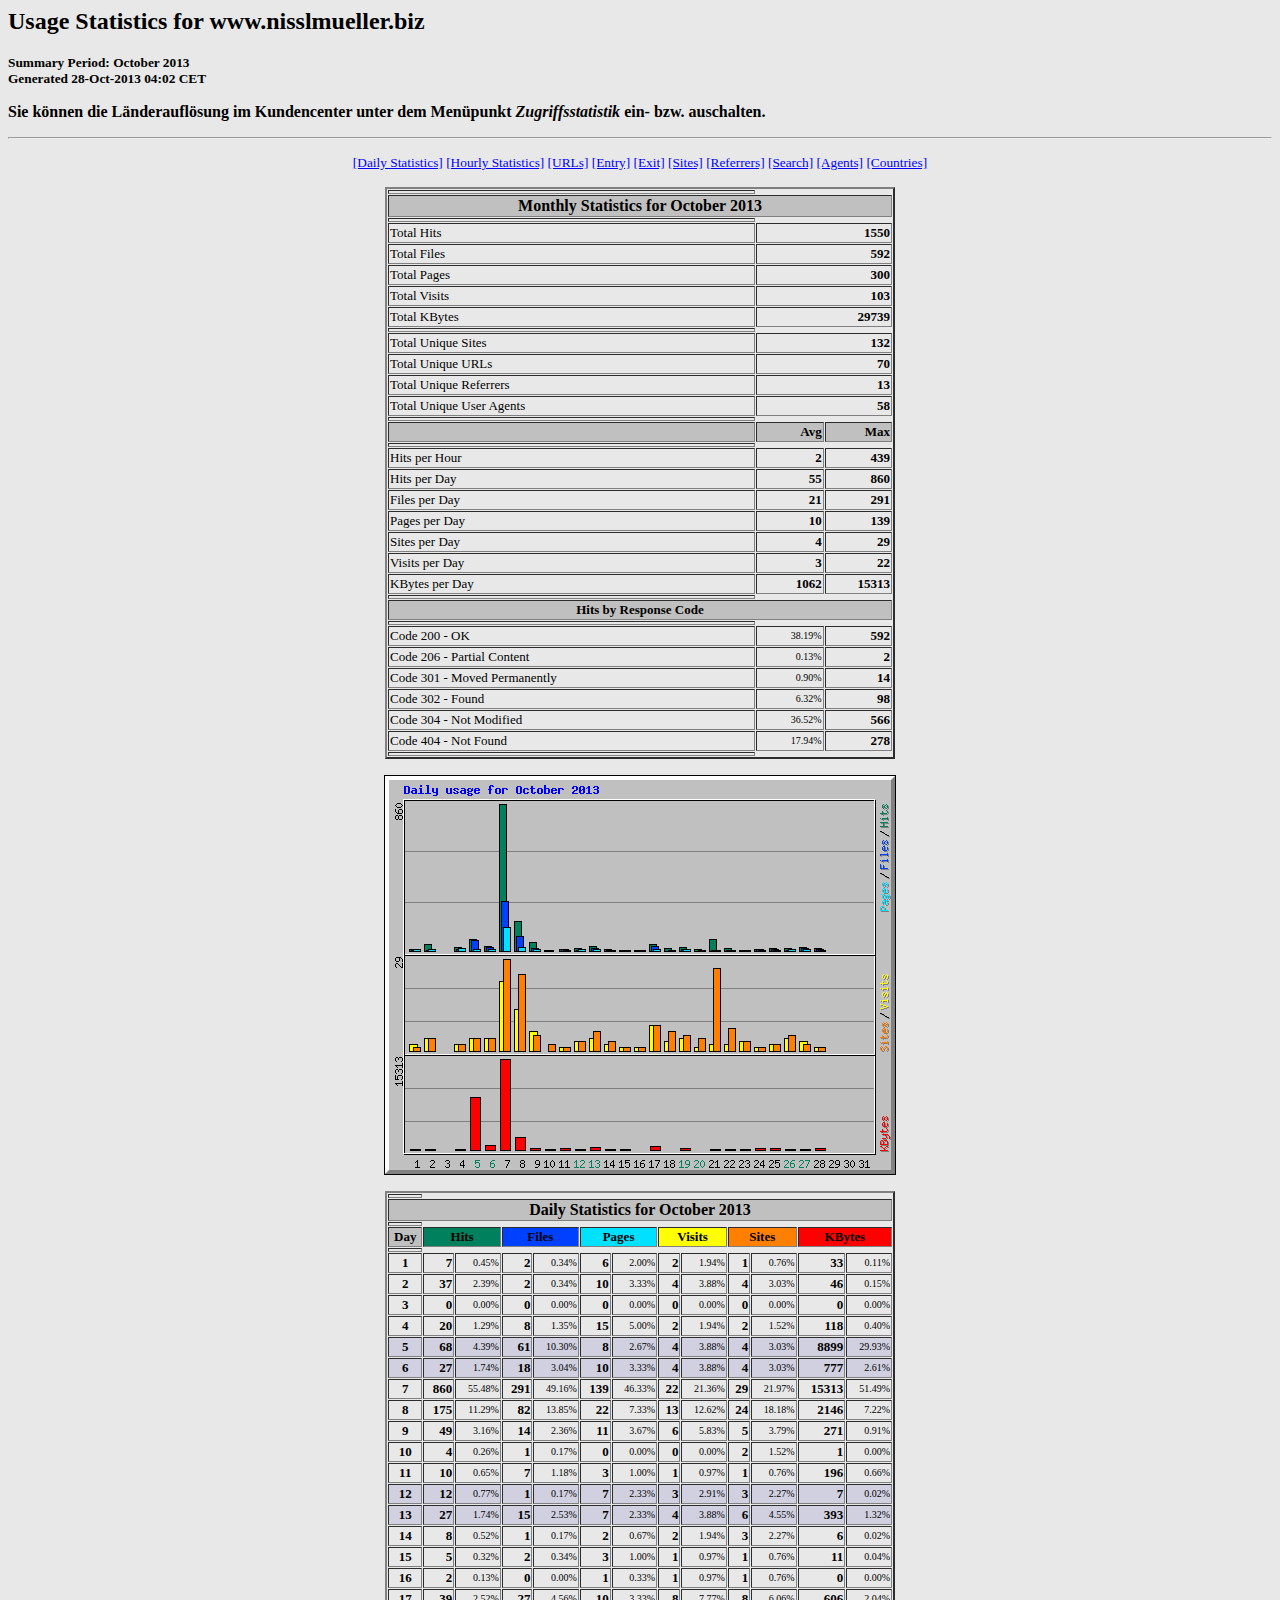
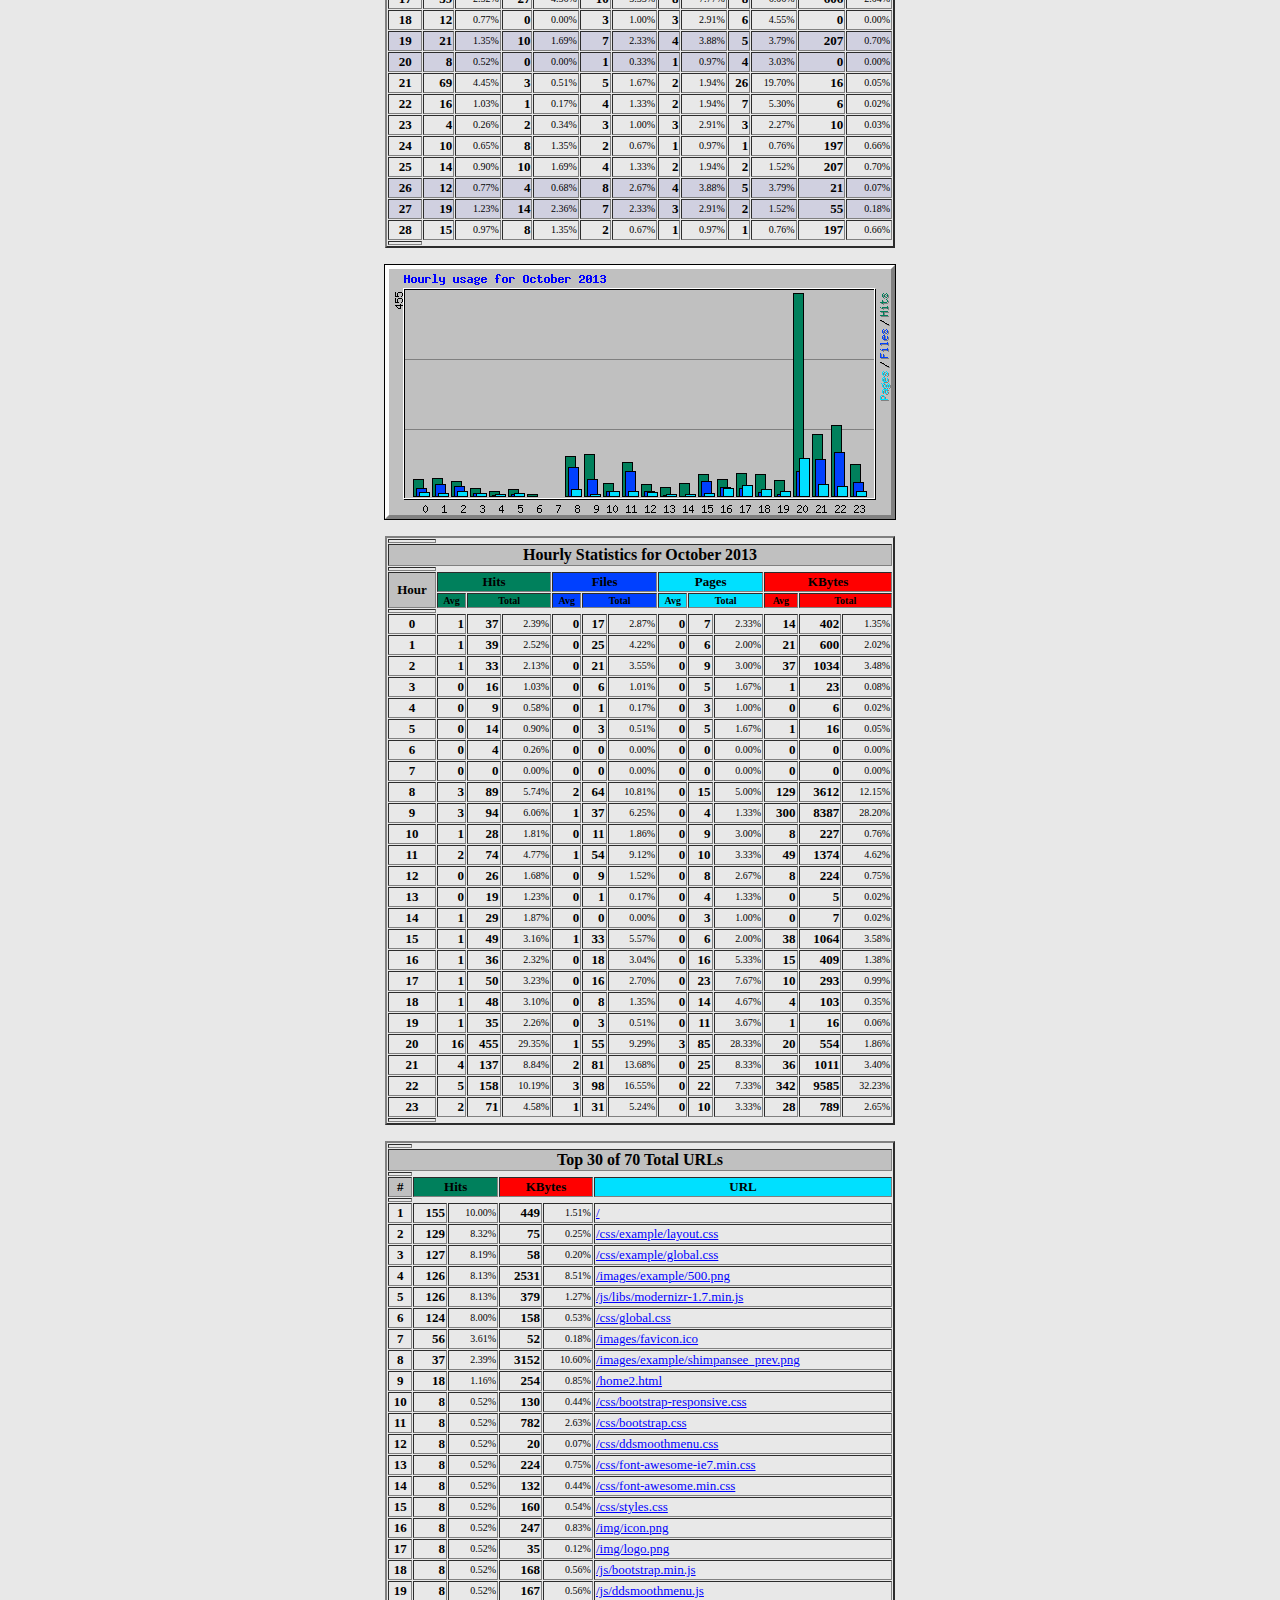
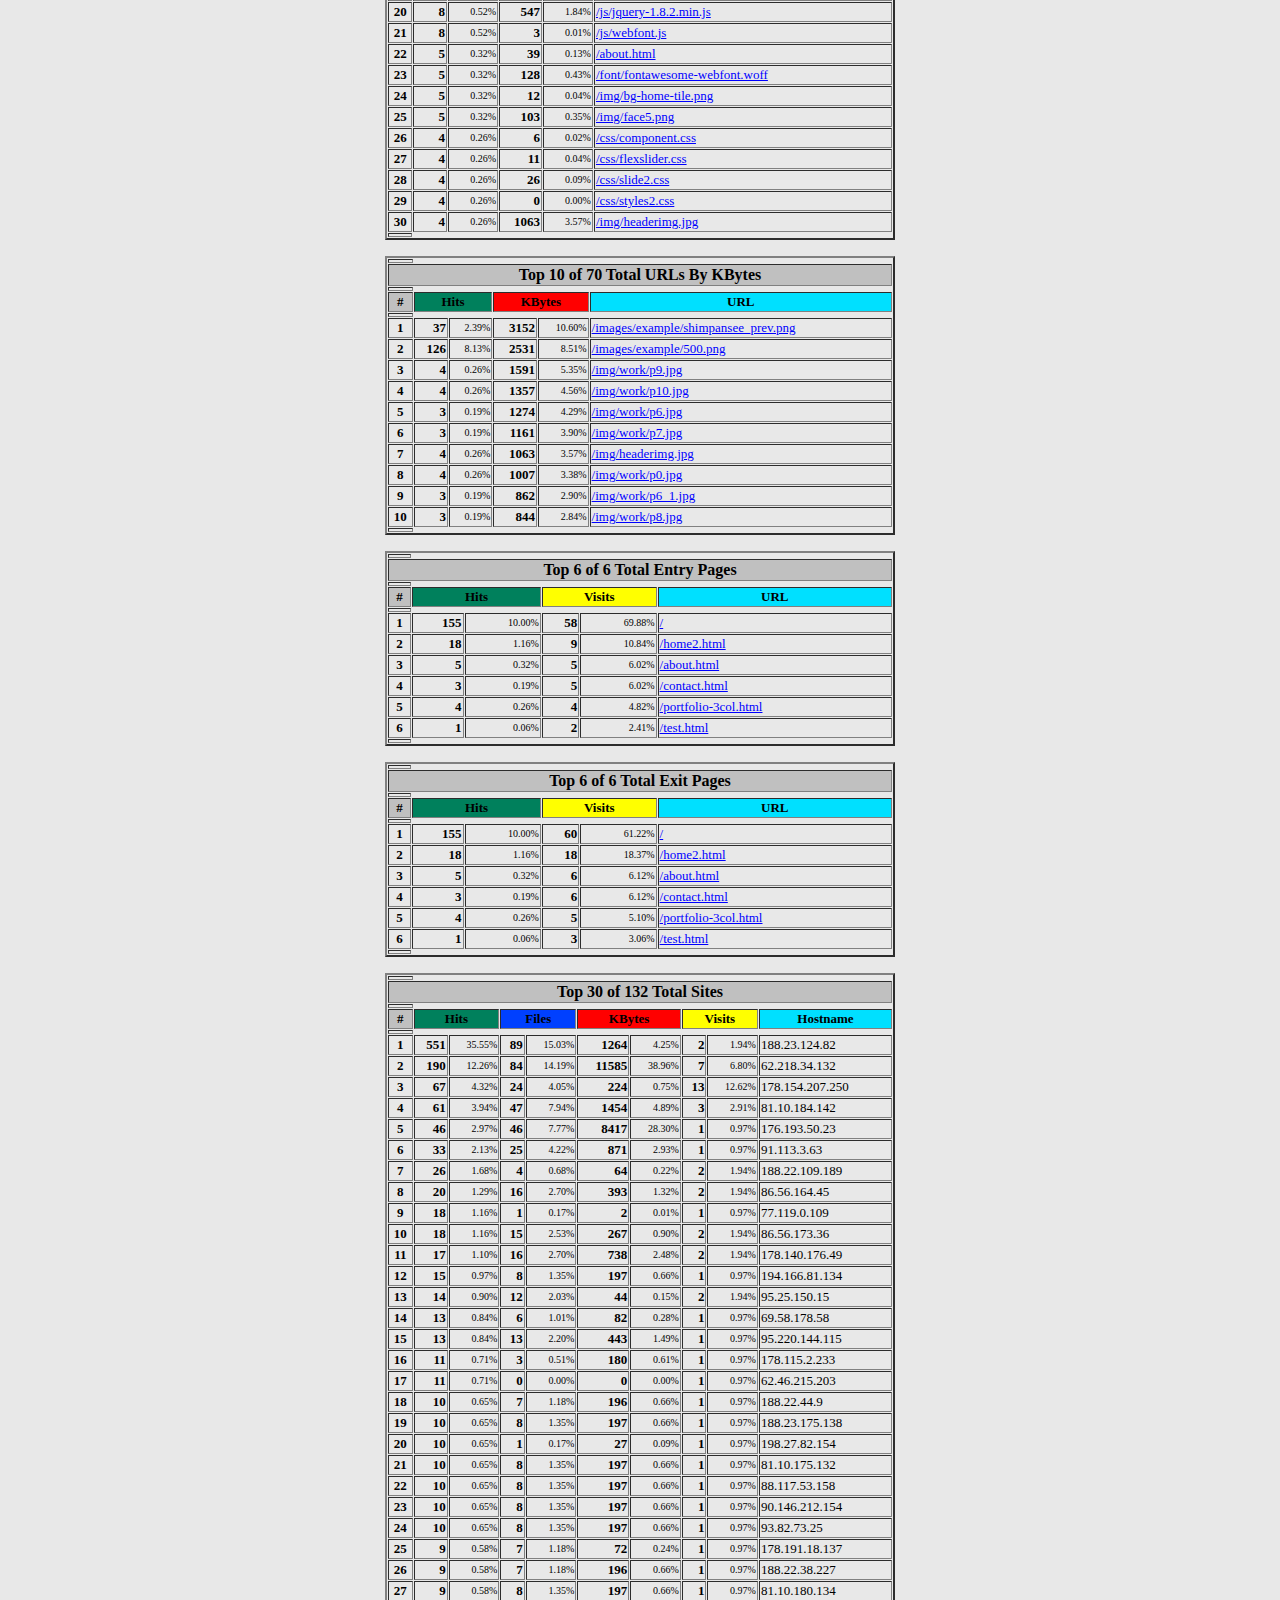
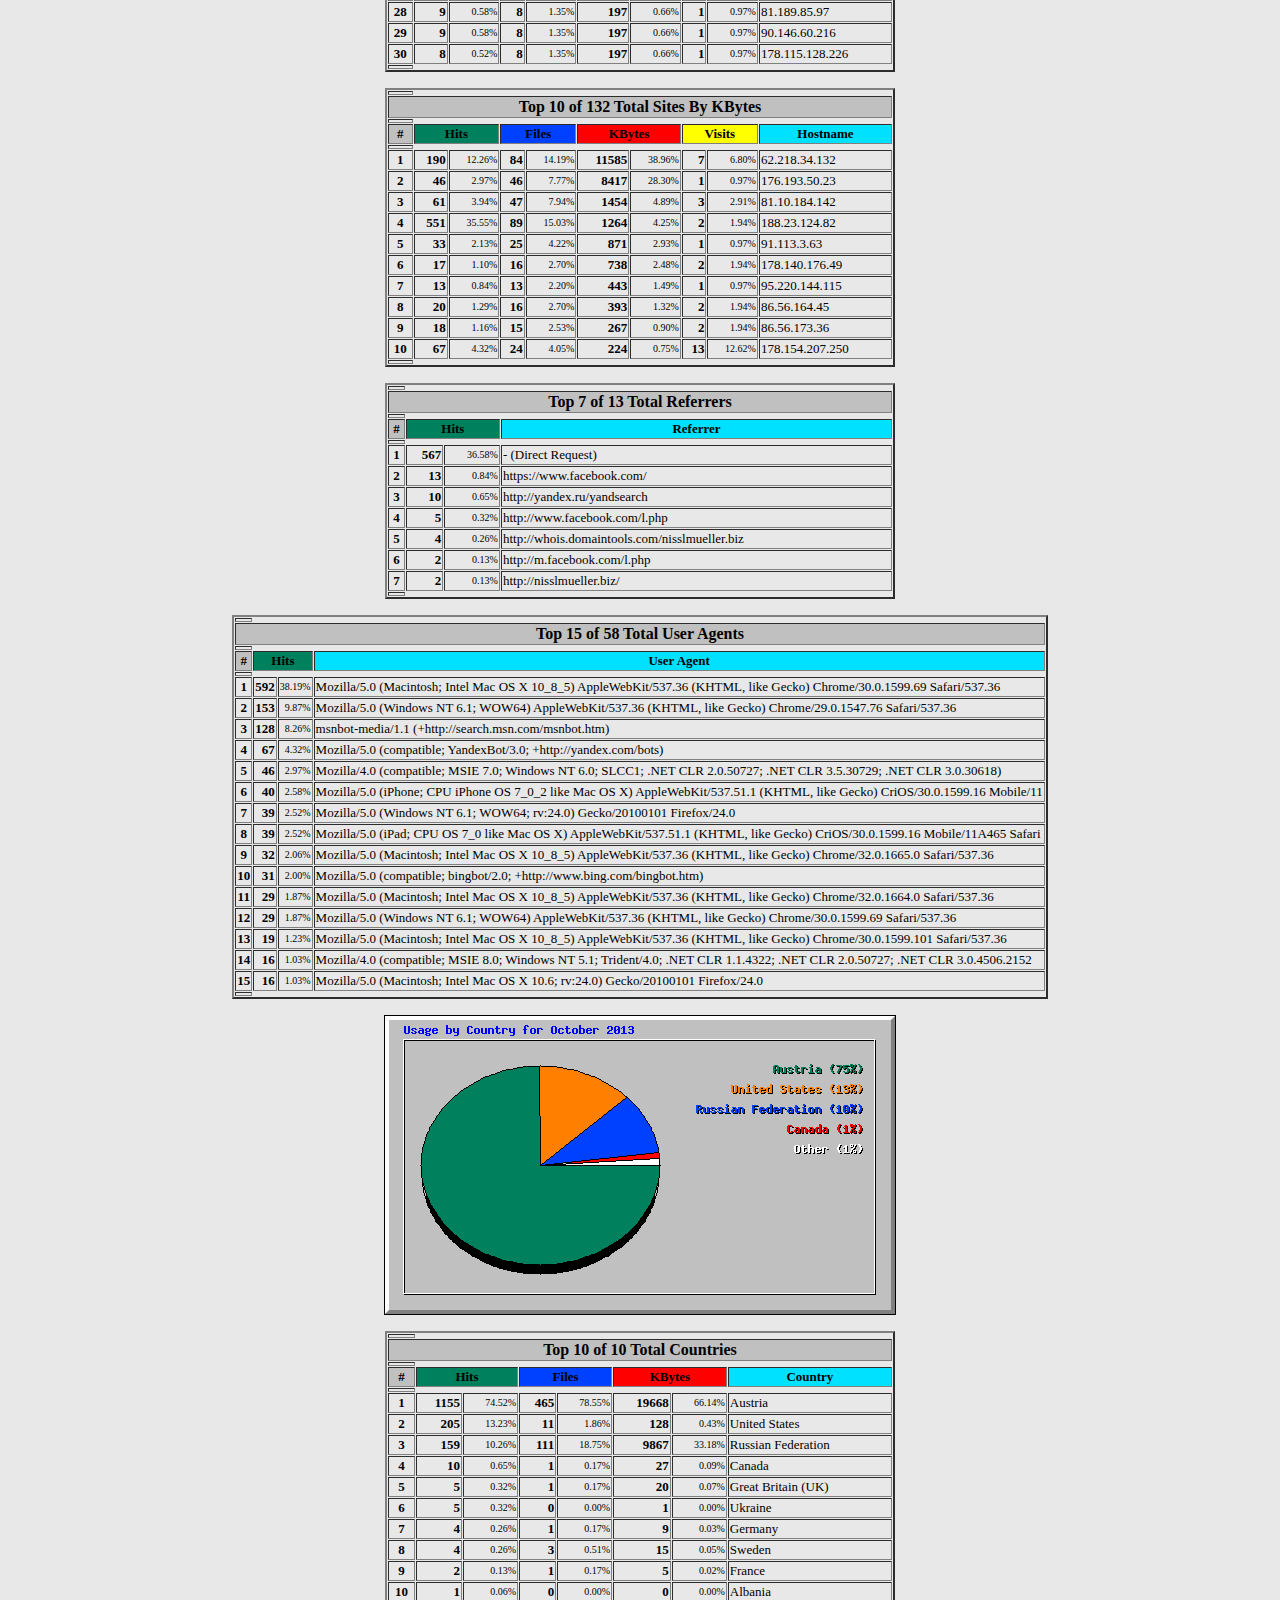
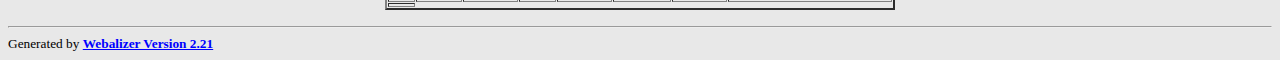
<file: stats/usage_201310.html>
<!DOCTYPE HTML PUBLIC "-//W3C//DTD HTML 4.0 Transitional//EN">

<!-- Generated by The Webalizer  Ver. 2.21-02 -->
<!--                                          -->
<!-- Copyright 1997-2009  Bradford L. Barrett -->
<!--                                          -->
<!-- Distributed under the GNU GPL  Version 2 -->
<!--        Full text may be found at:        -->
<!--         http://www.webalizer.org         -->
<!--                                          -->
<!--  Give the power back to the programmers  -->
<!--   Support the Free Software Foundation   -->
<!--           (http://www.fsf.org)           -->
<!--                                          -->
<!-- *** Generated: 28-Oct-2013 04:02 CET *** -->

<HTML lang="en">
<HEAD>
 <TITLE>Usage Statistics for www.nisslmueller.biz - October 2013</TITLE>
</HEAD>

<BODY BGCOLOR="#E8E8E8" TEXT="#000000" LINK="#0000FF" VLINK="#FF0000">
<H2>Usage Statistics for www.nisslmueller.biz</H2>
<SMALL><STRONG>
Summary Period: October 2013<BR>
Generated 28-Oct-2013 04:02 CET<BR>
</STRONG></SMALL>
<p><b>Sie k&ouml;nnen die L&auml;nderaufl&ouml;sung
im Kundencenter unter dem Men&uuml;punkt
<i>Zugriffsstatistik</i> ein- bzw. auschalten.</b></p>
<CENTER>
<HR>
<P>
<SMALL>
<A HREF="#DAYSTATS">[Daily Statistics]</A>
<A HREF="#HOURSTATS">[Hourly Statistics]</A>
<A HREF="#TOPURLS">[URLs]</A>
<A HREF="#TOPENTRY">[Entry]</A>
<A HREF="#TOPEXIT">[Exit]</A>
<A HREF="#TOPSITES">[Sites]</A>
<A HREF="#TOPREFS">[Referrers]</A>
<A HREF="#TOPSEARCH">[Search]</A>
<A HREF="#TOPAGENTS">[Agents]</A>
<A HREF="#TOPCTRYS">[Countries]</A>
</SMALL>
<P>
<TABLE WIDTH=510 BORDER=2 CELLSPACING=1 CELLPADDING=1>
<TR><TH HEIGHT=4></TH></TR>
<TR><TH COLSPAN=3 ALIGN=center BGCOLOR="#C0C0C0">Monthly Statistics for October 2013</TH></TR>
<TR><TH HEIGHT=4></TH></TR>
<TR><TD WIDTH=380><FONT SIZE="-1">Total Hits</FONT></TD>
<TD ALIGN=right COLSPAN=2><FONT SIZE="-1"><B>1550</B></FONT></TD></TR>
<TR><TD WIDTH=380><FONT SIZE="-1">Total Files</FONT></TD>
<TD ALIGN=right COLSPAN=2><FONT SIZE="-1"><B>592</B></FONT></TD></TR>
<TR><TD WIDTH=380><FONT SIZE="-1">Total Pages</FONT></TD>
<TD ALIGN=right COLSPAN=2><FONT SIZE="-1"><B>300</B></FONT></TD></TR>
<TR><TD WIDTH=380><FONT SIZE="-1">Total Visits</FONT></TD>
<TD ALIGN=right COLSPAN=2><FONT SIZE="-1"><B>103</B></FONT></TD></TR>
<TR><TD WIDTH=380><FONT SIZE="-1">Total KBytes</FONT></TD>
<TD ALIGN=right COLSPAN=2><FONT SIZE="-1"><B>29739</B></FONT></TD></TR>
<TR><TH HEIGHT=4></TH></TR>
<TR><TD WIDTH=380><FONT SIZE="-1">Total Unique Sites</FONT></TD>
<TD ALIGN=right COLSPAN=2><FONT SIZE="-1"><B>132</B></FONT></TD></TR>
<TR><TD WIDTH=380><FONT SIZE="-1">Total Unique URLs</FONT></TD>
<TD ALIGN=right COLSPAN=2><FONT SIZE="-1"><B>70</B></FONT></TD></TR>
<TR><TD WIDTH=380><FONT SIZE="-1">Total Unique Referrers</FONT></TD>
<TD ALIGN=right COLSPAN=2><FONT SIZE="-1"><B>13</B></FONT></TD></TR>
<TR><TD WIDTH=380><FONT SIZE="-1">Total Unique User Agents</FONT></TD>
<TD ALIGN=right COLSPAN=2><FONT SIZE="-1"><B>58</B></FONT></TD></TR>
<TR><TH HEIGHT=4></TH></TR>
<TR><TH WIDTH=380 BGCOLOR="#C0C0C0"><FONT SIZE=-1 COLOR="#C0C0C0">.</FONT></TH>
<TH WIDTH=65 BGCOLOR="#C0C0C0" ALIGN=right><FONT SIZE=-1>Avg </FONT></TH>
<TH WIDTH=65 BGCOLOR="#C0C0C0" ALIGN=right><FONT SIZE=-1>Max </FONT></TH></TR>
<TR><TH HEIGHT=4></TH></TR>
<TR><TD><FONT SIZE="-1">Hits per Hour</FONT></TD>
<TD ALIGN=right WIDTH=65><FONT SIZE="-1"><B>2</B></FONT></TD>
<TD WIDTH=65 ALIGN=right><FONT SIZE=-1><B>439</B></FONT></TD></TR>
<TR><TD><FONT SIZE="-1">Hits per Day</FONT></TD>
<TD ALIGN=right WIDTH=65><FONT SIZE="-1"><B>55</B></FONT></TD>
<TD WIDTH=65 ALIGN=right><FONT SIZE=-1><B>860</B></FONT></TD></TR>
<TR><TD><FONT SIZE="-1">Files per Day</FONT></TD>
<TD ALIGN=right WIDTH=65><FONT SIZE="-1"><B>21</B></FONT></TD>
<TD WIDTH=65 ALIGN=right><FONT SIZE=-1><B>291</B></FONT></TD></TR>
<TR><TD><FONT SIZE="-1">Pages per Day</FONT></TD>
<TD ALIGN=right WIDTH=65><FONT SIZE="-1"><B>10</B></FONT></TD>
<TD WIDTH=65 ALIGN=right><FONT SIZE=-1><B>139</B></FONT></TD></TR>
<TR><TD><FONT SIZE="-1">Sites per Day</FONT></TD>
<TD ALIGN=right WIDTH=65><FONT SIZE="-1"><B>4</B></FONT></TD>
<TD WIDTH=65 ALIGN=right><FONT SIZE=-1><B>29</B></FONT></TD></TR>
<TR><TD><FONT SIZE="-1">Visits per Day</FONT></TD>
<TD ALIGN=right WIDTH=65><FONT SIZE="-1"><B>3</B></FONT></TD>
<TD WIDTH=65 ALIGN=right><FONT SIZE=-1><B>22</B></FONT></TD></TR>
<TR><TD><FONT SIZE="-1">KBytes per Day</FONT></TD>
<TD ALIGN=right WIDTH=65><FONT SIZE="-1"><B>1062</B></FONT></TD>
<TD WIDTH=65 ALIGN=right><FONT SIZE=-1><B>15313</B></FONT></TD></TR>
<TR><TH HEIGHT=4></TH></TR>
<TR><TH COLSPAN=3 ALIGN=center BGCOLOR="#C0C0C0">
<FONT SIZE="-1">Hits by Response Code</FONT></TH></TR>
<TR><TH HEIGHT=4></TH></TR>
<TR><TD><FONT SIZE="-1">Code 200 - OK</FONT></TD>
<TD ALIGN=right><FONT SIZE="-2">38.19%</FONT></TD>
<TD ALIGN=right><FONT SIZE="-1"><B>592</B></FONT></TD></TR>
<TR><TD><FONT SIZE="-1">Code 206 - Partial Content</FONT></TD>
<TD ALIGN=right><FONT SIZE="-2">0.13%</FONT></TD>
<TD ALIGN=right><FONT SIZE="-1"><B>2</B></FONT></TD></TR>
<TR><TD><FONT SIZE="-1">Code 301 - Moved Permanently</FONT></TD>
<TD ALIGN=right><FONT SIZE="-2">0.90%</FONT></TD>
<TD ALIGN=right><FONT SIZE="-1"><B>14</B></FONT></TD></TR>
<TR><TD><FONT SIZE="-1">Code 302 - Found</FONT></TD>
<TD ALIGN=right><FONT SIZE="-2">6.32%</FONT></TD>
<TD ALIGN=right><FONT SIZE="-1"><B>98</B></FONT></TD></TR>
<TR><TD><FONT SIZE="-1">Code 304 - Not Modified</FONT></TD>
<TD ALIGN=right><FONT SIZE="-2">36.52%</FONT></TD>
<TD ALIGN=right><FONT SIZE="-1"><B>566</B></FONT></TD></TR>
<TR><TD><FONT SIZE="-1">Code 404 - Not Found</FONT></TD>
<TD ALIGN=right><FONT SIZE="-2">17.94%</FONT></TD>
<TD ALIGN=right><FONT SIZE="-1"><B>278</B></FONT></TD></TR>
<TR><TH HEIGHT=4></TH></TR>
</TABLE>
<P>
<A NAME="DAYSTATS"></A>
<IMG SRC="daily_usage_201310.png" ALT="Daily usage for October 2013" HEIGHT=400 WIDTH=512><P>
<TABLE WIDTH=510 BORDER=2 CELLSPACING=1 CELLPADDING=1>
<TR><TH HEIGHT=4></TH></TR>
<TR><TH BGCOLOR="#C0C0C0" COLSPAN=13 ALIGN=center>Daily Statistics for October 2013</TH></TR>
<TR><TH HEIGHT=4></TH></TR>
<TR><TH ALIGN=center BGCOLOR="#C0C0C0"><FONT SIZE="-1">Day</FONT></TH>
<TH ALIGN=center BGCOLOR="#00805c" COLSPAN=2><FONT SIZE="-1">Hits</FONT></TH>
<TH ALIGN=center BGCOLOR="#0040ff" COLSPAN=2><FONT SIZE="-1">Files</FONT></TH>
<TH ALIGN=center BGCOLOR="#00e0ff" COLSPAN=2><FONT SIZE="-1">Pages</FONT></TH>
<TH ALIGN=center BGCOLOR="#ffff00" COLSPAN=2><FONT SIZE="-1">Visits</FONT></TH>
<TH ALIGN=center BGCOLOR="#ff8000" COLSPAN=2><FONT SIZE="-1">Sites</FONT></TH>
<TH ALIGN=center BGCOLOR="#ff0000" COLSPAN=2><FONT SIZE="-1">KBytes</FONT></TH></TR>
<TR><TH HEIGHT=4></TH></TR>
<TR><TD ALIGN=center><FONT SIZE="-1"><B>1</B></FONT></TD>
<TD ALIGN=right><FONT SIZE="-1"><B>7</B></FONT></TD>
<TD ALIGN=right><FONT SIZE="-2">0.45%</FONT></TD>
<TD ALIGN=right><FONT SIZE="-1"><B>2</B></FONT></TD>
<TD ALIGN=right><FONT SIZE="-2">0.34%</FONT></TD>
<TD ALIGN=right><FONT SIZE="-1"><B>6</B></FONT></TD>
<TD ALIGN=right><FONT SIZE="-2">2.00%</FONT></TD>
<TD ALIGN=right><FONT SIZE="-1"><B>2</B></FONT></TD>
<TD ALIGN=right><FONT SIZE="-2">1.94%</FONT></TD>
<TD ALIGN=right><FONT SIZE="-1"><B>1</B></FONT></TD>
<TD ALIGN=right><FONT SIZE="-2">0.76%</FONT></TD>
<TD ALIGN=right><FONT SIZE="-1"><B>33</B></FONT></TD>
<TD ALIGN=right><FONT SIZE="-2">0.11%</FONT></TD></TR>
<TR><TD ALIGN=center><FONT SIZE="-1"><B>2</B></FONT></TD>
<TD ALIGN=right><FONT SIZE="-1"><B>37</B></FONT></TD>
<TD ALIGN=right><FONT SIZE="-2">2.39%</FONT></TD>
<TD ALIGN=right><FONT SIZE="-1"><B>2</B></FONT></TD>
<TD ALIGN=right><FONT SIZE="-2">0.34%</FONT></TD>
<TD ALIGN=right><FONT SIZE="-1"><B>10</B></FONT></TD>
<TD ALIGN=right><FONT SIZE="-2">3.33%</FONT></TD>
<TD ALIGN=right><FONT SIZE="-1"><B>4</B></FONT></TD>
<TD ALIGN=right><FONT SIZE="-2">3.88%</FONT></TD>
<TD ALIGN=right><FONT SIZE="-1"><B>4</B></FONT></TD>
<TD ALIGN=right><FONT SIZE="-2">3.03%</FONT></TD>
<TD ALIGN=right><FONT SIZE="-1"><B>46</B></FONT></TD>
<TD ALIGN=right><FONT SIZE="-2">0.15%</FONT></TD></TR>
<TR><TD ALIGN=center><FONT SIZE="-1"><B>3</B></FONT></TD>
<TD ALIGN=right><FONT SIZE="-1"><B>0</B></FONT></TD>
<TD ALIGN=right><FONT SIZE="-2">0.00%</FONT></TD>
<TD ALIGN=right><FONT SIZE="-1"><B>0</B></FONT></TD>
<TD ALIGN=right><FONT SIZE="-2">0.00%</FONT></TD>
<TD ALIGN=right><FONT SIZE="-1"><B>0</B></FONT></TD>
<TD ALIGN=right><FONT SIZE="-2">0.00%</FONT></TD>
<TD ALIGN=right><FONT SIZE="-1"><B>0</B></FONT></TD>
<TD ALIGN=right><FONT SIZE="-2">0.00%</FONT></TD>
<TD ALIGN=right><FONT SIZE="-1"><B>0</B></FONT></TD>
<TD ALIGN=right><FONT SIZE="-2">0.00%</FONT></TD>
<TD ALIGN=right><FONT SIZE="-1"><B>0</B></FONT></TD>
<TD ALIGN=right><FONT SIZE="-2">0.00%</FONT></TD></TR>
<TR><TD ALIGN=center><FONT SIZE="-1"><B>4</B></FONT></TD>
<TD ALIGN=right><FONT SIZE="-1"><B>20</B></FONT></TD>
<TD ALIGN=right><FONT SIZE="-2">1.29%</FONT></TD>
<TD ALIGN=right><FONT SIZE="-1"><B>8</B></FONT></TD>
<TD ALIGN=right><FONT SIZE="-2">1.35%</FONT></TD>
<TD ALIGN=right><FONT SIZE="-1"><B>15</B></FONT></TD>
<TD ALIGN=right><FONT SIZE="-2">5.00%</FONT></TD>
<TD ALIGN=right><FONT SIZE="-1"><B>2</B></FONT></TD>
<TD ALIGN=right><FONT SIZE="-2">1.94%</FONT></TD>
<TD ALIGN=right><FONT SIZE="-1"><B>2</B></FONT></TD>
<TD ALIGN=right><FONT SIZE="-2">1.52%</FONT></TD>
<TD ALIGN=right><FONT SIZE="-1"><B>118</B></FONT></TD>
<TD ALIGN=right><FONT SIZE="-2">0.40%</FONT></TD></TR>
<TR BGCOLOR="#D0D0E0"><TD ALIGN=center><FONT SIZE="-1"><B>5</B></FONT></TD>
<TD ALIGN=right><FONT SIZE="-1"><B>68</B></FONT></TD>
<TD ALIGN=right><FONT SIZE="-2">4.39%</FONT></TD>
<TD ALIGN=right><FONT SIZE="-1"><B>61</B></FONT></TD>
<TD ALIGN=right><FONT SIZE="-2">10.30%</FONT></TD>
<TD ALIGN=right><FONT SIZE="-1"><B>8</B></FONT></TD>
<TD ALIGN=right><FONT SIZE="-2">2.67%</FONT></TD>
<TD ALIGN=right><FONT SIZE="-1"><B>4</B></FONT></TD>
<TD ALIGN=right><FONT SIZE="-2">3.88%</FONT></TD>
<TD ALIGN=right><FONT SIZE="-1"><B>4</B></FONT></TD>
<TD ALIGN=right><FONT SIZE="-2">3.03%</FONT></TD>
<TD ALIGN=right><FONT SIZE="-1"><B>8899</B></FONT></TD>
<TD ALIGN=right><FONT SIZE="-2">29.93%</FONT></TD></TR>
<TR BGCOLOR="#D0D0E0"><TD ALIGN=center><FONT SIZE="-1"><B>6</B></FONT></TD>
<TD ALIGN=right><FONT SIZE="-1"><B>27</B></FONT></TD>
<TD ALIGN=right><FONT SIZE="-2">1.74%</FONT></TD>
<TD ALIGN=right><FONT SIZE="-1"><B>18</B></FONT></TD>
<TD ALIGN=right><FONT SIZE="-2">3.04%</FONT></TD>
<TD ALIGN=right><FONT SIZE="-1"><B>10</B></FONT></TD>
<TD ALIGN=right><FONT SIZE="-2">3.33%</FONT></TD>
<TD ALIGN=right><FONT SIZE="-1"><B>4</B></FONT></TD>
<TD ALIGN=right><FONT SIZE="-2">3.88%</FONT></TD>
<TD ALIGN=right><FONT SIZE="-1"><B>4</B></FONT></TD>
<TD ALIGN=right><FONT SIZE="-2">3.03%</FONT></TD>
<TD ALIGN=right><FONT SIZE="-1"><B>777</B></FONT></TD>
<TD ALIGN=right><FONT SIZE="-2">2.61%</FONT></TD></TR>
<TR><TD ALIGN=center><FONT SIZE="-1"><B>7</B></FONT></TD>
<TD ALIGN=right><FONT SIZE="-1"><B>860</B></FONT></TD>
<TD ALIGN=right><FONT SIZE="-2">55.48%</FONT></TD>
<TD ALIGN=right><FONT SIZE="-1"><B>291</B></FONT></TD>
<TD ALIGN=right><FONT SIZE="-2">49.16%</FONT></TD>
<TD ALIGN=right><FONT SIZE="-1"><B>139</B></FONT></TD>
<TD ALIGN=right><FONT SIZE="-2">46.33%</FONT></TD>
<TD ALIGN=right><FONT SIZE="-1"><B>22</B></FONT></TD>
<TD ALIGN=right><FONT SIZE="-2">21.36%</FONT></TD>
<TD ALIGN=right><FONT SIZE="-1"><B>29</B></FONT></TD>
<TD ALIGN=right><FONT SIZE="-2">21.97%</FONT></TD>
<TD ALIGN=right><FONT SIZE="-1"><B>15313</B></FONT></TD>
<TD ALIGN=right><FONT SIZE="-2">51.49%</FONT></TD></TR>
<TR><TD ALIGN=center><FONT SIZE="-1"><B>8</B></FONT></TD>
<TD ALIGN=right><FONT SIZE="-1"><B>175</B></FONT></TD>
<TD ALIGN=right><FONT SIZE="-2">11.29%</FONT></TD>
<TD ALIGN=right><FONT SIZE="-1"><B>82</B></FONT></TD>
<TD ALIGN=right><FONT SIZE="-2">13.85%</FONT></TD>
<TD ALIGN=right><FONT SIZE="-1"><B>22</B></FONT></TD>
<TD ALIGN=right><FONT SIZE="-2">7.33%</FONT></TD>
<TD ALIGN=right><FONT SIZE="-1"><B>13</B></FONT></TD>
<TD ALIGN=right><FONT SIZE="-2">12.62%</FONT></TD>
<TD ALIGN=right><FONT SIZE="-1"><B>24</B></FONT></TD>
<TD ALIGN=right><FONT SIZE="-2">18.18%</FONT></TD>
<TD ALIGN=right><FONT SIZE="-1"><B>2146</B></FONT></TD>
<TD ALIGN=right><FONT SIZE="-2">7.22%</FONT></TD></TR>
<TR><TD ALIGN=center><FONT SIZE="-1"><B>9</B></FONT></TD>
<TD ALIGN=right><FONT SIZE="-1"><B>49</B></FONT></TD>
<TD ALIGN=right><FONT SIZE="-2">3.16%</FONT></TD>
<TD ALIGN=right><FONT SIZE="-1"><B>14</B></FONT></TD>
<TD ALIGN=right><FONT SIZE="-2">2.36%</FONT></TD>
<TD ALIGN=right><FONT SIZE="-1"><B>11</B></FONT></TD>
<TD ALIGN=right><FONT SIZE="-2">3.67%</FONT></TD>
<TD ALIGN=right><FONT SIZE="-1"><B>6</B></FONT></TD>
<TD ALIGN=right><FONT SIZE="-2">5.83%</FONT></TD>
<TD ALIGN=right><FONT SIZE="-1"><B>5</B></FONT></TD>
<TD ALIGN=right><FONT SIZE="-2">3.79%</FONT></TD>
<TD ALIGN=right><FONT SIZE="-1"><B>271</B></FONT></TD>
<TD ALIGN=right><FONT SIZE="-2">0.91%</FONT></TD></TR>
<TR><TD ALIGN=center><FONT SIZE="-1"><B>10</B></FONT></TD>
<TD ALIGN=right><FONT SIZE="-1"><B>4</B></FONT></TD>
<TD ALIGN=right><FONT SIZE="-2">0.26%</FONT></TD>
<TD ALIGN=right><FONT SIZE="-1"><B>1</B></FONT></TD>
<TD ALIGN=right><FONT SIZE="-2">0.17%</FONT></TD>
<TD ALIGN=right><FONT SIZE="-1"><B>0</B></FONT></TD>
<TD ALIGN=right><FONT SIZE="-2">0.00%</FONT></TD>
<TD ALIGN=right><FONT SIZE="-1"><B>0</B></FONT></TD>
<TD ALIGN=right><FONT SIZE="-2">0.00%</FONT></TD>
<TD ALIGN=right><FONT SIZE="-1"><B>2</B></FONT></TD>
<TD ALIGN=right><FONT SIZE="-2">1.52%</FONT></TD>
<TD ALIGN=right><FONT SIZE="-1"><B>1</B></FONT></TD>
<TD ALIGN=right><FONT SIZE="-2">0.00%</FONT></TD></TR>
<TR><TD ALIGN=center><FONT SIZE="-1"><B>11</B></FONT></TD>
<TD ALIGN=right><FONT SIZE="-1"><B>10</B></FONT></TD>
<TD ALIGN=right><FONT SIZE="-2">0.65%</FONT></TD>
<TD ALIGN=right><FONT SIZE="-1"><B>7</B></FONT></TD>
<TD ALIGN=right><FONT SIZE="-2">1.18%</FONT></TD>
<TD ALIGN=right><FONT SIZE="-1"><B>3</B></FONT></TD>
<TD ALIGN=right><FONT SIZE="-2">1.00%</FONT></TD>
<TD ALIGN=right><FONT SIZE="-1"><B>1</B></FONT></TD>
<TD ALIGN=right><FONT SIZE="-2">0.97%</FONT></TD>
<TD ALIGN=right><FONT SIZE="-1"><B>1</B></FONT></TD>
<TD ALIGN=right><FONT SIZE="-2">0.76%</FONT></TD>
<TD ALIGN=right><FONT SIZE="-1"><B>196</B></FONT></TD>
<TD ALIGN=right><FONT SIZE="-2">0.66%</FONT></TD></TR>
<TR BGCOLOR="#D0D0E0"><TD ALIGN=center><FONT SIZE="-1"><B>12</B></FONT></TD>
<TD ALIGN=right><FONT SIZE="-1"><B>12</B></FONT></TD>
<TD ALIGN=right><FONT SIZE="-2">0.77%</FONT></TD>
<TD ALIGN=right><FONT SIZE="-1"><B>1</B></FONT></TD>
<TD ALIGN=right><FONT SIZE="-2">0.17%</FONT></TD>
<TD ALIGN=right><FONT SIZE="-1"><B>7</B></FONT></TD>
<TD ALIGN=right><FONT SIZE="-2">2.33%</FONT></TD>
<TD ALIGN=right><FONT SIZE="-1"><B>3</B></FONT></TD>
<TD ALIGN=right><FONT SIZE="-2">2.91%</FONT></TD>
<TD ALIGN=right><FONT SIZE="-1"><B>3</B></FONT></TD>
<TD ALIGN=right><FONT SIZE="-2">2.27%</FONT></TD>
<TD ALIGN=right><FONT SIZE="-1"><B>7</B></FONT></TD>
<TD ALIGN=right><FONT SIZE="-2">0.02%</FONT></TD></TR>
<TR BGCOLOR="#D0D0E0"><TD ALIGN=center><FONT SIZE="-1"><B>13</B></FONT></TD>
<TD ALIGN=right><FONT SIZE="-1"><B>27</B></FONT></TD>
<TD ALIGN=right><FONT SIZE="-2">1.74%</FONT></TD>
<TD ALIGN=right><FONT SIZE="-1"><B>15</B></FONT></TD>
<TD ALIGN=right><FONT SIZE="-2">2.53%</FONT></TD>
<TD ALIGN=right><FONT SIZE="-1"><B>7</B></FONT></TD>
<TD ALIGN=right><FONT SIZE="-2">2.33%</FONT></TD>
<TD ALIGN=right><FONT SIZE="-1"><B>4</B></FONT></TD>
<TD ALIGN=right><FONT SIZE="-2">3.88%</FONT></TD>
<TD ALIGN=right><FONT SIZE="-1"><B>6</B></FONT></TD>
<TD ALIGN=right><FONT SIZE="-2">4.55%</FONT></TD>
<TD ALIGN=right><FONT SIZE="-1"><B>393</B></FONT></TD>
<TD ALIGN=right><FONT SIZE="-2">1.32%</FONT></TD></TR>
<TR><TD ALIGN=center><FONT SIZE="-1"><B>14</B></FONT></TD>
<TD ALIGN=right><FONT SIZE="-1"><B>8</B></FONT></TD>
<TD ALIGN=right><FONT SIZE="-2">0.52%</FONT></TD>
<TD ALIGN=right><FONT SIZE="-1"><B>1</B></FONT></TD>
<TD ALIGN=right><FONT SIZE="-2">0.17%</FONT></TD>
<TD ALIGN=right><FONT SIZE="-1"><B>2</B></FONT></TD>
<TD ALIGN=right><FONT SIZE="-2">0.67%</FONT></TD>
<TD ALIGN=right><FONT SIZE="-1"><B>2</B></FONT></TD>
<TD ALIGN=right><FONT SIZE="-2">1.94%</FONT></TD>
<TD ALIGN=right><FONT SIZE="-1"><B>3</B></FONT></TD>
<TD ALIGN=right><FONT SIZE="-2">2.27%</FONT></TD>
<TD ALIGN=right><FONT SIZE="-1"><B>6</B></FONT></TD>
<TD ALIGN=right><FONT SIZE="-2">0.02%</FONT></TD></TR>
<TR><TD ALIGN=center><FONT SIZE="-1"><B>15</B></FONT></TD>
<TD ALIGN=right><FONT SIZE="-1"><B>5</B></FONT></TD>
<TD ALIGN=right><FONT SIZE="-2">0.32%</FONT></TD>
<TD ALIGN=right><FONT SIZE="-1"><B>2</B></FONT></TD>
<TD ALIGN=right><FONT SIZE="-2">0.34%</FONT></TD>
<TD ALIGN=right><FONT SIZE="-1"><B>3</B></FONT></TD>
<TD ALIGN=right><FONT SIZE="-2">1.00%</FONT></TD>
<TD ALIGN=right><FONT SIZE="-1"><B>1</B></FONT></TD>
<TD ALIGN=right><FONT SIZE="-2">0.97%</FONT></TD>
<TD ALIGN=right><FONT SIZE="-1"><B>1</B></FONT></TD>
<TD ALIGN=right><FONT SIZE="-2">0.76%</FONT></TD>
<TD ALIGN=right><FONT SIZE="-1"><B>11</B></FONT></TD>
<TD ALIGN=right><FONT SIZE="-2">0.04%</FONT></TD></TR>
<TR><TD ALIGN=center><FONT SIZE="-1"><B>16</B></FONT></TD>
<TD ALIGN=right><FONT SIZE="-1"><B>2</B></FONT></TD>
<TD ALIGN=right><FONT SIZE="-2">0.13%</FONT></TD>
<TD ALIGN=right><FONT SIZE="-1"><B>0</B></FONT></TD>
<TD ALIGN=right><FONT SIZE="-2">0.00%</FONT></TD>
<TD ALIGN=right><FONT SIZE="-1"><B>1</B></FONT></TD>
<TD ALIGN=right><FONT SIZE="-2">0.33%</FONT></TD>
<TD ALIGN=right><FONT SIZE="-1"><B>1</B></FONT></TD>
<TD ALIGN=right><FONT SIZE="-2">0.97%</FONT></TD>
<TD ALIGN=right><FONT SIZE="-1"><B>1</B></FONT></TD>
<TD ALIGN=right><FONT SIZE="-2">0.76%</FONT></TD>
<TD ALIGN=right><FONT SIZE="-1"><B>0</B></FONT></TD>
<TD ALIGN=right><FONT SIZE="-2">0.00%</FONT></TD></TR>
<TR><TD ALIGN=center><FONT SIZE="-1"><B>17</B></FONT></TD>
<TD ALIGN=right><FONT SIZE="-1"><B>39</B></FONT></TD>
<TD ALIGN=right><FONT SIZE="-2">2.52%</FONT></TD>
<TD ALIGN=right><FONT SIZE="-1"><B>27</B></FONT></TD>
<TD ALIGN=right><FONT SIZE="-2">4.56%</FONT></TD>
<TD ALIGN=right><FONT SIZE="-1"><B>10</B></FONT></TD>
<TD ALIGN=right><FONT SIZE="-2">3.33%</FONT></TD>
<TD ALIGN=right><FONT SIZE="-1"><B>8</B></FONT></TD>
<TD ALIGN=right><FONT SIZE="-2">7.77%</FONT></TD>
<TD ALIGN=right><FONT SIZE="-1"><B>8</B></FONT></TD>
<TD ALIGN=right><FONT SIZE="-2">6.06%</FONT></TD>
<TD ALIGN=right><FONT SIZE="-1"><B>606</B></FONT></TD>
<TD ALIGN=right><FONT SIZE="-2">2.04%</FONT></TD></TR>
<TR><TD ALIGN=center><FONT SIZE="-1"><B>18</B></FONT></TD>
<TD ALIGN=right><FONT SIZE="-1"><B>12</B></FONT></TD>
<TD ALIGN=right><FONT SIZE="-2">0.77%</FONT></TD>
<TD ALIGN=right><FONT SIZE="-1"><B>0</B></FONT></TD>
<TD ALIGN=right><FONT SIZE="-2">0.00%</FONT></TD>
<TD ALIGN=right><FONT SIZE="-1"><B>3</B></FONT></TD>
<TD ALIGN=right><FONT SIZE="-2">1.00%</FONT></TD>
<TD ALIGN=right><FONT SIZE="-1"><B>3</B></FONT></TD>
<TD ALIGN=right><FONT SIZE="-2">2.91%</FONT></TD>
<TD ALIGN=right><FONT SIZE="-1"><B>6</B></FONT></TD>
<TD ALIGN=right><FONT SIZE="-2">4.55%</FONT></TD>
<TD ALIGN=right><FONT SIZE="-1"><B>0</B></FONT></TD>
<TD ALIGN=right><FONT SIZE="-2">0.00%</FONT></TD></TR>
<TR BGCOLOR="#D0D0E0"><TD ALIGN=center><FONT SIZE="-1"><B>19</B></FONT></TD>
<TD ALIGN=right><FONT SIZE="-1"><B>21</B></FONT></TD>
<TD ALIGN=right><FONT SIZE="-2">1.35%</FONT></TD>
<TD ALIGN=right><FONT SIZE="-1"><B>10</B></FONT></TD>
<TD ALIGN=right><FONT SIZE="-2">1.69%</FONT></TD>
<TD ALIGN=right><FONT SIZE="-1"><B>7</B></FONT></TD>
<TD ALIGN=right><FONT SIZE="-2">2.33%</FONT></TD>
<TD ALIGN=right><FONT SIZE="-1"><B>4</B></FONT></TD>
<TD ALIGN=right><FONT SIZE="-2">3.88%</FONT></TD>
<TD ALIGN=right><FONT SIZE="-1"><B>5</B></FONT></TD>
<TD ALIGN=right><FONT SIZE="-2">3.79%</FONT></TD>
<TD ALIGN=right><FONT SIZE="-1"><B>207</B></FONT></TD>
<TD ALIGN=right><FONT SIZE="-2">0.70%</FONT></TD></TR>
<TR BGCOLOR="#D0D0E0"><TD ALIGN=center><FONT SIZE="-1"><B>20</B></FONT></TD>
<TD ALIGN=right><FONT SIZE="-1"><B>8</B></FONT></TD>
<TD ALIGN=right><FONT SIZE="-2">0.52%</FONT></TD>
<TD ALIGN=right><FONT SIZE="-1"><B>0</B></FONT></TD>
<TD ALIGN=right><FONT SIZE="-2">0.00%</FONT></TD>
<TD ALIGN=right><FONT SIZE="-1"><B>1</B></FONT></TD>
<TD ALIGN=right><FONT SIZE="-2">0.33%</FONT></TD>
<TD ALIGN=right><FONT SIZE="-1"><B>1</B></FONT></TD>
<TD ALIGN=right><FONT SIZE="-2">0.97%</FONT></TD>
<TD ALIGN=right><FONT SIZE="-1"><B>4</B></FONT></TD>
<TD ALIGN=right><FONT SIZE="-2">3.03%</FONT></TD>
<TD ALIGN=right><FONT SIZE="-1"><B>0</B></FONT></TD>
<TD ALIGN=right><FONT SIZE="-2">0.00%</FONT></TD></TR>
<TR><TD ALIGN=center><FONT SIZE="-1"><B>21</B></FONT></TD>
<TD ALIGN=right><FONT SIZE="-1"><B>69</B></FONT></TD>
<TD ALIGN=right><FONT SIZE="-2">4.45%</FONT></TD>
<TD ALIGN=right><FONT SIZE="-1"><B>3</B></FONT></TD>
<TD ALIGN=right><FONT SIZE="-2">0.51%</FONT></TD>
<TD ALIGN=right><FONT SIZE="-1"><B>5</B></FONT></TD>
<TD ALIGN=right><FONT SIZE="-2">1.67%</FONT></TD>
<TD ALIGN=right><FONT SIZE="-1"><B>2</B></FONT></TD>
<TD ALIGN=right><FONT SIZE="-2">1.94%</FONT></TD>
<TD ALIGN=right><FONT SIZE="-1"><B>26</B></FONT></TD>
<TD ALIGN=right><FONT SIZE="-2">19.70%</FONT></TD>
<TD ALIGN=right><FONT SIZE="-1"><B>16</B></FONT></TD>
<TD ALIGN=right><FONT SIZE="-2">0.05%</FONT></TD></TR>
<TR><TD ALIGN=center><FONT SIZE="-1"><B>22</B></FONT></TD>
<TD ALIGN=right><FONT SIZE="-1"><B>16</B></FONT></TD>
<TD ALIGN=right><FONT SIZE="-2">1.03%</FONT></TD>
<TD ALIGN=right><FONT SIZE="-1"><B>1</B></FONT></TD>
<TD ALIGN=right><FONT SIZE="-2">0.17%</FONT></TD>
<TD ALIGN=right><FONT SIZE="-1"><B>4</B></FONT></TD>
<TD ALIGN=right><FONT SIZE="-2">1.33%</FONT></TD>
<TD ALIGN=right><FONT SIZE="-1"><B>2</B></FONT></TD>
<TD ALIGN=right><FONT SIZE="-2">1.94%</FONT></TD>
<TD ALIGN=right><FONT SIZE="-1"><B>7</B></FONT></TD>
<TD ALIGN=right><FONT SIZE="-2">5.30%</FONT></TD>
<TD ALIGN=right><FONT SIZE="-1"><B>6</B></FONT></TD>
<TD ALIGN=right><FONT SIZE="-2">0.02%</FONT></TD></TR>
<TR><TD ALIGN=center><FONT SIZE="-1"><B>23</B></FONT></TD>
<TD ALIGN=right><FONT SIZE="-1"><B>4</B></FONT></TD>
<TD ALIGN=right><FONT SIZE="-2">0.26%</FONT></TD>
<TD ALIGN=right><FONT SIZE="-1"><B>2</B></FONT></TD>
<TD ALIGN=right><FONT SIZE="-2">0.34%</FONT></TD>
<TD ALIGN=right><FONT SIZE="-1"><B>3</B></FONT></TD>
<TD ALIGN=right><FONT SIZE="-2">1.00%</FONT></TD>
<TD ALIGN=right><FONT SIZE="-1"><B>3</B></FONT></TD>
<TD ALIGN=right><FONT SIZE="-2">2.91%</FONT></TD>
<TD ALIGN=right><FONT SIZE="-1"><B>3</B></FONT></TD>
<TD ALIGN=right><FONT SIZE="-2">2.27%</FONT></TD>
<TD ALIGN=right><FONT SIZE="-1"><B>10</B></FONT></TD>
<TD ALIGN=right><FONT SIZE="-2">0.03%</FONT></TD></TR>
<TR><TD ALIGN=center><FONT SIZE="-1"><B>24</B></FONT></TD>
<TD ALIGN=right><FONT SIZE="-1"><B>10</B></FONT></TD>
<TD ALIGN=right><FONT SIZE="-2">0.65%</FONT></TD>
<TD ALIGN=right><FONT SIZE="-1"><B>8</B></FONT></TD>
<TD ALIGN=right><FONT SIZE="-2">1.35%</FONT></TD>
<TD ALIGN=right><FONT SIZE="-1"><B>2</B></FONT></TD>
<TD ALIGN=right><FONT SIZE="-2">0.67%</FONT></TD>
<TD ALIGN=right><FONT SIZE="-1"><B>1</B></FONT></TD>
<TD ALIGN=right><FONT SIZE="-2">0.97%</FONT></TD>
<TD ALIGN=right><FONT SIZE="-1"><B>1</B></FONT></TD>
<TD ALIGN=right><FONT SIZE="-2">0.76%</FONT></TD>
<TD ALIGN=right><FONT SIZE="-1"><B>197</B></FONT></TD>
<TD ALIGN=right><FONT SIZE="-2">0.66%</FONT></TD></TR>
<TR><TD ALIGN=center><FONT SIZE="-1"><B>25</B></FONT></TD>
<TD ALIGN=right><FONT SIZE="-1"><B>14</B></FONT></TD>
<TD ALIGN=right><FONT SIZE="-2">0.90%</FONT></TD>
<TD ALIGN=right><FONT SIZE="-1"><B>10</B></FONT></TD>
<TD ALIGN=right><FONT SIZE="-2">1.69%</FONT></TD>
<TD ALIGN=right><FONT SIZE="-1"><B>4</B></FONT></TD>
<TD ALIGN=right><FONT SIZE="-2">1.33%</FONT></TD>
<TD ALIGN=right><FONT SIZE="-1"><B>2</B></FONT></TD>
<TD ALIGN=right><FONT SIZE="-2">1.94%</FONT></TD>
<TD ALIGN=right><FONT SIZE="-1"><B>2</B></FONT></TD>
<TD ALIGN=right><FONT SIZE="-2">1.52%</FONT></TD>
<TD ALIGN=right><FONT SIZE="-1"><B>207</B></FONT></TD>
<TD ALIGN=right><FONT SIZE="-2">0.70%</FONT></TD></TR>
<TR BGCOLOR="#D0D0E0"><TD ALIGN=center><FONT SIZE="-1"><B>26</B></FONT></TD>
<TD ALIGN=right><FONT SIZE="-1"><B>12</B></FONT></TD>
<TD ALIGN=right><FONT SIZE="-2">0.77%</FONT></TD>
<TD ALIGN=right><FONT SIZE="-1"><B>4</B></FONT></TD>
<TD ALIGN=right><FONT SIZE="-2">0.68%</FONT></TD>
<TD ALIGN=right><FONT SIZE="-1"><B>8</B></FONT></TD>
<TD ALIGN=right><FONT SIZE="-2">2.67%</FONT></TD>
<TD ALIGN=right><FONT SIZE="-1"><B>4</B></FONT></TD>
<TD ALIGN=right><FONT SIZE="-2">3.88%</FONT></TD>
<TD ALIGN=right><FONT SIZE="-1"><B>5</B></FONT></TD>
<TD ALIGN=right><FONT SIZE="-2">3.79%</FONT></TD>
<TD ALIGN=right><FONT SIZE="-1"><B>21</B></FONT></TD>
<TD ALIGN=right><FONT SIZE="-2">0.07%</FONT></TD></TR>
<TR BGCOLOR="#D0D0E0"><TD ALIGN=center><FONT SIZE="-1"><B>27</B></FONT></TD>
<TD ALIGN=right><FONT SIZE="-1"><B>19</B></FONT></TD>
<TD ALIGN=right><FONT SIZE="-2">1.23%</FONT></TD>
<TD ALIGN=right><FONT SIZE="-1"><B>14</B></FONT></TD>
<TD ALIGN=right><FONT SIZE="-2">2.36%</FONT></TD>
<TD ALIGN=right><FONT SIZE="-1"><B>7</B></FONT></TD>
<TD ALIGN=right><FONT SIZE="-2">2.33%</FONT></TD>
<TD ALIGN=right><FONT SIZE="-1"><B>3</B></FONT></TD>
<TD ALIGN=right><FONT SIZE="-2">2.91%</FONT></TD>
<TD ALIGN=right><FONT SIZE="-1"><B>2</B></FONT></TD>
<TD ALIGN=right><FONT SIZE="-2">1.52%</FONT></TD>
<TD ALIGN=right><FONT SIZE="-1"><B>55</B></FONT></TD>
<TD ALIGN=right><FONT SIZE="-2">0.18%</FONT></TD></TR>
<TR><TD ALIGN=center><FONT SIZE="-1"><B>28</B></FONT></TD>
<TD ALIGN=right><FONT SIZE="-1"><B>15</B></FONT></TD>
<TD ALIGN=right><FONT SIZE="-2">0.97%</FONT></TD>
<TD ALIGN=right><FONT SIZE="-1"><B>8</B></FONT></TD>
<TD ALIGN=right><FONT SIZE="-2">1.35%</FONT></TD>
<TD ALIGN=right><FONT SIZE="-1"><B>2</B></FONT></TD>
<TD ALIGN=right><FONT SIZE="-2">0.67%</FONT></TD>
<TD ALIGN=right><FONT SIZE="-1"><B>1</B></FONT></TD>
<TD ALIGN=right><FONT SIZE="-2">0.97%</FONT></TD>
<TD ALIGN=right><FONT SIZE="-1"><B>1</B></FONT></TD>
<TD ALIGN=right><FONT SIZE="-2">0.76%</FONT></TD>
<TD ALIGN=right><FONT SIZE="-1"><B>197</B></FONT></TD>
<TD ALIGN=right><FONT SIZE="-2">0.66%</FONT></TD></TR>
<TR><TH HEIGHT=4></TH></TR>
</TABLE>
<P>
<A NAME="HOURSTATS"></A>
<IMG SRC="hourly_usage_201310.png" ALT="Hourly usage for October 2013" HEIGHT=256 WIDTH=512><P>
<TABLE WIDTH=510 BORDER=2 CELLSPACING=1 CELLPADDING=1>
<TR><TH HEIGHT=4></TH></TR>
<TR><TH BGCOLOR="#C0C0C0" COLSPAN=13 ALIGN=center>Hourly Statistics for October 2013</TH></TR>
<TR><TH HEIGHT=4></TH></TR>
<TR><TH ALIGN=center ROWSPAN=2 BGCOLOR="#C0C0C0"><FONT SIZE="-1">Hour</FONT></TH>
<TH ALIGN=center BGCOLOR="#00805c" COLSPAN=3><FONT SIZE="-1">Hits</FONT></TH>
<TH ALIGN=center BGCOLOR="#0040ff" COLSPAN=3><FONT SIZE="-1">Files</FONT></TH>
<TH ALIGN=center BGCOLOR="#00e0ff" COLSPAN=3><FONT SIZE="-1">Pages</FONT></TH>
<TH ALIGN=center BGCOLOR="#ff0000" COLSPAN=3><FONT SIZE="-1">KBytes</FONT></TH></TR>
<TR><TH ALIGN=center BGCOLOR="#00805c"><FONT SIZE="-2">Avg</FONT></TH>
<TH ALIGN=center BGCOLOR="#00805c" COLSPAN=2><FONT SIZE="-2">Total</FONT></TH>
<TH ALIGN=center BGCOLOR="#0040ff"><FONT SIZE="-2">Avg</FONT></TH>
<TH ALIGN=center BGCOLOR="#0040ff" COLSPAN=2><FONT SIZE="-2">Total</FONT></TH>
<TH ALIGN=center BGCOLOR="#00e0ff"><FONT SIZE="-2">Avg</FONT></TH>
<TH ALIGN=center BGCOLOR="#00e0ff" COLSPAN=2><FONT SIZE="-2">Total</FONT></TH>
<TH ALIGN=center BGCOLOR="#ff0000"><FONT SIZE="-2">Avg</FONT></TH>
<TH ALIGN=center BGCOLOR="#ff0000" COLSPAN=2><FONT SIZE="-2">Total</FONT></TH></TR>
<TR><TH HEIGHT=4></TH></TR>
<TR><TD ALIGN=center><FONT SIZE="-1"><B>0</B></FONT></TD>
<TD ALIGN=right><FONT SIZE="-1"><B>1</B></FONT></TD>
<TD ALIGN=right><FONT SIZE="-1"><B>37</B></FONT></TD>
<TD ALIGN=right><FONT SIZE="-2">2.39%</FONT></TD>
<TD ALIGN=right><FONT SIZE="-1"><B>0</B></FONT></TD>
<TD ALIGN=right><FONT SIZE="-1"><B>17</B></FONT></TD>
<TD ALIGN=right><FONT SIZE="-2">2.87%</FONT></TD>
<TD ALIGN=right><FONT SIZE="-1"><B>0</B></FONT></TD>
<TD ALIGN=right><FONT SIZE="-1"><B>7</B></FONT></TD>
<TD ALIGN=right><FONT SIZE="-2">2.33%</FONT></TD>
<TD ALIGN=right><FONT SIZE="-1"><B>14</B></FONT></TD>
<TD ALIGN=right><FONT SIZE="-1"><B>402</B></FONT></TD>
<TD ALIGN=right><FONT SIZE="-2">1.35%</FONT></TD></TR>
<TR><TD ALIGN=center><FONT SIZE="-1"><B>1</B></FONT></TD>
<TD ALIGN=right><FONT SIZE="-1"><B>1</B></FONT></TD>
<TD ALIGN=right><FONT SIZE="-1"><B>39</B></FONT></TD>
<TD ALIGN=right><FONT SIZE="-2">2.52%</FONT></TD>
<TD ALIGN=right><FONT SIZE="-1"><B>0</B></FONT></TD>
<TD ALIGN=right><FONT SIZE="-1"><B>25</B></FONT></TD>
<TD ALIGN=right><FONT SIZE="-2">4.22%</FONT></TD>
<TD ALIGN=right><FONT SIZE="-1"><B>0</B></FONT></TD>
<TD ALIGN=right><FONT SIZE="-1"><B>6</B></FONT></TD>
<TD ALIGN=right><FONT SIZE="-2">2.00%</FONT></TD>
<TD ALIGN=right><FONT SIZE="-1"><B>21</B></FONT></TD>
<TD ALIGN=right><FONT SIZE="-1"><B>600</B></FONT></TD>
<TD ALIGN=right><FONT SIZE="-2">2.02%</FONT></TD></TR>
<TR><TD ALIGN=center><FONT SIZE="-1"><B>2</B></FONT></TD>
<TD ALIGN=right><FONT SIZE="-1"><B>1</B></FONT></TD>
<TD ALIGN=right><FONT SIZE="-1"><B>33</B></FONT></TD>
<TD ALIGN=right><FONT SIZE="-2">2.13%</FONT></TD>
<TD ALIGN=right><FONT SIZE="-1"><B>0</B></FONT></TD>
<TD ALIGN=right><FONT SIZE="-1"><B>21</B></FONT></TD>
<TD ALIGN=right><FONT SIZE="-2">3.55%</FONT></TD>
<TD ALIGN=right><FONT SIZE="-1"><B>0</B></FONT></TD>
<TD ALIGN=right><FONT SIZE="-1"><B>9</B></FONT></TD>
<TD ALIGN=right><FONT SIZE="-2">3.00%</FONT></TD>
<TD ALIGN=right><FONT SIZE="-1"><B>37</B></FONT></TD>
<TD ALIGN=right><FONT SIZE="-1"><B>1034</B></FONT></TD>
<TD ALIGN=right><FONT SIZE="-2">3.48%</FONT></TD></TR>
<TR><TD ALIGN=center><FONT SIZE="-1"><B>3</B></FONT></TD>
<TD ALIGN=right><FONT SIZE="-1"><B>0</B></FONT></TD>
<TD ALIGN=right><FONT SIZE="-1"><B>16</B></FONT></TD>
<TD ALIGN=right><FONT SIZE="-2">1.03%</FONT></TD>
<TD ALIGN=right><FONT SIZE="-1"><B>0</B></FONT></TD>
<TD ALIGN=right><FONT SIZE="-1"><B>6</B></FONT></TD>
<TD ALIGN=right><FONT SIZE="-2">1.01%</FONT></TD>
<TD ALIGN=right><FONT SIZE="-1"><B>0</B></FONT></TD>
<TD ALIGN=right><FONT SIZE="-1"><B>5</B></FONT></TD>
<TD ALIGN=right><FONT SIZE="-2">1.67%</FONT></TD>
<TD ALIGN=right><FONT SIZE="-1"><B>1</B></FONT></TD>
<TD ALIGN=right><FONT SIZE="-1"><B>23</B></FONT></TD>
<TD ALIGN=right><FONT SIZE="-2">0.08%</FONT></TD></TR>
<TR><TD ALIGN=center><FONT SIZE="-1"><B>4</B></FONT></TD>
<TD ALIGN=right><FONT SIZE="-1"><B>0</B></FONT></TD>
<TD ALIGN=right><FONT SIZE="-1"><B>9</B></FONT></TD>
<TD ALIGN=right><FONT SIZE="-2">0.58%</FONT></TD>
<TD ALIGN=right><FONT SIZE="-1"><B>0</B></FONT></TD>
<TD ALIGN=right><FONT SIZE="-1"><B>1</B></FONT></TD>
<TD ALIGN=right><FONT SIZE="-2">0.17%</FONT></TD>
<TD ALIGN=right><FONT SIZE="-1"><B>0</B></FONT></TD>
<TD ALIGN=right><FONT SIZE="-1"><B>3</B></FONT></TD>
<TD ALIGN=right><FONT SIZE="-2">1.00%</FONT></TD>
<TD ALIGN=right><FONT SIZE="-1"><B>0</B></FONT></TD>
<TD ALIGN=right><FONT SIZE="-1"><B>6</B></FONT></TD>
<TD ALIGN=right><FONT SIZE="-2">0.02%</FONT></TD></TR>
<TR><TD ALIGN=center><FONT SIZE="-1"><B>5</B></FONT></TD>
<TD ALIGN=right><FONT SIZE="-1"><B>0</B></FONT></TD>
<TD ALIGN=right><FONT SIZE="-1"><B>14</B></FONT></TD>
<TD ALIGN=right><FONT SIZE="-2">0.90%</FONT></TD>
<TD ALIGN=right><FONT SIZE="-1"><B>0</B></FONT></TD>
<TD ALIGN=right><FONT SIZE="-1"><B>3</B></FONT></TD>
<TD ALIGN=right><FONT SIZE="-2">0.51%</FONT></TD>
<TD ALIGN=right><FONT SIZE="-1"><B>0</B></FONT></TD>
<TD ALIGN=right><FONT SIZE="-1"><B>5</B></FONT></TD>
<TD ALIGN=right><FONT SIZE="-2">1.67%</FONT></TD>
<TD ALIGN=right><FONT SIZE="-1"><B>1</B></FONT></TD>
<TD ALIGN=right><FONT SIZE="-1"><B>16</B></FONT></TD>
<TD ALIGN=right><FONT SIZE="-2">0.05%</FONT></TD></TR>
<TR><TD ALIGN=center><FONT SIZE="-1"><B>6</B></FONT></TD>
<TD ALIGN=right><FONT SIZE="-1"><B>0</B></FONT></TD>
<TD ALIGN=right><FONT SIZE="-1"><B>4</B></FONT></TD>
<TD ALIGN=right><FONT SIZE="-2">0.26%</FONT></TD>
<TD ALIGN=right><FONT SIZE="-1"><B>0</B></FONT></TD>
<TD ALIGN=right><FONT SIZE="-1"><B>0</B></FONT></TD>
<TD ALIGN=right><FONT SIZE="-2">0.00%</FONT></TD>
<TD ALIGN=right><FONT SIZE="-1"><B>0</B></FONT></TD>
<TD ALIGN=right><FONT SIZE="-1"><B>0</B></FONT></TD>
<TD ALIGN=right><FONT SIZE="-2">0.00%</FONT></TD>
<TD ALIGN=right><FONT SIZE="-1"><B>0</B></FONT></TD>
<TD ALIGN=right><FONT SIZE="-1"><B>0</B></FONT></TD>
<TD ALIGN=right><FONT SIZE="-2">0.00%</FONT></TD></TR>
<TR><TD ALIGN=center><FONT SIZE="-1"><B>7</B></FONT></TD>
<TD ALIGN=right><FONT SIZE="-1"><B>0</B></FONT></TD>
<TD ALIGN=right><FONT SIZE="-1"><B>0</B></FONT></TD>
<TD ALIGN=right><FONT SIZE="-2">0.00%</FONT></TD>
<TD ALIGN=right><FONT SIZE="-1"><B>0</B></FONT></TD>
<TD ALIGN=right><FONT SIZE="-1"><B>0</B></FONT></TD>
<TD ALIGN=right><FONT SIZE="-2">0.00%</FONT></TD>
<TD ALIGN=right><FONT SIZE="-1"><B>0</B></FONT></TD>
<TD ALIGN=right><FONT SIZE="-1"><B>0</B></FONT></TD>
<TD ALIGN=right><FONT SIZE="-2">0.00%</FONT></TD>
<TD ALIGN=right><FONT SIZE="-1"><B>0</B></FONT></TD>
<TD ALIGN=right><FONT SIZE="-1"><B>0</B></FONT></TD>
<TD ALIGN=right><FONT SIZE="-2">0.00%</FONT></TD></TR>
<TR><TD ALIGN=center><FONT SIZE="-1"><B>8</B></FONT></TD>
<TD ALIGN=right><FONT SIZE="-1"><B>3</B></FONT></TD>
<TD ALIGN=right><FONT SIZE="-1"><B>89</B></FONT></TD>
<TD ALIGN=right><FONT SIZE="-2">5.74%</FONT></TD>
<TD ALIGN=right><FONT SIZE="-1"><B>2</B></FONT></TD>
<TD ALIGN=right><FONT SIZE="-1"><B>64</B></FONT></TD>
<TD ALIGN=right><FONT SIZE="-2">10.81%</FONT></TD>
<TD ALIGN=right><FONT SIZE="-1"><B>0</B></FONT></TD>
<TD ALIGN=right><FONT SIZE="-1"><B>15</B></FONT></TD>
<TD ALIGN=right><FONT SIZE="-2">5.00%</FONT></TD>
<TD ALIGN=right><FONT SIZE="-1"><B>129</B></FONT></TD>
<TD ALIGN=right><FONT SIZE="-1"><B>3612</B></FONT></TD>
<TD ALIGN=right><FONT SIZE="-2">12.15%</FONT></TD></TR>
<TR><TD ALIGN=center><FONT SIZE="-1"><B>9</B></FONT></TD>
<TD ALIGN=right><FONT SIZE="-1"><B>3</B></FONT></TD>
<TD ALIGN=right><FONT SIZE="-1"><B>94</B></FONT></TD>
<TD ALIGN=right><FONT SIZE="-2">6.06%</FONT></TD>
<TD ALIGN=right><FONT SIZE="-1"><B>1</B></FONT></TD>
<TD ALIGN=right><FONT SIZE="-1"><B>37</B></FONT></TD>
<TD ALIGN=right><FONT SIZE="-2">6.25%</FONT></TD>
<TD ALIGN=right><FONT SIZE="-1"><B>0</B></FONT></TD>
<TD ALIGN=right><FONT SIZE="-1"><B>4</B></FONT></TD>
<TD ALIGN=right><FONT SIZE="-2">1.33%</FONT></TD>
<TD ALIGN=right><FONT SIZE="-1"><B>300</B></FONT></TD>
<TD ALIGN=right><FONT SIZE="-1"><B>8387</B></FONT></TD>
<TD ALIGN=right><FONT SIZE="-2">28.20%</FONT></TD></TR>
<TR><TD ALIGN=center><FONT SIZE="-1"><B>10</B></FONT></TD>
<TD ALIGN=right><FONT SIZE="-1"><B>1</B></FONT></TD>
<TD ALIGN=right><FONT SIZE="-1"><B>28</B></FONT></TD>
<TD ALIGN=right><FONT SIZE="-2">1.81%</FONT></TD>
<TD ALIGN=right><FONT SIZE="-1"><B>0</B></FONT></TD>
<TD ALIGN=right><FONT SIZE="-1"><B>11</B></FONT></TD>
<TD ALIGN=right><FONT SIZE="-2">1.86%</FONT></TD>
<TD ALIGN=right><FONT SIZE="-1"><B>0</B></FONT></TD>
<TD ALIGN=right><FONT SIZE="-1"><B>9</B></FONT></TD>
<TD ALIGN=right><FONT SIZE="-2">3.00%</FONT></TD>
<TD ALIGN=right><FONT SIZE="-1"><B>8</B></FONT></TD>
<TD ALIGN=right><FONT SIZE="-1"><B>227</B></FONT></TD>
<TD ALIGN=right><FONT SIZE="-2">0.76%</FONT></TD></TR>
<TR><TD ALIGN=center><FONT SIZE="-1"><B>11</B></FONT></TD>
<TD ALIGN=right><FONT SIZE="-1"><B>2</B></FONT></TD>
<TD ALIGN=right><FONT SIZE="-1"><B>74</B></FONT></TD>
<TD ALIGN=right><FONT SIZE="-2">4.77%</FONT></TD>
<TD ALIGN=right><FONT SIZE="-1"><B>1</B></FONT></TD>
<TD ALIGN=right><FONT SIZE="-1"><B>54</B></FONT></TD>
<TD ALIGN=right><FONT SIZE="-2">9.12%</FONT></TD>
<TD ALIGN=right><FONT SIZE="-1"><B>0</B></FONT></TD>
<TD ALIGN=right><FONT SIZE="-1"><B>10</B></FONT></TD>
<TD ALIGN=right><FONT SIZE="-2">3.33%</FONT></TD>
<TD ALIGN=right><FONT SIZE="-1"><B>49</B></FONT></TD>
<TD ALIGN=right><FONT SIZE="-1"><B>1374</B></FONT></TD>
<TD ALIGN=right><FONT SIZE="-2">4.62%</FONT></TD></TR>
<TR><TD ALIGN=center><FONT SIZE="-1"><B>12</B></FONT></TD>
<TD ALIGN=right><FONT SIZE="-1"><B>0</B></FONT></TD>
<TD ALIGN=right><FONT SIZE="-1"><B>26</B></FONT></TD>
<TD ALIGN=right><FONT SIZE="-2">1.68%</FONT></TD>
<TD ALIGN=right><FONT SIZE="-1"><B>0</B></FONT></TD>
<TD ALIGN=right><FONT SIZE="-1"><B>9</B></FONT></TD>
<TD ALIGN=right><FONT SIZE="-2">1.52%</FONT></TD>
<TD ALIGN=right><FONT SIZE="-1"><B>0</B></FONT></TD>
<TD ALIGN=right><FONT SIZE="-1"><B>8</B></FONT></TD>
<TD ALIGN=right><FONT SIZE="-2">2.67%</FONT></TD>
<TD ALIGN=right><FONT SIZE="-1"><B>8</B></FONT></TD>
<TD ALIGN=right><FONT SIZE="-1"><B>224</B></FONT></TD>
<TD ALIGN=right><FONT SIZE="-2">0.75%</FONT></TD></TR>
<TR><TD ALIGN=center><FONT SIZE="-1"><B>13</B></FONT></TD>
<TD ALIGN=right><FONT SIZE="-1"><B>0</B></FONT></TD>
<TD ALIGN=right><FONT SIZE="-1"><B>19</B></FONT></TD>
<TD ALIGN=right><FONT SIZE="-2">1.23%</FONT></TD>
<TD ALIGN=right><FONT SIZE="-1"><B>0</B></FONT></TD>
<TD ALIGN=right><FONT SIZE="-1"><B>1</B></FONT></TD>
<TD ALIGN=right><FONT SIZE="-2">0.17%</FONT></TD>
<TD ALIGN=right><FONT SIZE="-1"><B>0</B></FONT></TD>
<TD ALIGN=right><FONT SIZE="-1"><B>4</B></FONT></TD>
<TD ALIGN=right><FONT SIZE="-2">1.33%</FONT></TD>
<TD ALIGN=right><FONT SIZE="-1"><B>0</B></FONT></TD>
<TD ALIGN=right><FONT SIZE="-1"><B>5</B></FONT></TD>
<TD ALIGN=right><FONT SIZE="-2">0.02%</FONT></TD></TR>
<TR><TD ALIGN=center><FONT SIZE="-1"><B>14</B></FONT></TD>
<TD ALIGN=right><FONT SIZE="-1"><B>1</B></FONT></TD>
<TD ALIGN=right><FONT SIZE="-1"><B>29</B></FONT></TD>
<TD ALIGN=right><FONT SIZE="-2">1.87%</FONT></TD>
<TD ALIGN=right><FONT SIZE="-1"><B>0</B></FONT></TD>
<TD ALIGN=right><FONT SIZE="-1"><B>0</B></FONT></TD>
<TD ALIGN=right><FONT SIZE="-2">0.00%</FONT></TD>
<TD ALIGN=right><FONT SIZE="-1"><B>0</B></FONT></TD>
<TD ALIGN=right><FONT SIZE="-1"><B>3</B></FONT></TD>
<TD ALIGN=right><FONT SIZE="-2">1.00%</FONT></TD>
<TD ALIGN=right><FONT SIZE="-1"><B>0</B></FONT></TD>
<TD ALIGN=right><FONT SIZE="-1"><B>7</B></FONT></TD>
<TD ALIGN=right><FONT SIZE="-2">0.02%</FONT></TD></TR>
<TR><TD ALIGN=center><FONT SIZE="-1"><B>15</B></FONT></TD>
<TD ALIGN=right><FONT SIZE="-1"><B>1</B></FONT></TD>
<TD ALIGN=right><FONT SIZE="-1"><B>49</B></FONT></TD>
<TD ALIGN=right><FONT SIZE="-2">3.16%</FONT></TD>
<TD ALIGN=right><FONT SIZE="-1"><B>1</B></FONT></TD>
<TD ALIGN=right><FONT SIZE="-1"><B>33</B></FONT></TD>
<TD ALIGN=right><FONT SIZE="-2">5.57%</FONT></TD>
<TD ALIGN=right><FONT SIZE="-1"><B>0</B></FONT></TD>
<TD ALIGN=right><FONT SIZE="-1"><B>6</B></FONT></TD>
<TD ALIGN=right><FONT SIZE="-2">2.00%</FONT></TD>
<TD ALIGN=right><FONT SIZE="-1"><B>38</B></FONT></TD>
<TD ALIGN=right><FONT SIZE="-1"><B>1064</B></FONT></TD>
<TD ALIGN=right><FONT SIZE="-2">3.58%</FONT></TD></TR>
<TR><TD ALIGN=center><FONT SIZE="-1"><B>16</B></FONT></TD>
<TD ALIGN=right><FONT SIZE="-1"><B>1</B></FONT></TD>
<TD ALIGN=right><FONT SIZE="-1"><B>36</B></FONT></TD>
<TD ALIGN=right><FONT SIZE="-2">2.32%</FONT></TD>
<TD ALIGN=right><FONT SIZE="-1"><B>0</B></FONT></TD>
<TD ALIGN=right><FONT SIZE="-1"><B>18</B></FONT></TD>
<TD ALIGN=right><FONT SIZE="-2">3.04%</FONT></TD>
<TD ALIGN=right><FONT SIZE="-1"><B>0</B></FONT></TD>
<TD ALIGN=right><FONT SIZE="-1"><B>16</B></FONT></TD>
<TD ALIGN=right><FONT SIZE="-2">5.33%</FONT></TD>
<TD ALIGN=right><FONT SIZE="-1"><B>15</B></FONT></TD>
<TD ALIGN=right><FONT SIZE="-1"><B>409</B></FONT></TD>
<TD ALIGN=right><FONT SIZE="-2">1.38%</FONT></TD></TR>
<TR><TD ALIGN=center><FONT SIZE="-1"><B>17</B></FONT></TD>
<TD ALIGN=right><FONT SIZE="-1"><B>1</B></FONT></TD>
<TD ALIGN=right><FONT SIZE="-1"><B>50</B></FONT></TD>
<TD ALIGN=right><FONT SIZE="-2">3.23%</FONT></TD>
<TD ALIGN=right><FONT SIZE="-1"><B>0</B></FONT></TD>
<TD ALIGN=right><FONT SIZE="-1"><B>16</B></FONT></TD>
<TD ALIGN=right><FONT SIZE="-2">2.70%</FONT></TD>
<TD ALIGN=right><FONT SIZE="-1"><B>0</B></FONT></TD>
<TD ALIGN=right><FONT SIZE="-1"><B>23</B></FONT></TD>
<TD ALIGN=right><FONT SIZE="-2">7.67%</FONT></TD>
<TD ALIGN=right><FONT SIZE="-1"><B>10</B></FONT></TD>
<TD ALIGN=right><FONT SIZE="-1"><B>293</B></FONT></TD>
<TD ALIGN=right><FONT SIZE="-2">0.99%</FONT></TD></TR>
<TR><TD ALIGN=center><FONT SIZE="-1"><B>18</B></FONT></TD>
<TD ALIGN=right><FONT SIZE="-1"><B>1</B></FONT></TD>
<TD ALIGN=right><FONT SIZE="-1"><B>48</B></FONT></TD>
<TD ALIGN=right><FONT SIZE="-2">3.10%</FONT></TD>
<TD ALIGN=right><FONT SIZE="-1"><B>0</B></FONT></TD>
<TD ALIGN=right><FONT SIZE="-1"><B>8</B></FONT></TD>
<TD ALIGN=right><FONT SIZE="-2">1.35%</FONT></TD>
<TD ALIGN=right><FONT SIZE="-1"><B>0</B></FONT></TD>
<TD ALIGN=right><FONT SIZE="-1"><B>14</B></FONT></TD>
<TD ALIGN=right><FONT SIZE="-2">4.67%</FONT></TD>
<TD ALIGN=right><FONT SIZE="-1"><B>4</B></FONT></TD>
<TD ALIGN=right><FONT SIZE="-1"><B>103</B></FONT></TD>
<TD ALIGN=right><FONT SIZE="-2">0.35%</FONT></TD></TR>
<TR><TD ALIGN=center><FONT SIZE="-1"><B>19</B></FONT></TD>
<TD ALIGN=right><FONT SIZE="-1"><B>1</B></FONT></TD>
<TD ALIGN=right><FONT SIZE="-1"><B>35</B></FONT></TD>
<TD ALIGN=right><FONT SIZE="-2">2.26%</FONT></TD>
<TD ALIGN=right><FONT SIZE="-1"><B>0</B></FONT></TD>
<TD ALIGN=right><FONT SIZE="-1"><B>3</B></FONT></TD>
<TD ALIGN=right><FONT SIZE="-2">0.51%</FONT></TD>
<TD ALIGN=right><FONT SIZE="-1"><B>0</B></FONT></TD>
<TD ALIGN=right><FONT SIZE="-1"><B>11</B></FONT></TD>
<TD ALIGN=right><FONT SIZE="-2">3.67%</FONT></TD>
<TD ALIGN=right><FONT SIZE="-1"><B>1</B></FONT></TD>
<TD ALIGN=right><FONT SIZE="-1"><B>16</B></FONT></TD>
<TD ALIGN=right><FONT SIZE="-2">0.06%</FONT></TD></TR>
<TR><TD ALIGN=center><FONT SIZE="-1"><B>20</B></FONT></TD>
<TD ALIGN=right><FONT SIZE="-1"><B>16</B></FONT></TD>
<TD ALIGN=right><FONT SIZE="-1"><B>455</B></FONT></TD>
<TD ALIGN=right><FONT SIZE="-2">29.35%</FONT></TD>
<TD ALIGN=right><FONT SIZE="-1"><B>1</B></FONT></TD>
<TD ALIGN=right><FONT SIZE="-1"><B>55</B></FONT></TD>
<TD ALIGN=right><FONT SIZE="-2">9.29%</FONT></TD>
<TD ALIGN=right><FONT SIZE="-1"><B>3</B></FONT></TD>
<TD ALIGN=right><FONT SIZE="-1"><B>85</B></FONT></TD>
<TD ALIGN=right><FONT SIZE="-2">28.33%</FONT></TD>
<TD ALIGN=right><FONT SIZE="-1"><B>20</B></FONT></TD>
<TD ALIGN=right><FONT SIZE="-1"><B>554</B></FONT></TD>
<TD ALIGN=right><FONT SIZE="-2">1.86%</FONT></TD></TR>
<TR><TD ALIGN=center><FONT SIZE="-1"><B>21</B></FONT></TD>
<TD ALIGN=right><FONT SIZE="-1"><B>4</B></FONT></TD>
<TD ALIGN=right><FONT SIZE="-1"><B>137</B></FONT></TD>
<TD ALIGN=right><FONT SIZE="-2">8.84%</FONT></TD>
<TD ALIGN=right><FONT SIZE="-1"><B>2</B></FONT></TD>
<TD ALIGN=right><FONT SIZE="-1"><B>81</B></FONT></TD>
<TD ALIGN=right><FONT SIZE="-2">13.68%</FONT></TD>
<TD ALIGN=right><FONT SIZE="-1"><B>0</B></FONT></TD>
<TD ALIGN=right><FONT SIZE="-1"><B>25</B></FONT></TD>
<TD ALIGN=right><FONT SIZE="-2">8.33%</FONT></TD>
<TD ALIGN=right><FONT SIZE="-1"><B>36</B></FONT></TD>
<TD ALIGN=right><FONT SIZE="-1"><B>1011</B></FONT></TD>
<TD ALIGN=right><FONT SIZE="-2">3.40%</FONT></TD></TR>
<TR><TD ALIGN=center><FONT SIZE="-1"><B>22</B></FONT></TD>
<TD ALIGN=right><FONT SIZE="-1"><B>5</B></FONT></TD>
<TD ALIGN=right><FONT SIZE="-1"><B>158</B></FONT></TD>
<TD ALIGN=right><FONT SIZE="-2">10.19%</FONT></TD>
<TD ALIGN=right><FONT SIZE="-1"><B>3</B></FONT></TD>
<TD ALIGN=right><FONT SIZE="-1"><B>98</B></FONT></TD>
<TD ALIGN=right><FONT SIZE="-2">16.55%</FONT></TD>
<TD ALIGN=right><FONT SIZE="-1"><B>0</B></FONT></TD>
<TD ALIGN=right><FONT SIZE="-1"><B>22</B></FONT></TD>
<TD ALIGN=right><FONT SIZE="-2">7.33%</FONT></TD>
<TD ALIGN=right><FONT SIZE="-1"><B>342</B></FONT></TD>
<TD ALIGN=right><FONT SIZE="-1"><B>9585</B></FONT></TD>
<TD ALIGN=right><FONT SIZE="-2">32.23%</FONT></TD></TR>
<TR><TD ALIGN=center><FONT SIZE="-1"><B>23</B></FONT></TD>
<TD ALIGN=right><FONT SIZE="-1"><B>2</B></FONT></TD>
<TD ALIGN=right><FONT SIZE="-1"><B>71</B></FONT></TD>
<TD ALIGN=right><FONT SIZE="-2">4.58%</FONT></TD>
<TD ALIGN=right><FONT SIZE="-1"><B>1</B></FONT></TD>
<TD ALIGN=right><FONT SIZE="-1"><B>31</B></FONT></TD>
<TD ALIGN=right><FONT SIZE="-2">5.24%</FONT></TD>
<TD ALIGN=right><FONT SIZE="-1"><B>0</B></FONT></TD>
<TD ALIGN=right><FONT SIZE="-1"><B>10</B></FONT></TD>
<TD ALIGN=right><FONT SIZE="-2">3.33%</FONT></TD>
<TD ALIGN=right><FONT SIZE="-1"><B>28</B></FONT></TD>
<TD ALIGN=right><FONT SIZE="-1"><B>789</B></FONT></TD>
<TD ALIGN=right><FONT SIZE="-2">2.65%</FONT></TD></TR>
<TR><TH HEIGHT=4></TH></TR>
</TABLE>
<P>
<A NAME="TOPURLS"></A>
<TABLE WIDTH=510 BORDER=2 CELLSPACING=1 CELLPADDING=1>
<TR><TH HEIGHT=4></TH></TR>
<TR><TH BGCOLOR="#C0C0C0" ALIGN=CENTER COLSPAN=6>Top 30 of 70 Total URLs</TH></TR>
<TR><TH HEIGHT=4></TH></TR>
<TR><TH BGCOLOR="#C0C0C0" ALIGN=center><FONT SIZE="-1">#</FONT></TH>
<TH BGCOLOR="#00805c" ALIGN=center COLSPAN=2><FONT SIZE="-1">Hits</FONT></TH>
<TH BGCOLOR="#ff0000" ALIGN=center COLSPAN=2><FONT SIZE="-1">KBytes</FONT></TH>
<TH BGCOLOR="#00e0ff" ALIGN=center><FONT SIZE="-1">URL</FONT></TH></TR>
<TR><TH HEIGHT=4></TH></TR>
<TR>
<TD ALIGN=center><FONT SIZE="-1"><B>1</B></FONT></TD>
<TD ALIGN=right><FONT SIZE="-1"><B>155</B></FONT></TD>
<TD ALIGN=right><FONT SIZE="-2">10.00%</FONT></TD>
<TD ALIGN=right><FONT SIZE="-1"><B>449</B></FONT></TD>
<TD ALIGN=right><FONT SIZE="-2">1.51%</FONT></TD>
<TD ALIGN=left NOWRAP><FONT SIZE="-1"><A HREF="http://www.nisslmueller.biz/">/</A></FONT></TD></TR>
<TR>
<TD ALIGN=center><FONT SIZE="-1"><B>2</B></FONT></TD>
<TD ALIGN=right><FONT SIZE="-1"><B>129</B></FONT></TD>
<TD ALIGN=right><FONT SIZE="-2">8.32%</FONT></TD>
<TD ALIGN=right><FONT SIZE="-1"><B>75</B></FONT></TD>
<TD ALIGN=right><FONT SIZE="-2">0.25%</FONT></TD>
<TD ALIGN=left NOWRAP><FONT SIZE="-1"><A HREF="http://www.nisslmueller.biz/css/example/layout.css">/css/example/layout.css</A></FONT></TD></TR>
<TR>
<TD ALIGN=center><FONT SIZE="-1"><B>3</B></FONT></TD>
<TD ALIGN=right><FONT SIZE="-1"><B>127</B></FONT></TD>
<TD ALIGN=right><FONT SIZE="-2">8.19%</FONT></TD>
<TD ALIGN=right><FONT SIZE="-1"><B>58</B></FONT></TD>
<TD ALIGN=right><FONT SIZE="-2">0.20%</FONT></TD>
<TD ALIGN=left NOWRAP><FONT SIZE="-1"><A HREF="http://www.nisslmueller.biz/css/example/global.css">/css/example/global.css</A></FONT></TD></TR>
<TR>
<TD ALIGN=center><FONT SIZE="-1"><B>4</B></FONT></TD>
<TD ALIGN=right><FONT SIZE="-1"><B>126</B></FONT></TD>
<TD ALIGN=right><FONT SIZE="-2">8.13%</FONT></TD>
<TD ALIGN=right><FONT SIZE="-1"><B>2531</B></FONT></TD>
<TD ALIGN=right><FONT SIZE="-2">8.51%</FONT></TD>
<TD ALIGN=left NOWRAP><FONT SIZE="-1"><A HREF="http://www.nisslmueller.biz/images/example/500.png">/images/example/500.png</A></FONT></TD></TR>
<TR>
<TD ALIGN=center><FONT SIZE="-1"><B>5</B></FONT></TD>
<TD ALIGN=right><FONT SIZE="-1"><B>126</B></FONT></TD>
<TD ALIGN=right><FONT SIZE="-2">8.13%</FONT></TD>
<TD ALIGN=right><FONT SIZE="-1"><B>379</B></FONT></TD>
<TD ALIGN=right><FONT SIZE="-2">1.27%</FONT></TD>
<TD ALIGN=left NOWRAP><FONT SIZE="-1"><A HREF="http://www.nisslmueller.biz/js/libs/modernizr-1.7.min.js">/js/libs/modernizr-1.7.min.js</A></FONT></TD></TR>
<TR>
<TD ALIGN=center><FONT SIZE="-1"><B>6</B></FONT></TD>
<TD ALIGN=right><FONT SIZE="-1"><B>124</B></FONT></TD>
<TD ALIGN=right><FONT SIZE="-2">8.00%</FONT></TD>
<TD ALIGN=right><FONT SIZE="-1"><B>158</B></FONT></TD>
<TD ALIGN=right><FONT SIZE="-2">0.53%</FONT></TD>
<TD ALIGN=left NOWRAP><FONT SIZE="-1"><A HREF="http://www.nisslmueller.biz/css/global.css">/css/global.css</A></FONT></TD></TR>
<TR>
<TD ALIGN=center><FONT SIZE="-1"><B>7</B></FONT></TD>
<TD ALIGN=right><FONT SIZE="-1"><B>56</B></FONT></TD>
<TD ALIGN=right><FONT SIZE="-2">3.61%</FONT></TD>
<TD ALIGN=right><FONT SIZE="-1"><B>52</B></FONT></TD>
<TD ALIGN=right><FONT SIZE="-2">0.18%</FONT></TD>
<TD ALIGN=left NOWRAP><FONT SIZE="-1"><A HREF="http://www.nisslmueller.biz/images/favicon.ico">/images/favicon.ico</A></FONT></TD></TR>
<TR>
<TD ALIGN=center><FONT SIZE="-1"><B>8</B></FONT></TD>
<TD ALIGN=right><FONT SIZE="-1"><B>37</B></FONT></TD>
<TD ALIGN=right><FONT SIZE="-2">2.39%</FONT></TD>
<TD ALIGN=right><FONT SIZE="-1"><B>3152</B></FONT></TD>
<TD ALIGN=right><FONT SIZE="-2">10.60%</FONT></TD>
<TD ALIGN=left NOWRAP><FONT SIZE="-1"><A HREF="http://www.nisslmueller.biz/images/example/shimpansee_prev.png">/images/example/shimpansee_prev.png</A></FONT></TD></TR>
<TR>
<TD ALIGN=center><FONT SIZE="-1"><B>9</B></FONT></TD>
<TD ALIGN=right><FONT SIZE="-1"><B>18</B></FONT></TD>
<TD ALIGN=right><FONT SIZE="-2">1.16%</FONT></TD>
<TD ALIGN=right><FONT SIZE="-1"><B>254</B></FONT></TD>
<TD ALIGN=right><FONT SIZE="-2">0.85%</FONT></TD>
<TD ALIGN=left NOWRAP><FONT SIZE="-1"><A HREF="http://www.nisslmueller.biz/home2.html">/home2.html</A></FONT></TD></TR>
<TR>
<TD ALIGN=center><FONT SIZE="-1"><B>10</B></FONT></TD>
<TD ALIGN=right><FONT SIZE="-1"><B>8</B></FONT></TD>
<TD ALIGN=right><FONT SIZE="-2">0.52%</FONT></TD>
<TD ALIGN=right><FONT SIZE="-1"><B>130</B></FONT></TD>
<TD ALIGN=right><FONT SIZE="-2">0.44%</FONT></TD>
<TD ALIGN=left NOWRAP><FONT SIZE="-1"><A HREF="http://www.nisslmueller.biz/css/bootstrap-responsive.css">/css/bootstrap-responsive.css</A></FONT></TD></TR>
<TR>
<TD ALIGN=center><FONT SIZE="-1"><B>11</B></FONT></TD>
<TD ALIGN=right><FONT SIZE="-1"><B>8</B></FONT></TD>
<TD ALIGN=right><FONT SIZE="-2">0.52%</FONT></TD>
<TD ALIGN=right><FONT SIZE="-1"><B>782</B></FONT></TD>
<TD ALIGN=right><FONT SIZE="-2">2.63%</FONT></TD>
<TD ALIGN=left NOWRAP><FONT SIZE="-1"><A HREF="http://www.nisslmueller.biz/css/bootstrap.css">/css/bootstrap.css</A></FONT></TD></TR>
<TR>
<TD ALIGN=center><FONT SIZE="-1"><B>12</B></FONT></TD>
<TD ALIGN=right><FONT SIZE="-1"><B>8</B></FONT></TD>
<TD ALIGN=right><FONT SIZE="-2">0.52%</FONT></TD>
<TD ALIGN=right><FONT SIZE="-1"><B>20</B></FONT></TD>
<TD ALIGN=right><FONT SIZE="-2">0.07%</FONT></TD>
<TD ALIGN=left NOWRAP><FONT SIZE="-1"><A HREF="http://www.nisslmueller.biz/css/ddsmoothmenu.css">/css/ddsmoothmenu.css</A></FONT></TD></TR>
<TR>
<TD ALIGN=center><FONT SIZE="-1"><B>13</B></FONT></TD>
<TD ALIGN=right><FONT SIZE="-1"><B>8</B></FONT></TD>
<TD ALIGN=right><FONT SIZE="-2">0.52%</FONT></TD>
<TD ALIGN=right><FONT SIZE="-1"><B>224</B></FONT></TD>
<TD ALIGN=right><FONT SIZE="-2">0.75%</FONT></TD>
<TD ALIGN=left NOWRAP><FONT SIZE="-1"><A HREF="http://www.nisslmueller.biz/css/font-awesome-ie7.min.css">/css/font-awesome-ie7.min.css</A></FONT></TD></TR>
<TR>
<TD ALIGN=center><FONT SIZE="-1"><B>14</B></FONT></TD>
<TD ALIGN=right><FONT SIZE="-1"><B>8</B></FONT></TD>
<TD ALIGN=right><FONT SIZE="-2">0.52%</FONT></TD>
<TD ALIGN=right><FONT SIZE="-1"><B>132</B></FONT></TD>
<TD ALIGN=right><FONT SIZE="-2">0.44%</FONT></TD>
<TD ALIGN=left NOWRAP><FONT SIZE="-1"><A HREF="http://www.nisslmueller.biz/css/font-awesome.min.css">/css/font-awesome.min.css</A></FONT></TD></TR>
<TR>
<TD ALIGN=center><FONT SIZE="-1"><B>15</B></FONT></TD>
<TD ALIGN=right><FONT SIZE="-1"><B>8</B></FONT></TD>
<TD ALIGN=right><FONT SIZE="-2">0.52%</FONT></TD>
<TD ALIGN=right><FONT SIZE="-1"><B>160</B></FONT></TD>
<TD ALIGN=right><FONT SIZE="-2">0.54%</FONT></TD>
<TD ALIGN=left NOWRAP><FONT SIZE="-1"><A HREF="http://www.nisslmueller.biz/css/styles.css">/css/styles.css</A></FONT></TD></TR>
<TR>
<TD ALIGN=center><FONT SIZE="-1"><B>16</B></FONT></TD>
<TD ALIGN=right><FONT SIZE="-1"><B>8</B></FONT></TD>
<TD ALIGN=right><FONT SIZE="-2">0.52%</FONT></TD>
<TD ALIGN=right><FONT SIZE="-1"><B>247</B></FONT></TD>
<TD ALIGN=right><FONT SIZE="-2">0.83%</FONT></TD>
<TD ALIGN=left NOWRAP><FONT SIZE="-1"><A HREF="http://www.nisslmueller.biz/img/icon.png">/img/icon.png</A></FONT></TD></TR>
<TR>
<TD ALIGN=center><FONT SIZE="-1"><B>17</B></FONT></TD>
<TD ALIGN=right><FONT SIZE="-1"><B>8</B></FONT></TD>
<TD ALIGN=right><FONT SIZE="-2">0.52%</FONT></TD>
<TD ALIGN=right><FONT SIZE="-1"><B>35</B></FONT></TD>
<TD ALIGN=right><FONT SIZE="-2">0.12%</FONT></TD>
<TD ALIGN=left NOWRAP><FONT SIZE="-1"><A HREF="http://www.nisslmueller.biz/img/logo.png">/img/logo.png</A></FONT></TD></TR>
<TR>
<TD ALIGN=center><FONT SIZE="-1"><B>18</B></FONT></TD>
<TD ALIGN=right><FONT SIZE="-1"><B>8</B></FONT></TD>
<TD ALIGN=right><FONT SIZE="-2">0.52%</FONT></TD>
<TD ALIGN=right><FONT SIZE="-1"><B>168</B></FONT></TD>
<TD ALIGN=right><FONT SIZE="-2">0.56%</FONT></TD>
<TD ALIGN=left NOWRAP><FONT SIZE="-1"><A HREF="http://www.nisslmueller.biz/js/bootstrap.min.js">/js/bootstrap.min.js</A></FONT></TD></TR>
<TR>
<TD ALIGN=center><FONT SIZE="-1"><B>19</B></FONT></TD>
<TD ALIGN=right><FONT SIZE="-1"><B>8</B></FONT></TD>
<TD ALIGN=right><FONT SIZE="-2">0.52%</FONT></TD>
<TD ALIGN=right><FONT SIZE="-1"><B>167</B></FONT></TD>
<TD ALIGN=right><FONT SIZE="-2">0.56%</FONT></TD>
<TD ALIGN=left NOWRAP><FONT SIZE="-1"><A HREF="http://www.nisslmueller.biz/js/ddsmoothmenu.js">/js/ddsmoothmenu.js</A></FONT></TD></TR>
<TR>
<TD ALIGN=center><FONT SIZE="-1"><B>20</B></FONT></TD>
<TD ALIGN=right><FONT SIZE="-1"><B>8</B></FONT></TD>
<TD ALIGN=right><FONT SIZE="-2">0.52%</FONT></TD>
<TD ALIGN=right><FONT SIZE="-1"><B>547</B></FONT></TD>
<TD ALIGN=right><FONT SIZE="-2">1.84%</FONT></TD>
<TD ALIGN=left NOWRAP><FONT SIZE="-1"><A HREF="http://www.nisslmueller.biz/js/jquery-1.8.2.min.js">/js/jquery-1.8.2.min.js</A></FONT></TD></TR>
<TR>
<TD ALIGN=center><FONT SIZE="-1"><B>21</B></FONT></TD>
<TD ALIGN=right><FONT SIZE="-1"><B>8</B></FONT></TD>
<TD ALIGN=right><FONT SIZE="-2">0.52%</FONT></TD>
<TD ALIGN=right><FONT SIZE="-1"><B>3</B></FONT></TD>
<TD ALIGN=right><FONT SIZE="-2">0.01%</FONT></TD>
<TD ALIGN=left NOWRAP><FONT SIZE="-1"><A HREF="http://www.nisslmueller.biz/js/webfont.js">/js/webfont.js</A></FONT></TD></TR>
<TR>
<TD ALIGN=center><FONT SIZE="-1"><B>22</B></FONT></TD>
<TD ALIGN=right><FONT SIZE="-1"><B>5</B></FONT></TD>
<TD ALIGN=right><FONT SIZE="-2">0.32%</FONT></TD>
<TD ALIGN=right><FONT SIZE="-1"><B>39</B></FONT></TD>
<TD ALIGN=right><FONT SIZE="-2">0.13%</FONT></TD>
<TD ALIGN=left NOWRAP><FONT SIZE="-1"><A HREF="http://www.nisslmueller.biz/about.html">/about.html</A></FONT></TD></TR>
<TR>
<TD ALIGN=center><FONT SIZE="-1"><B>23</B></FONT></TD>
<TD ALIGN=right><FONT SIZE="-1"><B>5</B></FONT></TD>
<TD ALIGN=right><FONT SIZE="-2">0.32%</FONT></TD>
<TD ALIGN=right><FONT SIZE="-1"><B>128</B></FONT></TD>
<TD ALIGN=right><FONT SIZE="-2">0.43%</FONT></TD>
<TD ALIGN=left NOWRAP><FONT SIZE="-1"><A HREF="http://www.nisslmueller.biz/font/fontawesome-webfont.woff">/font/fontawesome-webfont.woff</A></FONT></TD></TR>
<TR>
<TD ALIGN=center><FONT SIZE="-1"><B>24</B></FONT></TD>
<TD ALIGN=right><FONT SIZE="-1"><B>5</B></FONT></TD>
<TD ALIGN=right><FONT SIZE="-2">0.32%</FONT></TD>
<TD ALIGN=right><FONT SIZE="-1"><B>12</B></FONT></TD>
<TD ALIGN=right><FONT SIZE="-2">0.04%</FONT></TD>
<TD ALIGN=left NOWRAP><FONT SIZE="-1"><A HREF="http://www.nisslmueller.biz/img/bg-home-tile.png">/img/bg-home-tile.png</A></FONT></TD></TR>
<TR>
<TD ALIGN=center><FONT SIZE="-1"><B>25</B></FONT></TD>
<TD ALIGN=right><FONT SIZE="-1"><B>5</B></FONT></TD>
<TD ALIGN=right><FONT SIZE="-2">0.32%</FONT></TD>
<TD ALIGN=right><FONT SIZE="-1"><B>103</B></FONT></TD>
<TD ALIGN=right><FONT SIZE="-2">0.35%</FONT></TD>
<TD ALIGN=left NOWRAP><FONT SIZE="-1"><A HREF="http://www.nisslmueller.biz/img/face5.png">/img/face5.png</A></FONT></TD></TR>
<TR>
<TD ALIGN=center><FONT SIZE="-1"><B>26</B></FONT></TD>
<TD ALIGN=right><FONT SIZE="-1"><B>4</B></FONT></TD>
<TD ALIGN=right><FONT SIZE="-2">0.26%</FONT></TD>
<TD ALIGN=right><FONT SIZE="-1"><B>6</B></FONT></TD>
<TD ALIGN=right><FONT SIZE="-2">0.02%</FONT></TD>
<TD ALIGN=left NOWRAP><FONT SIZE="-1"><A HREF="http://www.nisslmueller.biz/css/component.css">/css/component.css</A></FONT></TD></TR>
<TR>
<TD ALIGN=center><FONT SIZE="-1"><B>27</B></FONT></TD>
<TD ALIGN=right><FONT SIZE="-1"><B>4</B></FONT></TD>
<TD ALIGN=right><FONT SIZE="-2">0.26%</FONT></TD>
<TD ALIGN=right><FONT SIZE="-1"><B>11</B></FONT></TD>
<TD ALIGN=right><FONT SIZE="-2">0.04%</FONT></TD>
<TD ALIGN=left NOWRAP><FONT SIZE="-1"><A HREF="http://www.nisslmueller.biz/css/flexslider.css">/css/flexslider.css</A></FONT></TD></TR>
<TR>
<TD ALIGN=center><FONT SIZE="-1"><B>28</B></FONT></TD>
<TD ALIGN=right><FONT SIZE="-1"><B>4</B></FONT></TD>
<TD ALIGN=right><FONT SIZE="-2">0.26%</FONT></TD>
<TD ALIGN=right><FONT SIZE="-1"><B>26</B></FONT></TD>
<TD ALIGN=right><FONT SIZE="-2">0.09%</FONT></TD>
<TD ALIGN=left NOWRAP><FONT SIZE="-1"><A HREF="http://www.nisslmueller.biz/css/slide2.css">/css/slide2.css</A></FONT></TD></TR>
<TR>
<TD ALIGN=center><FONT SIZE="-1"><B>29</B></FONT></TD>
<TD ALIGN=right><FONT SIZE="-1"><B>4</B></FONT></TD>
<TD ALIGN=right><FONT SIZE="-2">0.26%</FONT></TD>
<TD ALIGN=right><FONT SIZE="-1"><B>0</B></FONT></TD>
<TD ALIGN=right><FONT SIZE="-2">0.00%</FONT></TD>
<TD ALIGN=left NOWRAP><FONT SIZE="-1"><A HREF="http://www.nisslmueller.biz/css/styles2.css">/css/styles2.css</A></FONT></TD></TR>
<TR>
<TD ALIGN=center><FONT SIZE="-1"><B>30</B></FONT></TD>
<TD ALIGN=right><FONT SIZE="-1"><B>4</B></FONT></TD>
<TD ALIGN=right><FONT SIZE="-2">0.26%</FONT></TD>
<TD ALIGN=right><FONT SIZE="-1"><B>1063</B></FONT></TD>
<TD ALIGN=right><FONT SIZE="-2">3.57%</FONT></TD>
<TD ALIGN=left NOWRAP><FONT SIZE="-1"><A HREF="http://www.nisslmueller.biz/img/headerimg.jpg">/img/headerimg.jpg</A></FONT></TD></TR>
<TR><TH HEIGHT=4></TH></TR>
</TABLE>
<P>
<TABLE WIDTH=510 BORDER=2 CELLSPACING=1 CELLPADDING=1>
<TR><TH HEIGHT=4></TH></TR>
<TR><TH BGCOLOR="#C0C0C0" ALIGN=CENTER COLSPAN=6>Top 10 of 70 Total URLs By KBytes</TH></TR>
<TR><TH HEIGHT=4></TH></TR>
<TR><TH BGCOLOR="#C0C0C0" ALIGN=center><FONT SIZE="-1">#</FONT></TH>
<TH BGCOLOR="#00805c" ALIGN=center COLSPAN=2><FONT SIZE="-1">Hits</FONT></TH>
<TH BGCOLOR="#ff0000" ALIGN=center COLSPAN=2><FONT SIZE="-1">KBytes</FONT></TH>
<TH BGCOLOR="#00e0ff" ALIGN=center><FONT SIZE="-1">URL</FONT></TH></TR>
<TR><TH HEIGHT=4></TH></TR>
<TR>
<TD ALIGN=center><FONT SIZE="-1"><B>1</B></FONT></TD>
<TD ALIGN=right><FONT SIZE="-1"><B>37</B></FONT></TD>
<TD ALIGN=right><FONT SIZE="-2">2.39%</FONT></TD>
<TD ALIGN=right><FONT SIZE="-1"><B>3152</B></FONT></TD>
<TD ALIGN=right><FONT SIZE="-2">10.60%</FONT></TD>
<TD ALIGN=left NOWRAP><FONT SIZE="-1"><A HREF="http://www.nisslmueller.biz/images/example/shimpansee_prev.png">/images/example/shimpansee_prev.png</A></FONT></TD></TR>
<TR>
<TD ALIGN=center><FONT SIZE="-1"><B>2</B></FONT></TD>
<TD ALIGN=right><FONT SIZE="-1"><B>126</B></FONT></TD>
<TD ALIGN=right><FONT SIZE="-2">8.13%</FONT></TD>
<TD ALIGN=right><FONT SIZE="-1"><B>2531</B></FONT></TD>
<TD ALIGN=right><FONT SIZE="-2">8.51%</FONT></TD>
<TD ALIGN=left NOWRAP><FONT SIZE="-1"><A HREF="http://www.nisslmueller.biz/images/example/500.png">/images/example/500.png</A></FONT></TD></TR>
<TR>
<TD ALIGN=center><FONT SIZE="-1"><B>3</B></FONT></TD>
<TD ALIGN=right><FONT SIZE="-1"><B>4</B></FONT></TD>
<TD ALIGN=right><FONT SIZE="-2">0.26%</FONT></TD>
<TD ALIGN=right><FONT SIZE="-1"><B>1591</B></FONT></TD>
<TD ALIGN=right><FONT SIZE="-2">5.35%</FONT></TD>
<TD ALIGN=left NOWRAP><FONT SIZE="-1"><A HREF="http://www.nisslmueller.biz/img/work/p9.jpg">/img/work/p9.jpg</A></FONT></TD></TR>
<TR>
<TD ALIGN=center><FONT SIZE="-1"><B>4</B></FONT></TD>
<TD ALIGN=right><FONT SIZE="-1"><B>4</B></FONT></TD>
<TD ALIGN=right><FONT SIZE="-2">0.26%</FONT></TD>
<TD ALIGN=right><FONT SIZE="-1"><B>1357</B></FONT></TD>
<TD ALIGN=right><FONT SIZE="-2">4.56%</FONT></TD>
<TD ALIGN=left NOWRAP><FONT SIZE="-1"><A HREF="http://www.nisslmueller.biz/img/work/p10.jpg">/img/work/p10.jpg</A></FONT></TD></TR>
<TR>
<TD ALIGN=center><FONT SIZE="-1"><B>5</B></FONT></TD>
<TD ALIGN=right><FONT SIZE="-1"><B>3</B></FONT></TD>
<TD ALIGN=right><FONT SIZE="-2">0.19%</FONT></TD>
<TD ALIGN=right><FONT SIZE="-1"><B>1274</B></FONT></TD>
<TD ALIGN=right><FONT SIZE="-2">4.29%</FONT></TD>
<TD ALIGN=left NOWRAP><FONT SIZE="-1"><A HREF="http://www.nisslmueller.biz/img/work/p6.jpg">/img/work/p6.jpg</A></FONT></TD></TR>
<TR>
<TD ALIGN=center><FONT SIZE="-1"><B>6</B></FONT></TD>
<TD ALIGN=right><FONT SIZE="-1"><B>3</B></FONT></TD>
<TD ALIGN=right><FONT SIZE="-2">0.19%</FONT></TD>
<TD ALIGN=right><FONT SIZE="-1"><B>1161</B></FONT></TD>
<TD ALIGN=right><FONT SIZE="-2">3.90%</FONT></TD>
<TD ALIGN=left NOWRAP><FONT SIZE="-1"><A HREF="http://www.nisslmueller.biz/img/work/p7.jpg">/img/work/p7.jpg</A></FONT></TD></TR>
<TR>
<TD ALIGN=center><FONT SIZE="-1"><B>7</B></FONT></TD>
<TD ALIGN=right><FONT SIZE="-1"><B>4</B></FONT></TD>
<TD ALIGN=right><FONT SIZE="-2">0.26%</FONT></TD>
<TD ALIGN=right><FONT SIZE="-1"><B>1063</B></FONT></TD>
<TD ALIGN=right><FONT SIZE="-2">3.57%</FONT></TD>
<TD ALIGN=left NOWRAP><FONT SIZE="-1"><A HREF="http://www.nisslmueller.biz/img/headerimg.jpg">/img/headerimg.jpg</A></FONT></TD></TR>
<TR>
<TD ALIGN=center><FONT SIZE="-1"><B>8</B></FONT></TD>
<TD ALIGN=right><FONT SIZE="-1"><B>4</B></FONT></TD>
<TD ALIGN=right><FONT SIZE="-2">0.26%</FONT></TD>
<TD ALIGN=right><FONT SIZE="-1"><B>1007</B></FONT></TD>
<TD ALIGN=right><FONT SIZE="-2">3.38%</FONT></TD>
<TD ALIGN=left NOWRAP><FONT SIZE="-1"><A HREF="http://www.nisslmueller.biz/img/work/p0.jpg">/img/work/p0.jpg</A></FONT></TD></TR>
<TR>
<TD ALIGN=center><FONT SIZE="-1"><B>9</B></FONT></TD>
<TD ALIGN=right><FONT SIZE="-1"><B>3</B></FONT></TD>
<TD ALIGN=right><FONT SIZE="-2">0.19%</FONT></TD>
<TD ALIGN=right><FONT SIZE="-1"><B>862</B></FONT></TD>
<TD ALIGN=right><FONT SIZE="-2">2.90%</FONT></TD>
<TD ALIGN=left NOWRAP><FONT SIZE="-1"><A HREF="http://www.nisslmueller.biz/img/work/p6_1.jpg">/img/work/p6_1.jpg</A></FONT></TD></TR>
<TR>
<TD ALIGN=center><FONT SIZE="-1"><B>10</B></FONT></TD>
<TD ALIGN=right><FONT SIZE="-1"><B>3</B></FONT></TD>
<TD ALIGN=right><FONT SIZE="-2">0.19%</FONT></TD>
<TD ALIGN=right><FONT SIZE="-1"><B>844</B></FONT></TD>
<TD ALIGN=right><FONT SIZE="-2">2.84%</FONT></TD>
<TD ALIGN=left NOWRAP><FONT SIZE="-1"><A HREF="http://www.nisslmueller.biz/img/work/p8.jpg">/img/work/p8.jpg</A></FONT></TD></TR>
<TR><TH HEIGHT=4></TH></TR>
</TABLE>
<P>
<A NAME="TOPENTRY"></A>
<TABLE WIDTH=510 BORDER=2 CELLSPACING=1 CELLPADDING=1>
<TR><TH HEIGHT=4></TH></TR>
<TR><TH BGCOLOR="#C0C0C0" ALIGN=CENTER COLSPAN=6>Top 6 of 6 Total Entry Pages</TH></TR>
<TR><TH HEIGHT=4></TH></TR>
<TR><TH BGCOLOR="#C0C0C0" ALIGN=center><FONT SIZE="-1">#</FONT></TH>
<TH BGCOLOR="#00805c" ALIGN=center COLSPAN=2><FONT SIZE="-1">Hits</FONT></TH>
<TH BGCOLOR="#ffff00" ALIGN=center COLSPAN=2><FONT SIZE="-1">Visits</FONT></TH>
<TH BGCOLOR="#00e0ff" ALIGN=center><FONT SIZE="-1">URL</FONT></TH></TR>
<TR><TH HEIGHT=4></TH></TR>
<TR>
<TD ALIGN=center><FONT SIZE="-1"><B>1</B></FONT></TD>
<TD ALIGN=right><FONT SIZE="-1"><B>155</B></FONT></TD>
<TD ALIGN=right><FONT SIZE="-2">10.00%</FONT></TD>
<TD ALIGN=right><FONT SIZE="-1"><B>58</B></FONT></TD>
<TD ALIGN=right><FONT SIZE="-2">69.88%</FONT></TD>
<TD ALIGN=left NOWRAP><FONT SIZE="-1"><A HREF="http://www.nisslmueller.biz/">/</A></FONT></TD></TR>
<TR>
<TD ALIGN=center><FONT SIZE="-1"><B>2</B></FONT></TD>
<TD ALIGN=right><FONT SIZE="-1"><B>18</B></FONT></TD>
<TD ALIGN=right><FONT SIZE="-2">1.16%</FONT></TD>
<TD ALIGN=right><FONT SIZE="-1"><B>9</B></FONT></TD>
<TD ALIGN=right><FONT SIZE="-2">10.84%</FONT></TD>
<TD ALIGN=left NOWRAP><FONT SIZE="-1"><A HREF="http://www.nisslmueller.biz/home2.html">/home2.html</A></FONT></TD></TR>
<TR>
<TD ALIGN=center><FONT SIZE="-1"><B>3</B></FONT></TD>
<TD ALIGN=right><FONT SIZE="-1"><B>5</B></FONT></TD>
<TD ALIGN=right><FONT SIZE="-2">0.32%</FONT></TD>
<TD ALIGN=right><FONT SIZE="-1"><B>5</B></FONT></TD>
<TD ALIGN=right><FONT SIZE="-2">6.02%</FONT></TD>
<TD ALIGN=left NOWRAP><FONT SIZE="-1"><A HREF="http://www.nisslmueller.biz/about.html">/about.html</A></FONT></TD></TR>
<TR>
<TD ALIGN=center><FONT SIZE="-1"><B>4</B></FONT></TD>
<TD ALIGN=right><FONT SIZE="-1"><B>3</B></FONT></TD>
<TD ALIGN=right><FONT SIZE="-2">0.19%</FONT></TD>
<TD ALIGN=right><FONT SIZE="-1"><B>5</B></FONT></TD>
<TD ALIGN=right><FONT SIZE="-2">6.02%</FONT></TD>
<TD ALIGN=left NOWRAP><FONT SIZE="-1"><A HREF="http://www.nisslmueller.biz/contact.html">/contact.html</A></FONT></TD></TR>
<TR>
<TD ALIGN=center><FONT SIZE="-1"><B>5</B></FONT></TD>
<TD ALIGN=right><FONT SIZE="-1"><B>4</B></FONT></TD>
<TD ALIGN=right><FONT SIZE="-2">0.26%</FONT></TD>
<TD ALIGN=right><FONT SIZE="-1"><B>4</B></FONT></TD>
<TD ALIGN=right><FONT SIZE="-2">4.82%</FONT></TD>
<TD ALIGN=left NOWRAP><FONT SIZE="-1"><A HREF="http://www.nisslmueller.biz/portfolio-3col.html">/portfolio-3col.html</A></FONT></TD></TR>
<TR>
<TD ALIGN=center><FONT SIZE="-1"><B>6</B></FONT></TD>
<TD ALIGN=right><FONT SIZE="-1"><B>1</B></FONT></TD>
<TD ALIGN=right><FONT SIZE="-2">0.06%</FONT></TD>
<TD ALIGN=right><FONT SIZE="-1"><B>2</B></FONT></TD>
<TD ALIGN=right><FONT SIZE="-2">2.41%</FONT></TD>
<TD ALIGN=left NOWRAP><FONT SIZE="-1"><A HREF="http://www.nisslmueller.biz/test.html">/test.html</A></FONT></TD></TR>
<TR><TH HEIGHT=4></TH></TR>
</TABLE>
<P>
<A NAME="TOPEXIT"></A>
<TABLE WIDTH=510 BORDER=2 CELLSPACING=1 CELLPADDING=1>
<TR><TH HEIGHT=4></TH></TR>
<TR><TH BGCOLOR="#C0C0C0" ALIGN=CENTER COLSPAN=6>Top 6 of 6 Total Exit Pages</TH></TR>
<TR><TH HEIGHT=4></TH></TR>
<TR><TH BGCOLOR="#C0C0C0" ALIGN=center><FONT SIZE="-1">#</FONT></TH>
<TH BGCOLOR="#00805c" ALIGN=center COLSPAN=2><FONT SIZE="-1">Hits</FONT></TH>
<TH BGCOLOR="#ffff00" ALIGN=center COLSPAN=2><FONT SIZE="-1">Visits</FONT></TH>
<TH BGCOLOR="#00e0ff" ALIGN=center><FONT SIZE="-1">URL</FONT></TH></TR>
<TR><TH HEIGHT=4></TH></TR>
<TR>
<TD ALIGN=center><FONT SIZE="-1"><B>1</B></FONT></TD>
<TD ALIGN=right><FONT SIZE="-1"><B>155</B></FONT></TD>
<TD ALIGN=right><FONT SIZE="-2">10.00%</FONT></TD>
<TD ALIGN=right><FONT SIZE="-1"><B>60</B></FONT></TD>
<TD ALIGN=right><FONT SIZE="-2">61.22%</FONT></TD>
<TD ALIGN=left NOWRAP><FONT SIZE="-1"><A HREF="http://www.nisslmueller.biz/">/</A></FONT></TD></TR>
<TR>
<TD ALIGN=center><FONT SIZE="-1"><B>2</B></FONT></TD>
<TD ALIGN=right><FONT SIZE="-1"><B>18</B></FONT></TD>
<TD ALIGN=right><FONT SIZE="-2">1.16%</FONT></TD>
<TD ALIGN=right><FONT SIZE="-1"><B>18</B></FONT></TD>
<TD ALIGN=right><FONT SIZE="-2">18.37%</FONT></TD>
<TD ALIGN=left NOWRAP><FONT SIZE="-1"><A HREF="http://www.nisslmueller.biz/home2.html">/home2.html</A></FONT></TD></TR>
<TR>
<TD ALIGN=center><FONT SIZE="-1"><B>3</B></FONT></TD>
<TD ALIGN=right><FONT SIZE="-1"><B>5</B></FONT></TD>
<TD ALIGN=right><FONT SIZE="-2">0.32%</FONT></TD>
<TD ALIGN=right><FONT SIZE="-1"><B>6</B></FONT></TD>
<TD ALIGN=right><FONT SIZE="-2">6.12%</FONT></TD>
<TD ALIGN=left NOWRAP><FONT SIZE="-1"><A HREF="http://www.nisslmueller.biz/about.html">/about.html</A></FONT></TD></TR>
<TR>
<TD ALIGN=center><FONT SIZE="-1"><B>4</B></FONT></TD>
<TD ALIGN=right><FONT SIZE="-1"><B>3</B></FONT></TD>
<TD ALIGN=right><FONT SIZE="-2">0.19%</FONT></TD>
<TD ALIGN=right><FONT SIZE="-1"><B>6</B></FONT></TD>
<TD ALIGN=right><FONT SIZE="-2">6.12%</FONT></TD>
<TD ALIGN=left NOWRAP><FONT SIZE="-1"><A HREF="http://www.nisslmueller.biz/contact.html">/contact.html</A></FONT></TD></TR>
<TR>
<TD ALIGN=center><FONT SIZE="-1"><B>5</B></FONT></TD>
<TD ALIGN=right><FONT SIZE="-1"><B>4</B></FONT></TD>
<TD ALIGN=right><FONT SIZE="-2">0.26%</FONT></TD>
<TD ALIGN=right><FONT SIZE="-1"><B>5</B></FONT></TD>
<TD ALIGN=right><FONT SIZE="-2">5.10%</FONT></TD>
<TD ALIGN=left NOWRAP><FONT SIZE="-1"><A HREF="http://www.nisslmueller.biz/portfolio-3col.html">/portfolio-3col.html</A></FONT></TD></TR>
<TR>
<TD ALIGN=center><FONT SIZE="-1"><B>6</B></FONT></TD>
<TD ALIGN=right><FONT SIZE="-1"><B>1</B></FONT></TD>
<TD ALIGN=right><FONT SIZE="-2">0.06%</FONT></TD>
<TD ALIGN=right><FONT SIZE="-1"><B>3</B></FONT></TD>
<TD ALIGN=right><FONT SIZE="-2">3.06%</FONT></TD>
<TD ALIGN=left NOWRAP><FONT SIZE="-1"><A HREF="http://www.nisslmueller.biz/test.html">/test.html</A></FONT></TD></TR>
<TR><TH HEIGHT=4></TH></TR>
</TABLE>
<P>
<A NAME="TOPSITES"></A>
<TABLE WIDTH=510 BORDER=2 CELLSPACING=1 CELLPADDING=1>
<TR><TH HEIGHT=4></TH></TR>
<TR><TH BGCOLOR="#C0C0C0" ALIGN=CENTER COLSPAN=10>Top 30 of 132 Total Sites</TH></TR>
<TR><TH HEIGHT=4></TH></TR>
<TR><TH BGCOLOR="#C0C0C0" ALIGN=center><FONT SIZE="-1">#</FONT></TH>
<TH BGCOLOR="#00805c" ALIGN=center COLSPAN=2><FONT SIZE="-1">Hits</FONT></TH>
<TH BGCOLOR="#0040ff" ALIGN=center COLSPAN=2><FONT SIZE="-1">Files</FONT></TH>
<TH BGCOLOR="#ff0000" ALIGN=center COLSPAN=2><FONT SIZE="-1">KBytes</FONT></TH>
<TH BGCOLOR="#ffff00" ALIGN=center COLSPAN=2><FONT SIZE="-1">Visits</FONT></TH>
<TH BGCOLOR="#00e0ff" ALIGN=center><FONT SIZE="-1">Hostname</FONT></TH></TR>
<TR><TH HEIGHT=4></TH></TR>
<TR>
<TD ALIGN=center><FONT SIZE="-1"><B>1</B></FONT></TD>
<TD ALIGN=right><FONT SIZE="-1"><B>551</B></FONT></TD>
<TD ALIGN=right><FONT SIZE="-2">35.55%</FONT></TD>
<TD ALIGN=right><FONT SIZE="-1"><B>89</B></FONT></TD>
<TD ALIGN=right><FONT SIZE="-2">15.03%</FONT></TD>
<TD ALIGN=right><FONT SIZE="-1"><B>1264</B></FONT></TD>
<TD ALIGN=right><FONT SIZE="-2">4.25%</FONT></TD>
<TD ALIGN=right><FONT SIZE="-1"><B>2</B></FONT></TD>
<TD ALIGN=right><FONT SIZE="-2">1.94%</FONT></TD>
<TD ALIGN=left NOWRAP><FONT SIZE="-1">188.23.124.82</FONT></TD></TR>
<TR>
<TD ALIGN=center><FONT SIZE="-1"><B>2</B></FONT></TD>
<TD ALIGN=right><FONT SIZE="-1"><B>190</B></FONT></TD>
<TD ALIGN=right><FONT SIZE="-2">12.26%</FONT></TD>
<TD ALIGN=right><FONT SIZE="-1"><B>84</B></FONT></TD>
<TD ALIGN=right><FONT SIZE="-2">14.19%</FONT></TD>
<TD ALIGN=right><FONT SIZE="-1"><B>11585</B></FONT></TD>
<TD ALIGN=right><FONT SIZE="-2">38.96%</FONT></TD>
<TD ALIGN=right><FONT SIZE="-1"><B>7</B></FONT></TD>
<TD ALIGN=right><FONT SIZE="-2">6.80%</FONT></TD>
<TD ALIGN=left NOWRAP><FONT SIZE="-1">62.218.34.132</FONT></TD></TR>
<TR>
<TD ALIGN=center><FONT SIZE="-1"><B>3</B></FONT></TD>
<TD ALIGN=right><FONT SIZE="-1"><B>67</B></FONT></TD>
<TD ALIGN=right><FONT SIZE="-2">4.32%</FONT></TD>
<TD ALIGN=right><FONT SIZE="-1"><B>24</B></FONT></TD>
<TD ALIGN=right><FONT SIZE="-2">4.05%</FONT></TD>
<TD ALIGN=right><FONT SIZE="-1"><B>224</B></FONT></TD>
<TD ALIGN=right><FONT SIZE="-2">0.75%</FONT></TD>
<TD ALIGN=right><FONT SIZE="-1"><B>13</B></FONT></TD>
<TD ALIGN=right><FONT SIZE="-2">12.62%</FONT></TD>
<TD ALIGN=left NOWRAP><FONT SIZE="-1">178.154.207.250</FONT></TD></TR>
<TR>
<TD ALIGN=center><FONT SIZE="-1"><B>4</B></FONT></TD>
<TD ALIGN=right><FONT SIZE="-1"><B>61</B></FONT></TD>
<TD ALIGN=right><FONT SIZE="-2">3.94%</FONT></TD>
<TD ALIGN=right><FONT SIZE="-1"><B>47</B></FONT></TD>
<TD ALIGN=right><FONT SIZE="-2">7.94%</FONT></TD>
<TD ALIGN=right><FONT SIZE="-1"><B>1454</B></FONT></TD>
<TD ALIGN=right><FONT SIZE="-2">4.89%</FONT></TD>
<TD ALIGN=right><FONT SIZE="-1"><B>3</B></FONT></TD>
<TD ALIGN=right><FONT SIZE="-2">2.91%</FONT></TD>
<TD ALIGN=left NOWRAP><FONT SIZE="-1">81.10.184.142</FONT></TD></TR>
<TR>
<TD ALIGN=center><FONT SIZE="-1"><B>5</B></FONT></TD>
<TD ALIGN=right><FONT SIZE="-1"><B>46</B></FONT></TD>
<TD ALIGN=right><FONT SIZE="-2">2.97%</FONT></TD>
<TD ALIGN=right><FONT SIZE="-1"><B>46</B></FONT></TD>
<TD ALIGN=right><FONT SIZE="-2">7.77%</FONT></TD>
<TD ALIGN=right><FONT SIZE="-1"><B>8417</B></FONT></TD>
<TD ALIGN=right><FONT SIZE="-2">28.30%</FONT></TD>
<TD ALIGN=right><FONT SIZE="-1"><B>1</B></FONT></TD>
<TD ALIGN=right><FONT SIZE="-2">0.97%</FONT></TD>
<TD ALIGN=left NOWRAP><FONT SIZE="-1">176.193.50.23</FONT></TD></TR>
<TR>
<TD ALIGN=center><FONT SIZE="-1"><B>6</B></FONT></TD>
<TD ALIGN=right><FONT SIZE="-1"><B>33</B></FONT></TD>
<TD ALIGN=right><FONT SIZE="-2">2.13%</FONT></TD>
<TD ALIGN=right><FONT SIZE="-1"><B>25</B></FONT></TD>
<TD ALIGN=right><FONT SIZE="-2">4.22%</FONT></TD>
<TD ALIGN=right><FONT SIZE="-1"><B>871</B></FONT></TD>
<TD ALIGN=right><FONT SIZE="-2">2.93%</FONT></TD>
<TD ALIGN=right><FONT SIZE="-1"><B>1</B></FONT></TD>
<TD ALIGN=right><FONT SIZE="-2">0.97%</FONT></TD>
<TD ALIGN=left NOWRAP><FONT SIZE="-1">91.113.3.63</FONT></TD></TR>
<TR>
<TD ALIGN=center><FONT SIZE="-1"><B>7</B></FONT></TD>
<TD ALIGN=right><FONT SIZE="-1"><B>26</B></FONT></TD>
<TD ALIGN=right><FONT SIZE="-2">1.68%</FONT></TD>
<TD ALIGN=right><FONT SIZE="-1"><B>4</B></FONT></TD>
<TD ALIGN=right><FONT SIZE="-2">0.68%</FONT></TD>
<TD ALIGN=right><FONT SIZE="-1"><B>64</B></FONT></TD>
<TD ALIGN=right><FONT SIZE="-2">0.22%</FONT></TD>
<TD ALIGN=right><FONT SIZE="-1"><B>2</B></FONT></TD>
<TD ALIGN=right><FONT SIZE="-2">1.94%</FONT></TD>
<TD ALIGN=left NOWRAP><FONT SIZE="-1">188.22.109.189</FONT></TD></TR>
<TR>
<TD ALIGN=center><FONT SIZE="-1"><B>8</B></FONT></TD>
<TD ALIGN=right><FONT SIZE="-1"><B>20</B></FONT></TD>
<TD ALIGN=right><FONT SIZE="-2">1.29%</FONT></TD>
<TD ALIGN=right><FONT SIZE="-1"><B>16</B></FONT></TD>
<TD ALIGN=right><FONT SIZE="-2">2.70%</FONT></TD>
<TD ALIGN=right><FONT SIZE="-1"><B>393</B></FONT></TD>
<TD ALIGN=right><FONT SIZE="-2">1.32%</FONT></TD>
<TD ALIGN=right><FONT SIZE="-1"><B>2</B></FONT></TD>
<TD ALIGN=right><FONT SIZE="-2">1.94%</FONT></TD>
<TD ALIGN=left NOWRAP><FONT SIZE="-1">86.56.164.45</FONT></TD></TR>
<TR>
<TD ALIGN=center><FONT SIZE="-1"><B>9</B></FONT></TD>
<TD ALIGN=right><FONT SIZE="-1"><B>18</B></FONT></TD>
<TD ALIGN=right><FONT SIZE="-2">1.16%</FONT></TD>
<TD ALIGN=right><FONT SIZE="-1"><B>1</B></FONT></TD>
<TD ALIGN=right><FONT SIZE="-2">0.17%</FONT></TD>
<TD ALIGN=right><FONT SIZE="-1"><B>2</B></FONT></TD>
<TD ALIGN=right><FONT SIZE="-2">0.01%</FONT></TD>
<TD ALIGN=right><FONT SIZE="-1"><B>1</B></FONT></TD>
<TD ALIGN=right><FONT SIZE="-2">0.97%</FONT></TD>
<TD ALIGN=left NOWRAP><FONT SIZE="-1">77.119.0.109</FONT></TD></TR>
<TR>
<TD ALIGN=center><FONT SIZE="-1"><B>10</B></FONT></TD>
<TD ALIGN=right><FONT SIZE="-1"><B>18</B></FONT></TD>
<TD ALIGN=right><FONT SIZE="-2">1.16%</FONT></TD>
<TD ALIGN=right><FONT SIZE="-1"><B>15</B></FONT></TD>
<TD ALIGN=right><FONT SIZE="-2">2.53%</FONT></TD>
<TD ALIGN=right><FONT SIZE="-1"><B>267</B></FONT></TD>
<TD ALIGN=right><FONT SIZE="-2">0.90%</FONT></TD>
<TD ALIGN=right><FONT SIZE="-1"><B>2</B></FONT></TD>
<TD ALIGN=right><FONT SIZE="-2">1.94%</FONT></TD>
<TD ALIGN=left NOWRAP><FONT SIZE="-1">86.56.173.36</FONT></TD></TR>
<TR>
<TD ALIGN=center><FONT SIZE="-1"><B>11</B></FONT></TD>
<TD ALIGN=right><FONT SIZE="-1"><B>17</B></FONT></TD>
<TD ALIGN=right><FONT SIZE="-2">1.10%</FONT></TD>
<TD ALIGN=right><FONT SIZE="-1"><B>16</B></FONT></TD>
<TD ALIGN=right><FONT SIZE="-2">2.70%</FONT></TD>
<TD ALIGN=right><FONT SIZE="-1"><B>738</B></FONT></TD>
<TD ALIGN=right><FONT SIZE="-2">2.48%</FONT></TD>
<TD ALIGN=right><FONT SIZE="-1"><B>2</B></FONT></TD>
<TD ALIGN=right><FONT SIZE="-2">1.94%</FONT></TD>
<TD ALIGN=left NOWRAP><FONT SIZE="-1">178.140.176.49</FONT></TD></TR>
<TR>
<TD ALIGN=center><FONT SIZE="-1"><B>12</B></FONT></TD>
<TD ALIGN=right><FONT SIZE="-1"><B>15</B></FONT></TD>
<TD ALIGN=right><FONT SIZE="-2">0.97%</FONT></TD>
<TD ALIGN=right><FONT SIZE="-1"><B>8</B></FONT></TD>
<TD ALIGN=right><FONT SIZE="-2">1.35%</FONT></TD>
<TD ALIGN=right><FONT SIZE="-1"><B>197</B></FONT></TD>
<TD ALIGN=right><FONT SIZE="-2">0.66%</FONT></TD>
<TD ALIGN=right><FONT SIZE="-1"><B>1</B></FONT></TD>
<TD ALIGN=right><FONT SIZE="-2">0.97%</FONT></TD>
<TD ALIGN=left NOWRAP><FONT SIZE="-1">194.166.81.134</FONT></TD></TR>
<TR>
<TD ALIGN=center><FONT SIZE="-1"><B>13</B></FONT></TD>
<TD ALIGN=right><FONT SIZE="-1"><B>14</B></FONT></TD>
<TD ALIGN=right><FONT SIZE="-2">0.90%</FONT></TD>
<TD ALIGN=right><FONT SIZE="-1"><B>12</B></FONT></TD>
<TD ALIGN=right><FONT SIZE="-2">2.03%</FONT></TD>
<TD ALIGN=right><FONT SIZE="-1"><B>44</B></FONT></TD>
<TD ALIGN=right><FONT SIZE="-2">0.15%</FONT></TD>
<TD ALIGN=right><FONT SIZE="-1"><B>2</B></FONT></TD>
<TD ALIGN=right><FONT SIZE="-2">1.94%</FONT></TD>
<TD ALIGN=left NOWRAP><FONT SIZE="-1">95.25.150.15</FONT></TD></TR>
<TR>
<TD ALIGN=center><FONT SIZE="-1"><B>14</B></FONT></TD>
<TD ALIGN=right><FONT SIZE="-1"><B>13</B></FONT></TD>
<TD ALIGN=right><FONT SIZE="-2">0.84%</FONT></TD>
<TD ALIGN=right><FONT SIZE="-1"><B>6</B></FONT></TD>
<TD ALIGN=right><FONT SIZE="-2">1.01%</FONT></TD>
<TD ALIGN=right><FONT SIZE="-1"><B>82</B></FONT></TD>
<TD ALIGN=right><FONT SIZE="-2">0.28%</FONT></TD>
<TD ALIGN=right><FONT SIZE="-1"><B>1</B></FONT></TD>
<TD ALIGN=right><FONT SIZE="-2">0.97%</FONT></TD>
<TD ALIGN=left NOWRAP><FONT SIZE="-1">69.58.178.58</FONT></TD></TR>
<TR>
<TD ALIGN=center><FONT SIZE="-1"><B>15</B></FONT></TD>
<TD ALIGN=right><FONT SIZE="-1"><B>13</B></FONT></TD>
<TD ALIGN=right><FONT SIZE="-2">0.84%</FONT></TD>
<TD ALIGN=right><FONT SIZE="-1"><B>13</B></FONT></TD>
<TD ALIGN=right><FONT SIZE="-2">2.20%</FONT></TD>
<TD ALIGN=right><FONT SIZE="-1"><B>443</B></FONT></TD>
<TD ALIGN=right><FONT SIZE="-2">1.49%</FONT></TD>
<TD ALIGN=right><FONT SIZE="-1"><B>1</B></FONT></TD>
<TD ALIGN=right><FONT SIZE="-2">0.97%</FONT></TD>
<TD ALIGN=left NOWRAP><FONT SIZE="-1">95.220.144.115</FONT></TD></TR>
<TR>
<TD ALIGN=center><FONT SIZE="-1"><B>16</B></FONT></TD>
<TD ALIGN=right><FONT SIZE="-1"><B>11</B></FONT></TD>
<TD ALIGN=right><FONT SIZE="-2">0.71%</FONT></TD>
<TD ALIGN=right><FONT SIZE="-1"><B>3</B></FONT></TD>
<TD ALIGN=right><FONT SIZE="-2">0.51%</FONT></TD>
<TD ALIGN=right><FONT SIZE="-1"><B>180</B></FONT></TD>
<TD ALIGN=right><FONT SIZE="-2">0.61%</FONT></TD>
<TD ALIGN=right><FONT SIZE="-1"><B>1</B></FONT></TD>
<TD ALIGN=right><FONT SIZE="-2">0.97%</FONT></TD>
<TD ALIGN=left NOWRAP><FONT SIZE="-1">178.115.2.233</FONT></TD></TR>
<TR>
<TD ALIGN=center><FONT SIZE="-1"><B>17</B></FONT></TD>
<TD ALIGN=right><FONT SIZE="-1"><B>11</B></FONT></TD>
<TD ALIGN=right><FONT SIZE="-2">0.71%</FONT></TD>
<TD ALIGN=right><FONT SIZE="-1"><B>0</B></FONT></TD>
<TD ALIGN=right><FONT SIZE="-2">0.00%</FONT></TD>
<TD ALIGN=right><FONT SIZE="-1"><B>0</B></FONT></TD>
<TD ALIGN=right><FONT SIZE="-2">0.00%</FONT></TD>
<TD ALIGN=right><FONT SIZE="-1"><B>1</B></FONT></TD>
<TD ALIGN=right><FONT SIZE="-2">0.97%</FONT></TD>
<TD ALIGN=left NOWRAP><FONT SIZE="-1">62.46.215.203</FONT></TD></TR>
<TR>
<TD ALIGN=center><FONT SIZE="-1"><B>18</B></FONT></TD>
<TD ALIGN=right><FONT SIZE="-1"><B>10</B></FONT></TD>
<TD ALIGN=right><FONT SIZE="-2">0.65%</FONT></TD>
<TD ALIGN=right><FONT SIZE="-1"><B>7</B></FONT></TD>
<TD ALIGN=right><FONT SIZE="-2">1.18%</FONT></TD>
<TD ALIGN=right><FONT SIZE="-1"><B>196</B></FONT></TD>
<TD ALIGN=right><FONT SIZE="-2">0.66%</FONT></TD>
<TD ALIGN=right><FONT SIZE="-1"><B>1</B></FONT></TD>
<TD ALIGN=right><FONT SIZE="-2">0.97%</FONT></TD>
<TD ALIGN=left NOWRAP><FONT SIZE="-1">188.22.44.9</FONT></TD></TR>
<TR>
<TD ALIGN=center><FONT SIZE="-1"><B>19</B></FONT></TD>
<TD ALIGN=right><FONT SIZE="-1"><B>10</B></FONT></TD>
<TD ALIGN=right><FONT SIZE="-2">0.65%</FONT></TD>
<TD ALIGN=right><FONT SIZE="-1"><B>8</B></FONT></TD>
<TD ALIGN=right><FONT SIZE="-2">1.35%</FONT></TD>
<TD ALIGN=right><FONT SIZE="-1"><B>197</B></FONT></TD>
<TD ALIGN=right><FONT SIZE="-2">0.66%</FONT></TD>
<TD ALIGN=right><FONT SIZE="-1"><B>1</B></FONT></TD>
<TD ALIGN=right><FONT SIZE="-2">0.97%</FONT></TD>
<TD ALIGN=left NOWRAP><FONT SIZE="-1">188.23.175.138</FONT></TD></TR>
<TR>
<TD ALIGN=center><FONT SIZE="-1"><B>20</B></FONT></TD>
<TD ALIGN=right><FONT SIZE="-1"><B>10</B></FONT></TD>
<TD ALIGN=right><FONT SIZE="-2">0.65%</FONT></TD>
<TD ALIGN=right><FONT SIZE="-1"><B>1</B></FONT></TD>
<TD ALIGN=right><FONT SIZE="-2">0.17%</FONT></TD>
<TD ALIGN=right><FONT SIZE="-1"><B>27</B></FONT></TD>
<TD ALIGN=right><FONT SIZE="-2">0.09%</FONT></TD>
<TD ALIGN=right><FONT SIZE="-1"><B>1</B></FONT></TD>
<TD ALIGN=right><FONT SIZE="-2">0.97%</FONT></TD>
<TD ALIGN=left NOWRAP><FONT SIZE="-1">198.27.82.154</FONT></TD></TR>
<TR>
<TD ALIGN=center><FONT SIZE="-1"><B>21</B></FONT></TD>
<TD ALIGN=right><FONT SIZE="-1"><B>10</B></FONT></TD>
<TD ALIGN=right><FONT SIZE="-2">0.65%</FONT></TD>
<TD ALIGN=right><FONT SIZE="-1"><B>8</B></FONT></TD>
<TD ALIGN=right><FONT SIZE="-2">1.35%</FONT></TD>
<TD ALIGN=right><FONT SIZE="-1"><B>197</B></FONT></TD>
<TD ALIGN=right><FONT SIZE="-2">0.66%</FONT></TD>
<TD ALIGN=right><FONT SIZE="-1"><B>1</B></FONT></TD>
<TD ALIGN=right><FONT SIZE="-2">0.97%</FONT></TD>
<TD ALIGN=left NOWRAP><FONT SIZE="-1">81.10.175.132</FONT></TD></TR>
<TR>
<TD ALIGN=center><FONT SIZE="-1"><B>22</B></FONT></TD>
<TD ALIGN=right><FONT SIZE="-1"><B>10</B></FONT></TD>
<TD ALIGN=right><FONT SIZE="-2">0.65%</FONT></TD>
<TD ALIGN=right><FONT SIZE="-1"><B>8</B></FONT></TD>
<TD ALIGN=right><FONT SIZE="-2">1.35%</FONT></TD>
<TD ALIGN=right><FONT SIZE="-1"><B>197</B></FONT></TD>
<TD ALIGN=right><FONT SIZE="-2">0.66%</FONT></TD>
<TD ALIGN=right><FONT SIZE="-1"><B>1</B></FONT></TD>
<TD ALIGN=right><FONT SIZE="-2">0.97%</FONT></TD>
<TD ALIGN=left NOWRAP><FONT SIZE="-1">88.117.53.158</FONT></TD></TR>
<TR>
<TD ALIGN=center><FONT SIZE="-1"><B>23</B></FONT></TD>
<TD ALIGN=right><FONT SIZE="-1"><B>10</B></FONT></TD>
<TD ALIGN=right><FONT SIZE="-2">0.65%</FONT></TD>
<TD ALIGN=right><FONT SIZE="-1"><B>8</B></FONT></TD>
<TD ALIGN=right><FONT SIZE="-2">1.35%</FONT></TD>
<TD ALIGN=right><FONT SIZE="-1"><B>197</B></FONT></TD>
<TD ALIGN=right><FONT SIZE="-2">0.66%</FONT></TD>
<TD ALIGN=right><FONT SIZE="-1"><B>1</B></FONT></TD>
<TD ALIGN=right><FONT SIZE="-2">0.97%</FONT></TD>
<TD ALIGN=left NOWRAP><FONT SIZE="-1">90.146.212.154</FONT></TD></TR>
<TR>
<TD ALIGN=center><FONT SIZE="-1"><B>24</B></FONT></TD>
<TD ALIGN=right><FONT SIZE="-1"><B>10</B></FONT></TD>
<TD ALIGN=right><FONT SIZE="-2">0.65%</FONT></TD>
<TD ALIGN=right><FONT SIZE="-1"><B>8</B></FONT></TD>
<TD ALIGN=right><FONT SIZE="-2">1.35%</FONT></TD>
<TD ALIGN=right><FONT SIZE="-1"><B>197</B></FONT></TD>
<TD ALIGN=right><FONT SIZE="-2">0.66%</FONT></TD>
<TD ALIGN=right><FONT SIZE="-1"><B>1</B></FONT></TD>
<TD ALIGN=right><FONT SIZE="-2">0.97%</FONT></TD>
<TD ALIGN=left NOWRAP><FONT SIZE="-1">93.82.73.25</FONT></TD></TR>
<TR>
<TD ALIGN=center><FONT SIZE="-1"><B>25</B></FONT></TD>
<TD ALIGN=right><FONT SIZE="-1"><B>9</B></FONT></TD>
<TD ALIGN=right><FONT SIZE="-2">0.58%</FONT></TD>
<TD ALIGN=right><FONT SIZE="-1"><B>7</B></FONT></TD>
<TD ALIGN=right><FONT SIZE="-2">1.18%</FONT></TD>
<TD ALIGN=right><FONT SIZE="-1"><B>72</B></FONT></TD>
<TD ALIGN=right><FONT SIZE="-2">0.24%</FONT></TD>
<TD ALIGN=right><FONT SIZE="-1"><B>1</B></FONT></TD>
<TD ALIGN=right><FONT SIZE="-2">0.97%</FONT></TD>
<TD ALIGN=left NOWRAP><FONT SIZE="-1">178.191.18.137</FONT></TD></TR>
<TR>
<TD ALIGN=center><FONT SIZE="-1"><B>26</B></FONT></TD>
<TD ALIGN=right><FONT SIZE="-1"><B>9</B></FONT></TD>
<TD ALIGN=right><FONT SIZE="-2">0.58%</FONT></TD>
<TD ALIGN=right><FONT SIZE="-1"><B>7</B></FONT></TD>
<TD ALIGN=right><FONT SIZE="-2">1.18%</FONT></TD>
<TD ALIGN=right><FONT SIZE="-1"><B>196</B></FONT></TD>
<TD ALIGN=right><FONT SIZE="-2">0.66%</FONT></TD>
<TD ALIGN=right><FONT SIZE="-1"><B>1</B></FONT></TD>
<TD ALIGN=right><FONT SIZE="-2">0.97%</FONT></TD>
<TD ALIGN=left NOWRAP><FONT SIZE="-1">188.22.38.227</FONT></TD></TR>
<TR>
<TD ALIGN=center><FONT SIZE="-1"><B>27</B></FONT></TD>
<TD ALIGN=right><FONT SIZE="-1"><B>9</B></FONT></TD>
<TD ALIGN=right><FONT SIZE="-2">0.58%</FONT></TD>
<TD ALIGN=right><FONT SIZE="-1"><B>8</B></FONT></TD>
<TD ALIGN=right><FONT SIZE="-2">1.35%</FONT></TD>
<TD ALIGN=right><FONT SIZE="-1"><B>197</B></FONT></TD>
<TD ALIGN=right><FONT SIZE="-2">0.66%</FONT></TD>
<TD ALIGN=right><FONT SIZE="-1"><B>1</B></FONT></TD>
<TD ALIGN=right><FONT SIZE="-2">0.97%</FONT></TD>
<TD ALIGN=left NOWRAP><FONT SIZE="-1">81.10.180.134</FONT></TD></TR>
<TR>
<TD ALIGN=center><FONT SIZE="-1"><B>28</B></FONT></TD>
<TD ALIGN=right><FONT SIZE="-1"><B>9</B></FONT></TD>
<TD ALIGN=right><FONT SIZE="-2">0.58%</FONT></TD>
<TD ALIGN=right><FONT SIZE="-1"><B>8</B></FONT></TD>
<TD ALIGN=right><FONT SIZE="-2">1.35%</FONT></TD>
<TD ALIGN=right><FONT SIZE="-1"><B>197</B></FONT></TD>
<TD ALIGN=right><FONT SIZE="-2">0.66%</FONT></TD>
<TD ALIGN=right><FONT SIZE="-1"><B>1</B></FONT></TD>
<TD ALIGN=right><FONT SIZE="-2">0.97%</FONT></TD>
<TD ALIGN=left NOWRAP><FONT SIZE="-1">81.189.85.97</FONT></TD></TR>
<TR>
<TD ALIGN=center><FONT SIZE="-1"><B>29</B></FONT></TD>
<TD ALIGN=right><FONT SIZE="-1"><B>9</B></FONT></TD>
<TD ALIGN=right><FONT SIZE="-2">0.58%</FONT></TD>
<TD ALIGN=right><FONT SIZE="-1"><B>8</B></FONT></TD>
<TD ALIGN=right><FONT SIZE="-2">1.35%</FONT></TD>
<TD ALIGN=right><FONT SIZE="-1"><B>197</B></FONT></TD>
<TD ALIGN=right><FONT SIZE="-2">0.66%</FONT></TD>
<TD ALIGN=right><FONT SIZE="-1"><B>1</B></FONT></TD>
<TD ALIGN=right><FONT SIZE="-2">0.97%</FONT></TD>
<TD ALIGN=left NOWRAP><FONT SIZE="-1">90.146.60.216</FONT></TD></TR>
<TR>
<TD ALIGN=center><FONT SIZE="-1"><B>30</B></FONT></TD>
<TD ALIGN=right><FONT SIZE="-1"><B>8</B></FONT></TD>
<TD ALIGN=right><FONT SIZE="-2">0.52%</FONT></TD>
<TD ALIGN=right><FONT SIZE="-1"><B>8</B></FONT></TD>
<TD ALIGN=right><FONT SIZE="-2">1.35%</FONT></TD>
<TD ALIGN=right><FONT SIZE="-1"><B>197</B></FONT></TD>
<TD ALIGN=right><FONT SIZE="-2">0.66%</FONT></TD>
<TD ALIGN=right><FONT SIZE="-1"><B>1</B></FONT></TD>
<TD ALIGN=right><FONT SIZE="-2">0.97%</FONT></TD>
<TD ALIGN=left NOWRAP><FONT SIZE="-1">178.115.128.226</FONT></TD></TR>
<TR><TH HEIGHT=4></TH></TR>
</TABLE>
<P>
<TABLE WIDTH=510 BORDER=2 CELLSPACING=1 CELLPADDING=1>
<TR><TH HEIGHT=4></TH></TR>
<TR><TH BGCOLOR="#C0C0C0" ALIGN=CENTER COLSPAN=10>Top 10 of 132 Total Sites By KBytes</TH></TR>
<TR><TH HEIGHT=4></TH></TR>
<TR><TH BGCOLOR="#C0C0C0" ALIGN=center><FONT SIZE="-1">#</FONT></TH>
<TH BGCOLOR="#00805c" ALIGN=center COLSPAN=2><FONT SIZE="-1">Hits</FONT></TH>
<TH BGCOLOR="#0040ff" ALIGN=center COLSPAN=2><FONT SIZE="-1">Files</FONT></TH>
<TH BGCOLOR="#ff0000" ALIGN=center COLSPAN=2><FONT SIZE="-1">KBytes</FONT></TH>
<TH BGCOLOR="#ffff00" ALIGN=center COLSPAN=2><FONT SIZE="-1">Visits</FONT></TH>
<TH BGCOLOR="#00e0ff" ALIGN=center><FONT SIZE="-1">Hostname</FONT></TH></TR>
<TR><TH HEIGHT=4></TH></TR>
<TR>
<TD ALIGN=center><FONT SIZE="-1"><B>1</B></FONT></TD>
<TD ALIGN=right><FONT SIZE="-1"><B>190</B></FONT></TD>
<TD ALIGN=right><FONT SIZE="-2">12.26%</FONT></TD>
<TD ALIGN=right><FONT SIZE="-1"><B>84</B></FONT></TD>
<TD ALIGN=right><FONT SIZE="-2">14.19%</FONT></TD>
<TD ALIGN=right><FONT SIZE="-1"><B>11585</B></FONT></TD>
<TD ALIGN=right><FONT SIZE="-2">38.96%</FONT></TD>
<TD ALIGN=right><FONT SIZE="-1"><B>7</B></FONT></TD>
<TD ALIGN=right><FONT SIZE="-2">6.80%</FONT></TD>
<TD ALIGN=left NOWRAP><FONT SIZE="-1">62.218.34.132</FONT></TD></TR>
<TR>
<TD ALIGN=center><FONT SIZE="-1"><B>2</B></FONT></TD>
<TD ALIGN=right><FONT SIZE="-1"><B>46</B></FONT></TD>
<TD ALIGN=right><FONT SIZE="-2">2.97%</FONT></TD>
<TD ALIGN=right><FONT SIZE="-1"><B>46</B></FONT></TD>
<TD ALIGN=right><FONT SIZE="-2">7.77%</FONT></TD>
<TD ALIGN=right><FONT SIZE="-1"><B>8417</B></FONT></TD>
<TD ALIGN=right><FONT SIZE="-2">28.30%</FONT></TD>
<TD ALIGN=right><FONT SIZE="-1"><B>1</B></FONT></TD>
<TD ALIGN=right><FONT SIZE="-2">0.97%</FONT></TD>
<TD ALIGN=left NOWRAP><FONT SIZE="-1">176.193.50.23</FONT></TD></TR>
<TR>
<TD ALIGN=center><FONT SIZE="-1"><B>3</B></FONT></TD>
<TD ALIGN=right><FONT SIZE="-1"><B>61</B></FONT></TD>
<TD ALIGN=right><FONT SIZE="-2">3.94%</FONT></TD>
<TD ALIGN=right><FONT SIZE="-1"><B>47</B></FONT></TD>
<TD ALIGN=right><FONT SIZE="-2">7.94%</FONT></TD>
<TD ALIGN=right><FONT SIZE="-1"><B>1454</B></FONT></TD>
<TD ALIGN=right><FONT SIZE="-2">4.89%</FONT></TD>
<TD ALIGN=right><FONT SIZE="-1"><B>3</B></FONT></TD>
<TD ALIGN=right><FONT SIZE="-2">2.91%</FONT></TD>
<TD ALIGN=left NOWRAP><FONT SIZE="-1">81.10.184.142</FONT></TD></TR>
<TR>
<TD ALIGN=center><FONT SIZE="-1"><B>4</B></FONT></TD>
<TD ALIGN=right><FONT SIZE="-1"><B>551</B></FONT></TD>
<TD ALIGN=right><FONT SIZE="-2">35.55%</FONT></TD>
<TD ALIGN=right><FONT SIZE="-1"><B>89</B></FONT></TD>
<TD ALIGN=right><FONT SIZE="-2">15.03%</FONT></TD>
<TD ALIGN=right><FONT SIZE="-1"><B>1264</B></FONT></TD>
<TD ALIGN=right><FONT SIZE="-2">4.25%</FONT></TD>
<TD ALIGN=right><FONT SIZE="-1"><B>2</B></FONT></TD>
<TD ALIGN=right><FONT SIZE="-2">1.94%</FONT></TD>
<TD ALIGN=left NOWRAP><FONT SIZE="-1">188.23.124.82</FONT></TD></TR>
<TR>
<TD ALIGN=center><FONT SIZE="-1"><B>5</B></FONT></TD>
<TD ALIGN=right><FONT SIZE="-1"><B>33</B></FONT></TD>
<TD ALIGN=right><FONT SIZE="-2">2.13%</FONT></TD>
<TD ALIGN=right><FONT SIZE="-1"><B>25</B></FONT></TD>
<TD ALIGN=right><FONT SIZE="-2">4.22%</FONT></TD>
<TD ALIGN=right><FONT SIZE="-1"><B>871</B></FONT></TD>
<TD ALIGN=right><FONT SIZE="-2">2.93%</FONT></TD>
<TD ALIGN=right><FONT SIZE="-1"><B>1</B></FONT></TD>
<TD ALIGN=right><FONT SIZE="-2">0.97%</FONT></TD>
<TD ALIGN=left NOWRAP><FONT SIZE="-1">91.113.3.63</FONT></TD></TR>
<TR>
<TD ALIGN=center><FONT SIZE="-1"><B>6</B></FONT></TD>
<TD ALIGN=right><FONT SIZE="-1"><B>17</B></FONT></TD>
<TD ALIGN=right><FONT SIZE="-2">1.10%</FONT></TD>
<TD ALIGN=right><FONT SIZE="-1"><B>16</B></FONT></TD>
<TD ALIGN=right><FONT SIZE="-2">2.70%</FONT></TD>
<TD ALIGN=right><FONT SIZE="-1"><B>738</B></FONT></TD>
<TD ALIGN=right><FONT SIZE="-2">2.48%</FONT></TD>
<TD ALIGN=right><FONT SIZE="-1"><B>2</B></FONT></TD>
<TD ALIGN=right><FONT SIZE="-2">1.94%</FONT></TD>
<TD ALIGN=left NOWRAP><FONT SIZE="-1">178.140.176.49</FONT></TD></TR>
<TR>
<TD ALIGN=center><FONT SIZE="-1"><B>7</B></FONT></TD>
<TD ALIGN=right><FONT SIZE="-1"><B>13</B></FONT></TD>
<TD ALIGN=right><FONT SIZE="-2">0.84%</FONT></TD>
<TD ALIGN=right><FONT SIZE="-1"><B>13</B></FONT></TD>
<TD ALIGN=right><FONT SIZE="-2">2.20%</FONT></TD>
<TD ALIGN=right><FONT SIZE="-1"><B>443</B></FONT></TD>
<TD ALIGN=right><FONT SIZE="-2">1.49%</FONT></TD>
<TD ALIGN=right><FONT SIZE="-1"><B>1</B></FONT></TD>
<TD ALIGN=right><FONT SIZE="-2">0.97%</FONT></TD>
<TD ALIGN=left NOWRAP><FONT SIZE="-1">95.220.144.115</FONT></TD></TR>
<TR>
<TD ALIGN=center><FONT SIZE="-1"><B>8</B></FONT></TD>
<TD ALIGN=right><FONT SIZE="-1"><B>20</B></FONT></TD>
<TD ALIGN=right><FONT SIZE="-2">1.29%</FONT></TD>
<TD ALIGN=right><FONT SIZE="-1"><B>16</B></FONT></TD>
<TD ALIGN=right><FONT SIZE="-2">2.70%</FONT></TD>
<TD ALIGN=right><FONT SIZE="-1"><B>393</B></FONT></TD>
<TD ALIGN=right><FONT SIZE="-2">1.32%</FONT></TD>
<TD ALIGN=right><FONT SIZE="-1"><B>2</B></FONT></TD>
<TD ALIGN=right><FONT SIZE="-2">1.94%</FONT></TD>
<TD ALIGN=left NOWRAP><FONT SIZE="-1">86.56.164.45</FONT></TD></TR>
<TR>
<TD ALIGN=center><FONT SIZE="-1"><B>9</B></FONT></TD>
<TD ALIGN=right><FONT SIZE="-1"><B>18</B></FONT></TD>
<TD ALIGN=right><FONT SIZE="-2">1.16%</FONT></TD>
<TD ALIGN=right><FONT SIZE="-1"><B>15</B></FONT></TD>
<TD ALIGN=right><FONT SIZE="-2">2.53%</FONT></TD>
<TD ALIGN=right><FONT SIZE="-1"><B>267</B></FONT></TD>
<TD ALIGN=right><FONT SIZE="-2">0.90%</FONT></TD>
<TD ALIGN=right><FONT SIZE="-1"><B>2</B></FONT></TD>
<TD ALIGN=right><FONT SIZE="-2">1.94%</FONT></TD>
<TD ALIGN=left NOWRAP><FONT SIZE="-1">86.56.173.36</FONT></TD></TR>
<TR>
<TD ALIGN=center><FONT SIZE="-1"><B>10</B></FONT></TD>
<TD ALIGN=right><FONT SIZE="-1"><B>67</B></FONT></TD>
<TD ALIGN=right><FONT SIZE="-2">4.32%</FONT></TD>
<TD ALIGN=right><FONT SIZE="-1"><B>24</B></FONT></TD>
<TD ALIGN=right><FONT SIZE="-2">4.05%</FONT></TD>
<TD ALIGN=right><FONT SIZE="-1"><B>224</B></FONT></TD>
<TD ALIGN=right><FONT SIZE="-2">0.75%</FONT></TD>
<TD ALIGN=right><FONT SIZE="-1"><B>13</B></FONT></TD>
<TD ALIGN=right><FONT SIZE="-2">12.62%</FONT></TD>
<TD ALIGN=left NOWRAP><FONT SIZE="-1">178.154.207.250</FONT></TD></TR>
<TR><TH HEIGHT=4></TH></TR>
</TABLE>
<P>
<A NAME="TOPREFS"></A>
<TABLE WIDTH=510 BORDER=2 CELLSPACING=1 CELLPADDING=1>
<TR><TH HEIGHT=4></TH></TR>
<TR><TH BGCOLOR="#C0C0C0" ALIGN=CENTER COLSPAN=4>Top 7 of 13 Total Referrers</TH></TR>
<TR><TH HEIGHT=4></TH></TR>
<TR><TH BGCOLOR="#C0C0C0" ALIGN=center><FONT SIZE="-1">#</FONT></TH>
<TH BGCOLOR="#00805c" ALIGN=center COLSPAN=2><FONT SIZE="-1">Hits</FONT></TH>
<TH BGCOLOR="#00e0ff" ALIGN=center><FONT SIZE="-1">Referrer</FONT></TH></TR>
<TR><TH HEIGHT=4></TH></TR>
<TR>
<TD ALIGN=center><FONT SIZE="-1"><B>1</B></FONT></TD>
<TD ALIGN=right><FONT SIZE="-1"><B>567</B></FONT></TD>
<TD ALIGN=right><FONT SIZE="-2">36.58%</FONT></TD>
<TD ALIGN=left NOWRAP><FONT SIZE="-1">- (Direct Request)</FONT></TD></TR>
<TR>
<TD ALIGN=center><FONT SIZE="-1"><B>2</B></FONT></TD>
<TD ALIGN=right><FONT SIZE="-1"><B>13</B></FONT></TD>
<TD ALIGN=right><FONT SIZE="-2">0.84%</FONT></TD>
<TD ALIGN=left NOWRAP><FONT SIZE="-1">https://www.facebook.com/</FONT></TD></TR>
<TR>
<TD ALIGN=center><FONT SIZE="-1"><B>3</B></FONT></TD>
<TD ALIGN=right><FONT SIZE="-1"><B>10</B></FONT></TD>
<TD ALIGN=right><FONT SIZE="-2">0.65%</FONT></TD>
<TD ALIGN=left NOWRAP><FONT SIZE="-1">http://yandex.ru/yandsearch</FONT></TD></TR>
<TR>
<TD ALIGN=center><FONT SIZE="-1"><B>4</B></FONT></TD>
<TD ALIGN=right><FONT SIZE="-1"><B>5</B></FONT></TD>
<TD ALIGN=right><FONT SIZE="-2">0.32%</FONT></TD>
<TD ALIGN=left NOWRAP><FONT SIZE="-1">http://www.facebook.com/l.php</FONT></TD></TR>
<TR>
<TD ALIGN=center><FONT SIZE="-1"><B>5</B></FONT></TD>
<TD ALIGN=right><FONT SIZE="-1"><B>4</B></FONT></TD>
<TD ALIGN=right><FONT SIZE="-2">0.26%</FONT></TD>
<TD ALIGN=left NOWRAP><FONT SIZE="-1">http://whois.domaintools.com/nisslmueller.biz</FONT></TD></TR>
<TR>
<TD ALIGN=center><FONT SIZE="-1"><B>6</B></FONT></TD>
<TD ALIGN=right><FONT SIZE="-1"><B>2</B></FONT></TD>
<TD ALIGN=right><FONT SIZE="-2">0.13%</FONT></TD>
<TD ALIGN=left NOWRAP><FONT SIZE="-1">http://m.facebook.com/l.php</FONT></TD></TR>
<TR>
<TD ALIGN=center><FONT SIZE="-1"><B>7</B></FONT></TD>
<TD ALIGN=right><FONT SIZE="-1"><B>2</B></FONT></TD>
<TD ALIGN=right><FONT SIZE="-2">0.13%</FONT></TD>
<TD ALIGN=left NOWRAP><FONT SIZE="-1">http://nisslmueller.biz/</FONT></TD></TR>
<TR><TH HEIGHT=4></TH></TR>
</TABLE>
<P>
<A NAME="TOPAGENTS"></A>
<TABLE WIDTH=510 BORDER=2 CELLSPACING=1 CELLPADDING=1>
<TR><TH HEIGHT=4></TH></TR>
<TR><TH BGCOLOR="#C0C0C0" ALIGN=CENTER COLSPAN=4>Top 15 of 58 Total User Agents</TH></TR>
<TR><TH HEIGHT=4></TH></TR>
<TR><TH BGCOLOR="#C0C0C0" ALIGN=center><FONT SIZE="-1">#</FONT></TH>
<TH BGCOLOR="#00805c" ALIGN=center COLSPAN=2><FONT SIZE="-1">Hits</FONT></TH>
<TH BGCOLOR="#00e0ff" ALIGN=center><FONT SIZE="-1">User Agent</FONT></TH></TR>
<TR><TH HEIGHT=4></TH></TR>
<TR>
<TD ALIGN=center><FONT SIZE="-1"><B>1</B></FONT></TD>
<TD ALIGN=right><FONT SIZE="-1"><B>592</B></FONT></TD>
<TD ALIGN=right><FONT SIZE="-2">38.19%</FONT></TD>
<TD ALIGN=left NOWRAP><FONT SIZE="-1">Mozilla/5.0 (Macintosh; Intel Mac OS X 10_8_5) AppleWebKit/537.36 (KHTML, like Gecko) Chrome/30.0.1599.69 Safari/537.36</FONT></TD></TR>
<TR>
<TD ALIGN=center><FONT SIZE="-1"><B>2</B></FONT></TD>
<TD ALIGN=right><FONT SIZE="-1"><B>153</B></FONT></TD>
<TD ALIGN=right><FONT SIZE="-2">9.87%</FONT></TD>
<TD ALIGN=left NOWRAP><FONT SIZE="-1">Mozilla/5.0 (Windows NT 6.1; WOW64) AppleWebKit/537.36 (KHTML, like Gecko) Chrome/29.0.1547.76 Safari/537.36</FONT></TD></TR>
<TR>
<TD ALIGN=center><FONT SIZE="-1"><B>3</B></FONT></TD>
<TD ALIGN=right><FONT SIZE="-1"><B>128</B></FONT></TD>
<TD ALIGN=right><FONT SIZE="-2">8.26%</FONT></TD>
<TD ALIGN=left NOWRAP><FONT SIZE="-1">msnbot-media/1.1 (+http://search.msn.com/msnbot.htm)</FONT></TD></TR>
<TR>
<TD ALIGN=center><FONT SIZE="-1"><B>4</B></FONT></TD>
<TD ALIGN=right><FONT SIZE="-1"><B>67</B></FONT></TD>
<TD ALIGN=right><FONT SIZE="-2">4.32%</FONT></TD>
<TD ALIGN=left NOWRAP><FONT SIZE="-1">Mozilla/5.0 (compatible; YandexBot/3.0; +http://yandex.com/bots)</FONT></TD></TR>
<TR>
<TD ALIGN=center><FONT SIZE="-1"><B>5</B></FONT></TD>
<TD ALIGN=right><FONT SIZE="-1"><B>46</B></FONT></TD>
<TD ALIGN=right><FONT SIZE="-2">2.97%</FONT></TD>
<TD ALIGN=left NOWRAP><FONT SIZE="-1">Mozilla/4.0 (compatible; MSIE 7.0; Windows NT 6.0; SLCC1; .NET CLR 2.0.50727; .NET CLR 3.5.30729; .NET CLR 3.0.30618)</FONT></TD></TR>
<TR>
<TD ALIGN=center><FONT SIZE="-1"><B>6</B></FONT></TD>
<TD ALIGN=right><FONT SIZE="-1"><B>40</B></FONT></TD>
<TD ALIGN=right><FONT SIZE="-2">2.58%</FONT></TD>
<TD ALIGN=left NOWRAP><FONT SIZE="-1">Mozilla/5.0 (iPhone; CPU iPhone OS 7_0_2 like Mac OS X) AppleWebKit/537.51.1 (KHTML, like Gecko) CriOS/30.0.1599.16 Mobile/11</FONT></TD></TR>
<TR>
<TD ALIGN=center><FONT SIZE="-1"><B>7</B></FONT></TD>
<TD ALIGN=right><FONT SIZE="-1"><B>39</B></FONT></TD>
<TD ALIGN=right><FONT SIZE="-2">2.52%</FONT></TD>
<TD ALIGN=left NOWRAP><FONT SIZE="-1">Mozilla/5.0 (Windows NT 6.1; WOW64; rv:24.0) Gecko/20100101 Firefox/24.0</FONT></TD></TR>
<TR>
<TD ALIGN=center><FONT SIZE="-1"><B>8</B></FONT></TD>
<TD ALIGN=right><FONT SIZE="-1"><B>39</B></FONT></TD>
<TD ALIGN=right><FONT SIZE="-2">2.52%</FONT></TD>
<TD ALIGN=left NOWRAP><FONT SIZE="-1">Mozilla/5.0 (iPad; CPU OS 7_0 like Mac OS X) AppleWebKit/537.51.1 (KHTML, like Gecko) CriOS/30.0.1599.16 Mobile/11A465 Safari</FONT></TD></TR>
<TR>
<TD ALIGN=center><FONT SIZE="-1"><B>9</B></FONT></TD>
<TD ALIGN=right><FONT SIZE="-1"><B>32</B></FONT></TD>
<TD ALIGN=right><FONT SIZE="-2">2.06%</FONT></TD>
<TD ALIGN=left NOWRAP><FONT SIZE="-1">Mozilla/5.0 (Macintosh; Intel Mac OS X 10_8_5) AppleWebKit/537.36 (KHTML, like Gecko) Chrome/32.0.1665.0 Safari/537.36</FONT></TD></TR>
<TR>
<TD ALIGN=center><FONT SIZE="-1"><B>10</B></FONT></TD>
<TD ALIGN=right><FONT SIZE="-1"><B>31</B></FONT></TD>
<TD ALIGN=right><FONT SIZE="-2">2.00%</FONT></TD>
<TD ALIGN=left NOWRAP><FONT SIZE="-1">Mozilla/5.0 (compatible; bingbot/2.0; +http://www.bing.com/bingbot.htm)</FONT></TD></TR>
<TR>
<TD ALIGN=center><FONT SIZE="-1"><B>11</B></FONT></TD>
<TD ALIGN=right><FONT SIZE="-1"><B>29</B></FONT></TD>
<TD ALIGN=right><FONT SIZE="-2">1.87%</FONT></TD>
<TD ALIGN=left NOWRAP><FONT SIZE="-1">Mozilla/5.0 (Macintosh; Intel Mac OS X 10_8_5) AppleWebKit/537.36 (KHTML, like Gecko) Chrome/32.0.1664.0 Safari/537.36</FONT></TD></TR>
<TR>
<TD ALIGN=center><FONT SIZE="-1"><B>12</B></FONT></TD>
<TD ALIGN=right><FONT SIZE="-1"><B>29</B></FONT></TD>
<TD ALIGN=right><FONT SIZE="-2">1.87%</FONT></TD>
<TD ALIGN=left NOWRAP><FONT SIZE="-1">Mozilla/5.0 (Windows NT 6.1; WOW64) AppleWebKit/537.36 (KHTML, like Gecko) Chrome/30.0.1599.69 Safari/537.36</FONT></TD></TR>
<TR>
<TD ALIGN=center><FONT SIZE="-1"><B>13</B></FONT></TD>
<TD ALIGN=right><FONT SIZE="-1"><B>19</B></FONT></TD>
<TD ALIGN=right><FONT SIZE="-2">1.23%</FONT></TD>
<TD ALIGN=left NOWRAP><FONT SIZE="-1">Mozilla/5.0 (Macintosh; Intel Mac OS X 10_8_5) AppleWebKit/537.36 (KHTML, like Gecko) Chrome/30.0.1599.101 Safari/537.36</FONT></TD></TR>
<TR>
<TD ALIGN=center><FONT SIZE="-1"><B>14</B></FONT></TD>
<TD ALIGN=right><FONT SIZE="-1"><B>16</B></FONT></TD>
<TD ALIGN=right><FONT SIZE="-2">1.03%</FONT></TD>
<TD ALIGN=left NOWRAP><FONT SIZE="-1">Mozilla/4.0 (compatible; MSIE 8.0; Windows NT 5.1; Trident/4.0; .NET CLR 1.1.4322; .NET CLR 2.0.50727; .NET CLR 3.0.4506.2152</FONT></TD></TR>
<TR>
<TD ALIGN=center><FONT SIZE="-1"><B>15</B></FONT></TD>
<TD ALIGN=right><FONT SIZE="-1"><B>16</B></FONT></TD>
<TD ALIGN=right><FONT SIZE="-2">1.03%</FONT></TD>
<TD ALIGN=left NOWRAP><FONT SIZE="-1">Mozilla/5.0 (Macintosh; Intel Mac OS X 10.6; rv:24.0) Gecko/20100101 Firefox/24.0</FONT></TD></TR>
<TR><TH HEIGHT=4></TH></TR>
</TABLE>
<P>
<A NAME="TOPCTRYS"></A>
<IMG SRC="ctry_usage_201310.png" ALT="Usage by Country for October 2013" HEIGHT=300 WIDTH=512><P>
<TABLE WIDTH=510 BORDER=2 CELLSPACING=1 CELLPADDING=1>
<TR><TH HEIGHT=4></TH></TR>
<TR><TH BGCOLOR="#C0C0C0" ALIGN=CENTER COLSPAN=8>Top 10 of 10 Total Countries</TH></TR>
<TR><TH HEIGHT=4></TH></TR>
<TR><TH BGCOLOR="#C0C0C0" ALIGN=center><FONT SIZE="-1">#</FONT></TH>
<TH BGCOLOR="#00805c" ALIGN=center COLSPAN=2><FONT SIZE="-1">Hits</FONT></TH>
<TH BGCOLOR="#0040ff" ALIGN=center COLSPAN=2><FONT SIZE="-1">Files</FONT></TH>
<TH BGCOLOR="#ff0000" ALIGN=center COLSPAN=2><FONT SIZE="-1">KBytes</FONT></TH>
<TH BGCOLOR="#00e0ff" ALIGN=center><FONT SIZE="-1">Country</FONT></TH></TR>
<TR><TH HEIGHT=4></TH></TR>
<TR><TD ALIGN=center><FONT SIZE="-1"><B>1</B></FONT></TD>
<TD ALIGN=right><FONT SIZE="-1"><B>1155</B></FONT></TD>
<TD ALIGN=right><FONT SIZE="-2">74.52%</FONT></TD>
<TD ALIGN=right><FONT SIZE="-1"><B>465</B></FONT></TD>
<TD ALIGN=right><FONT SIZE="-2">78.55%</FONT></TD>
<TD ALIGN=right><FONT SIZE="-1"><B>19668</B></FONT></TD>
<TD ALIGN=right><FONT SIZE="-2">66.14%</FONT></TD>
<TD ALIGN=left NOWRAP><FONT SIZE="-1">Austria</FONT></TD></TR>
<TR><TD ALIGN=center><FONT SIZE="-1"><B>2</B></FONT></TD>
<TD ALIGN=right><FONT SIZE="-1"><B>205</B></FONT></TD>
<TD ALIGN=right><FONT SIZE="-2">13.23%</FONT></TD>
<TD ALIGN=right><FONT SIZE="-1"><B>11</B></FONT></TD>
<TD ALIGN=right><FONT SIZE="-2">1.86%</FONT></TD>
<TD ALIGN=right><FONT SIZE="-1"><B>128</B></FONT></TD>
<TD ALIGN=right><FONT SIZE="-2">0.43%</FONT></TD>
<TD ALIGN=left NOWRAP><FONT SIZE="-1">United States</FONT></TD></TR>
<TR><TD ALIGN=center><FONT SIZE="-1"><B>3</B></FONT></TD>
<TD ALIGN=right><FONT SIZE="-1"><B>159</B></FONT></TD>
<TD ALIGN=right><FONT SIZE="-2">10.26%</FONT></TD>
<TD ALIGN=right><FONT SIZE="-1"><B>111</B></FONT></TD>
<TD ALIGN=right><FONT SIZE="-2">18.75%</FONT></TD>
<TD ALIGN=right><FONT SIZE="-1"><B>9867</B></FONT></TD>
<TD ALIGN=right><FONT SIZE="-2">33.18%</FONT></TD>
<TD ALIGN=left NOWRAP><FONT SIZE="-1">Russian Federation</FONT></TD></TR>
<TR><TD ALIGN=center><FONT SIZE="-1"><B>4</B></FONT></TD>
<TD ALIGN=right><FONT SIZE="-1"><B>10</B></FONT></TD>
<TD ALIGN=right><FONT SIZE="-2">0.65%</FONT></TD>
<TD ALIGN=right><FONT SIZE="-1"><B>1</B></FONT></TD>
<TD ALIGN=right><FONT SIZE="-2">0.17%</FONT></TD>
<TD ALIGN=right><FONT SIZE="-1"><B>27</B></FONT></TD>
<TD ALIGN=right><FONT SIZE="-2">0.09%</FONT></TD>
<TD ALIGN=left NOWRAP><FONT SIZE="-1">Canada</FONT></TD></TR>
<TR><TD ALIGN=center><FONT SIZE="-1"><B>5</B></FONT></TD>
<TD ALIGN=right><FONT SIZE="-1"><B>5</B></FONT></TD>
<TD ALIGN=right><FONT SIZE="-2">0.32%</FONT></TD>
<TD ALIGN=right><FONT SIZE="-1"><B>1</B></FONT></TD>
<TD ALIGN=right><FONT SIZE="-2">0.17%</FONT></TD>
<TD ALIGN=right><FONT SIZE="-1"><B>20</B></FONT></TD>
<TD ALIGN=right><FONT SIZE="-2">0.07%</FONT></TD>
<TD ALIGN=left NOWRAP><FONT SIZE="-1">Great Britain (UK)</FONT></TD></TR>
<TR><TD ALIGN=center><FONT SIZE="-1"><B>6</B></FONT></TD>
<TD ALIGN=right><FONT SIZE="-1"><B>5</B></FONT></TD>
<TD ALIGN=right><FONT SIZE="-2">0.32%</FONT></TD>
<TD ALIGN=right><FONT SIZE="-1"><B>0</B></FONT></TD>
<TD ALIGN=right><FONT SIZE="-2">0.00%</FONT></TD>
<TD ALIGN=right><FONT SIZE="-1"><B>1</B></FONT></TD>
<TD ALIGN=right><FONT SIZE="-2">0.00%</FONT></TD>
<TD ALIGN=left NOWRAP><FONT SIZE="-1">Ukraine</FONT></TD></TR>
<TR><TD ALIGN=center><FONT SIZE="-1"><B>7</B></FONT></TD>
<TD ALIGN=right><FONT SIZE="-1"><B>4</B></FONT></TD>
<TD ALIGN=right><FONT SIZE="-2">0.26%</FONT></TD>
<TD ALIGN=right><FONT SIZE="-1"><B>1</B></FONT></TD>
<TD ALIGN=right><FONT SIZE="-2">0.17%</FONT></TD>
<TD ALIGN=right><FONT SIZE="-1"><B>9</B></FONT></TD>
<TD ALIGN=right><FONT SIZE="-2">0.03%</FONT></TD>
<TD ALIGN=left NOWRAP><FONT SIZE="-1">Germany</FONT></TD></TR>
<TR><TD ALIGN=center><FONT SIZE="-1"><B>8</B></FONT></TD>
<TD ALIGN=right><FONT SIZE="-1"><B>4</B></FONT></TD>
<TD ALIGN=right><FONT SIZE="-2">0.26%</FONT></TD>
<TD ALIGN=right><FONT SIZE="-1"><B>3</B></FONT></TD>
<TD ALIGN=right><FONT SIZE="-2">0.51%</FONT></TD>
<TD ALIGN=right><FONT SIZE="-1"><B>15</B></FONT></TD>
<TD ALIGN=right><FONT SIZE="-2">0.05%</FONT></TD>
<TD ALIGN=left NOWRAP><FONT SIZE="-1">Sweden</FONT></TD></TR>
<TR><TD ALIGN=center><FONT SIZE="-1"><B>9</B></FONT></TD>
<TD ALIGN=right><FONT SIZE="-1"><B>2</B></FONT></TD>
<TD ALIGN=right><FONT SIZE="-2">0.13%</FONT></TD>
<TD ALIGN=right><FONT SIZE="-1"><B>1</B></FONT></TD>
<TD ALIGN=right><FONT SIZE="-2">0.17%</FONT></TD>
<TD ALIGN=right><FONT SIZE="-1"><B>5</B></FONT></TD>
<TD ALIGN=right><FONT SIZE="-2">0.02%</FONT></TD>
<TD ALIGN=left NOWRAP><FONT SIZE="-1">France</FONT></TD></TR>
<TR><TD ALIGN=center><FONT SIZE="-1"><B>10</B></FONT></TD>
<TD ALIGN=right><FONT SIZE="-1"><B>1</B></FONT></TD>
<TD ALIGN=right><FONT SIZE="-2">0.06%</FONT></TD>
<TD ALIGN=right><FONT SIZE="-1"><B>0</B></FONT></TD>
<TD ALIGN=right><FONT SIZE="-2">0.00%</FONT></TD>
<TD ALIGN=right><FONT SIZE="-1"><B>0</B></FONT></TD>
<TD ALIGN=right><FONT SIZE="-2">0.00%</FONT></TD>
<TD ALIGN=left NOWRAP><FONT SIZE="-1">Albania</FONT></TD></TR>
<TR><TH HEIGHT=4></TH></TR>
</TABLE>
<P>
</CENTER>
<P>
<HR>
<TABLE WIDTH="100%" CELLPADDING=0 CELLSPACING=0 BORDER=0>
<TR>
<TD ALIGN=left VALIGN=top>
<SMALL>Generated by
<A HREF="http://www.webalizer.org/"><STRONG>Webalizer Version 2.21</STRONG></A>
</SMALL>
</TD>
</TR>
</TABLE>

<!-- Webalizer Version 2.21-02 (Mod: 13-Jan-2009) -->

</BODY>
</HTML>
</file>
<file: css/example/global.css>
@import url("../global.css");

/*
This file contains the unique styles needed for example.html which do not appear in /css/global.css
----------------------------------------------------------------------------------------
*/

html { 
  background: rgb(244, 244, 244);
  }

/* 5. GLOBAL LAYOUT & GLOBAL CUSTOM TYPOGRAPHY
----------------------------------------------------------------------------------------*/
h1 {
  text-align: center;
  font-size: 2.618em;
  line-height: 1.2em;
  }
  
h3 { text-transform:uppercase; letter-spacing:0.12em; }
h3, h4, h5, h6 { font-weight: bold; }

p.intro { font-size: 1.309em; margin-bottom: 1em; }
  
header { text-align:center; }

footer {
  margin:1.618em 0 0;
  padding: 1.618em 0 0;
  border-top: 1px solid rgb(102,102,102);
  border-bottom: 1px solid rgb(102,102,102);
  }
  
footer p { float: left; margin-right:1em; }


/* 6. CUSTOM LAYOUT & TYPOGRAPHY (Baby bear)
----------------------------------------------------------------------------------------*/
  
header img#header-logo { margin-bottom:-0.809em; }

header h2:before {
  content:"";
  border-bottom:1px solid #333;
  height: 1.618em;
  width: 35%;  
  display: block;
  float: left;
}

header h2:after {
  content:"";
  border-bottom:1px solid #333;
  height: 1.618em;
  width: 35%;
  display: block;
  float: right;
}
</file>
<file: css/example/layout.css>
/* 8. CUSTOM LAYOUT & TYPOGRAPHY (Daddy bear)
----------------------------------------------------------------------------------------*/
#container {
	padding: 1.618em;
	margin: 0 auto; 
	max-width: 60em;
	}
	
header h2:before, header h2:after { width: 42%; }

h1 { font-size: 4.4em; line-height:1.618em; margin-bottom:0.1em; }
    
h1 span {
  font-family: 'Titillium Web', arial, helvetica, sans-serif;
  text-transform: uppercase;
  letter-spacing:0.1em;
  font-size:0.382em;
  line-height:3.236em;
  display:block;
  }
  
h1 span:before, h1 span:after {
  content:"";
  border-top:1px solid #333;
  height: 0.1em;
  width: 19%;
  display: block;
  margin-top: 1.618em;
  }
  
h1 span:before { float: left; }  
h1 span:after { float: right; }

ul { margin-left: 0.4em; }
ol { margin-left: 0.4em; }

p.intro {
  font-size: 1.618em;
  line-height:1.5em;
  max-width: 20em;
  margin-bottom: 1em;
  }

aside {
  float: right;
  clear: right;
  width: 25em;
  margin-top:-12.5em;
  height:auto;
  }
  
footer p { max-width: 17.942em; }


/* 9. CUSTOM LAYOUT & TYPOGRAPHY (Mummy bear)
----------------------------------------------------------------------------------------*/
@media screen and (min-width: 30em) and (max-width: 63.236em) {

#container { width: 30em; }

header h2:before, header h2:after { width: 35%; }

h1 { font-size: 2.618em; line-height: 1.4em; }
h1 span { font-size:0.5em; }
h1 span:before, h1 span:after { width: 10%; }

p.intro {
  font-size: 1.309em;
  margin-bottom: 1em;
  max-width: 33em;
  }
  
aside {
  float: none;
  width: auto;
  height: auto;
  margin: 0 0 2.2em;
  }
	
}
</file>
